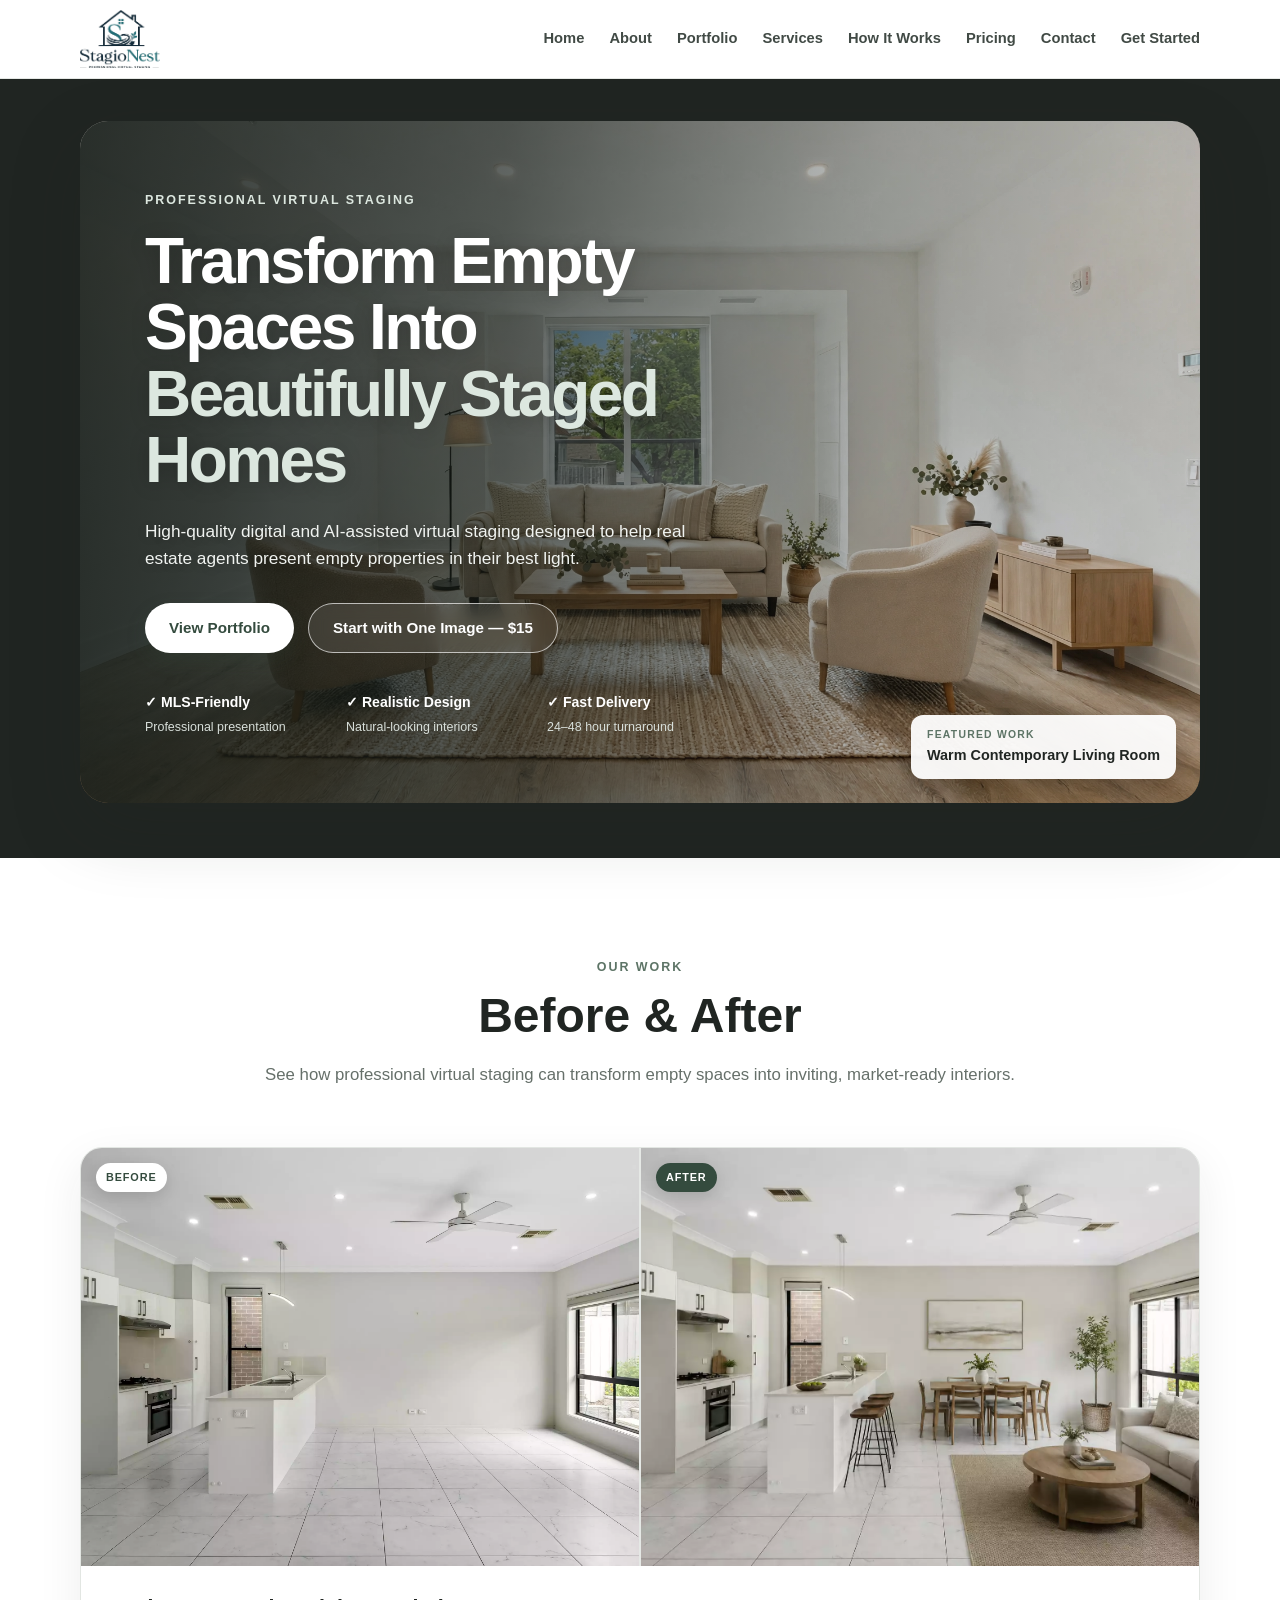
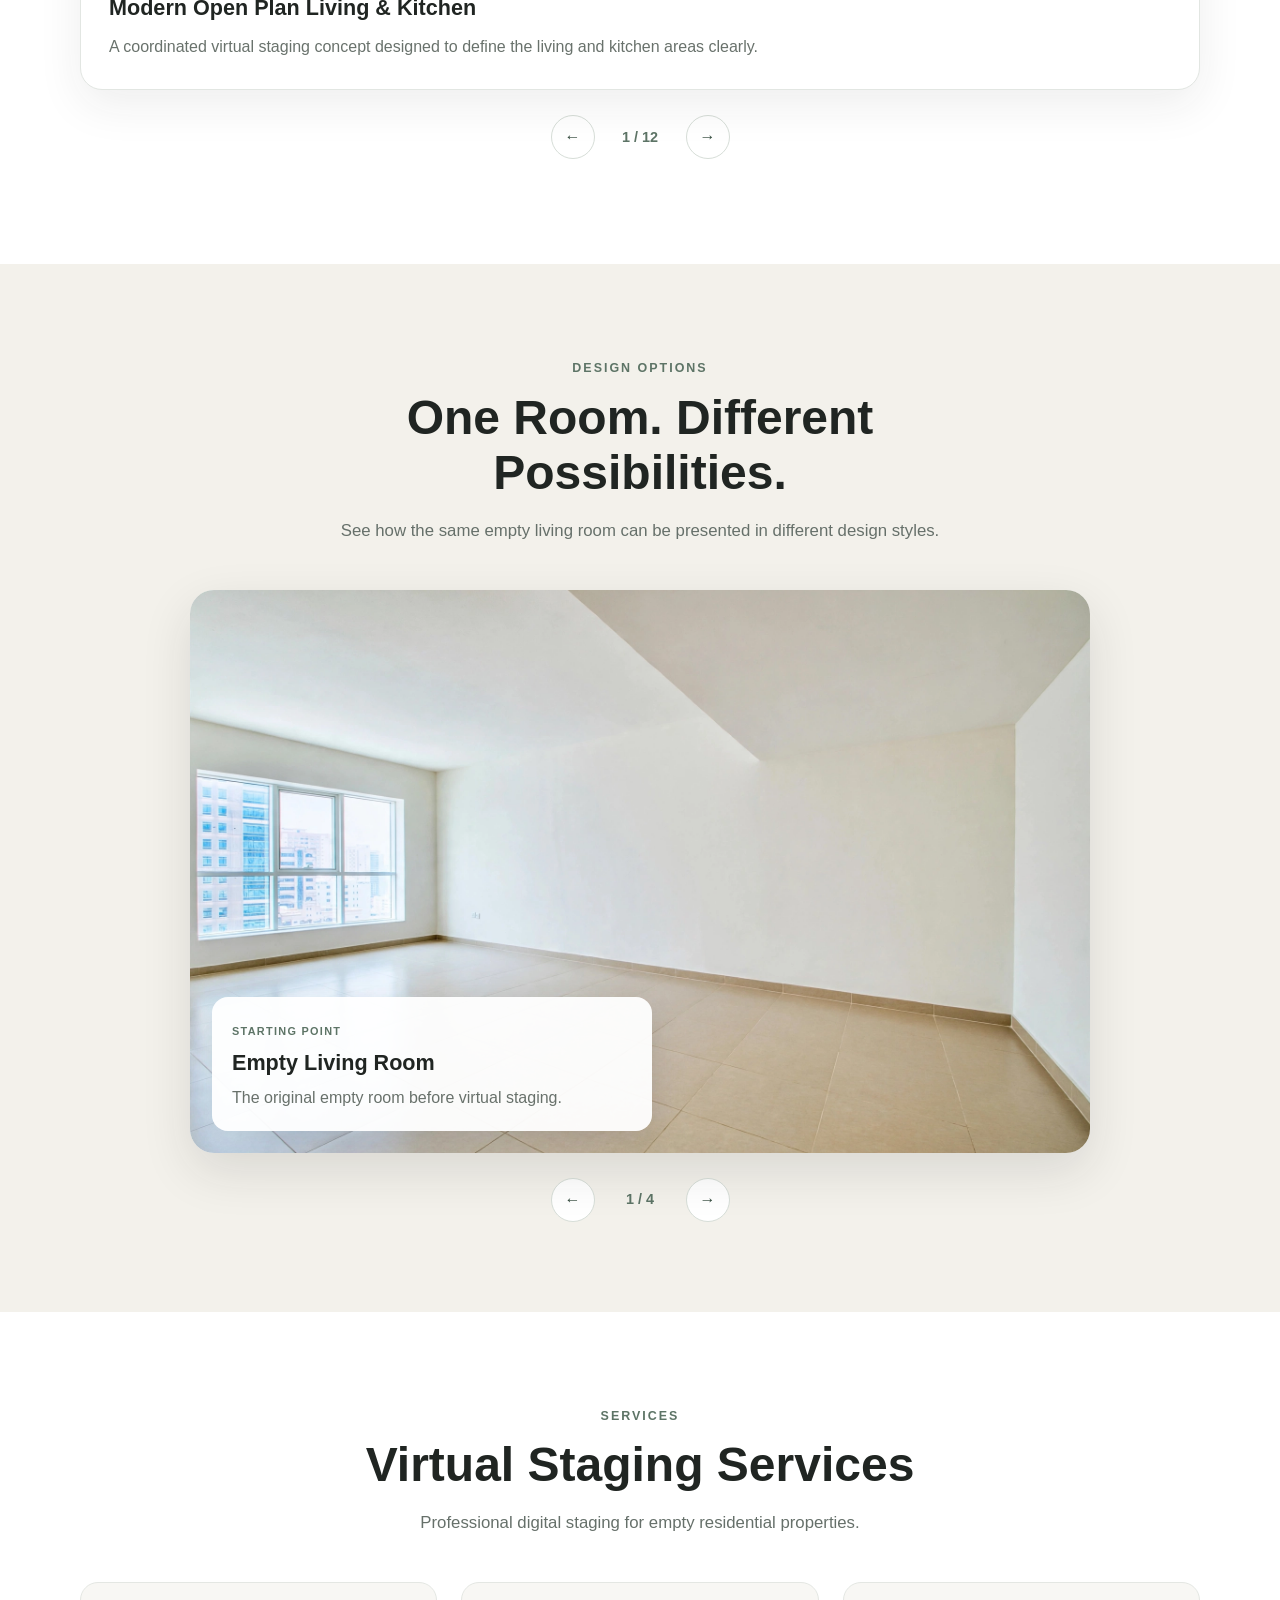
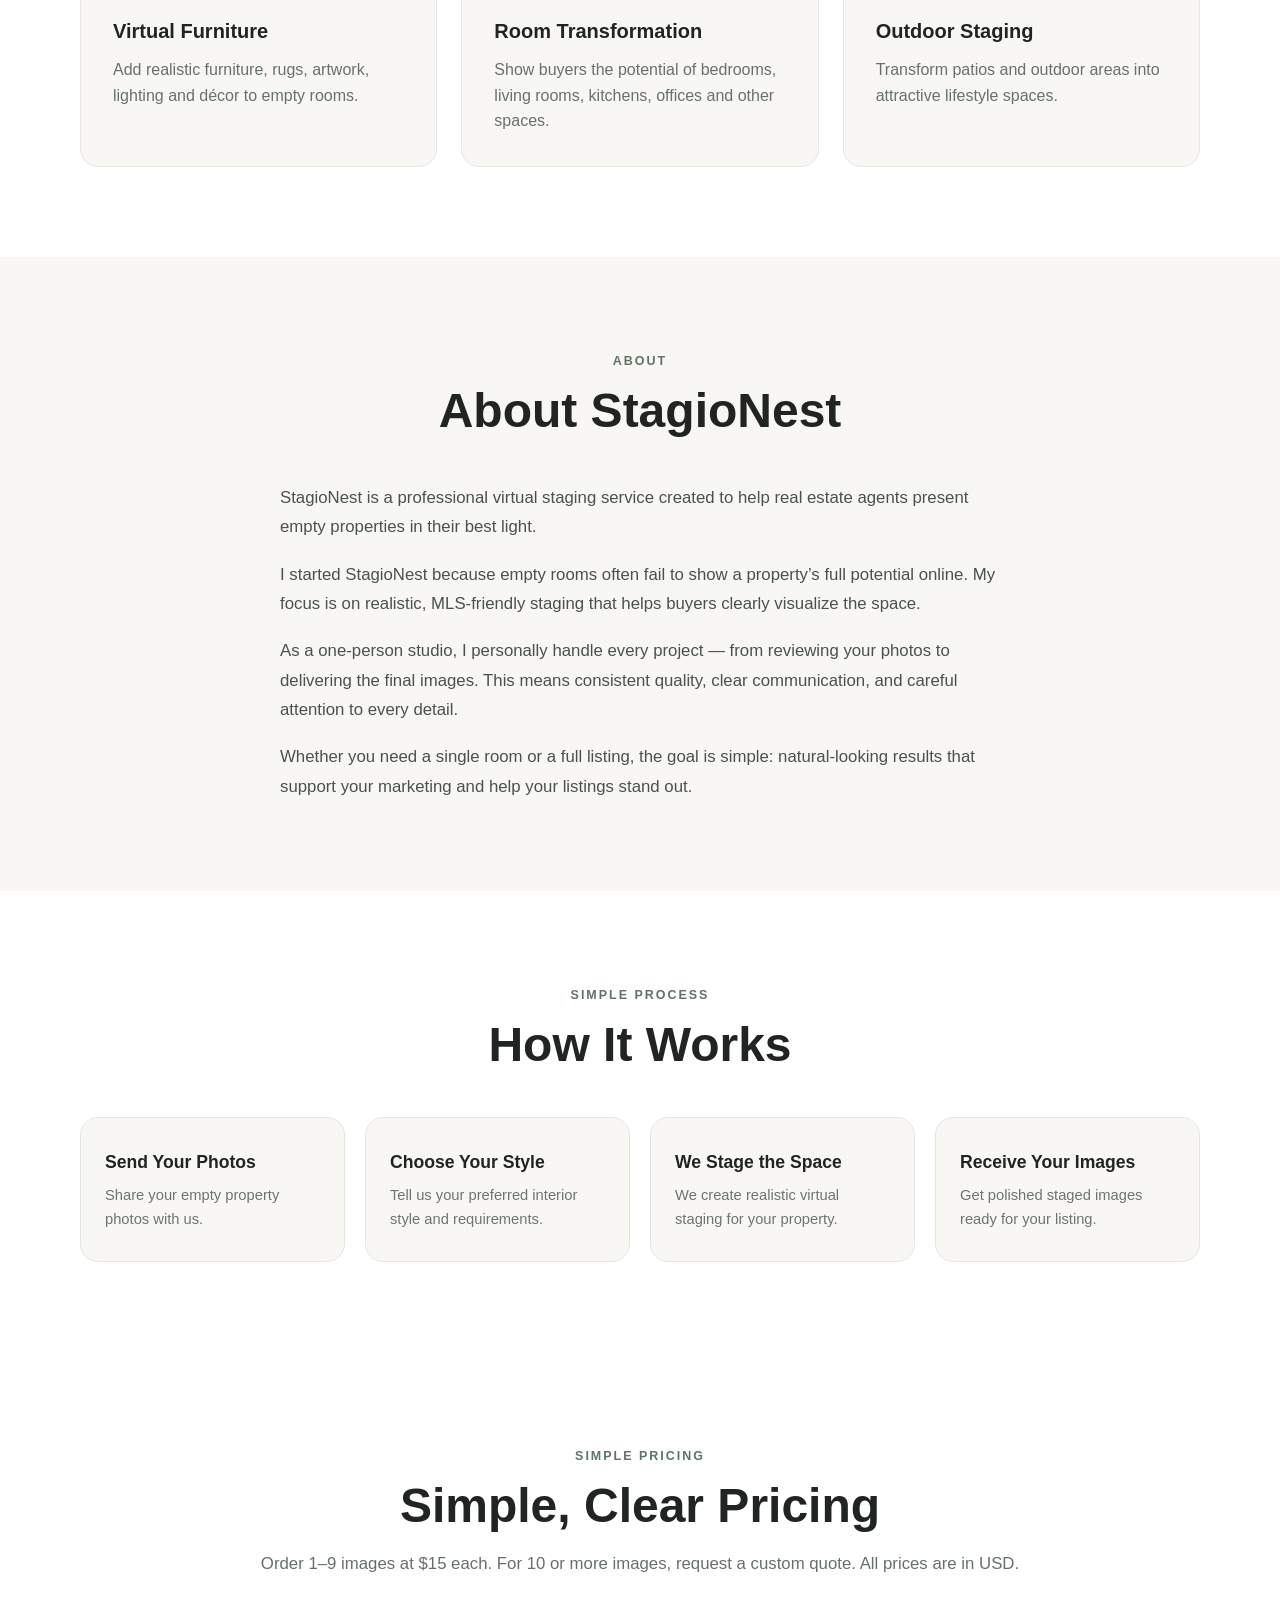
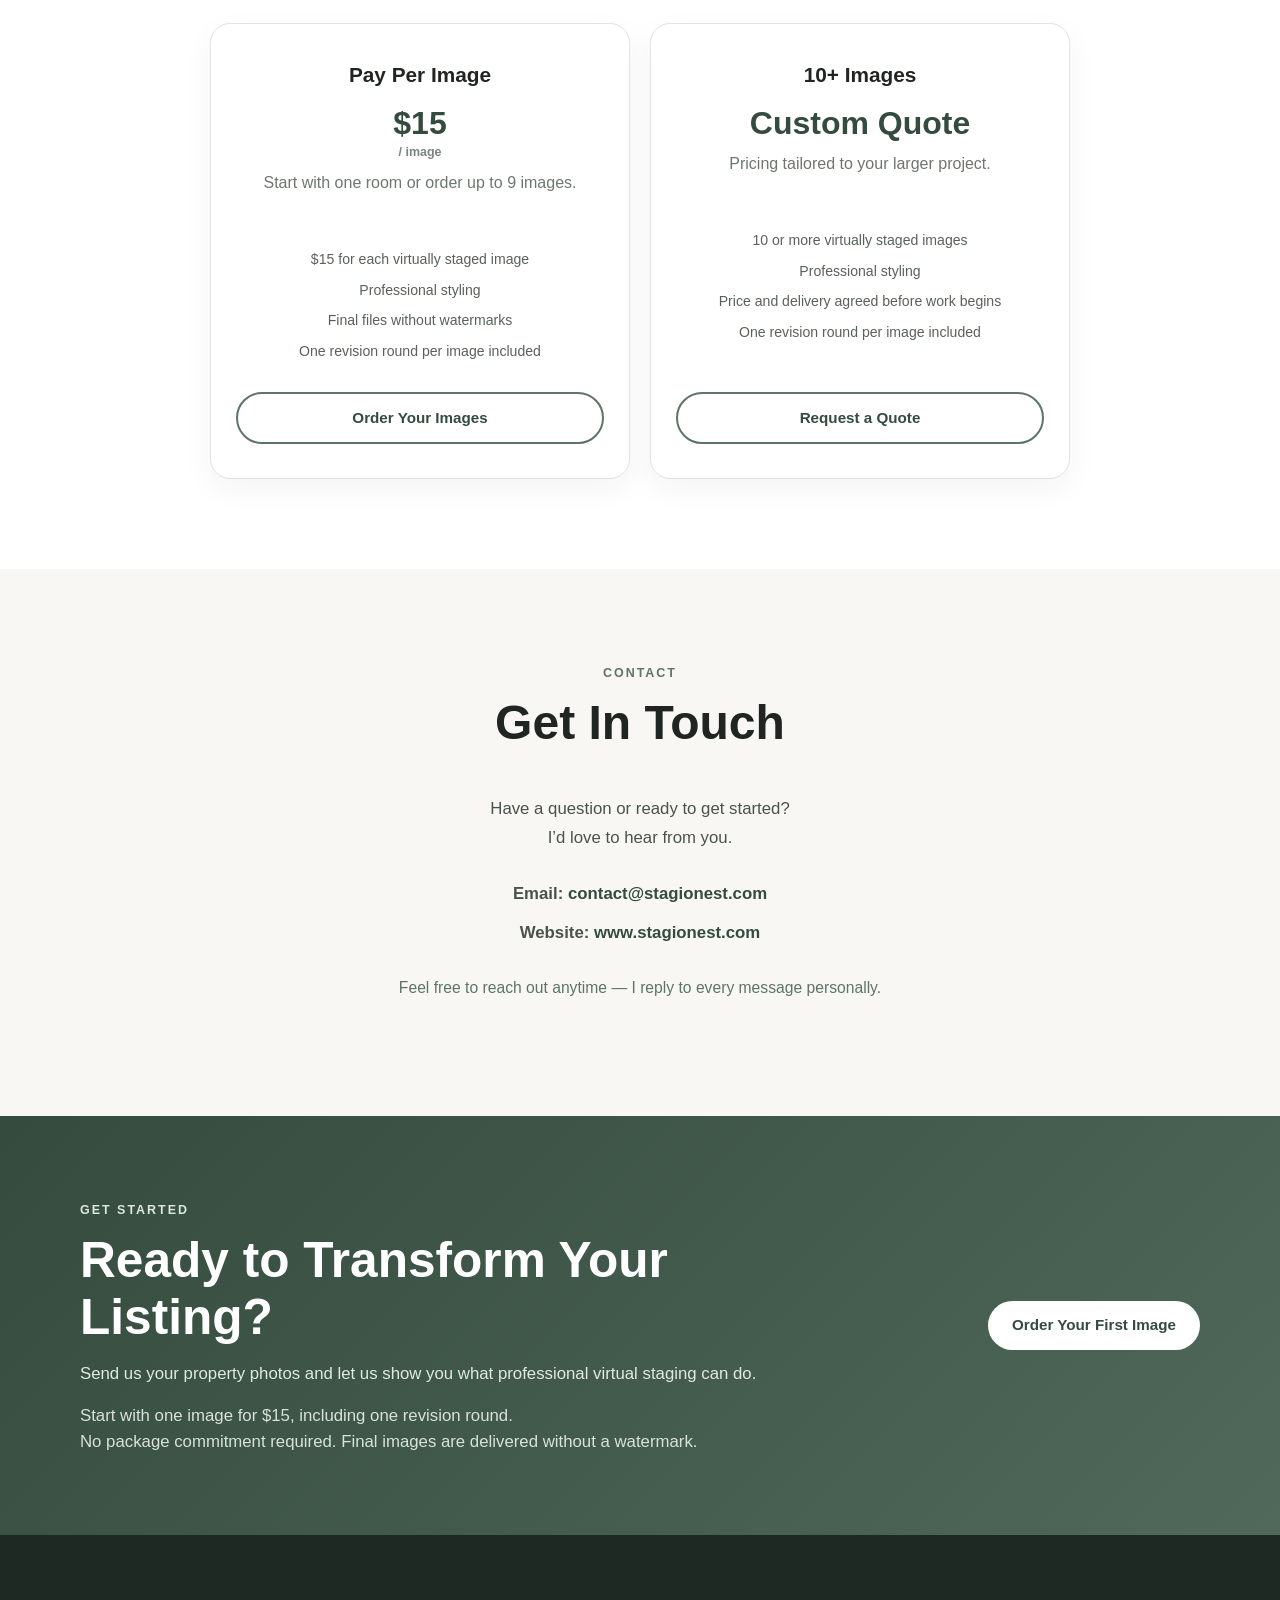
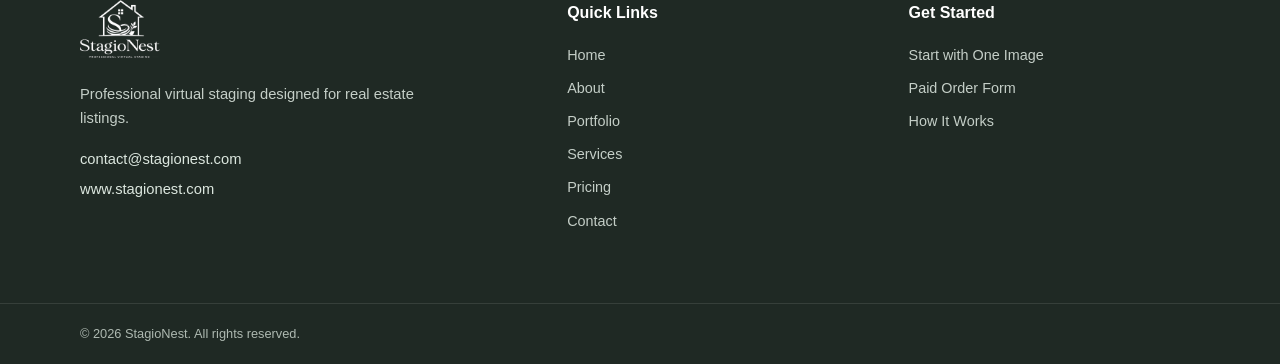
<file: Index.html>
<!DOCTYPE html>
<html lang="en">
<head>
  <meta charset="UTF-8">
  <meta name="viewport" content="width=device-width, initial-scale=1.0">

  <title>StagioNest | Professional Virtual Staging</title>

  <meta
    name="description"
    content="Professional virtual staging for real estate agents. Transform empty spaces into realistic, beautifully staged homes for MLS listings."
  >

  <meta
    name="keywords"
    content="virtual staging, real estate virtual staging, AI virtual staging, MLS virtual staging, real estate agents"
  >

  <link rel="stylesheet" href="CSS/style.css?v=final-20260913">
  <style>
    /* Two pricing options; retain the existing card styles. */
    #pricing .pricing-grid {
      display: grid;
      grid-template-columns: repeat(2, minmax(0, 1fr));
      max-width: 860px;
      margin-left: auto;
      margin-right: auto;
    }
    #pricing .pricing-card { grid-column: auto; min-width: 0; }
    @media (max-width: 640px) {
      #pricing .pricing-grid { grid-template-columns: minmax(0, 1fr); }
    }
  </style>
</head>

<body>

  <!-- ================= HEADER ================= -->

  <header class="site-header">
    <div class="container header-inner">

      <a href="#home" class="brand">
        <img
          src="Images/stagionest-header-green-logo.png"
          alt="StagioNest Professional Virtual Staging"
        >
      </a>

      <button
        class="menu-toggle"
        id="menuToggle"
        type="button"
        aria-label="Open navigation menu"
        aria-expanded="false"
      >
        ☰
      </button>

      <nav class="main-nav" id="mainNav">
        <a href="#home">Home</a>
        <a href="#about">About</a>
        <a href="#portfolio">Portfolio</a>
        <a href="#services">Services</a>
        <a href="#how-it-works">How It Works</a>
        <a href="#pricing">Pricing</a>
        <a href="#contact">Contact</a>
        <a href="#get-started">Get Started</a>
      </nav>

    </div>
  </header>


  <main>

    <!-- ================= HERO ================= -->

    <section class="hero" id="home">

      <div class="container hero-grid">

        <div class="hero-content">

          <span class="eyebrow">
            PROFESSIONAL VIRTUAL STAGING
          </span>

          <h1>
            Transform Empty Spaces Into
            <span>Beautifully Staged Homes</span>
          </h1>

          <p class="hero-text">
            High-quality digital and AI-assisted virtual staging designed
            to help real estate agents present empty properties in their
            best light.
          </p>

          <div class="hero-buttons">

            <a href="#portfolio" class="btn btn-primary">
              View Portfolio
            </a>

            <a href="https://forms.gle/goYeQssP6NCxRCtu6" class="btn btn-secondary" target="_blank" rel="noopener">
              Start with One Image — $15
            </a>

          </div>

          <div class="hero-features">

            <div class="hero-feature">
              <strong>✓ MLS-Friendly</strong>
              <span>Professional presentation</span>
            </div>

            <div class="hero-feature">
              <strong>✓ Realistic Design</strong>
              <span>Natural-looking interiors</span>
            </div>

            <div class="hero-feature">
              <strong>✓ Fast Delivery</strong>
              <span>24–48 hour turnaround</span>
            </div>

          </div>

        </div>


        <div class="hero-image-wrapper">

          <img
            src="Images/virtual-staging-warm-contemporary-modern-living-room-hero.webp"
            alt="Warm contemporary modern virtually staged living room"
            class="hero-image"
          >

          <div class="hero-overlay"></div>

          <div class="hero-image-label">
            <span>FEATURED WORK</span>
            <strong>Warm Contemporary Living Room</strong>
          </div>

        </div>

      </div>

    </section>


    <!-- ================= PORTFOLIO INTRO ================= -->

    <section class="section portfolio-intro" id="portfolio">

      <div class="container narrow text-center">

        <span class="section-label">
          OUR WORK
        </span>

        <h2>
          Before &amp; After
        </h2>

        <p>
          See how professional virtual staging can transform empty
          spaces into inviting, market-ready interiors.
        </p>

      </div>

    </section>


    <!-- ================= PORTFOLIO SLIDER ================= -->

    <section class="portfolio-section">

      <div class="container">

        <div class="portfolio-slider" id="portfolioSlider">

          <!-- PROJECT 1 -->
          <article class="portfolio-card">
            <div class="portfolio-images">

              <div class="portfolio-image">
                <span class="image-badge">BEFORE</span>
                <img
                  src="Images/empty-modern-open-plan-living-room-kitchen-before.webp"
                  alt="Empty modern open plan living room and kitchen before virtual staging"
                  loading="lazy"
                >
              </div>

              <div class="portfolio-image">
                <span class="image-badge after">AFTER</span>
                <img
                  src="Images/virtual-staging-modern-open-plan-living-room-kitchen-after.webp"
                  alt="Virtually staged modern open plan living room and kitchen"
                  loading="lazy"
                >
              </div>

            </div>

            <div class="portfolio-info">
              <h3>Modern Open Plan Living &amp; Kitchen</h3>
              <p>
                A coordinated virtual staging concept designed to
                define the living and kitchen areas clearly.
              </p>
            </div>
          </article>


          <!-- PROJECT 2 -->
          <article class="portfolio-card">
            <div class="portfolio-images">

              <div class="portfolio-image">
                <span class="image-badge">BEFORE</span>
                <img
                  src="Images/empty-open-concept-living-dining-room-modern-home-before.webp"
                  alt="Empty open concept living and dining room before virtual staging"
                  loading="lazy"
                >
              </div>

              <div class="portfolio-image">
                <span class="image-badge after">AFTER</span>
                <img
                  src="Images/virtual-staging-open-concept-living-dining-room-modern-home-after.webp"
                  alt="Virtually staged open concept living and dining room"
                  loading="lazy"
                >
              </div>

            </div>

            <div class="portfolio-info">
              <h3>Open Concept Living &amp; Dining</h3>
              <p>
                A balanced furniture arrangement showing buyers
                how the open space can function.
              </p>
            </div>
          </article>


          <!-- PROJECT 3 -->
          <article class="portfolio-card">
            <div class="portfolio-images">

              <div class="portfolio-image">
                <span class="image-badge">BEFORE</span>
                <img
                  src="Images/empty-covered-patio-real-estate-before.webp"
                  alt="Empty covered patio before virtual staging"
                  loading="lazy"
                >
              </div>

              <div class="portfolio-image">
                <span class="image-badge after">AFTER</span>
                <img
                  src="Images/virtual-staging-covered-patio-real-estate-after.webp"
                  alt="Virtually staged covered patio"
                  loading="lazy"
                >
              </div>

            </div>

            <div class="portfolio-info">
              <h3>Covered Outdoor Patio</h3>
              <p>
                An inviting outdoor living arrangement designed
                to highlight the property's lifestyle potential.
              </p>
            </div>
          </article>


          <!-- PROJECT 4 -->
          <article class="portfolio-card">
            <div class="portfolio-images">

              <div class="portfolio-image">
                <span class="image-badge">BEFORE</span>
                <img
                  src="Images/empty-open-concept-kitchen-living-room-before.webp"
                  alt="Empty open concept kitchen and living room before virtual staging"
                  loading="lazy"
                >
              </div>

              <div class="portfolio-image">
                <span class="image-badge after">AFTER</span>
                <img
                  src="Images/virtual-staging-open-concept-kitchen-living-room-after.webp"
                  alt="Virtually staged open concept kitchen and living room"
                  loading="lazy"
                >
              </div>

            </div>

            <div class="portfolio-info">
              <h3>Open Concept Kitchen &amp; Living Room</h3>
              <p>
                Functional furniture placement that gives an empty
                open-plan property more visual purpose.
              </p>
            </div>
          </article>


          <!-- PROJECT 5 -->
          <article class="portfolio-card">
            <div class="portfolio-images">

              <div class="portfolio-image">
                <span class="image-badge">BEFORE</span>
                <img
                  src="Images/empty-mid-century-modern-living-room-before.webp"
                  alt="Empty mid century modern living room before virtual staging"
                  loading="lazy"
                >
              </div>

              <div class="portfolio-image">
                <span class="image-badge after">AFTER</span>
                <img
                  src="Images/virtual-staging-mid-century-modern-living-room-after.webp"
                  alt="Virtually staged mid century modern living room"
                  loading="lazy"
                >
              </div>

            </div>

            <div class="portfolio-info">
              <h3>Mid-Century Modern Living Room</h3>
              <p>
                Warm wood tones and timeless furniture create an
                inviting real-estate presentation.
              </p>
            </div>
          </article>


          <!-- PROJECT 6 -->
          <article class="portfolio-card">
            <div class="portfolio-images">

              <div class="portfolio-image">
                <span class="image-badge">BEFORE</span>
                <img
                  src="Images/empty-warm-contemporary-modern-living-room-before.webp"
                  alt="Empty warm contemporary modern living room before virtual staging"
                  loading="lazy"
                >
              </div>

              <div class="portfolio-image">
                <span class="image-badge after">AFTER</span>
                <img
                  src="Images/virtual-staging-warm-contemporary-modern-living-room-after.webp"
                  alt="Virtually staged warm contemporary modern living room"
                  loading="lazy"
                >
              </div>

            </div>

            <div class="portfolio-info">
              <h3>Warm Contemporary Living Room</h3>
              <p>
                Soft neutral furnishings and contemporary styling
                create a polished listing presentation.
              </p>
            </div>
          </article>


          <!-- PROJECT 7 -->
          <article class="portfolio-card">
            <div class="portfolio-images">

              <div class="portfolio-image">
                <span class="image-badge">BEFORE</span>
                <img
                  src="Images/empty-modern-organic-bedroom-before.webp"
                  alt="Empty modern organic bedroom before virtual staging"
                  loading="lazy"
                >
              </div>

              <div class="portfolio-image">
                <span class="image-badge after">AFTER</span>
                <img
                  src="Images/virtual-staging-modern-organic-bedroom-after.webp"
                  alt="Virtually staged modern organic bedroom"
                  loading="lazy"
                >
              </div>

            </div>

            <div class="portfolio-info">
              <h3>Modern Organic Bedroom</h3>
              <p>
                Natural textures, warm neutrals and simple furnishings
                create a comfortable bedroom concept.
              </p>
            </div>
          </article>


          <!-- PROJECT 8 -->
          <article class="portfolio-card">
            <div class="portfolio-images">

              <div class="portfolio-image">
                <span class="image-badge">BEFORE</span>
                <img
                  src="Images/empty-warm-contemporary-primary-bedroom-before.webp"
                  alt="Empty warm contemporary primary bedroom before virtual staging"
                  loading="lazy"
                >
              </div>

              <div class="portfolio-image">
                <span class="image-badge after">AFTER</span>
                <img
                  src="Images/virtual-staging-warm-contemporary-primary-bedroom-after.webp"
                  alt="Virtually staged warm contemporary primary bedroom"
                  loading="lazy"
                >
              </div>

            </div>

            <div class="portfolio-info">
              <h3>Warm Contemporary Primary Bedroom</h3>
              <p>
                A calm, sophisticated bedroom design suitable for
                residential real-estate listings.
              </p>
            </div>
          </article>


          <!-- PROJECT 9 -->
          <article class="portfolio-card">
            <div class="portfolio-images">

              <div class="portfolio-image">
                <span class="image-badge">BEFORE</span>
                <img
                  src="Images/empty-modern-bedroom-with-balcony-before.webp"
                  alt="Empty modern bedroom with balcony before virtual staging"
                  loading="lazy"
                >
              </div>

              <div class="portfolio-image">
                <span class="image-badge after">AFTER</span>
                <img
                  src="Images/virtual-staging-modern-bedroom-with-balcony-after.webp"
                  alt="Virtually staged modern bedroom with balcony"
                  loading="lazy"
                >
              </div>

            </div>

            <div class="portfolio-info">
              <h3>Modern Bedroom With Balcony</h3>
              <p>
                A clean bedroom arrangement that helps buyers
                visualize the available living space.
              </p>
            </div>
          </article>


          <!-- PROJECT 10 -->
          <article class="portfolio-card">
            <div class="portfolio-images">

              <div class="portfolio-image">
                <span class="image-badge">BEFORE</span>
                <img
                  src="Images/empty-modern-organic-living-room-before.webp"
                  alt="Empty modern organic living room before virtual staging"
                  loading="lazy"
                >
              </div>

              <div class="portfolio-image">
                <span class="image-badge after">AFTER</span>
                <img
                  src="Images/virtual-staging-modern-organic-living-room-after.webp"
                  alt="Virtually staged modern organic living room"
                  loading="lazy"
                >
              </div>

            </div>

            <div class="portfolio-info">
              <h3>Modern Organic Living Room</h3>
              <p>
                Warm natural styling designed to give an empty room
                a welcoming and contemporary feel.
              </p>
            </div>
          </article>


          <!-- PROJECT 11 -->
          <article class="portfolio-card">
            <div class="portfolio-images">

              <div class="portfolio-image">
                <span class="image-badge">BEFORE</span>
                <img
                  src="Images/empty-modern-flex-room-real-estate-before.webp"
                  alt="Empty modern flex room before virtual staging"
                  loading="lazy"
                >
              </div>

              <div class="portfolio-image">
                <span class="image-badge after">AFTER</span>
                <img
                  src="Images/virtual-staging-modern-flex-room-real-estate-after.webp"
                  alt="Virtually staged modern flex room"
                  loading="lazy"
                >
              </div>

            </div>

            <div class="portfolio-info">
              <h3>Modern Flex Room</h3>
              <p>
                A flexible room concept showing how an unused space
                can serve a practical purpose.
              </p>
            </div>
          </article>


          <!-- PROJECT 12 -->
          <article class="portfolio-card">
            <div class="portfolio-images">

              <div class="portfolio-image">
                <span class="image-badge">BEFORE</span>
                <img
                  src="Images/empty-modern-home-office-us-real-estate-before.webp"
                  alt="Empty modern home office before virtual staging"
                  loading="lazy"
                >
              </div>

              <div class="portfolio-image">
                <span class="image-badge after">AFTER</span>
                <img
                  src="Images/virtual-staging-modern-home-office-us-real-estate-after.webp"
                  alt="Virtually staged modern home office"
                  loading="lazy"
                >
              </div>

            </div>

            <div class="portfolio-info">
              <h3>Modern Home Office</h3>
              <p>
                A practical home-office setup designed for modern
                residential property listings.
              </p>
            </div>
          </article>

        </div>


        <div class="slider-controls">

          <button
            class="slider-btn"
            id="prevProject"
            type="button"
            aria-label="Previous project"
          >
            ←
          </button>

          <span id="sliderCounter">1 / 12</span>

          <button
            class="slider-btn"
            id="nextProject"
            type="button"
            aria-label="Next project"
          >
            →
          </button>

        </div>

      </div>

    </section>


    <!-- ================= DESIGN STYLES ================= -->

    <section class="section styles-section">

      <div class="container">

        <div class="section-heading text-center">

          <span class="section-label">
            DESIGN OPTIONS
          </span>

          <h2>
            One Room. Different Possibilities.
          </h2>

          <p>
            See how the same empty living room can be presented
            in different design styles.
          </p>

        </div>


        <div class="style-showcase">

          <div class="style-slide active">
            <img
              src="Images/empty-mid-century-modern-living-room-before.webp"
              alt="Empty mid century modern living room before styling"
              loading="lazy"
            >

            <div class="style-caption">
              <span>STARTING POINT</span>
              <h3>Empty Living Room</h3>
              <p>The original empty room before virtual staging.</p>
            </div>
          </div>


          <div class="style-slide">
            <img
              src="Images/organic-modern-living-room.webp"
              alt="Organic modern living room style"
              loading="lazy"
            >

            <div class="style-caption">
              <span>ORGANIC MODERN</span>
              <h3>Organic Modern</h3>
              <p>Warm neutrals, natural textures and contemporary furniture.</p>
            </div>
          </div>


          <div class="style-slide">
            <img
              src="Images/scandinavian-living-room.webp"
              alt="Scandinavian living room style"
              loading="lazy"
            >

            <div class="style-caption">
              <span>SCANDINAVIAN</span>
              <h3>Scandinavian</h3>
              <p>Light tones, simple forms and comfortable modern styling.</p>
            </div>
          </div>


          <div class="style-slide">
            <img
              src="Images/minimalist-city-living-room.webp"
              alt="Minimalist city living room style"
              loading="lazy"
            >

            <div class="style-caption">
              <span>MINIMALIST CITY</span>
              <h3>Minimalist City</h3>
              <p>Clean lines, sophisticated furniture and uncluttered design.</p>
            </div>
          </div>

        </div>


        <div class="style-controls">

          <button
            class="slider-btn"
            id="prevStyle"
            type="button"
            aria-label="Previous design style"
          >
            ←
          </button>

          <span id="styleCounter">1 / 4</span>

          <button
            class="slider-btn"
            id="nextStyle"
            type="button"
            aria-label="Next design style"
          >
            →
          </button>

        </div>

      </div>

    </section>


    <!-- ================= SERVICES ================= -->

    <section class="section services-section" id="services">

      <div class="container">

        <div class="section-heading text-center">

          <span class="section-label">SERVICES</span>

          <h2>Virtual Staging Services</h2>

          <p>
            Professional digital staging for empty residential properties.
          </p>

        </div>


        <div class="service-grid">

          <div class="service-card">
            <h3>Virtual Furniture</h3>
            <p>
              Add realistic furniture, rugs, artwork, lighting and
              décor to empty rooms.
            </p>
          </div>


          <div class="service-card">
            <h3>Room Transformation</h3>
            <p>
              Show buyers the potential of bedrooms, living rooms,
              kitchens, offices and other spaces.
            </p>
          </div>


          <div class="service-card">
            <h3>Outdoor Staging</h3>
            <p>
              Transform patios and outdoor areas into attractive
              lifestyle spaces.
            </p>
          </div>

        </div>

      </div>

    </section>


    <!-- ================= ABOUT ================= -->

    <section class="section about-section" id="about">

      <div class="container narrow">

        <div class="section-heading text-center">
          <span class="section-label">ABOUT</span>
          <h2>About StagioNest</h2>
        </div>

        <div class="about-content">
          <p>
            StagioNest is a professional virtual staging service created to help real estate agents present empty properties in their best light.
          </p>

          <p>
            I started StagioNest because empty rooms often fail to show a property’s full potential online. My focus is on realistic, MLS-friendly staging that helps buyers clearly visualize the space.
          </p>

          <p>
            As a one-person studio, I personally handle every project — from reviewing your photos to delivering the final images. This means consistent quality, clear communication, and careful attention to every detail.
          </p>

          <p>
            Whether you need a single room or a full listing, the goal is simple: natural-looking results that support your marketing and help your listings stand out.
          </p>
        </div>

      </div>

    </section>


    <!-- ================= HOW IT WORKS ================= -->

    <section class="section process-section" id="how-it-works">

      <div class="container">

        <div class="section-heading text-center">

          <span class="section-label">SIMPLE PROCESS</span>

          <h2>How It Works</h2>

        </div>


        <div class="process-grid">

          <div class="process-step">
            <h3>Send Your Photos</h3>
            <p>Share your empty property photos with us.</p>
          </div>

          <div class="process-step">
            <h3>Choose Your Style</h3>
            <p>Tell us your preferred interior style and requirements.</p>
          </div>

          <div class="process-step">
            <h3>We Stage the Space</h3>
            <p>We create realistic virtual staging for your property.</p>
          </div>

          <div class="process-step">
            <h3>Receive Your Images</h3>
            <p>Get polished staged images ready for your listing.</p>
          </div>

        </div>

      </div>

    </section>


    <!-- ================= PRICING ================= -->
    <section class="section pricing-section" id="pricing">
      <div class="container">
        <div class="section-heading text-center">
          <span class="section-label">SIMPLE PRICING</span>
          <h2>Simple, Clear Pricing</h2>
          <p>Order 1–9 images at $15 each. For 10 or more images, request a custom quote. All prices are in USD.</p>
        </div>
        <div class="pricing-grid">
          <div class="pricing-card">
            <h3>Pay Per Image</h3>
            <div class="price">$15 <span>/ image</span></div>
            <p>Start with one room or order up to 9 images.</p>
            <ul>
              <li>$15 for each virtually staged image</li>
              <li>Professional styling</li>
              <li>Final files without watermarks</li>
              <li>One revision round per image included</li>
            </ul>
            <a href="https://forms.gle/goYeQssP6NCxRCtu6" class="btn btn-outline-green" target="_blank" rel="noopener">Order Your Images</a>
          </div>
          <div class="pricing-card custom-pricing-card">
            <h3>10+ Images</h3>
            <div class="price custom-price">Custom Quote</div>
            <p>Pricing tailored to your larger project.</p>
            <ul>
              <li>10 or more virtually staged images</li>
              <li>Professional styling</li>
              <li>Price and delivery agreed before work begins</li>
              <li>One revision round per image included</li>
            </ul>
            <a href="mailto:contact@stagionest.com?subject=Custom%20Quote%20for%2010%2B%20Images" class="btn btn-outline-green">Request a Quote</a>
          </div>
        </div>
      </div>
    </section>


    <!-- ================= CONTACT ================= -->

    <section class="section contact-section" id="contact">

      <div class="container narrow text-center">

        <div class="section-heading">
          <span class="section-label">CONTACT</span>
          <h2>Get In Touch</h2>
        </div>

        <div class="contact-content">
          <p>
            Have a question or ready to get started?<br>
            I’d love to hear from you.
          </p>

          <div class="contact-details">
            <p>
              <strong>Email:</strong>
              <a href="mailto:contact@stagionest.com">contact@stagionest.com</a>
            </p>
            <p>
              <strong>Website:</strong>
              <a href="https://www.stagionest.com" target="_blank" rel="noopener">www.stagionest.com</a>
            </p>
          </div>

          <p class="contact-note">
            Feel free to reach out anytime — I reply to every message personally.
          </p>
        </div>

      </div>

    </section>


    <!-- ================= CTA ================= -->

    <section class="cta-section" id="get-started">

      <div class="container cta-inner">

        <div class="cta-content">

          <span class="section-label">GET STARTED</span>

          <h2>Ready to Transform Your Listing?</h2>

          <p>
            Send us your property photos and let us show you what
            professional virtual staging can do.
          </p>

          <p class="sample-note">
            Start with one image for $15, including one revision round.<br>
            No package commitment required. Final images are delivered without a watermark.
          </p>

        </div>

        <a href="https://forms.gle/goYeQssP6NCxRCtu6" class="btn btn-light" target="_blank" rel="noopener">
          Order Your First Image
        </a>

      </div>

    </section>

  </main>


  <!-- ================= FOOTER ================= -->

  <footer class="site-footer">

    <div class="container footer-grid">

      <div class="footer-brand">

        <div class="footer-logo-box">
          <img
            src="Images/stagionest-footer-white-transparent-logo.png"
            alt="StagioNest Professional Virtual Staging"
            class="footer-logo"
          >
        </div>

        <p>
          Professional virtual staging designed for real estate listings.
        </p>

        <div class="footer-contact">
          <p>
            <a href="mailto:contact@stagionest.com">contact@stagionest.com</a>
          </p>
          <p>
            <a href="https://www.stagionest.com" target="_blank" rel="noopener">www.stagionest.com</a>
          </p>
        </div>

      </div>


      <div class="footer-links">

        <h3>Quick Links</h3>

        <a href="#home">Home</a>
        <a href="#about">About</a>
        <a href="#portfolio">Portfolio</a>
        <a href="#services">Services</a>
        <a href="#pricing">Pricing</a>
        <a href="#contact">Contact</a>

      </div>


      <div class="footer-links">

        <h3>Get Started</h3>

        <a href="https://forms.gle/goYeQssP6NCxRCtu6" target="_blank" rel="noopener">Start with One Image</a>
        <a href="https://forms.gle/goYeQssP6NCxRCtu6" target="_blank" rel="noopener">
          Paid Order Form
        </a>
        <a href="#how-it-works">How It Works</a>

      </div>

    </div>


    <div class="footer-bottom">

      <div class="container">

        <p>
          © <span id="year"></span> StagioNest. All rights reserved.
        </p>

      </div>

    </div>

  </footer>


  <script src="JS/script.js?v=final-20260913" defer></script>

</body>
</html>
</file>
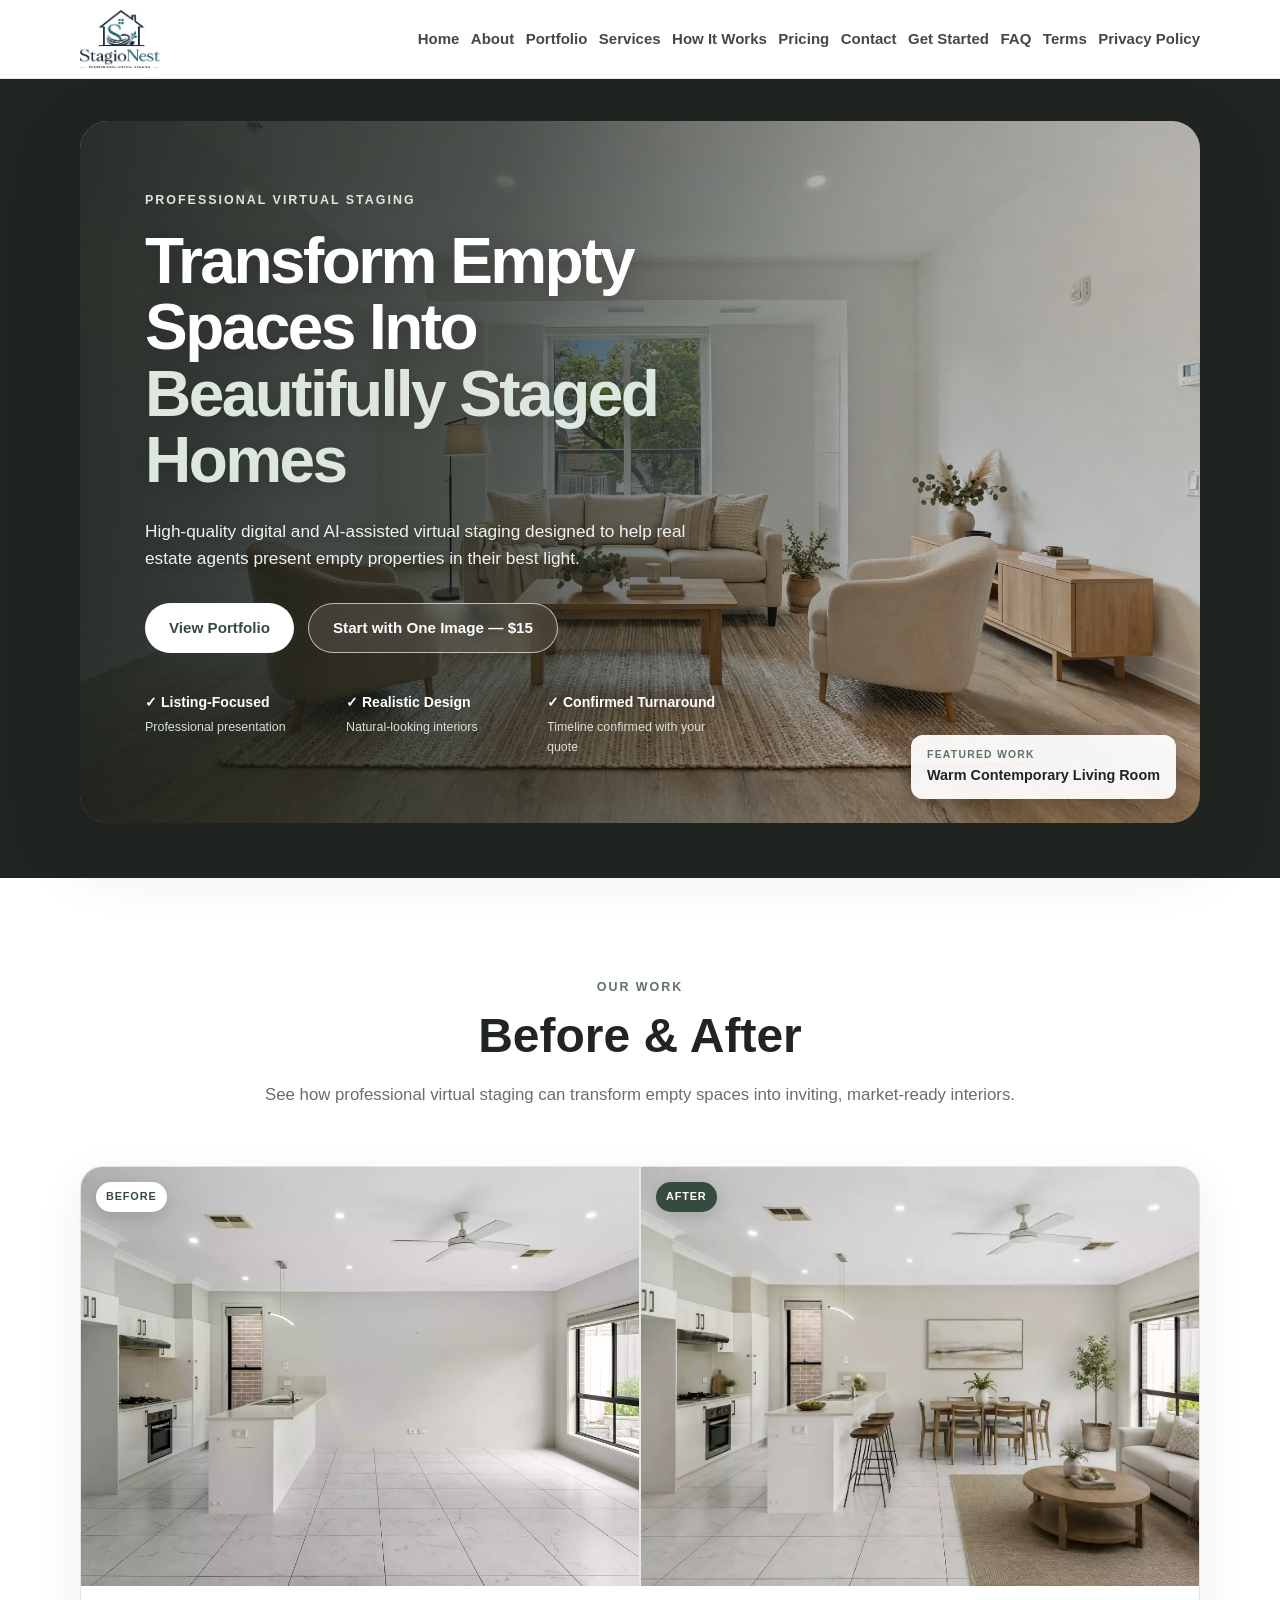
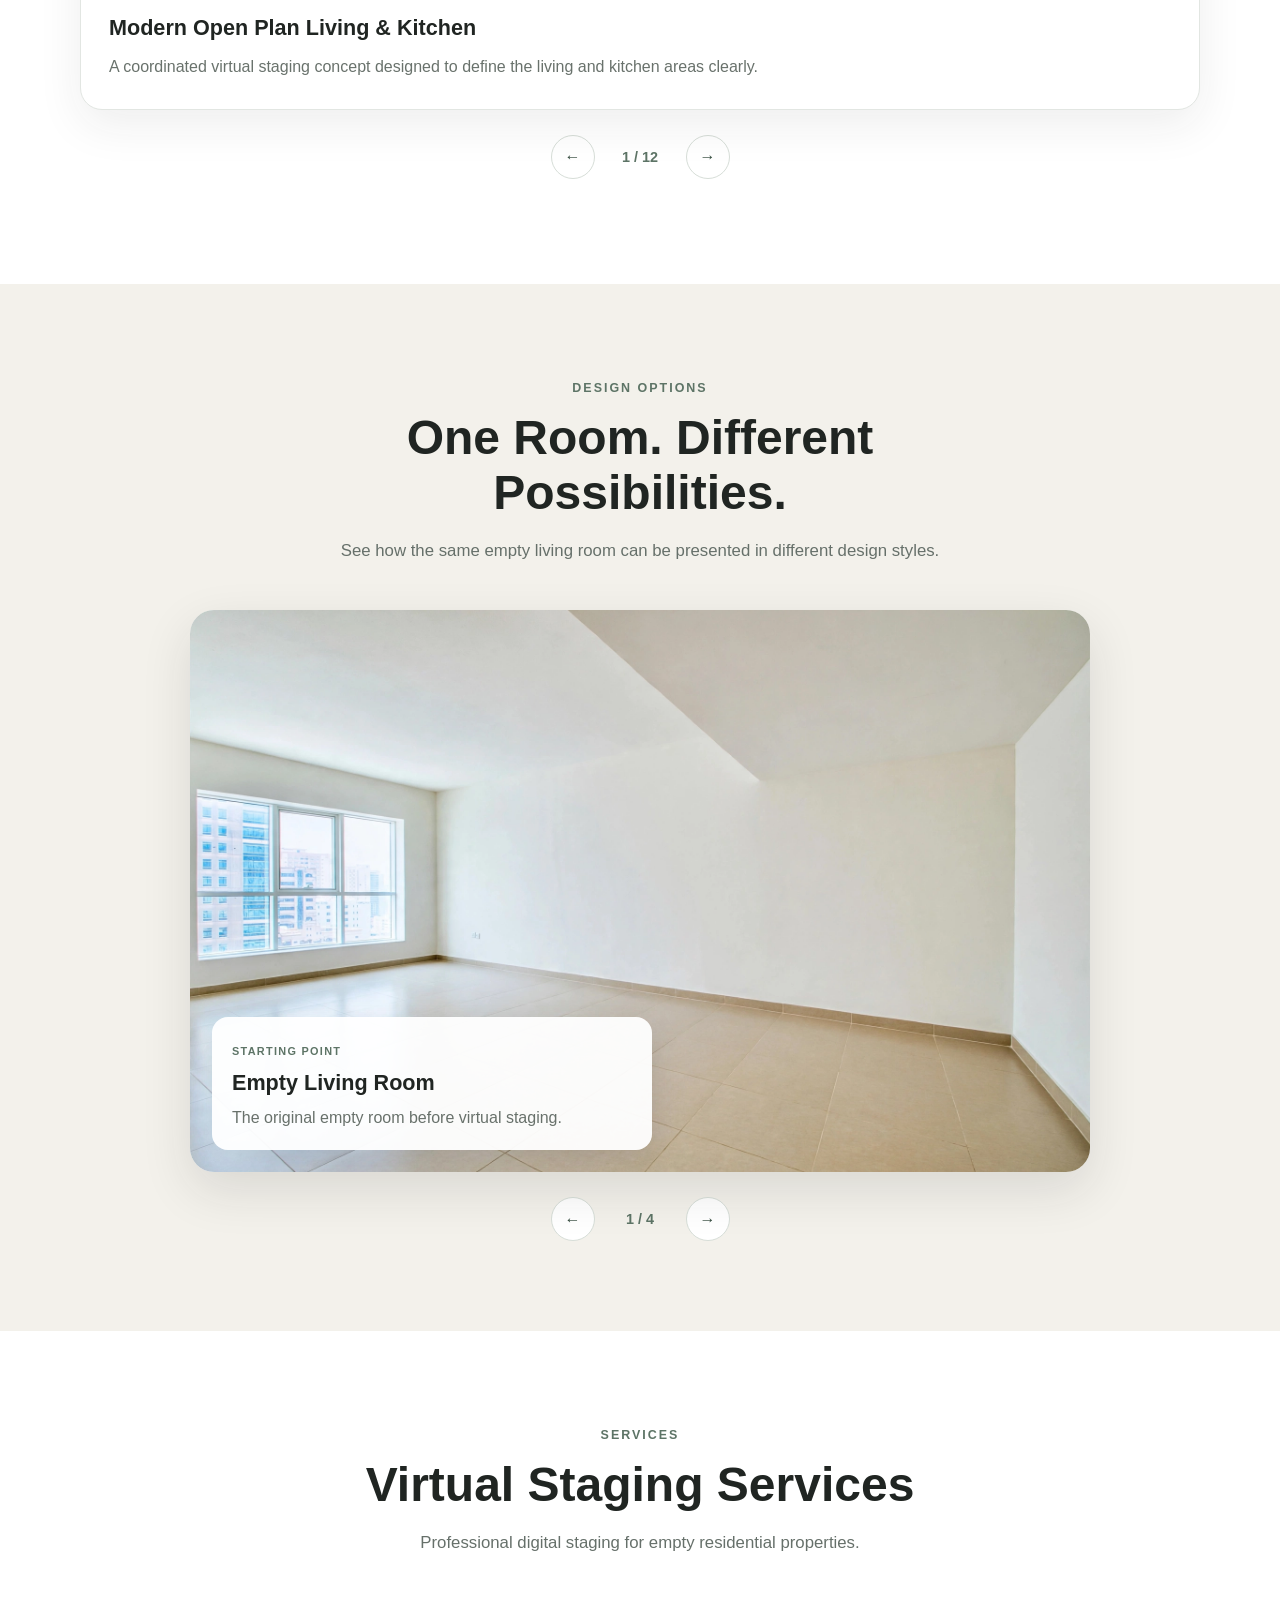
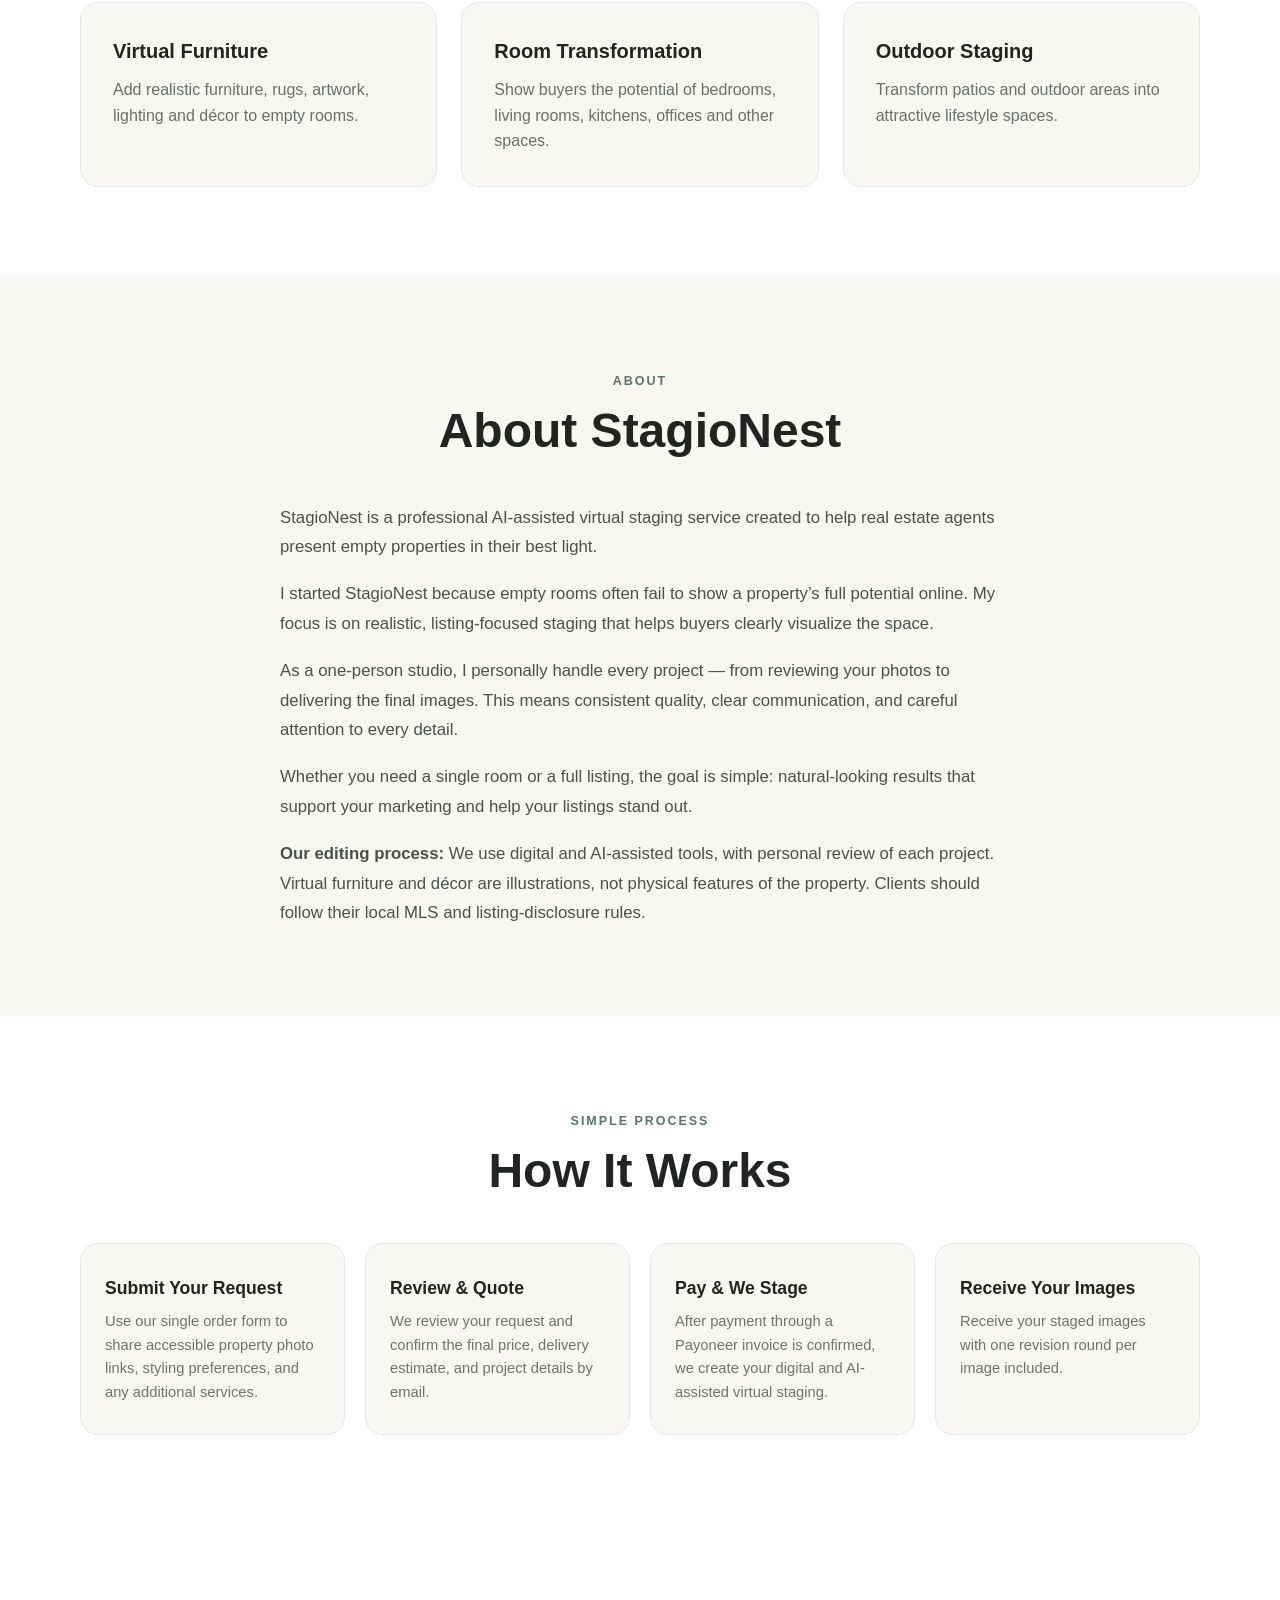
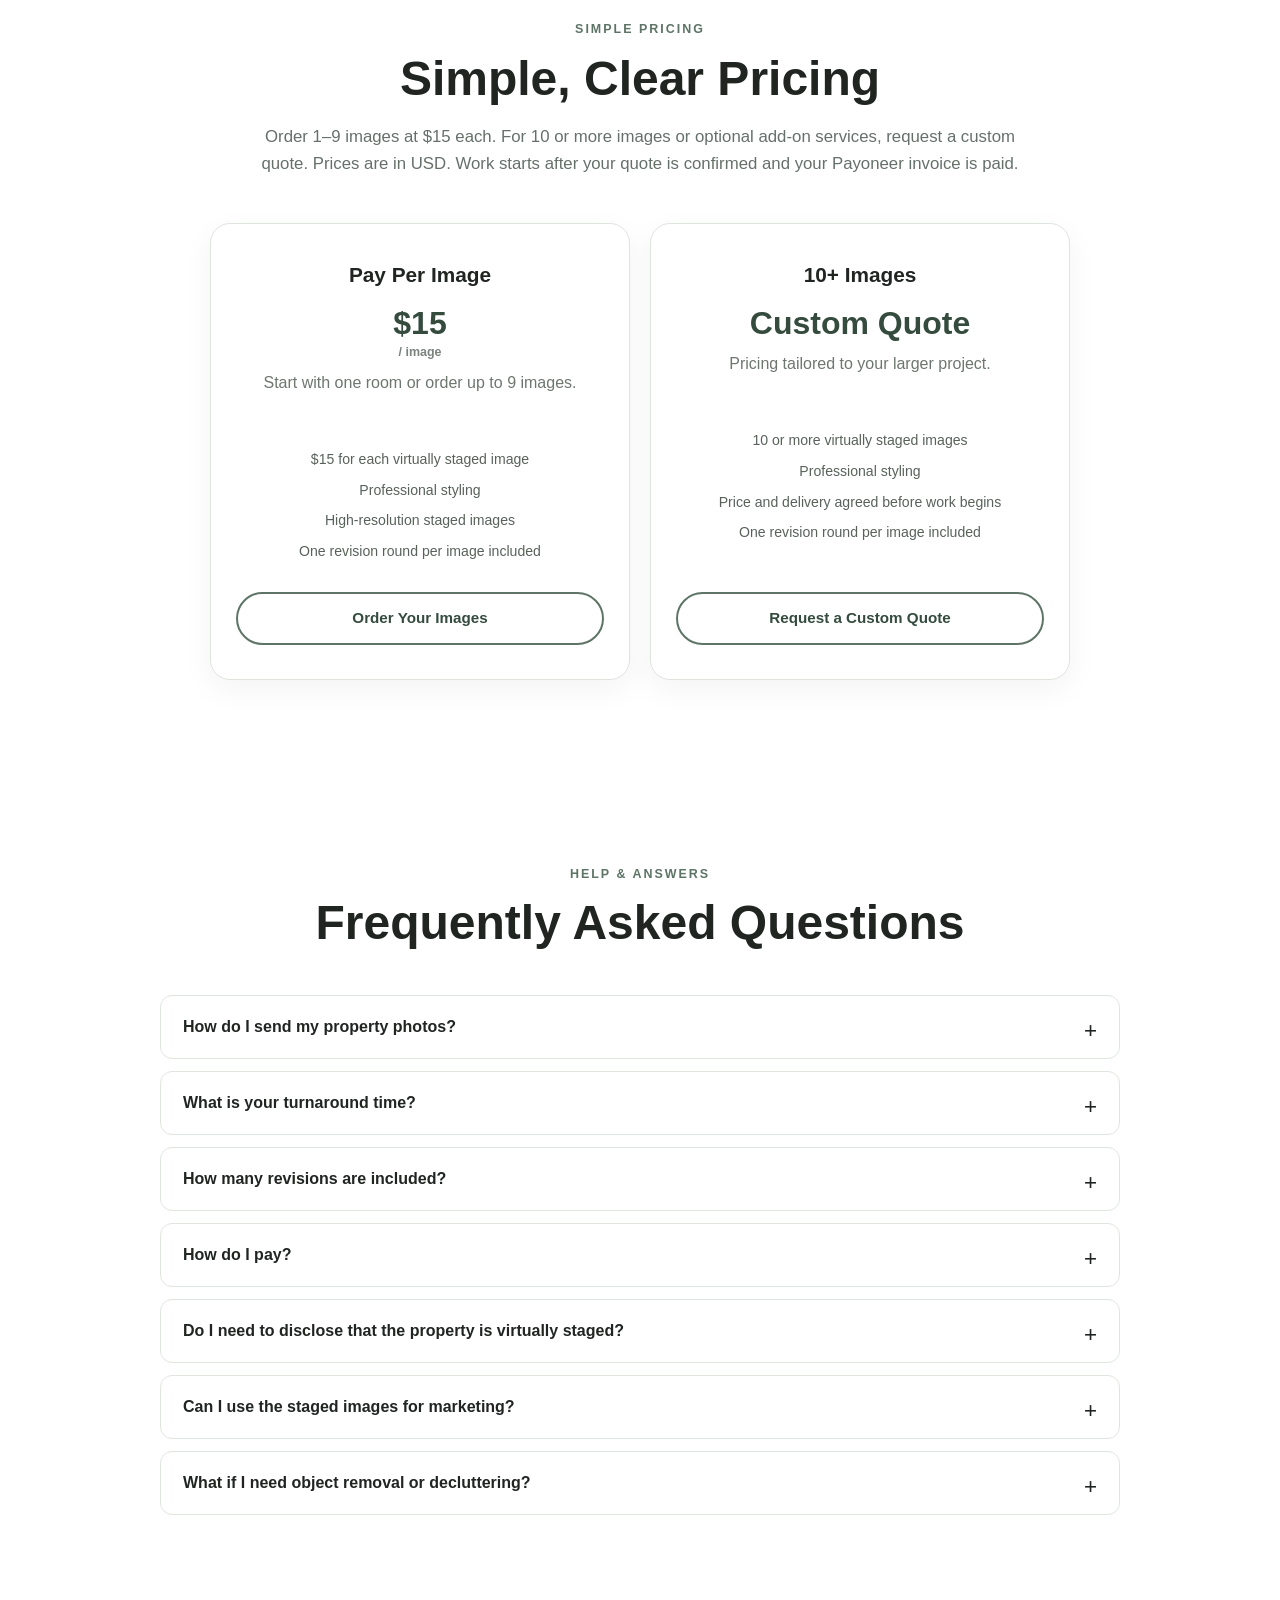
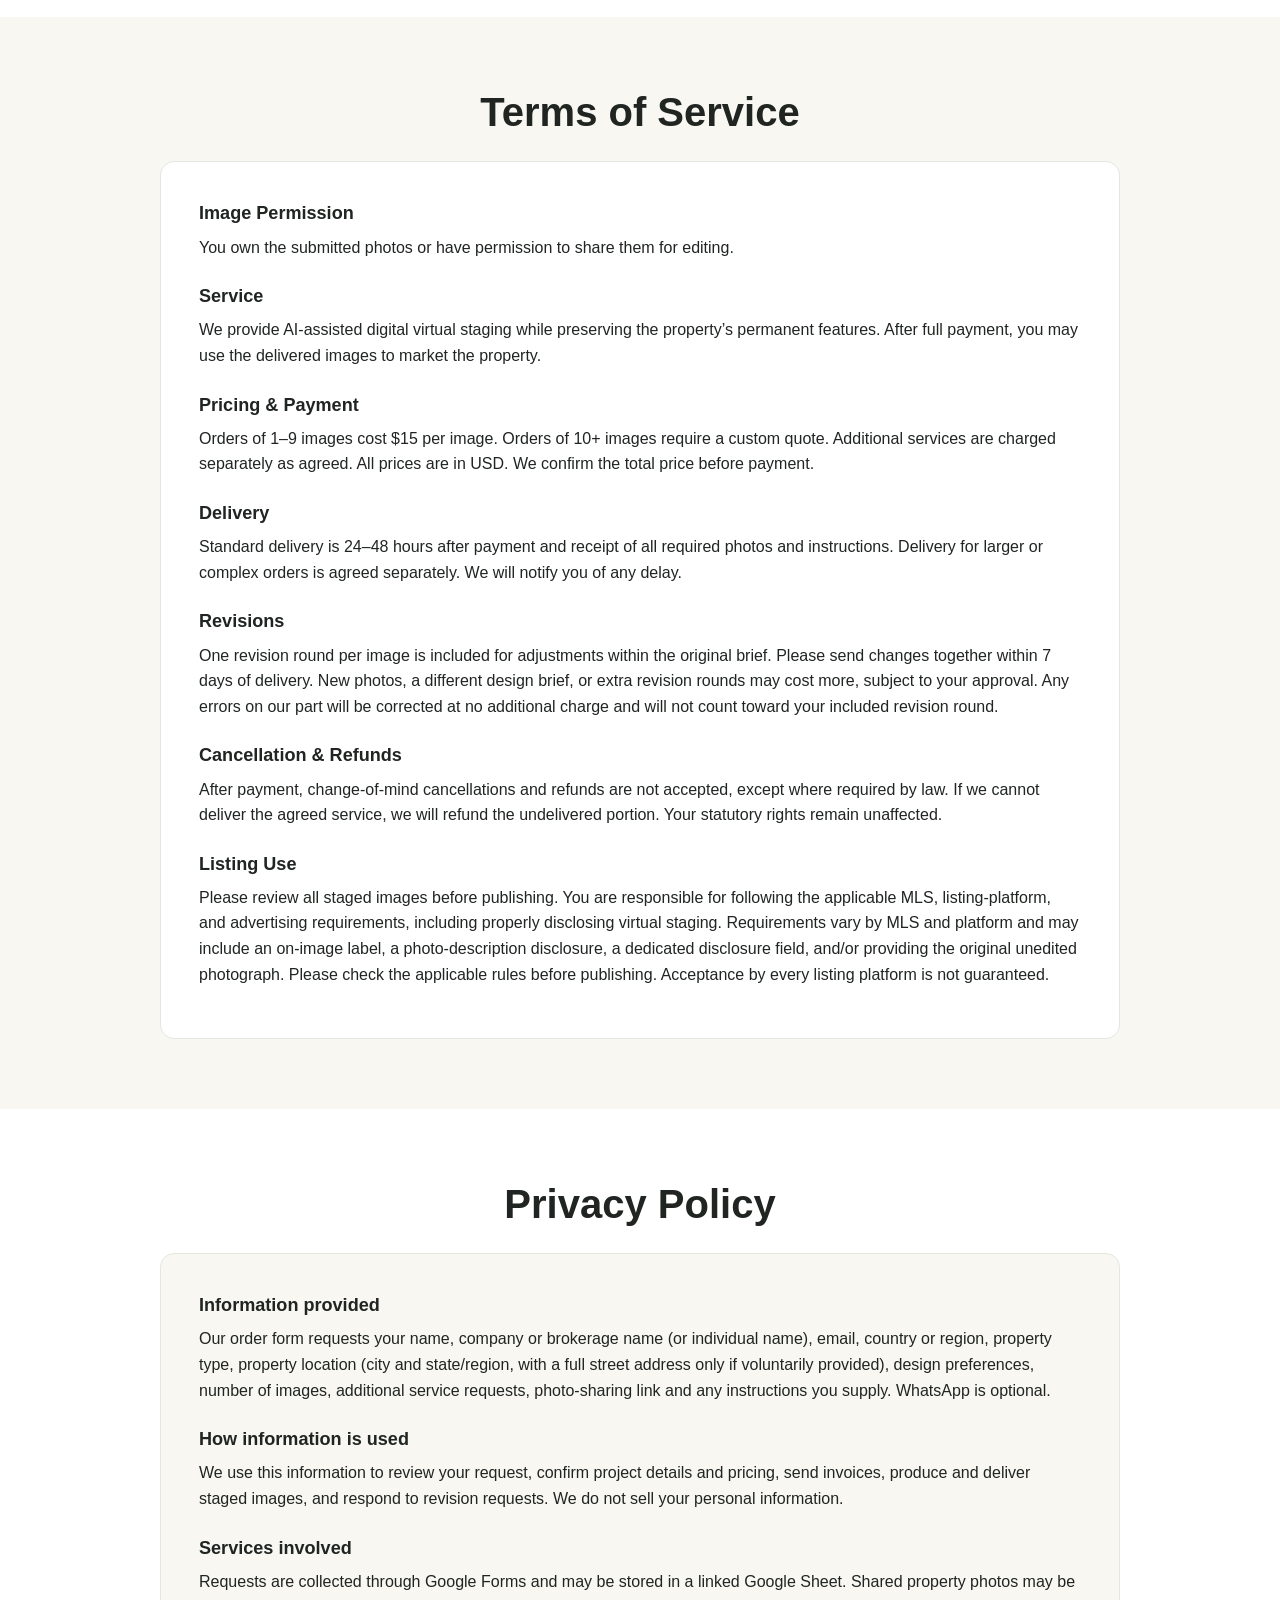
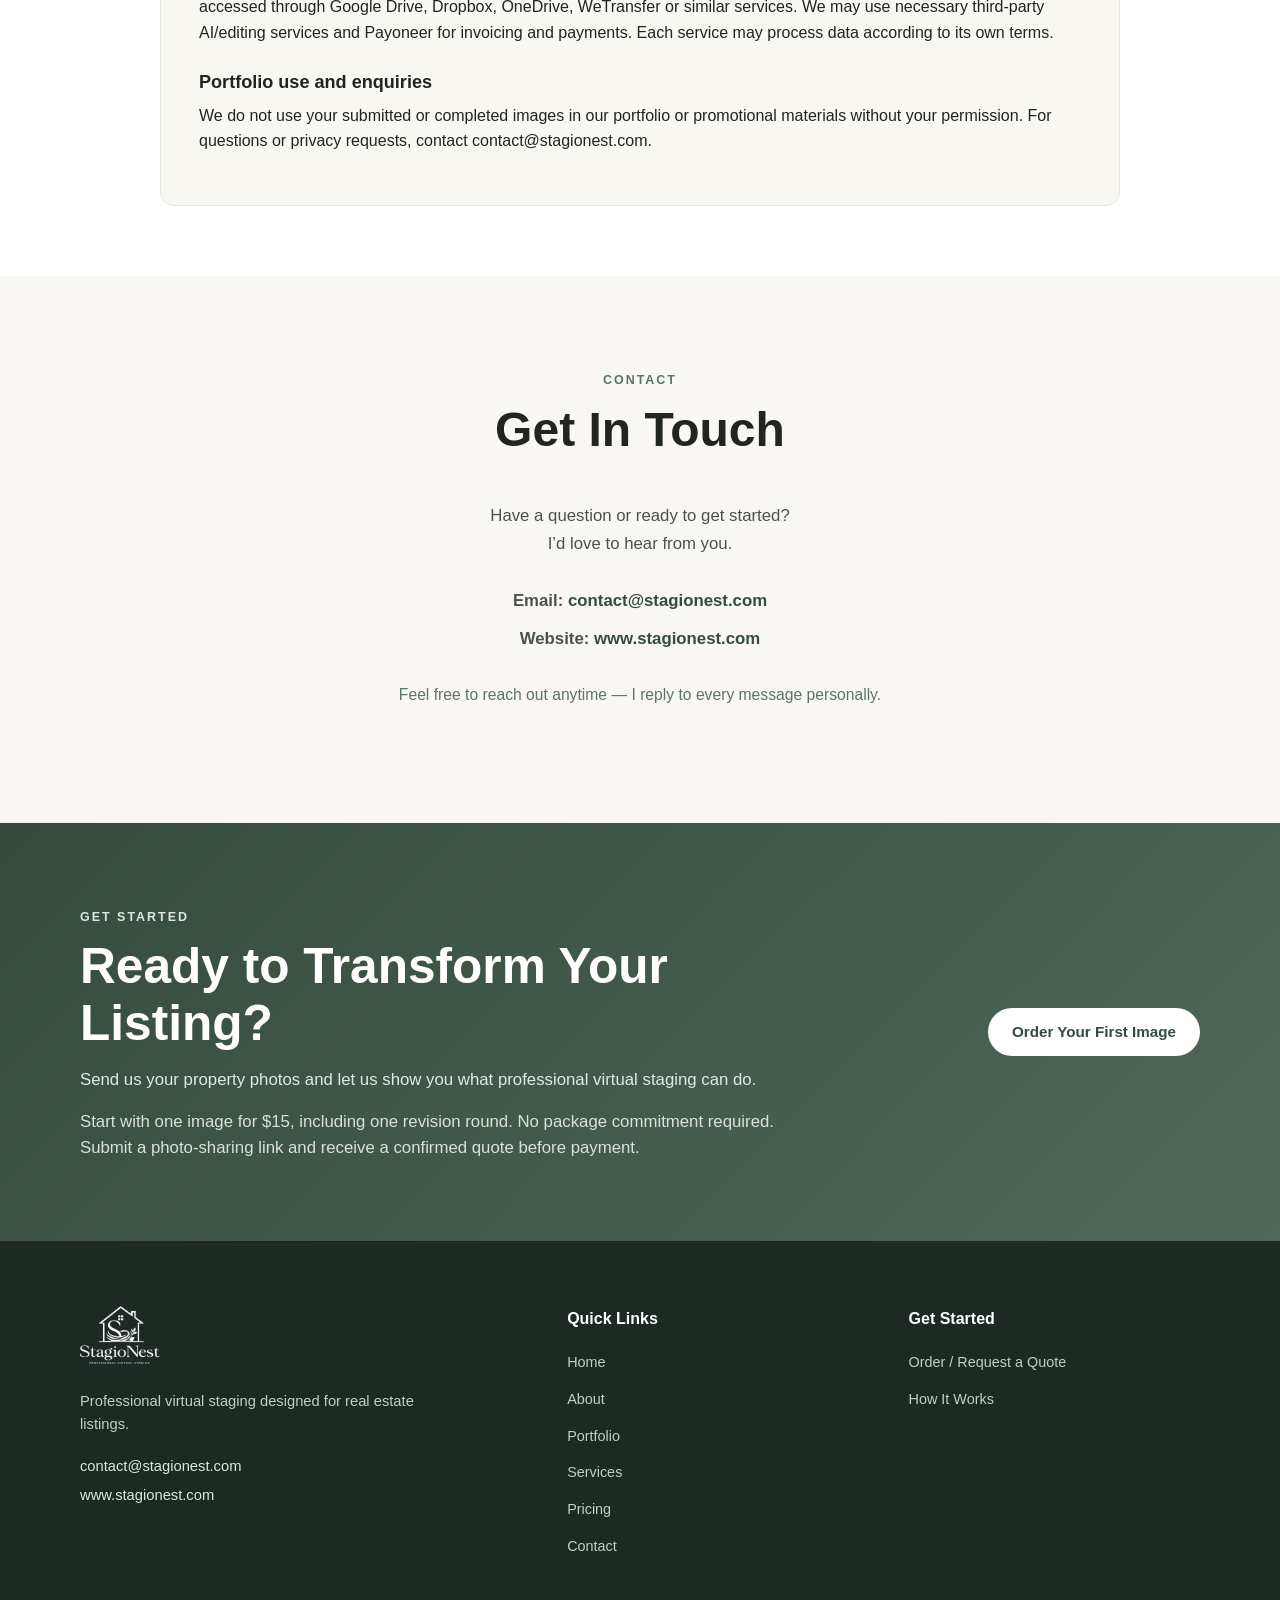
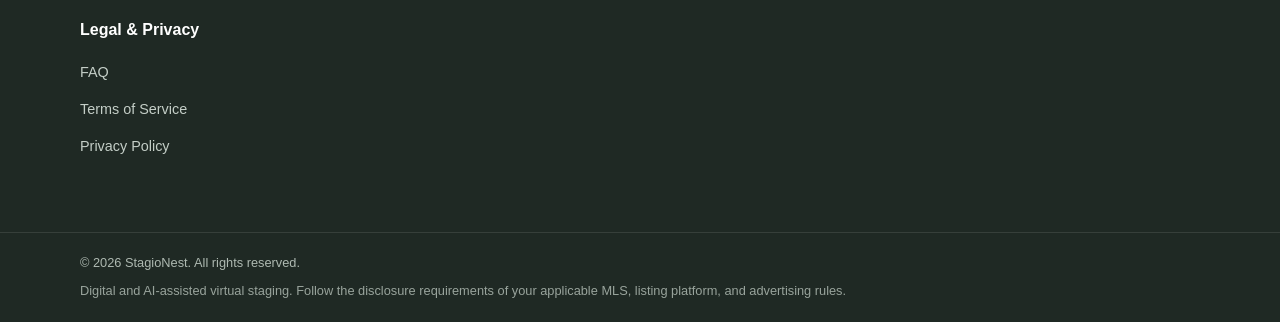
<file: index.html>
<!DOCTYPE html>

<html lang="en">
<head>
<meta charset="utf-8"/>
<meta content="width=device-width, initial-scale=1.0" name="viewport"/>
<title>StagioNest | Professional Virtual Staging</title>
<meta content="Professional virtual staging for real estate agents. Transform empty spaces into realistic, beautifully staged homes for MLS listings." name="description"/>
<meta content="virtual staging, real estate virtual staging, AI virtual staging, MLS virtual staging, real estate agents" name="keywords"/>
<link href="CSS/style.css?v=final-20260913" rel="stylesheet"/>
<style>
    /* Two pricing options; retain the existing card styles. */
    #pricing .pricing-grid {
      display: grid;
      grid-template-columns: repeat(2, minmax(0, 1fr));
      max-width: 860px;
      margin-left: auto;
      margin-right: auto;
    }
    #pricing .pricing-card { grid-column: auto; min-width: 0; }
    @media (max-width: 640px) {
      #pricing .pricing-grid { grid-template-columns: minmax(0, 1fr); }
    }
  </style>
<style>
/* Consistent footer links and legal notice */
.site-footer .footer-links a{display:block;margin-bottom:0.55rem}
.footer-bottom p+p{margin-top:0.5rem;font-size:0.8rem;opacity:.85}
</style><style>
/* Same site typography and spacing for FAQ and legal sections */
html { scroll-behavior:smooth; }
#faq, #terms, #privacy, #get-started { scroll-margin-top:100px; }
.main-nav a { white-space:nowrap; }
.legal-section { padding:70px 0; background:var(--cream, #f8f7f2); color:inherit; font-family:inherit; }
.legal-section.legal-alt { background:var(--white, #fff); }
.legal-section .legal-container { width:min(100% - 40px, 960px); margin-inline:auto; }
.legal-section h2 { font-family:inherit; font-size:clamp(1.8rem, 3.5vw, 2.5rem); line-height:1.25; margin:0 0 24px; text-align:center; }
.legal-section .legal-content { background:#fff; border:1px solid #e3e7e0; border-radius:14px; padding:clamp(20px, 4vw, 38px); font-family:inherit; font-size:inherit; line-height:inherit; }
.legal-section.legal-alt .legal-content { background:#f8f7f2; }
.legal-section .legal-content h3 { font-family:inherit; font-size:1.13rem; line-height:1.45; margin:23px 0 8px; color:inherit; font-weight:700; }
.legal-section .legal-content h3:first-child {margin-top:0;}
.legal-section .legal-content p {font-family:inherit; font-size:inherit; line-height:inherit; margin:0 0 13px;}
.faq-section { background:#fff; }
.faq-section .narrow {max-width:960px;}
.faq-item {border:1px solid #dfe6df; border-radius:12px; background:#fff; margin:0 0 12px; padding:0 22px; font-family:inherit;}
.faq-item summary {list-style:none; cursor:pointer; position:relative; padding:19px 30px 19px 0; font:inherit; font-weight:700; line-height:1.5;}
.faq-item summary::-webkit-details-marker {display:none;}
.faq-item summary:after {content:'+';position:absolute;right:0;top:18px;font-size:1.4rem;font-weight:400;}
.faq-item[open] summary:after {content:'−';}
.faq-item p {font:inherit; line-height:1.75; margin:0 0 20px;}
@media(max-width:700px){.legal-section{padding:48px 0;}.legal-section .legal-container{width:min(100% - 28px, 960px);} .faq-item{padding:0 16px;} .main-nav a{white-space:normal;}}
</style><style>
/* November 2026: readable, single-row desktop header navigation */
@media (min-width:1201px) {
 .site-header .header-inner {display:flex; align-items:center; flex-wrap:nowrap;}
 .site-header .brand {flex-shrink:0;}
 .site-header .main-nav {display:flex; align-items:center; flex-wrap:nowrap; gap:clamp(8px, .9vw, 16px); min-width:0;}
 .site-header .main-nav a {font-size:15px; line-height:1.35; white-space:nowrap;}
 .site-header .menu-toggle {display:none;}
}
/* On phones and tablets, use one header row with an expandable menu;
   never force 11 navigation links into multiple header rows. */
@media (max-width:1200px) {
 .site-header .header-inner {position:relative; display:flex; align-items:center; justify-content:space-between; flex-wrap:nowrap;}
 .site-header .brand {flex-shrink:1; min-width:0;}
 .site-header .menu-toggle {display:block; flex-shrink:0; cursor:pointer;}
 .site-header .main-nav {display:none; position:absolute; top:100%; right:0; left:0; z-index:1100; background:#fff; padding:12px 18px 18px; box-shadow:0 12px 24px rgba(0,0,0,.12); flex-direction:column; align-items:stretch; gap:0; max-height:calc(100vh - 85px); overflow-y:auto;}
 .site-header .main-nav a {display:block; font-size:16px; line-height:1.45; white-space:nowrap; padding:9px 4px;}
 .site-header .menu-toggle[aria-expanded="true"] + .main-nav {display:flex;}
 .site-header .main-nav.active, .site-header .main-nav.open, .site-header .main-nav.show {display:flex;}
}
/* Mobile / tablet brand visibility: larger logo, balanced menu, single row. */
@media (max-width:1200px) {
  .site-header .header-inner {min-height:94px; gap:16px; padding-top:10px; padding-bottom:10px;}
  .site-header .brand {display:flex; align-items:center; flex:0 1 auto; max-width:calc(100% - 68px);}
  .site-header .brand img {display:block; width:230px; max-width:100%; height:auto; max-height:74px; object-fit:contain; object-position:left center;}
  .site-header .menu-toggle {min-width:44px; min-height:44px; margin-left:auto;}
}
@media (max-width:600px) {
  .site-header .header-inner {min-height:86px; gap:12px; padding-top:9px; padding-bottom:9px;}
  .site-header .brand img {width:210px; max-height:66px;}
}
@media (max-width:360px) {
  .site-header .brand img {width:190px; max-height:62px;}
}
/* Legal text uses exactly the site's inherited body font and rhythm. */
.legal-section .legal-content {font-family:inherit; font-size:inherit; line-height:inherit;}
.legal-section .legal-content p {font-family:inherit; font-size:inherit; line-height:inherit;}
</style></head>
<body>
<!-- ================= HEADER ================= -->
<header class="site-header">
<div class="container header-inner">
<a class="brand" href="#home">
<img alt="StagioNest Professional Virtual Staging" src="Images/stagionest-header-green-logo.png"/>
</a>
<button aria-expanded="false" aria-label="Open navigation menu" class="menu-toggle" id="menuToggle" type="button">
        ☰
      </button>
<nav class="main-nav" id="mainNav">
<a href="#home">Home</a>
<a href="#about">About</a>
<a href="#portfolio">Portfolio</a>
<a href="#services">Services</a>
<a href="#how-it-works">How It Works</a>
<a href="#pricing">Pricing</a>
<a href="#contact">Contact</a>
<a href="#get-started">Get Started</a>
<a href="#faq">FAQ</a><a href="#terms">Terms</a><a href="#privacy">Privacy Policy</a></nav>
</div>
</header>
<main>
<!-- ================= HERO ================= -->
<section class="hero" id="home">
<div class="container hero-grid">
<div class="hero-content">
<span class="eyebrow">
            PROFESSIONAL VIRTUAL STAGING
          </span>
<h1>
            Transform Empty Spaces Into
            <span>Beautifully Staged Homes</span>
</h1>
<p class="hero-text">
            High-quality digital and AI-assisted virtual staging designed
            to help real estate agents present empty properties in their
            best light.
          </p>
<div class="hero-buttons">
<a class="btn btn-primary" href="#portfolio">
              View Portfolio
            </a>
<a class="btn btn-secondary" href="https://docs.google.com/forms/d/e/1FAIpQLScmyoGUQN8QSDTByxmWbQ-L_BOSzqhSHAVmzmCR7upJEYAdXw/viewform?usp=sharing&amp;ouid=106933683634657103569" rel="noopener noreferrer" target="_blank">
              Start with One Image — $15
            </a>
</div>
<div class="hero-features">
<div class="hero-feature">
<strong>✓ Listing-Focused</strong>
<span>Professional presentation</span>
</div>
<div class="hero-feature">
<strong>✓ Realistic Design</strong>
<span>Natural-looking interiors</span>
</div>
<div class="hero-feature">
<strong>✓ Confirmed Turnaround</strong>
<span>Timeline confirmed with your quote</span>
</div>
</div>
</div>
<div class="hero-image-wrapper">
<img alt="Warm contemporary modern virtually staged living room" class="hero-image" src="Images/virtual-staging-warm-contemporary-modern-living-room-hero.webp"/>
<div class="hero-overlay"></div>
<div class="hero-image-label">
<span>FEATURED WORK</span>
<strong>Warm Contemporary Living Room</strong>
</div>
</div>
</div>
</section>
<!-- ================= PORTFOLIO INTRO ================= -->
<section class="section portfolio-intro" id="portfolio">
<div class="container narrow text-center">
<span class="section-label">
          OUR WORK
        </span>
<h2>
          Before &amp; After
        </h2>
<p>
          See how professional virtual staging can transform empty
          spaces into inviting, market-ready interiors.
        </p>
</div>
</section>
<!-- ================= PORTFOLIO SLIDER ================= -->
<section class="portfolio-section">
<div class="container">
<div class="portfolio-slider" id="portfolioSlider">
<!-- PROJECT 1 -->
<article class="portfolio-card">
<div class="portfolio-images">
<div class="portfolio-image">
<span class="image-badge">BEFORE</span>
<img alt="Empty modern open plan living room and kitchen before virtual staging" loading="lazy" src="Images/empty-modern-open-plan-living-room-kitchen-before.webp"/>
</div>
<div class="portfolio-image">
<span class="image-badge after">AFTER</span>
<img alt="Virtually staged modern open plan living room and kitchen" loading="lazy" src="Images/virtual-staging-modern-open-plan-living-room-kitchen-after.webp"/>
</div>
</div>
<div class="portfolio-info">
<h3>Modern Open Plan Living &amp; Kitchen</h3>
<p>
                A coordinated virtual staging concept designed to
                define the living and kitchen areas clearly.
              </p>
</div>
</article>
<!-- PROJECT 2 -->
<article class="portfolio-card">
<div class="portfolio-images">
<div class="portfolio-image">
<span class="image-badge">BEFORE</span>
<img alt="Empty open concept living and dining room before virtual staging" loading="lazy" src="Images/empty-open-concept-living-dining-room-modern-home-before.webp"/>
</div>
<div class="portfolio-image">
<span class="image-badge after">AFTER</span>
<img alt="Virtually staged open concept living and dining room" loading="lazy" src="Images/virtual-staging-open-concept-living-dining-room-modern-home-after.webp"/>
</div>
</div>
<div class="portfolio-info">
<h3>Open Concept Living &amp; Dining</h3>
<p>
                A balanced furniture arrangement showing buyers
                how the open space can function.
              </p>
</div>
</article>
<!-- PROJECT 3 -->
<article class="portfolio-card">
<div class="portfolio-images">
<div class="portfolio-image">
<span class="image-badge">BEFORE</span>
<img alt="Empty covered patio before virtual staging" loading="lazy" src="Images/empty-covered-patio-real-estate-before.webp"/>
</div>
<div class="portfolio-image">
<span class="image-badge after">AFTER</span>
<img alt="Virtually staged covered patio" loading="lazy" src="Images/virtual-staging-covered-patio-real-estate-after.webp"/>
</div>
</div>
<div class="portfolio-info">
<h3>Covered Outdoor Patio</h3>
<p>
                An inviting outdoor living arrangement designed
                to highlight the property's lifestyle potential.
              </p>
</div>
</article>
<!-- PROJECT 4 -->
<article class="portfolio-card">
<div class="portfolio-images">
<div class="portfolio-image">
<span class="image-badge">BEFORE</span>
<img alt="Empty open concept kitchen and living room before virtual staging" loading="lazy" src="Images/empty-open-concept-kitchen-living-room-before.webp"/>
</div>
<div class="portfolio-image">
<span class="image-badge after">AFTER</span>
<img alt="Virtually staged open concept kitchen and living room" loading="lazy" src="Images/virtual-staging-open-concept-kitchen-living-room-after.webp"/>
</div>
</div>
<div class="portfolio-info">
<h3>Open Concept Kitchen &amp; Living Room</h3>
<p>
                Functional furniture placement that gives an empty
                open-plan property more visual purpose.
              </p>
</div>
</article>
<!-- PROJECT 5 -->
<article class="portfolio-card">
<div class="portfolio-images">
<div class="portfolio-image">
<span class="image-badge">BEFORE</span>
<img alt="Empty mid century modern living room before virtual staging" loading="lazy" src="Images/empty-mid-century-modern-living-room-before.webp"/>
</div>
<div class="portfolio-image">
<span class="image-badge after">AFTER</span>
<img alt="Virtually staged mid century modern living room" loading="lazy" src="Images/virtual-staging-mid-century-modern-living-room-after.webp"/>
</div>
</div>
<div class="portfolio-info">
<h3>Mid-Century Modern Living Room</h3>
<p>
                Warm wood tones and timeless furniture create an
                inviting real-estate presentation.
              </p>
</div>
</article>
<!-- PROJECT 6 -->
<article class="portfolio-card">
<div class="portfolio-images">
<div class="portfolio-image">
<span class="image-badge">BEFORE</span>
<img alt="Empty warm contemporary modern living room before virtual staging" loading="lazy" src="Images/empty-warm-contemporary-modern-living-room-before.webp"/>
</div>
<div class="portfolio-image">
<span class="image-badge after">AFTER</span>
<img alt="Virtually staged warm contemporary modern living room" loading="lazy" src="Images/virtual-staging-warm-contemporary-modern-living-room-after.webp"/>
</div>
</div>
<div class="portfolio-info">
<h3>Warm Contemporary Living Room</h3>
<p>
                Soft neutral furnishings and contemporary styling
                create a polished listing presentation.
              </p>
</div>
</article>
<!-- PROJECT 7 -->
<article class="portfolio-card">
<div class="portfolio-images">
<div class="portfolio-image">
<span class="image-badge">BEFORE</span>
<img alt="Empty modern organic bedroom before virtual staging" loading="lazy" src="Images/empty-modern-organic-bedroom-before.webp"/>
</div>
<div class="portfolio-image">
<span class="image-badge after">AFTER</span>
<img alt="Virtually staged modern organic bedroom" loading="lazy" src="Images/virtual-staging-modern-organic-bedroom-after.webp"/>
</div>
</div>
<div class="portfolio-info">
<h3>Modern Organic Bedroom</h3>
<p>
                Natural textures, warm neutrals and simple furnishings
                create a comfortable bedroom concept.
              </p>
</div>
</article>
<!-- PROJECT 8 -->
<article class="portfolio-card">
<div class="portfolio-images">
<div class="portfolio-image">
<span class="image-badge">BEFORE</span>
<img alt="Empty warm contemporary primary bedroom before virtual staging" loading="lazy" src="Images/empty-warm-contemporary-primary-bedroom-before.webp"/>
</div>
<div class="portfolio-image">
<span class="image-badge after">AFTER</span>
<img alt="Virtually staged warm contemporary primary bedroom" loading="lazy" src="Images/virtual-staging-warm-contemporary-primary-bedroom-after.webp"/>
</div>
</div>
<div class="portfolio-info">
<h3>Warm Contemporary Primary Bedroom</h3>
<p>
                A calm, sophisticated bedroom design suitable for
                residential real-estate listings.
              </p>
</div>
</article>
<!-- PROJECT 9 -->
<article class="portfolio-card">
<div class="portfolio-images">
<div class="portfolio-image">
<span class="image-badge">BEFORE</span>
<img alt="Empty modern bedroom with balcony before virtual staging" loading="lazy" src="Images/empty-modern-bedroom-with-balcony-before.webp"/>
</div>
<div class="portfolio-image">
<span class="image-badge after">AFTER</span>
<img alt="Virtually staged modern bedroom with balcony" loading="lazy" src="Images/virtual-staging-modern-bedroom-with-balcony-after.webp"/>
</div>
</div>
<div class="portfolio-info">
<h3>Modern Bedroom With Balcony</h3>
<p>
                A clean bedroom arrangement that helps buyers
                visualize the available living space.
              </p>
</div>
</article>
<!-- PROJECT 10 -->
<article class="portfolio-card">
<div class="portfolio-images">
<div class="portfolio-image">
<span class="image-badge">BEFORE</span>
<img alt="Empty modern organic living room before virtual staging" loading="lazy" src="Images/empty-modern-organic-living-room-before.webp"/>
</div>
<div class="portfolio-image">
<span class="image-badge after">AFTER</span>
<img alt="Virtually staged modern organic living room" loading="lazy" src="Images/virtual-staging-modern-organic-living-room-after.webp"/>
</div>
</div>
<div class="portfolio-info">
<h3>Modern Organic Living Room</h3>
<p>
                Warm natural styling designed to give an empty room
                a welcoming and contemporary feel.
              </p>
</div>
</article>
<!-- PROJECT 11 -->
<article class="portfolio-card">
<div class="portfolio-images">
<div class="portfolio-image">
<span class="image-badge">BEFORE</span>
<img alt="Empty modern flex room before virtual staging" loading="lazy" src="Images/empty-modern-flex-room-real-estate-before.webp"/>
</div>
<div class="portfolio-image">
<span class="image-badge after">AFTER</span>
<img alt="Virtually staged modern flex room" loading="lazy" src="Images/virtual-staging-modern-flex-room-real-estate-after.webp"/>
</div>
</div>
<div class="portfolio-info">
<h3>Modern Flex Room</h3>
<p>
                A flexible room concept showing how an unused space
                can serve a practical purpose.
              </p>
</div>
</article>
<!-- PROJECT 12 -->
<article class="portfolio-card">
<div class="portfolio-images">
<div class="portfolio-image">
<span class="image-badge">BEFORE</span>
<img alt="Empty modern home office before virtual staging" loading="lazy" src="Images/empty-modern-home-office-us-real-estate-before.webp"/>
</div>
<div class="portfolio-image">
<span class="image-badge after">AFTER</span>
<img alt="Virtually staged modern home office" loading="lazy" src="Images/virtual-staging-modern-home-office-us-real-estate-after.webp"/>
</div>
</div>
<div class="portfolio-info">
<h3>Modern Home Office</h3>
<p>
                A practical home-office setup designed for modern
                residential property listings.
              </p>
</div>
</article>
</div>
<div class="slider-controls">
<button aria-label="Previous project" class="slider-btn" id="prevProject" type="button">
            ←
          </button>
<span id="sliderCounter">1 / 12</span>
<button aria-label="Next project" class="slider-btn" id="nextProject" type="button">
            →
          </button>
</div>
</div>
</section>
<!-- ================= DESIGN STYLES ================= -->
<section class="section styles-section">
<div class="container">
<div class="section-heading text-center">
<span class="section-label">
            DESIGN OPTIONS
          </span>
<h2>
            One Room. Different Possibilities.
          </h2>
<p>
            See how the same empty living room can be presented
            in different design styles.
          </p>
</div>
<div class="style-showcase">
<div class="style-slide active">
<img alt="Empty mid century modern living room before styling" loading="lazy" src="Images/empty-mid-century-modern-living-room-before.webp"/>
<div class="style-caption">
<span>STARTING POINT</span>
<h3>Empty Living Room</h3>
<p>The original empty room before virtual staging.</p>
</div>
</div>
<div class="style-slide">
<img alt="Organic modern living room style" loading="lazy" src="Images/organic-modern-living-room.webp"/>
<div class="style-caption">
<span>ORGANIC MODERN</span>
<h3>Organic Modern</h3>
<p>Warm neutrals, natural textures and contemporary furniture.</p>
</div>
</div>
<div class="style-slide">
<img alt="Scandinavian living room style" loading="lazy" src="Images/scandinavian-living-room.webp"/>
<div class="style-caption">
<span>SCANDINAVIAN</span>
<h3>Scandinavian</h3>
<p>Light tones, simple forms and comfortable modern styling.</p>
</div>
</div>
<div class="style-slide">
<img alt="Minimalist city living room style" loading="lazy" src="Images/minimalist-city-living-room.webp"/>
<div class="style-caption">
<span>MINIMALIST CITY</span>
<h3>Minimalist City</h3>
<p>Clean lines, sophisticated furniture and uncluttered design.</p>
</div>
</div>
</div>
<div class="style-controls">
<button aria-label="Previous design style" class="slider-btn" id="prevStyle" type="button">
            ←
          </button>
<span id="styleCounter">1 / 4</span>
<button aria-label="Next design style" class="slider-btn" id="nextStyle" type="button">
            →
          </button>
</div>
</div>
</section>
<!-- ================= SERVICES ================= -->
<section class="section services-section" id="services">
<div class="container">
<div class="section-heading text-center">
<span class="section-label">SERVICES</span>
<h2>Virtual Staging Services</h2>
<p>
            Professional digital staging for empty residential properties.
          </p>
</div>
<div class="service-grid">
<div class="service-card">
<h3>Virtual Furniture</h3>
<p>
              Add realistic furniture, rugs, artwork, lighting and
              décor to empty rooms.
            </p>
</div>
<div class="service-card">
<h3>Room Transformation</h3>
<p>
              Show buyers the potential of bedrooms, living rooms,
              kitchens, offices and other spaces.
            </p>
</div>
<div class="service-card">
<h3>Outdoor Staging</h3>
<p>
              Transform patios and outdoor areas into attractive
              lifestyle spaces.
            </p>
</div>
</div>
</div>
</section>
<!-- ================= ABOUT ================= -->
<section class="section about-section" id="about">
<div class="container narrow">
<div class="section-heading text-center">
<span class="section-label">ABOUT</span>
<h2>About StagioNest</h2>
</div>
<div class="about-content">
<p>StagioNest is a professional AI-assisted virtual staging service created to help real estate agents present empty properties in their best light.</p>
<p>
            I started StagioNest because empty rooms often fail to show a property’s full potential online. My focus is on realistic, listing-focused staging that helps buyers clearly visualize the space.
          </p>
<p>
            As a one-person studio, I personally handle every project — from reviewing your photos to delivering the final images. This means consistent quality, clear communication, and careful attention to every detail.
          </p>
<p>
            Whether you need a single room or a full listing, the goal is simple: natural-looking results that support your marketing and help your listings stand out.
          </p>
<p><strong>Our editing process: </strong>We use digital and AI-assisted tools, with personal review of each project. Virtual furniture and décor are illustrations, not physical features of the property. Clients should follow their local MLS and listing-disclosure rules.</p></div>
</div>
</section>
<!-- ================= HOW IT WORKS ================= -->
<section class="section process-section" id="how-it-works">
<div class="container">
<div class="section-heading text-center">
<span class="section-label">SIMPLE PROCESS</span>
<h2>How It Works</h2>
</div>
<div class="process-grid">
<div class="process-step"><h3>Submit Your Request</h3><p>Use our single order form to share accessible property photo links, styling preferences, and any additional services.</p></div><div class="process-step"><h3>Review &amp; Quote</h3><p>We review your request and confirm the final price, delivery estimate, and project details by email.</p></div><div class="process-step"><h3>Pay &amp; We Stage</h3><p>After payment through a Payoneer invoice is confirmed, we create your digital and AI-assisted virtual staging.</p></div><div class="process-step"><h3>Receive Your Images</h3><p>Receive your staged images with one revision round per image included.</p></div></div>
</div>
</section>
<!-- ================= PRICING ================= -->
<section class="section pricing-section" id="pricing">
<div class="container">
<div class="section-heading text-center">
<span class="section-label">SIMPLE PRICING</span>
<h2>Simple, Clear Pricing</h2>
<p>Order 1–9 images at $15 each. For 10 or more images or optional add-on services, request a custom quote. Prices are in USD. Work starts after your quote is confirmed and your Payoneer invoice is paid.</p>
</div>
<div class="pricing-grid">
<div class="pricing-card">
<h3>Pay Per Image</h3>
<div class="price">$15 <span>/ image</span></div>
<p>Start with one room or order up to 9 images.</p>
<ul>
<li>$15 for each virtually staged image</li>
<li>Professional styling</li>
<li>High-resolution staged images</li>
<li>One revision round per image included</li>
</ul>
<a class="btn btn-outline-green" href="https://docs.google.com/forms/d/e/1FAIpQLScmyoGUQN8QSDTByxmWbQ-L_BOSzqhSHAVmzmCR7upJEYAdXw/viewform?usp=sharing&amp;ouid=106933683634657103569" rel="noopener noreferrer" target="_blank">Order Your Images</a>
</div>
<div class="pricing-card custom-pricing-card">
<h3>10+ Images</h3>
<div class="price custom-price">Custom Quote</div>
<p>Pricing tailored to your larger project.</p>
<ul>
<li>10 or more virtually staged images</li>
<li>Professional styling</li>
<li>Price and delivery agreed before work begins</li>
<li>One revision round per image included</li>
</ul>
<a class="btn btn-outline-green" href="https://docs.google.com/forms/d/e/1FAIpQLScmyoGUQN8QSDTByxmWbQ-L_BOSzqhSHAVmzmCR7upJEYAdXw/viewform?usp=sharing&amp;ouid=106933683634657103569" rel="noopener noreferrer" target="_blank">Request a Custom Quote</a>
</div>
</div>
</div>
</section>
<!-- ================= CONTACT ================= -->

<!-- ================= CTA ================= -->
<section class="section faq-section" id="faq"><div class="container narrow"><div class="section-heading text-center"><span class="section-label">HELP &amp; ANSWERS</span><h2>Frequently Asked Questions</h2></div><details class="faq-item"><summary>How do I send my property photos?</summary><p>You can share a link to your photos using Google Drive, Dropbox, OneDrive, or WeTransfer. Please ensure the link is accessible before submitting the form.</p></details><details class="faq-item"><summary>What is your turnaround time?</summary><p>Standard delivery is 24–48 hours after payment is confirmed and all required photos and instructions are received. Delivery for larger or complex orders will be agreed upon separately.</p></details><details class="faq-item"><summary>How many revisions are included?</summary><p>One revision round per image is included for adjustments within the original brief. Please send all changes together within 7 days of delivery. New photos, a different design brief, or extra revision rounds may cost more.</p></details><details class="faq-item"><summary>How do I pay?</summary><p>After reviewing your request, we will confirm the order details, total price, and delivery time by email, then send a Payoneer invoice. Work begins once payment is confirmed and all required photos and instructions are received.</p></details><details class="faq-item"><summary>Do I need to disclose that the property is virtually staged?</summary><p>Please review all staged images before publishing. You are responsible for following the applicable MLS, listing-platform, and advertising requirements, including properly disclosing virtual staging. Requirements vary by MLS and platform and may include an on-image label, a photo-description disclosure, a dedicated disclosure field, and/or providing the original unedited photograph. Please check the applicable rules before publishing. Acceptance by every listing platform is not guaranteed.</p></details><details class="faq-item"><summary>Can I use the staged images for marketing?</summary><p>Yes, after full payment, you may use the delivered images to market the property. We will not use your images in our portfolio or promotional materials without your permission.</p></details><details class="faq-item"><summary>What if I need object removal or decluttering?</summary><p>We offer Object/Furniture Removal (+$10/image), Virtual Decluttering (+$10/image), and Complex Object Removal (+$15/image). You can select these add-ons directly on the order form. We will confirm the final total before payment.</p></details></div></section>
<section aria-label="Terms &amp; Conditions" class="legal-section" id="terms"><div class="legal-container"><h2>Terms of Service</h2><div class="legal-content"><h3>Image Permission</h3><p>You own the submitted photos or have permission to share them for editing.</p><h3>Service</h3><p>We provide AI-assisted digital virtual staging while preserving the property’s permanent features. After full payment, you may use the delivered images to market the property.</p><h3>Pricing &amp; Payment</h3><p>Orders of 1–9 images cost $15 per image. Orders of 10+ images require a custom quote. Additional services are charged separately as agreed. All prices are in USD. We confirm the total price before payment.</p><h3>Delivery</h3><p>Standard delivery is 24–48 hours after payment and receipt of all required photos and instructions. Delivery for larger or complex orders is agreed separately. We will notify you of any delay.</p><h3>Revisions</h3><p>One revision round per image is included for adjustments within the original brief. Please send changes together within 7 days of delivery. New photos, a different design brief, or extra revision rounds may cost more, subject to your approval. Any errors on our part will be corrected at no additional charge and will not count toward your included revision round.</p><h3>Cancellation &amp; Refunds</h3><p>After payment, change-of-mind cancellations and refunds are not accepted, except where required by law. If we cannot deliver the agreed service, we will refund the undelivered portion. Your statutory rights remain unaffected.</p><h3>Listing Use</h3><p>Please review all staged images before publishing. You are responsible for following the applicable MLS, listing-platform, and advertising requirements, including properly disclosing virtual staging. Requirements vary by MLS and platform and may include an on-image label, a photo-description disclosure, a dedicated disclosure field, and/or providing the original unedited photograph. Please check the applicable rules before publishing. Acceptance by every listing platform is not guaranteed.</p></div></div></section><section aria-label="Privacy Policy" class="legal-section legal-alt" id="privacy"><div class="legal-container"><h2>Privacy Policy</h2><div class="legal-content"><h3>Information provided</h3><p>Our order form requests your name, company or brokerage name (or individual name), email, country or region, property type, property location (city and state/region, with a full street address only if voluntarily provided), design preferences, number of images, additional service requests, photo-sharing link and any instructions you supply. WhatsApp is optional.</p><h3>How information is used</h3><p>We use this information to review your request, confirm project details and pricing, send invoices, produce and deliver staged images, and respond to revision requests. We do not sell your personal information.</p><h3>Services involved</h3><p>Requests are collected through Google Forms and may be stored in a linked Google Sheet. Shared property photos may be accessed through Google Drive, Dropbox, OneDrive, WeTransfer or similar services. We may use necessary third-party AI/editing services and Payoneer for invoicing and payments. Each service may process data according to its own terms.</p><h3>Portfolio use and enquiries</h3><p>We do not use your submitted or completed images in our portfolio or promotional materials without your permission. For questions or privacy requests, contact <a href="mailto:contact@stagionest.com">contact@stagionest.com</a>.</p></div></div></section><section class="section contact-section" id="contact">
<div class="container narrow text-center">
<div class="section-heading">
<span class="section-label">CONTACT</span>
<h2>Get In Touch</h2>
</div>
<div class="contact-content">
<p>
            Have a question or ready to get started?<br/>
            I’d love to hear from you.
          </p>
<div class="contact-details">
<p>
<strong>Email:</strong>
<a href="mailto:contact@stagionest.com">contact@stagionest.com</a>
</p>
<p>
<strong>Website:</strong>
<a href="https://www.stagionest.com" rel="noopener" target="_blank">www.stagionest.com</a>
</p>
</div>
<p class="contact-note">
            Feel free to reach out anytime — I reply to every message personally.
          </p>
</div>
</div>
</section><section class="cta-section" id="get-started">
<div class="container cta-inner">
<div class="cta-content">
<span class="section-label">GET STARTED</span>
<h2>Ready to Transform Your Listing?</h2>
<p>
            Send us your property photos and let us show you what
            professional virtual staging can do.
          </p>
<p class="sample-note">Start with one image for $15, including one revision round. No package commitment required. Submit a photo-sharing link and receive a confirmed quote before payment.</p>
</div>
<a class="btn btn-light" href="https://docs.google.com/forms/d/e/1FAIpQLScmyoGUQN8QSDTByxmWbQ-L_BOSzqhSHAVmzmCR7upJEYAdXw/viewform?usp=sharing&amp;ouid=106933683634657103569" rel="noopener noreferrer" target="_blank">
          Order Your First Image
        </a>
</div>
</section></main>
<!-- ================= FOOTER ================= -->
<footer class="site-footer">
<div class="container footer-grid">
<div class="footer-brand">
<div class="footer-logo-box">
<img alt="StagioNest Professional Virtual Staging" class="footer-logo" src="Images/stagionest-footer-white-transparent-logo.png"/>
</div>
<p>
          Professional virtual staging designed for real estate listings.
        </p>
<div class="footer-contact">
<p>
<a href="mailto:contact@stagionest.com">contact@stagionest.com</a>
</p>
<p>
<a href="https://www.stagionest.com" rel="noopener" target="_blank">www.stagionest.com</a>
</p>
</div>
</div>
<div class="footer-links">
<h3>Quick Links</h3>
<a href="#home">Home</a>
<a href="#about">About</a>
<a href="#portfolio">Portfolio</a>
<a href="#services">Services</a>
<a href="#pricing">Pricing</a>
<a href="#contact">Contact</a>
</div>
<div class="footer-links"><h3>Get Started</h3>
<a href="https://docs.google.com/forms/d/e/1FAIpQLScmyoGUQN8QSDTByxmWbQ-L_BOSzqhSHAVmzmCR7upJEYAdXw/viewform?usp=sharing&amp;ouid=106933683634657103569" rel="noopener noreferrer" target="_blank">Order / Request a Quote</a>
<a href="#how-it-works">How It Works</a>
</div>
<div class="footer-links"><h3>Legal &amp; Privacy</h3><a href="#faq">FAQ</a><a href="#terms">Terms of Service</a><a href="#privacy">Privacy Policy</a></div></div>
<div class="footer-bottom">
<div class="container">
<p>
          © <span id="year"></span> StagioNest. All rights reserved.
        </p>
<p>Digital and AI-assisted virtual staging. Follow the disclosure requirements of your applicable MLS, listing platform, and advertising rules.</p></div>
</div>
</footer>
<script defer="" src="JS/script.js?v=final-20260913"></script>
</body>
</html>
</file>
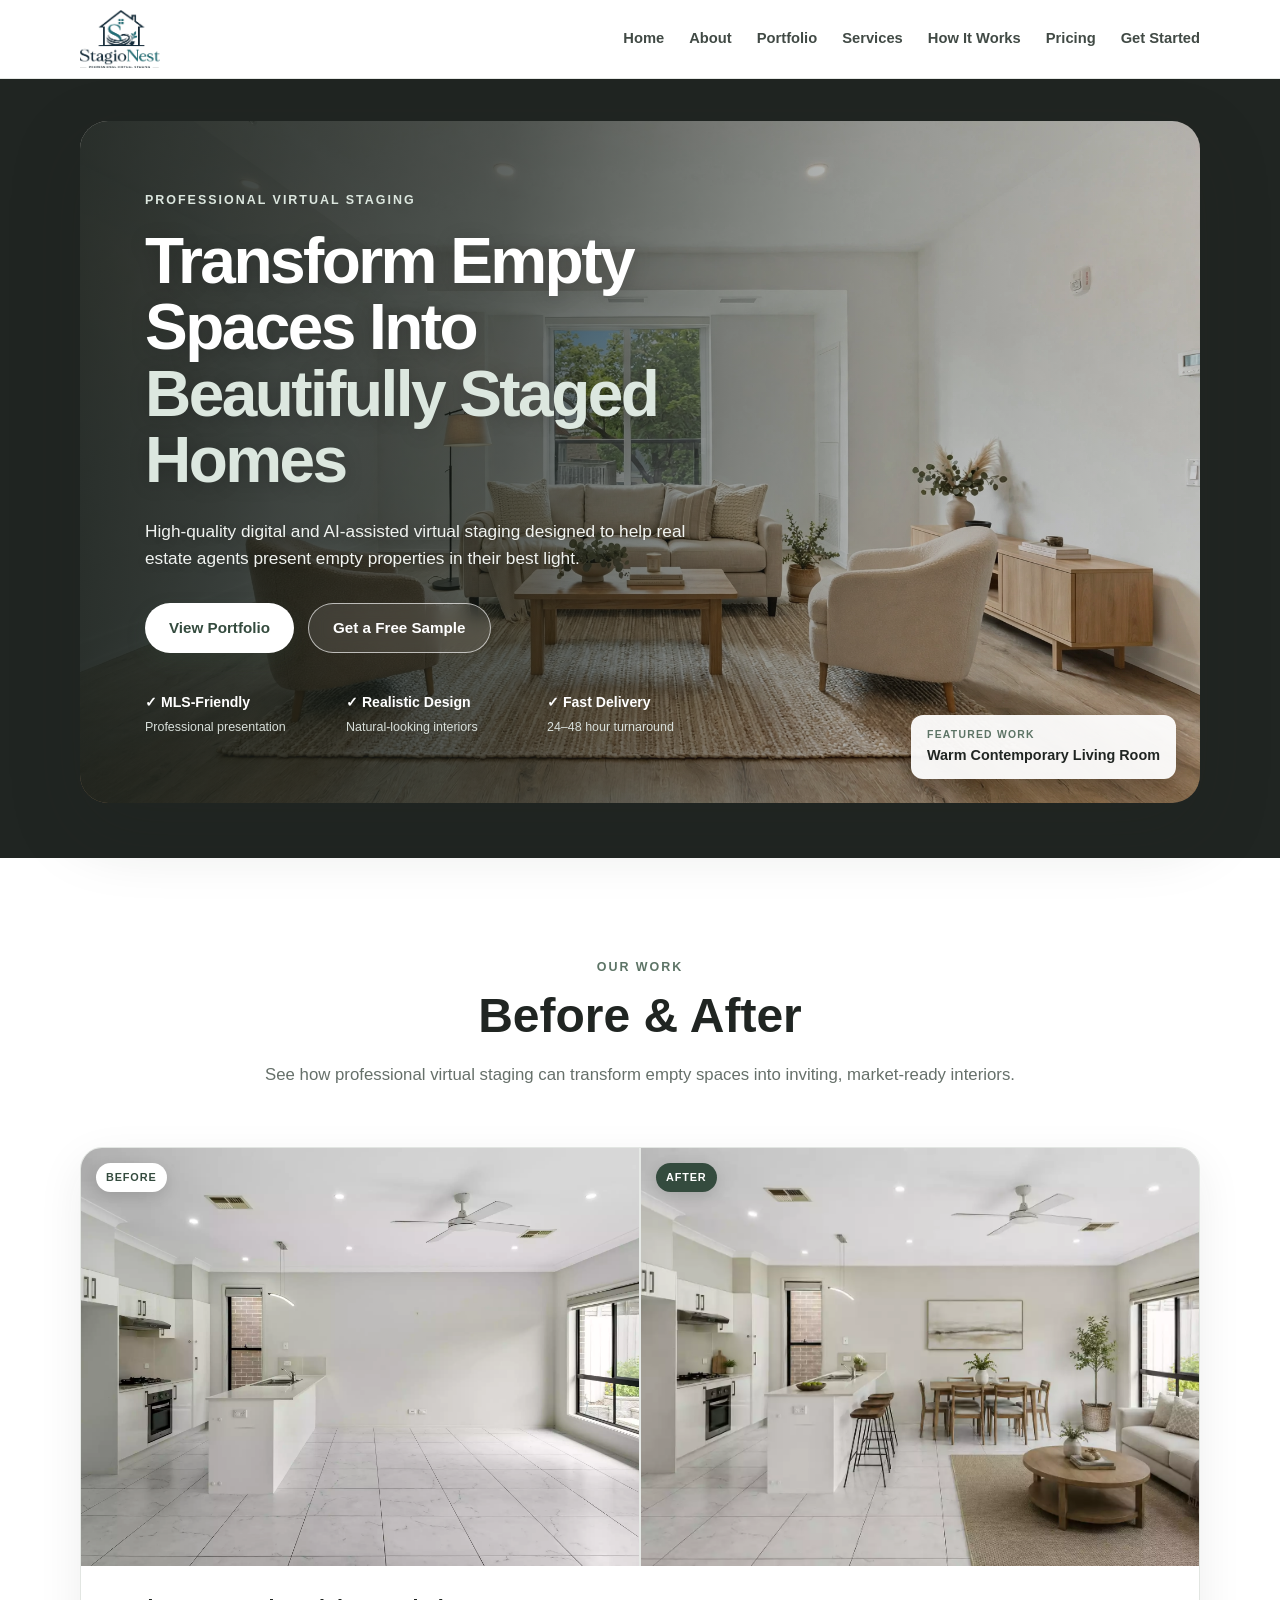
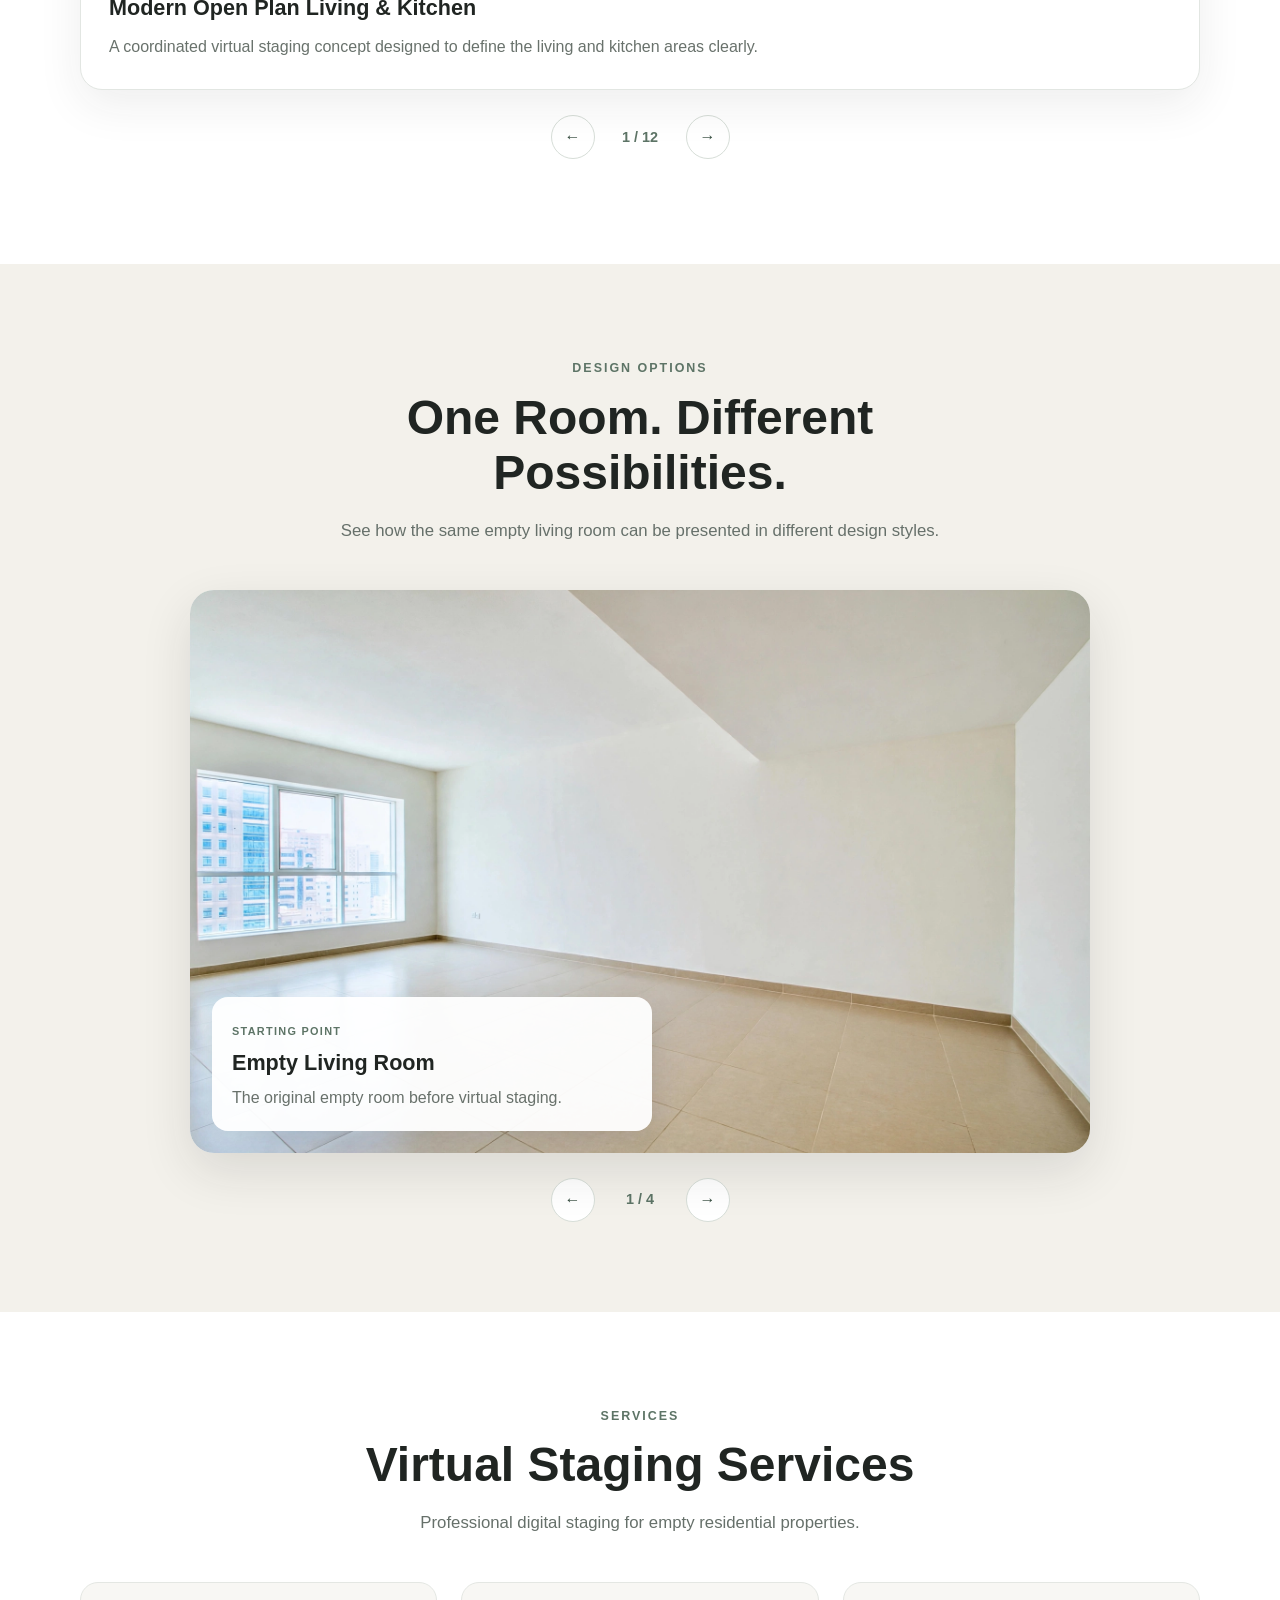
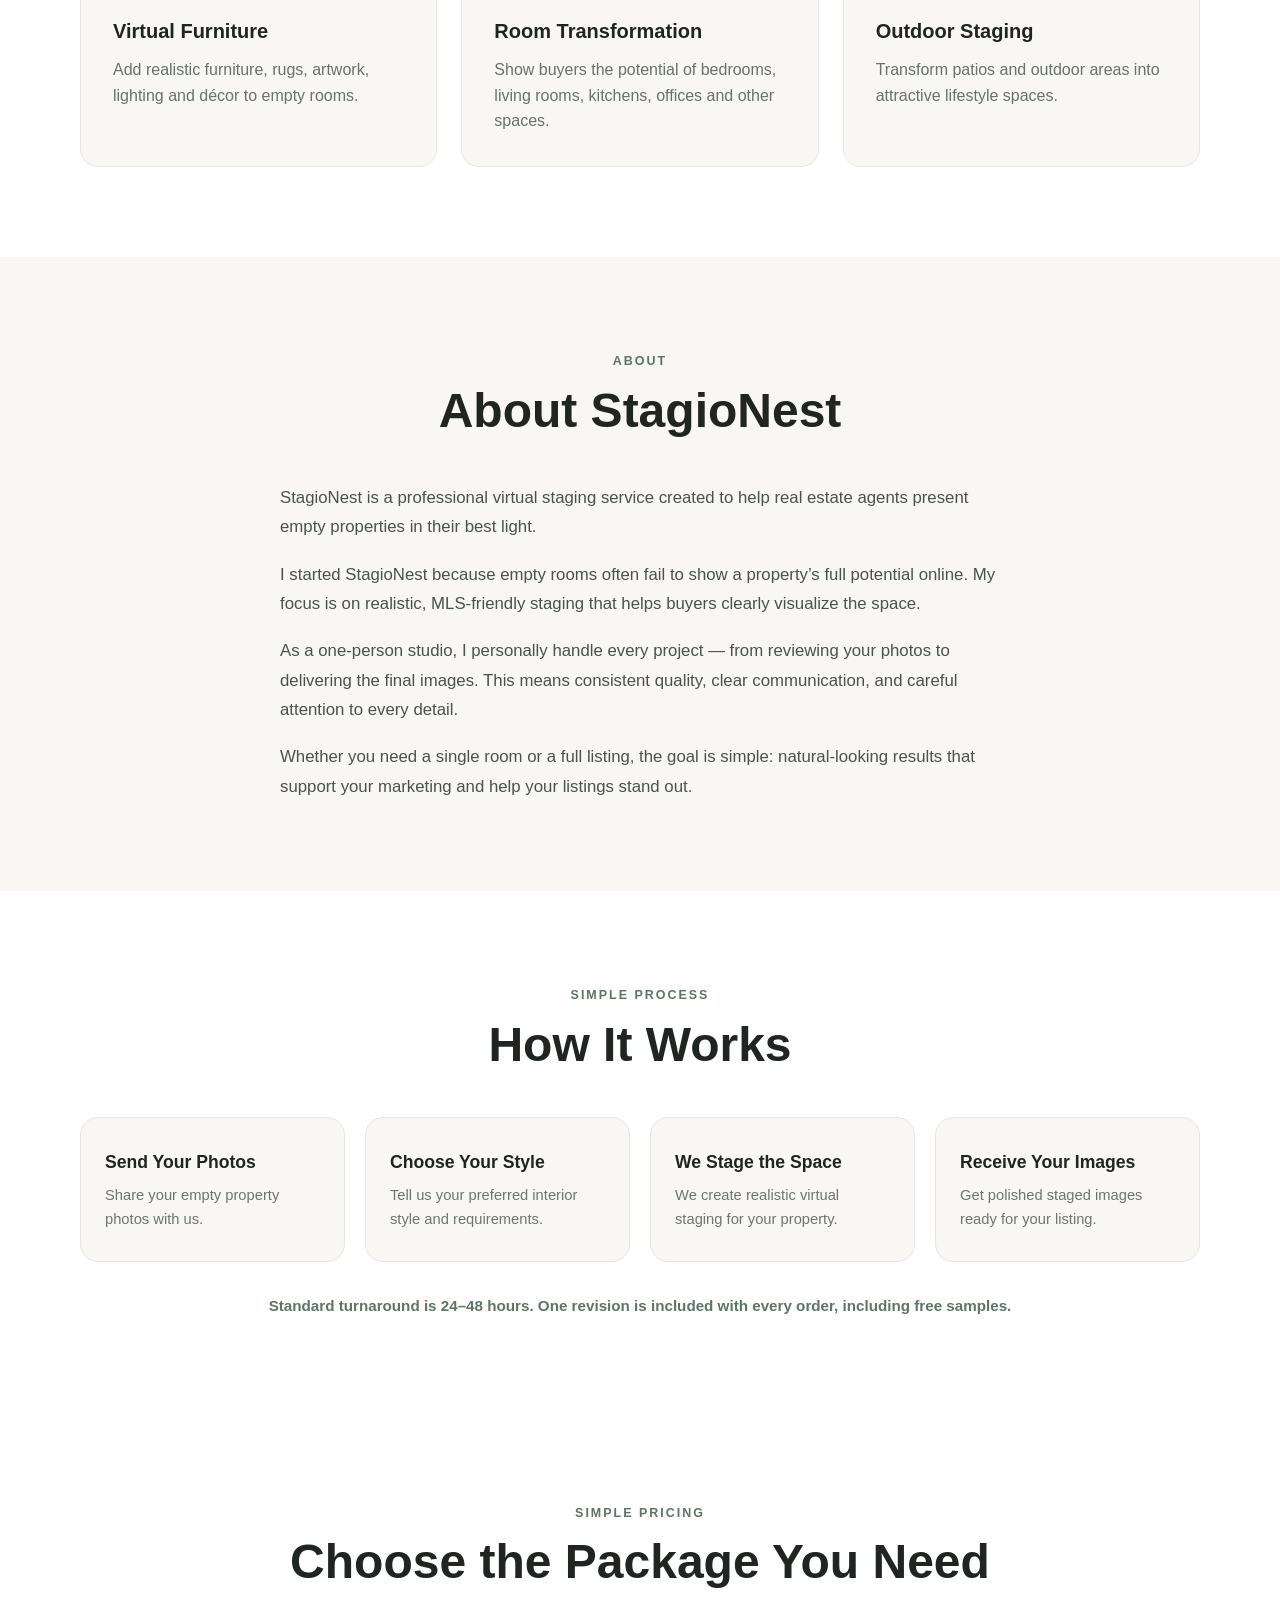
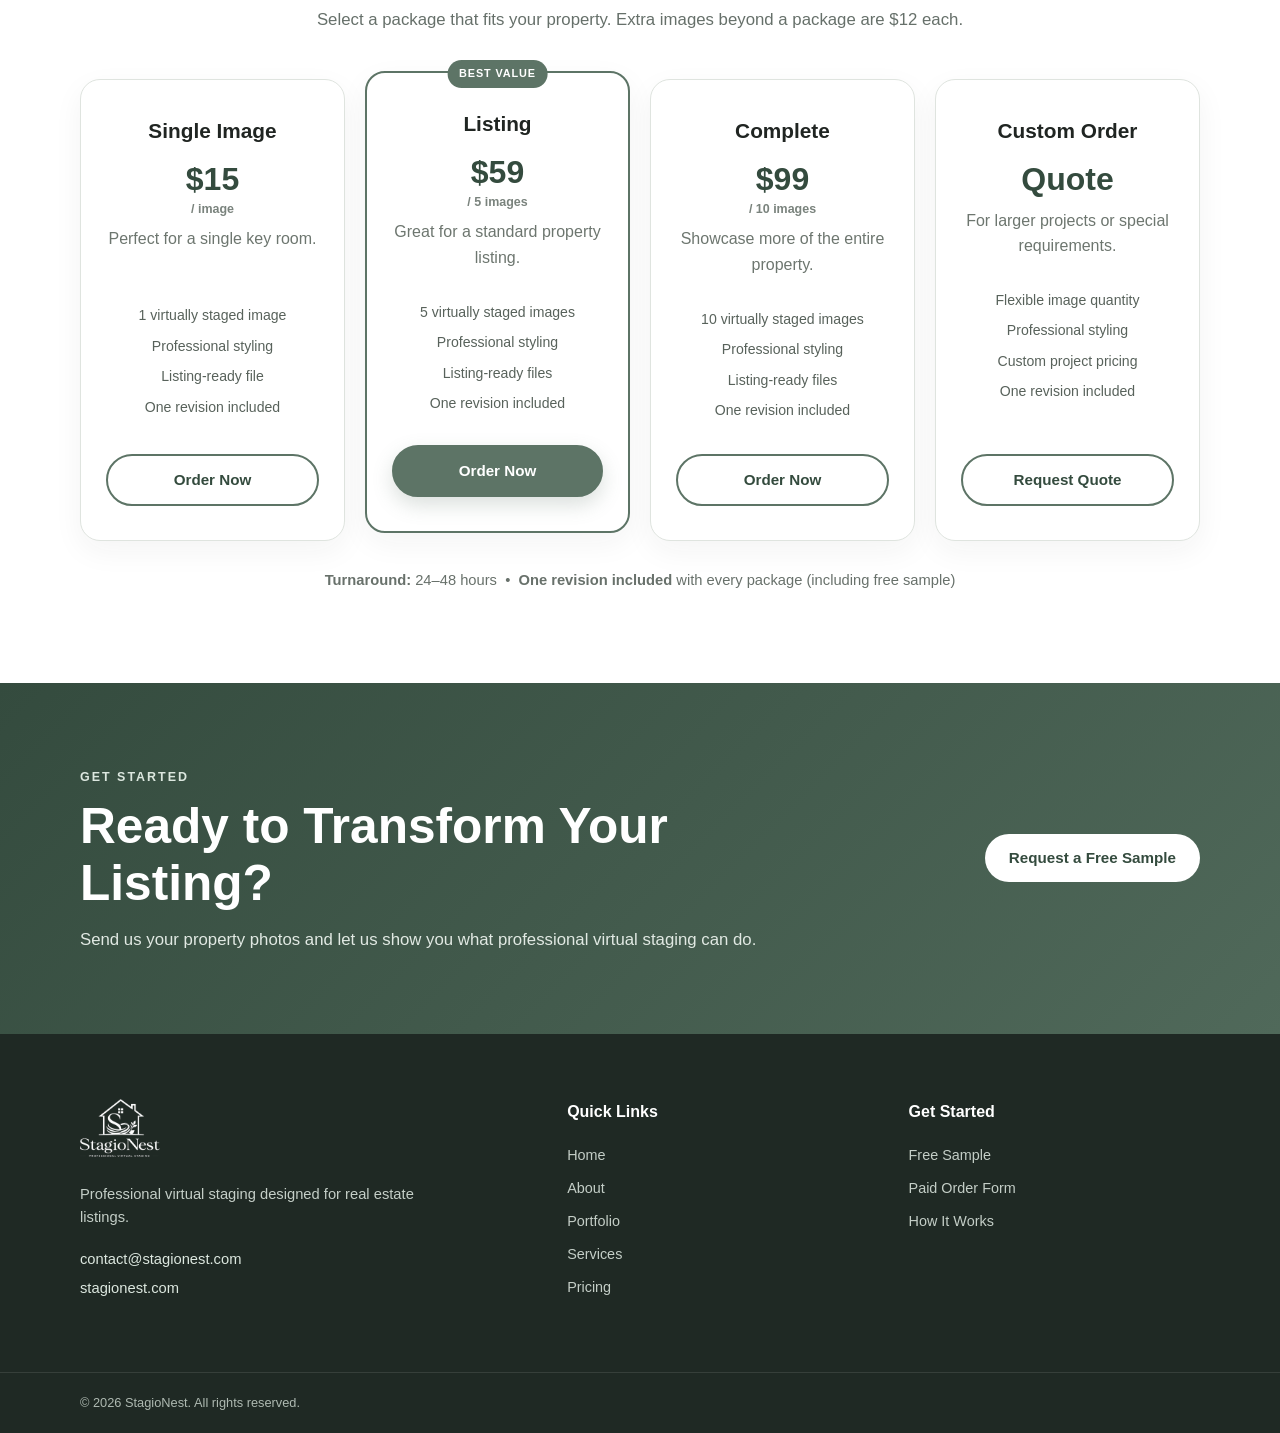
<file: index1.html>
<!DOCTYPE html>
<html lang="en">
<head>
  <meta charset="UTF-8">
  <meta name="viewport" content="width=device-width, initial-scale=1.0">

  <title>StagioNest | Professional Virtual Staging</title>

  <meta
    name="description"
    content="Professional virtual staging for real estate agents. Transform empty spaces into realistic, beautifully staged homes for MLS listings."
  >

  <meta
    name="keywords"
    content="virtual staging, real estate virtual staging, AI virtual staging, MLS virtual staging, real estate agents"
  >

  <link rel="stylesheet" href="CSS/style.css?v=final-20260912">
</head>

<body>

  <!-- ================= HEADER ================= -->

  <header class="site-header">
    <div class="container header-inner">

      <a href="#home" class="brand">
        <img
          src="Images/stagionest-header-green-logo.png"
          alt="StagioNest Professional Virtual Staging"
        >
      </a>

      <button
        class="menu-toggle"
        id="menuToggle"
        type="button"
        aria-label="Open navigation menu"
        aria-expanded="false"
      >
        ☰
      </button>

      <nav class="main-nav" id="mainNav">
        <a href="#home">Home</a>
        <a href="#about">About</a>
        <a href="#portfolio">Portfolio</a>
        <a href="#services">Services</a>
        <a href="#how-it-works">How It Works</a>
        <a href="#pricing">Pricing</a>
        <a href="#get-started">Get Started</a>
      </nav>

    </div>
  </header>


  <main>

    <!-- ================= HERO ================= -->

    <section class="hero" id="home">

      <div class="container hero-grid">

        <div class="hero-content">

          <span class="eyebrow">
            PROFESSIONAL VIRTUAL STAGING
          </span>

          <h1>
            Transform Empty Spaces Into
            <span>Beautifully Staged Homes</span>
          </h1>

          <p class="hero-text">
            High-quality digital and AI-assisted virtual staging designed
            to help real estate agents present empty properties in their
            best light.
          </p>

          <div class="hero-buttons">

            <a href="#portfolio" class="btn btn-primary">
              View Portfolio
            </a>

            <a href="https://docs.google.com/forms/d/e/1FAIpQLSd2mZaY6lwvVv5bqmRstOBwZYOepp-meYU3Xo0kpbpzLSYIEg/viewform?usp=sharing&ouid=106933683634657103569" class="btn btn-secondary" target="_blank" rel="noopener">
              Get a Free Sample
            </a>

          </div>

          <div class="hero-features">

            <div class="hero-feature">
              <strong>✓ MLS-Friendly</strong>
              <span>Professional presentation</span>
            </div>

            <div class="hero-feature">
              <strong>✓ Realistic Design</strong>
              <span>Natural-looking interiors</span>
            </div>

            <div class="hero-feature">
              <strong>✓ Fast Delivery</strong>
              <span>24–48 hour turnaround</span>
            </div>

          </div>

        </div>


        <div class="hero-image-wrapper">

          <img
            src="Images/virtual-staging-warm-contemporary-modern-living-room-hero.webp"
            alt="Warm contemporary modern virtually staged living room"
            class="hero-image"
          >

          <div class="hero-overlay"></div>

          <div class="hero-image-label">
            <span>FEATURED WORK</span>
            <strong>Warm Contemporary Living Room</strong>
          </div>

        </div>

      </div>

    </section>


    <!-- ================= PORTFOLIO INTRO ================= -->

    <section class="section portfolio-intro" id="portfolio">

      <div class="container narrow text-center">

        <span class="section-label">
          OUR WORK
        </span>

        <h2>
          Before &amp; After
        </h2>

        <p>
          See how professional virtual staging can transform empty
          spaces into inviting, market-ready interiors.
        </p>

      </div>

    </section>


    <!-- ================= PORTFOLIO SLIDER ================= -->

    <section class="portfolio-section">

      <div class="container">

        <div class="portfolio-slider" id="portfolioSlider">

          <!-- PROJECT 1 -->
          <article class="portfolio-card">
            <div class="portfolio-images">

              <div class="portfolio-image">
                <span class="image-badge">BEFORE</span>
                <img
                  src="Images/empty-modern-open-plan-living-room-kitchen-before.webp"
                  alt="Empty modern open plan living room and kitchen before virtual staging"
                  loading="lazy"
                >
              </div>

              <div class="portfolio-image">
                <span class="image-badge after">AFTER</span>
                <img
                  src="Images/virtual-staging-modern-open-plan-living-room-kitchen-after.webp"
                  alt="Virtually staged modern open plan living room and kitchen"
                  loading="lazy"
                >
              </div>

            </div>

            <div class="portfolio-info">
              <h3>Modern Open Plan Living &amp; Kitchen</h3>
              <p>
                A coordinated virtual staging concept designed to
                define the living and kitchen areas clearly.
              </p>
            </div>
          </article>


          <!-- PROJECT 2 -->
          <article class="portfolio-card">
            <div class="portfolio-images">

              <div class="portfolio-image">
                <span class="image-badge">BEFORE</span>
                <img
                  src="Images/empty-open-concept-living-dining-room-modern-home-before.webp"
                  alt="Empty open concept living and dining room before virtual staging"
                  loading="lazy"
                >
              </div>

              <div class="portfolio-image">
                <span class="image-badge after">AFTER</span>
                <img
                  src="Images/virtual-staging-open-concept-living-dining-room-modern-home-after.webp"
                  alt="Virtually staged open concept living and dining room"
                  loading="lazy"
                >
              </div>

            </div>

            <div class="portfolio-info">
              <h3>Open Concept Living &amp; Dining</h3>
              <p>
                A balanced furniture arrangement showing buyers
                how the open space can function.
              </p>
            </div>
          </article>


          <!-- PROJECT 3 -->
          <article class="portfolio-card">
            <div class="portfolio-images">

              <div class="portfolio-image">
                <span class="image-badge">BEFORE</span>
                <img
                  src="Images/empty-covered-patio-real-estate-before.webp"
                  alt="Empty covered patio before virtual staging"
                  loading="lazy"
                >
              </div>

              <div class="portfolio-image">
                <span class="image-badge after">AFTER</span>
                <img
                  src="Images/virtual-staging-covered-patio-real-estate-after.webp"
                  alt="Virtually staged covered patio"
                  loading="lazy"
                >
              </div>

            </div>

            <div class="portfolio-info">
              <h3>Covered Outdoor Patio</h3>
              <p>
                An inviting outdoor living arrangement designed
                to highlight the property's lifestyle potential.
              </p>
            </div>
          </article>


          <!-- PROJECT 4 -->
          <article class="portfolio-card">
            <div class="portfolio-images">

              <div class="portfolio-image">
                <span class="image-badge">BEFORE</span>
                <img
                  src="Images/empty-open-concept-kitchen-living-room-before.webp"
                  alt="Empty open concept kitchen and living room before virtual staging"
                  loading="lazy"
                >
              </div>

              <div class="portfolio-image">
                <span class="image-badge after">AFTER</span>
                <img
                  src="Images/virtual-staging-open-concept-kitchen-living-room-after.webp"
                  alt="Virtually staged open concept kitchen and living room"
                  loading="lazy"
                >
              </div>

            </div>

            <div class="portfolio-info">
              <h3>Open Concept Kitchen &amp; Living Room</h3>
              <p>
                Functional furniture placement that gives an empty
                open-plan property more visual purpose.
              </p>
            </div>
          </article>


          <!-- PROJECT 5 -->
          <article class="portfolio-card">
            <div class="portfolio-images">

              <div class="portfolio-image">
                <span class="image-badge">BEFORE</span>
                <img
                  src="Images/empty-mid-century-modern-living-room-before.webp"
                  alt="Empty mid century modern living room before virtual staging"
                  loading="lazy"
                >
              </div>

              <div class="portfolio-image">
                <span class="image-badge after">AFTER</span>
                <img
                  src="Images/virtual-staging-mid-century-modern-living-room-after.webp"
                  alt="Virtually staged mid century modern living room"
                  loading="lazy"
                >
              </div>

            </div>

            <div class="portfolio-info">
              <h3>Mid-Century Modern Living Room</h3>
              <p>
                Warm wood tones and timeless furniture create an
                inviting real-estate presentation.
              </p>
            </div>
          </article>


          <!-- PROJECT 6 -->
          <article class="portfolio-card">
            <div class="portfolio-images">

              <div class="portfolio-image">
                <span class="image-badge">BEFORE</span>
                <img
                  src="Images/empty-warm-contemporary-modern-living-room-before.webp"
                  alt="Empty warm contemporary modern living room before virtual staging"
                  loading="lazy"
                >
              </div>

              <div class="portfolio-image">
                <span class="image-badge after">AFTER</span>
                <img
                  src="Images/virtual-staging-warm-contemporary-modern-living-room-after.webp"
                  alt="Virtually staged warm contemporary modern living room"
                  loading="lazy"
                >
              </div>

            </div>

            <div class="portfolio-info">
              <h3>Warm Contemporary Living Room</h3>
              <p>
                Soft neutral furnishings and contemporary styling
                create a polished listing presentation.
              </p>
            </div>
          </article>


          <!-- PROJECT 7 -->
          <article class="portfolio-card">
            <div class="portfolio-images">

              <div class="portfolio-image">
                <span class="image-badge">BEFORE</span>
                <img
                  src="Images/empty-modern-organic-bedroom-before.webp"
                  alt="Empty modern organic bedroom before virtual staging"
                  loading="lazy"
                >
              </div>

              <div class="portfolio-image">
                <span class="image-badge after">AFTER</span>
                <img
                  src="Images/virtual-staging-modern-organic-bedroom-after.webp"
                  alt="Virtually staged modern organic bedroom"
                  loading="lazy"
                >
              </div>

            </div>

            <div class="portfolio-info">
              <h3>Modern Organic Bedroom</h3>
              <p>
                Natural textures, warm neutrals and simple furnishings
                create a comfortable bedroom concept.
              </p>
            </div>
          </article>


          <!-- PROJECT 8 -->
          <article class="portfolio-card">
            <div class="portfolio-images">

              <div class="portfolio-image">
                <span class="image-badge">BEFORE</span>
                <img
                  src="Images/empty-warm-contemporary-primary-bedroom-before.webp"
                  alt="Empty warm contemporary primary bedroom before virtual staging"
                  loading="lazy"
                >
              </div>

              <div class="portfolio-image">
                <span class="image-badge after">AFTER</span>
                <img
                  src="Images/virtual-staging-warm-contemporary-primary-bedroom-after.webp"
                  alt="Virtually staged warm contemporary primary bedroom"
                  loading="lazy"
                >
              </div>

            </div>

            <div class="portfolio-info">
              <h3>Warm Contemporary Primary Bedroom</h3>
              <p>
                A calm, sophisticated bedroom design suitable for
                residential real-estate listings.
              </p>
            </div>
          </article>


          <!-- PROJECT 9 -->
          <article class="portfolio-card">
            <div class="portfolio-images">

              <div class="portfolio-image">
                <span class="image-badge">BEFORE</span>
                <img
                  src="Images/empty-modern-bedroom-with-balcony-before.webp"
                  alt="Empty modern bedroom with balcony before virtual staging"
                  loading="lazy"
                >
              </div>

              <div class="portfolio-image">
                <span class="image-badge after">AFTER</span>
                <img
                  src="Images/virtual-staging-modern-bedroom-with-balcony-after.webp"
                  alt="Virtually staged modern bedroom with balcony"
                  loading="lazy"
                >
              </div>

            </div>

            <div class="portfolio-info">
              <h3>Modern Bedroom With Balcony</h3>
              <p>
                A clean bedroom arrangement that helps buyers
                visualize the available living space.
              </p>
            </div>
          </article>


          <!-- PROJECT 10 -->
          <article class="portfolio-card">
            <div class="portfolio-images">

              <div class="portfolio-image">
                <span class="image-badge">BEFORE</span>
                <img
                  src="Images/empty-modern-organic-living-room-before.webp"
                  alt="Empty modern organic living room before virtual staging"
                  loading="lazy"
                >
              </div>

              <div class="portfolio-image">
                <span class="image-badge after">AFTER</span>
                <img
                  src="Images/virtual-staging-modern-organic-living-room-after.webp"
                  alt="Virtually staged modern organic living room"
                  loading="lazy"
                >
              </div>

            </div>

            <div class="portfolio-info">
              <h3>Modern Organic Living Room</h3>
              <p>
                Warm natural styling designed to give an empty room
                a welcoming and contemporary feel.
              </p>
            </div>
          </article>


          <!-- PROJECT 11 -->
          <article class="portfolio-card">
            <div class="portfolio-images">

              <div class="portfolio-image">
                <span class="image-badge">BEFORE</span>
                <img
                  src="Images/empty-modern-flex-room-real-estate-before.webp"
                  alt="Empty modern flex room before virtual staging"
                  loading="lazy"
                >
              </div>

              <div class="portfolio-image">
                <span class="image-badge after">AFTER</span>
                <img
                  src="Images/virtual-staging-modern-flex-room-real-estate-after.webp"
                  alt="Virtually staged modern flex room"
                  loading="lazy"
                >
              </div>

            </div>

            <div class="portfolio-info">
              <h3>Modern Flex Room</h3>
              <p>
                A flexible room concept showing how an unused space
                can serve a practical purpose.
              </p>
            </div>
          </article>


          <!-- PROJECT 12 -->
          <article class="portfolio-card">
            <div class="portfolio-images">

              <div class="portfolio-image">
                <span class="image-badge">BEFORE</span>
                <img
                  src="Images/empty-modern-home-office-us-real-estate-before.webp"
                  alt="Empty modern home office before virtual staging"
                  loading="lazy"
                >
              </div>

              <div class="portfolio-image">
                <span class="image-badge after">AFTER</span>
                <img
                  src="Images/virtual-staging-modern-home-office-us-real-estate-after.webp"
                  alt="Virtually staged modern home office"
                  loading="lazy"
                >
              </div>

            </div>

            <div class="portfolio-info">
              <h3>Modern Home Office</h3>
              <p>
                A practical home-office setup designed for modern
                residential property listings.
              </p>
            </div>
          </article>

        </div>


        <div class="slider-controls">

          <button
            class="slider-btn"
            id="prevProject"
            type="button"
            aria-label="Previous project"
          >
            ←
          </button>

          <span id="sliderCounter">1 / 12</span>

          <button
            class="slider-btn"
            id="nextProject"
            type="button"
            aria-label="Next project"
          >
            →
          </button>

        </div>

      </div>

    </section>


    <!-- ================= DESIGN STYLES ================= -->

    <section class="section styles-section">

      <div class="container">

        <div class="section-heading text-center">

          <span class="section-label">
            DESIGN OPTIONS
          </span>

          <h2>
            One Room. Different Possibilities.
          </h2>

          <p>
            See how the same empty living room can be presented
            in different design styles.
          </p>

        </div>


        <div class="style-showcase">

          <div class="style-slide active">
            <img
              src="Images/empty-mid-century-modern-living-room-before.webp"
              alt="Empty mid century modern living room before styling"
              loading="lazy"
            >

            <div class="style-caption">
              <span>STARTING POINT</span>
              <h3>Empty Living Room</h3>
              <p>The original empty room before virtual staging.</p>
            </div>
          </div>


          <div class="style-slide">
            <img
              src="Images/organic-modern-living-room.webp"
              alt="Organic modern living room style"
              loading="lazy"
            >

            <div class="style-caption">
              <span>ORGANIC MODERN</span>
              <h3>Organic Modern</h3>
              <p>Warm neutrals, natural textures and contemporary furniture.</p>
            </div>
          </div>


          <div class="style-slide">
            <img
              src="Images/scandinavian-living-room.webp"
              alt="Scandinavian living room style"
              loading="lazy"
            >

            <div class="style-caption">
              <span>SCANDINAVIAN</span>
              <h3>Scandinavian</h3>
              <p>Light tones, simple forms and comfortable modern styling.</p>
            </div>
          </div>


          <div class="style-slide">
            <img
              src="Images/minimalist-city-living-room.webp"
              alt="Minimalist city living room style"
              loading="lazy"
            >

            <div class="style-caption">
              <span>MINIMALIST CITY</span>
              <h3>Minimalist City</h3>
              <p>Clean lines, sophisticated furniture and uncluttered design.</p>
            </div>
          </div>

        </div>


        <div class="style-controls">

          <button
            class="slider-btn"
            id="prevStyle"
            type="button"
            aria-label="Previous design style"
          >
            ←
          </button>

          <span id="styleCounter">1 / 4</span>

          <button
            class="slider-btn"
            id="nextStyle"
            type="button"
            aria-label="Next design style"
          >
            →
          </button>

        </div>

      </div>

    </section>


    <!-- ================= SERVICES ================= -->

    <section class="section services-section" id="services">

      <div class="container">

        <div class="section-heading text-center">

          <span class="section-label">SERVICES</span>

          <h2>Virtual Staging Services</h2>

          <p>
            Professional digital staging for empty residential properties.
          </p>

        </div>


        <div class="service-grid">

          <div class="service-card">
            <h3>Virtual Furniture</h3>
            <p>
              Add realistic furniture, rugs, artwork, lighting and
              décor to empty rooms.
            </p>
          </div>


          <div class="service-card">
            <h3>Room Transformation</h3>
            <p>
              Show buyers the potential of bedrooms, living rooms,
              kitchens, offices and other spaces.
            </p>
          </div>


          <div class="service-card">
            <h3>Outdoor Staging</h3>
            <p>
              Transform patios and outdoor areas into attractive
              lifestyle spaces.
            </p>
          </div>

        </div>

      </div>

    </section>


    <!-- ================= ABOUT ================= -->

    <section class="section about-section" id="about">

      <div class="container narrow">

        <div class="section-heading text-center">
          <span class="section-label">ABOUT</span>
          <h2>About StagioNest</h2>
        </div>

        <div class="about-content">
          <p>
            StagioNest is a professional virtual staging service created to help real estate agents present empty properties in their best light.
          </p>

          <p>
            I started StagioNest because empty rooms often fail to show a property’s full potential online. My focus is on realistic, MLS-friendly staging that helps buyers clearly visualize the space.
          </p>

          <p>
            As a one-person studio, I personally handle every project — from reviewing your photos to delivering the final images. This means consistent quality, clear communication, and careful attention to every detail.
          </p>

          <p>
            Whether you need a single room or a full listing, the goal is simple: natural-looking results that support your marketing and help your listings stand out.
          </p>
        </div>

      </div>

    </section>


    <!-- ================= HOW IT WORKS ================= -->

    <section class="section process-section" id="how-it-works">

      <div class="container">

        <div class="section-heading text-center">

          <span class="section-label">SIMPLE PROCESS</span>

          <h2>How It Works</h2>

        </div>


        <div class="process-grid">

          <div class="process-step">
            <h3>Send Your Photos</h3>
            <p>Share your empty property photos with us.</p>
          </div>

          <div class="process-step">
            <h3>Choose Your Style</h3>
            <p>Tell us your preferred interior style and requirements.</p>
          </div>

          <div class="process-step">
            <h3>We Stage the Space</h3>
            <p>We create realistic virtual staging for your property.</p>
          </div>

          <div class="process-step">
            <h3>Receive Your Images</h3>
            <p>Get polished staged images ready for your listing.</p>
          </div>

        </div>

        <p class="process-note">
          Standard turnaround is 24–48 hours. One revision is included with every order, including free samples.
        </p>

      </div>

    </section>


    <!-- ================= PRICING ================= -->

    <section class="section pricing-section" id="pricing">

      <div class="container">

        <div class="section-heading text-center">

          <span class="section-label">SIMPLE PRICING</span>

          <h2>Choose the Package You Need</h2>

          <p>
            Select a package that fits your property. Extra images beyond
            a package are $12 each.
          </p>

        </div>


        <div class="pricing-grid">


          <!-- 1 IMAGE -->

          <div class="pricing-card">

            <h3>Single Image</h3>

            <div class="price">
              $15
              <span>/ image</span>
            </div>

            <p>Perfect for a single key room.</p>

            <ul>
              <li>1 virtually staged image</li>
              <li>Professional styling</li>
              <li>Listing-ready file</li>
              <li>One revision included</li>
            </ul>

            <a
              href="https://forms.gle/goYeQssP6NCxRCtu6"
              class="btn btn-outline-green"
              target="_blank"
              rel="noopener"
            >
              Order Now
            </a>

          </div>


          <!-- 5 IMAGES -->

          <div class="pricing-card featured">

            <div class="popular">BEST VALUE</div>

            <h3>Listing</h3>

            <div class="price">
              $59
              <span>/ 5 images</span>
            </div>

            <p>Great for a standard property listing.</p>

            <ul>
              <li>5 virtually staged images</li>
              <li>Professional styling</li>
              <li>Listing-ready files</li>
              <li>One revision included</li>
            </ul>

            <a
              href="https://forms.gle/goYeQssP6NCxRCtu6"
              class="btn btn-solid-green"
              target="_blank"
              rel="noopener"
            >
              Order Now
            </a>

          </div>


          <!-- 10 IMAGES -->

          <div class="pricing-card">

            <h3>Complete</h3>

            <div class="price">
              $99
              <span>/ 10 images</span>
            </div>

            <p>Showcase more of the entire property.</p>

            <ul>
              <li>10 virtually staged images</li>
              <li>Professional styling</li>
              <li>Listing-ready files</li>
              <li>One revision included</li>
            </ul>

            <a
              href="https://forms.gle/goYeQssP6NCxRCtu6"
              class="btn btn-outline-green"
              target="_blank"
              rel="noopener"
            >
              Order Now
            </a>

          </div>


          <!-- CUSTOM -->

          <div class="pricing-card custom-pricing-card">

            <h3>Custom Order</h3>

            <div class="price custom-price">
              Quote
            </div>

            <p>For larger projects or special requirements.</p>

            <ul>
              <li>Flexible image quantity</li>
              <li>Professional styling</li>
              <li>Custom project pricing</li>
              <li>One revision included</li>
            </ul>

            <a
              href="https://forms.gle/goYeQssP6NCxRCtu6"
              class="btn btn-outline-green"
              target="_blank"
              rel="noopener"
            >
              Request Quote
            </a>

          </div>

        </div>

        <p class="pricing-note">
          <strong>Turnaround:</strong> 24–48 hours &nbsp;•&nbsp;
          <strong>One revision included</strong> with every package (including free sample)
        </p>

      </div>

    </section>


    <!-- ================= CTA ================= -->

    <section class="cta-section" id="get-started">

      <div class="container cta-inner">

        <div class="cta-content">

          <span class="section-label">GET STARTED</span>

          <h2>Ready to Transform Your Listing?</h2>

          <p>
            Send us your property photos and let us show you what
            professional virtual staging can do.
          </p>

        </div>

        <a href="https://docs.google.com/forms/d/e/1FAIpQLSd2mZaY6lwvVv5bqmRstOBwZYOepp-meYU3Xo0kpbpzLSYIEg/viewform?usp=sharing&ouid=106933683634657103569" class="btn btn-light" target="_blank" rel="noopener">
          Request a Free Sample
        </a>

      </div>

    </section>

  </main>


  <!-- ================= FOOTER ================= -->

  <footer class="site-footer">

    <div class="container footer-grid">

      <div class="footer-brand">

        <div class="footer-logo-box">
          <img
            src="Images/stagionest-footer-white-transparent-logo.png"
            alt="StagioNest Professional Virtual Staging"
            class="footer-logo"
          >
        </div>

        <p>
          Professional virtual staging designed for real estate listings.
        </p>

        <div class="footer-contact">
          <p>
            <a href="mailto:contact@stagionest.com">contact@stagionest.com</a>
          </p>
          <p>
            <a href="https://stagionest.com" target="_blank" rel="noopener">stagionest.com</a>
          </p>
        </div>

      </div>


      <div class="footer-links">

        <h3>Quick Links</h3>

        <a href="#home">Home</a>
        <a href="#about">About</a>
        <a href="#portfolio">Portfolio</a>
        <a href="#services">Services</a>
        <a href="#pricing">Pricing</a>

      </div>


      <div class="footer-links">

        <h3>Get Started</h3>

        <a href="https://docs.google.com/forms/d/e/1FAIpQLSd2mZaY6lwvVv5bqmRstOBwZYOepp-meYU3Xo0kpbpzLSYIEg/viewform?usp=sharing&ouid=106933683634657103569" target="_blank" rel="noopener">Free Sample</a>
        <a href="https://forms.gle/goYeQssP6NCxRCtu6" target="_blank" rel="noopener">
          Paid Order Form
        </a>
        <a href="#how-it-works">How It Works</a>

      </div>

    </div>


    <div class="footer-bottom">

      <div class="container">

        <p>
          © <span id="year"></span> StagioNest. All rights reserved.
        </p>

      </div>

    </div>

  </footer>


  <script src="JS/script.js?v=final-20260912" defer></script>

</body>
</html>
</file>
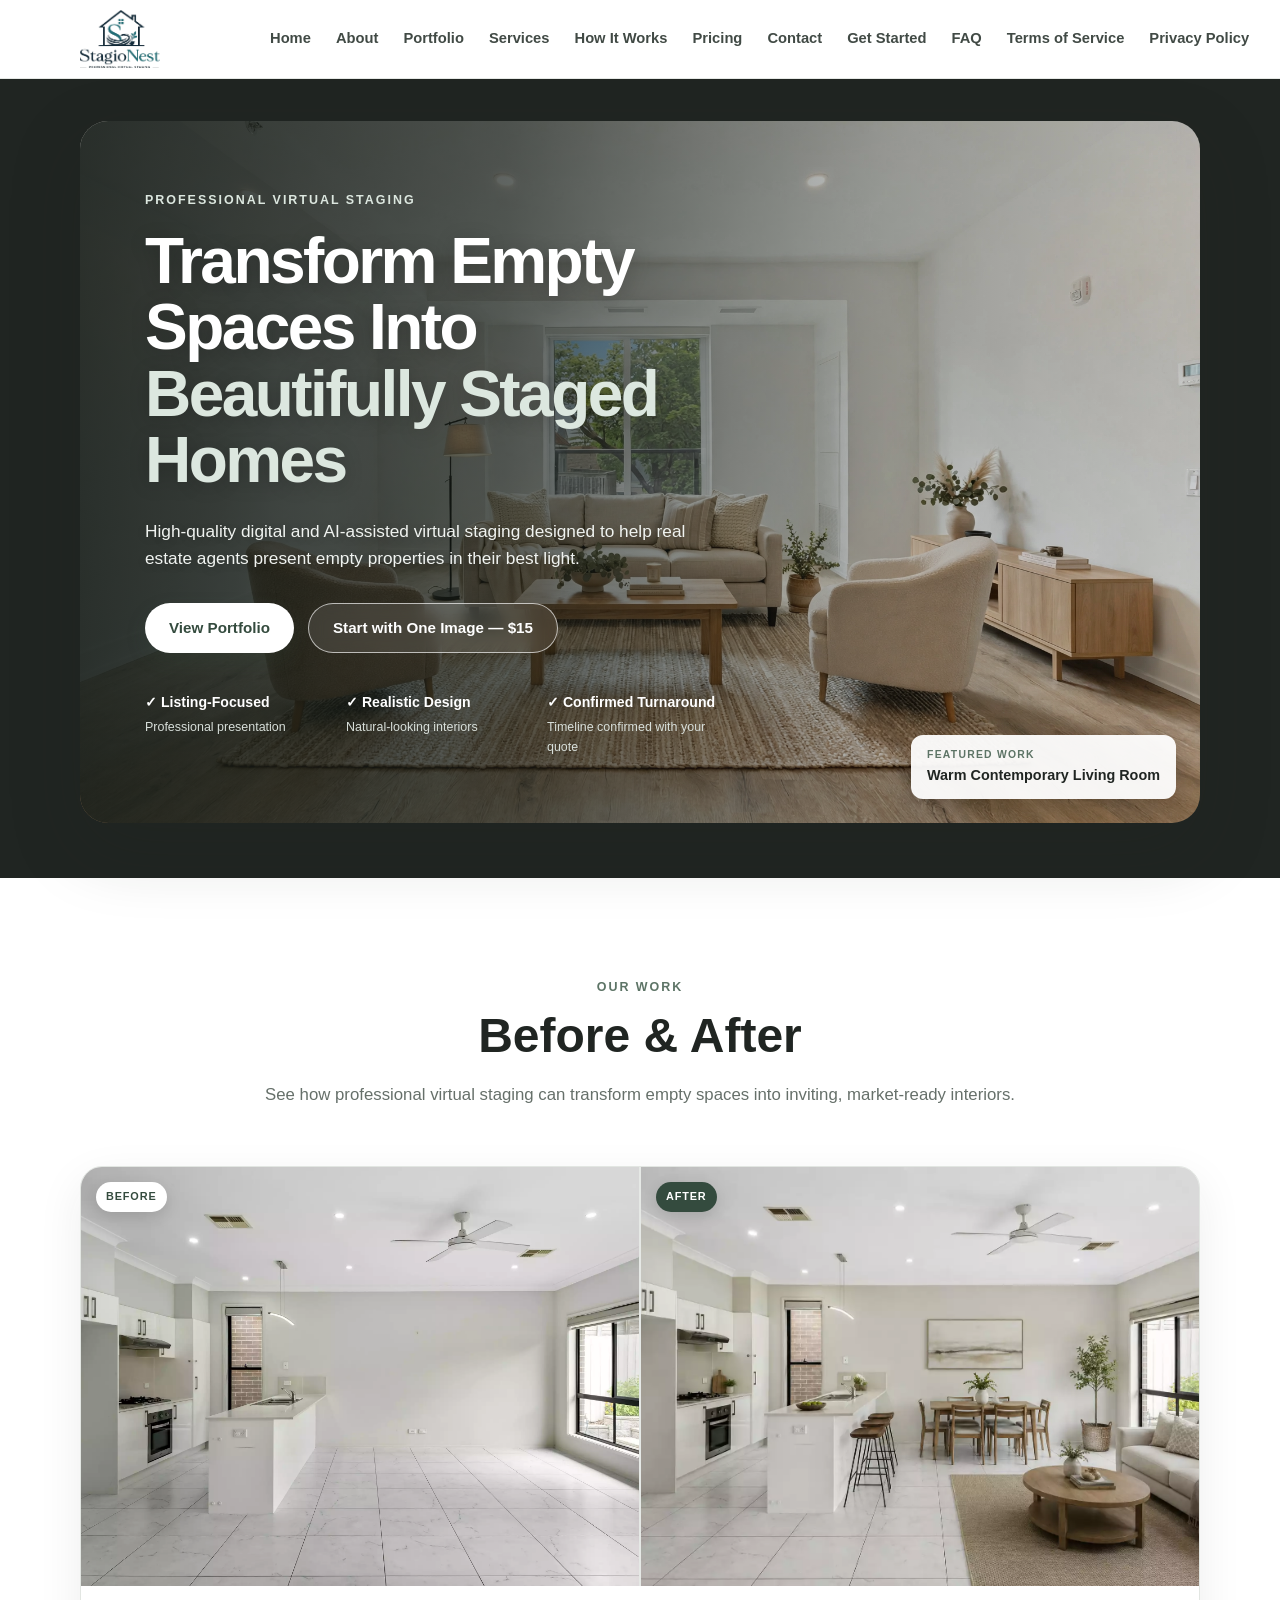
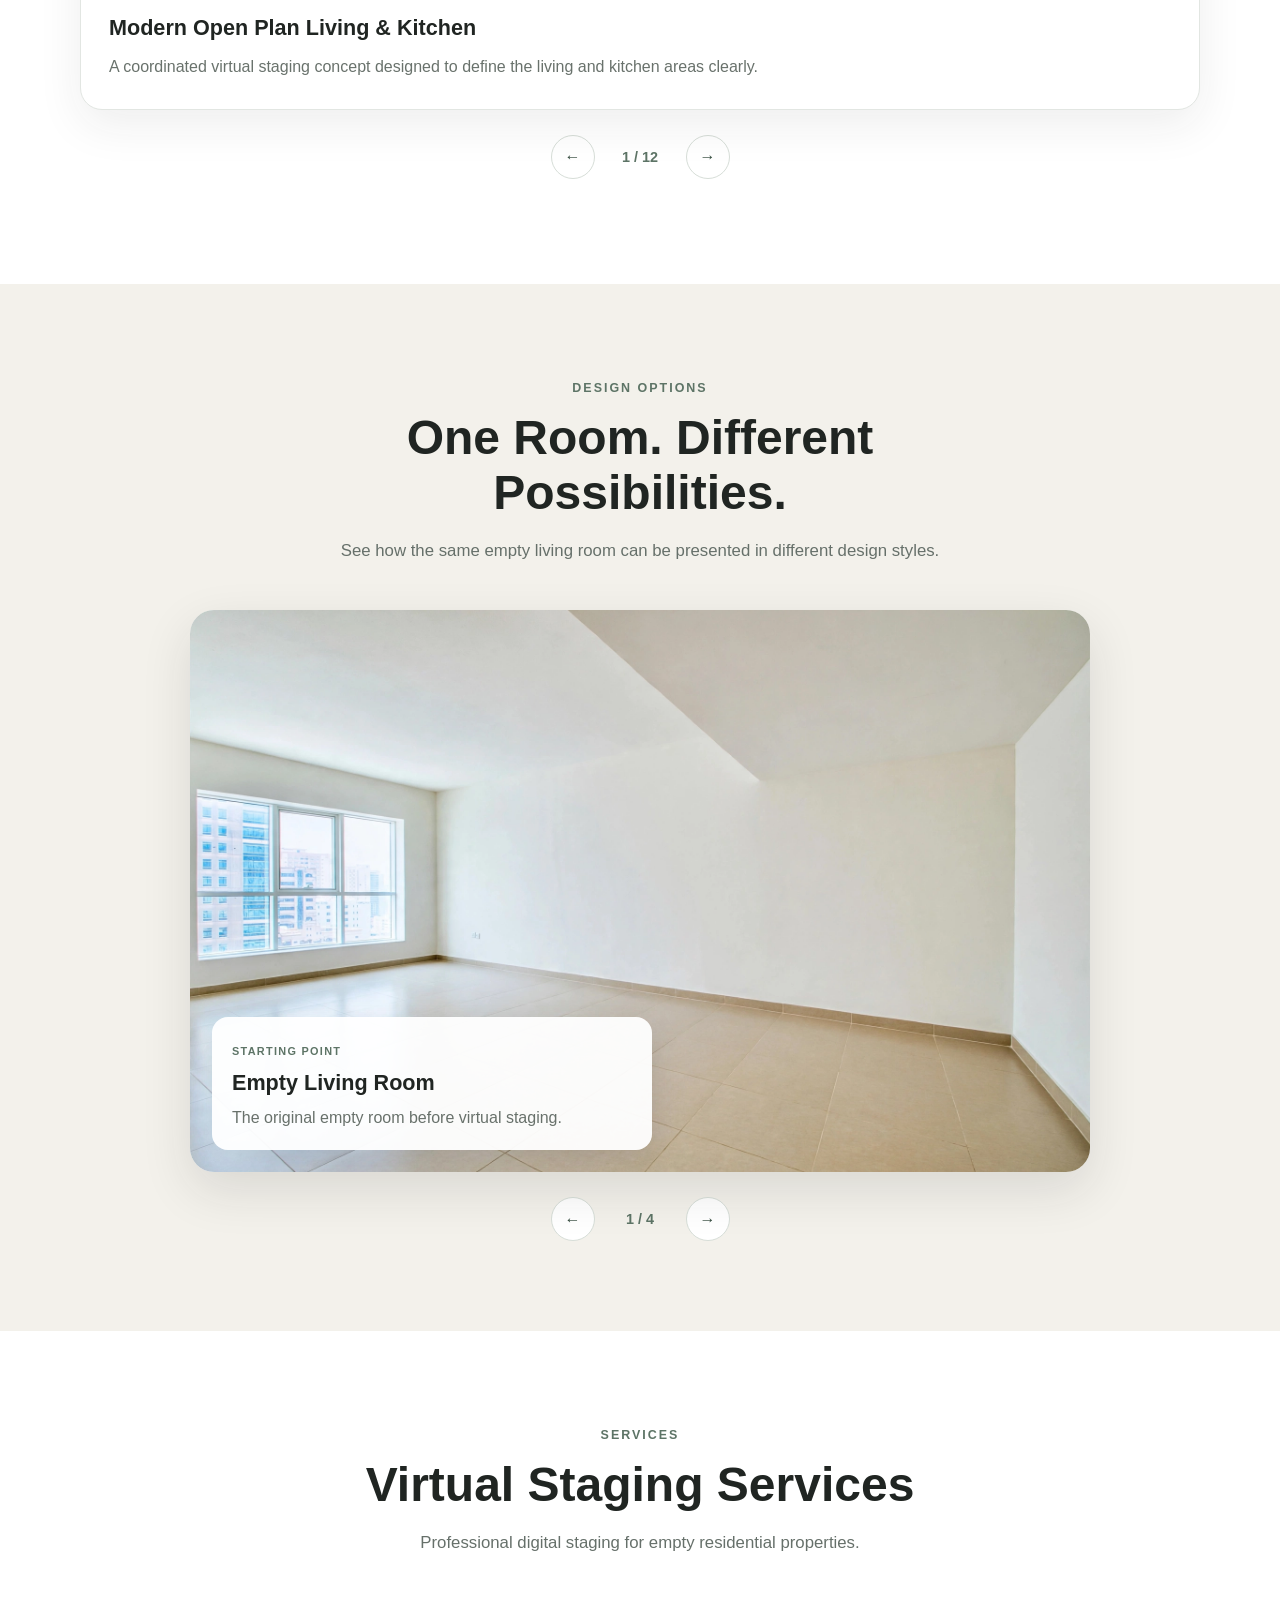
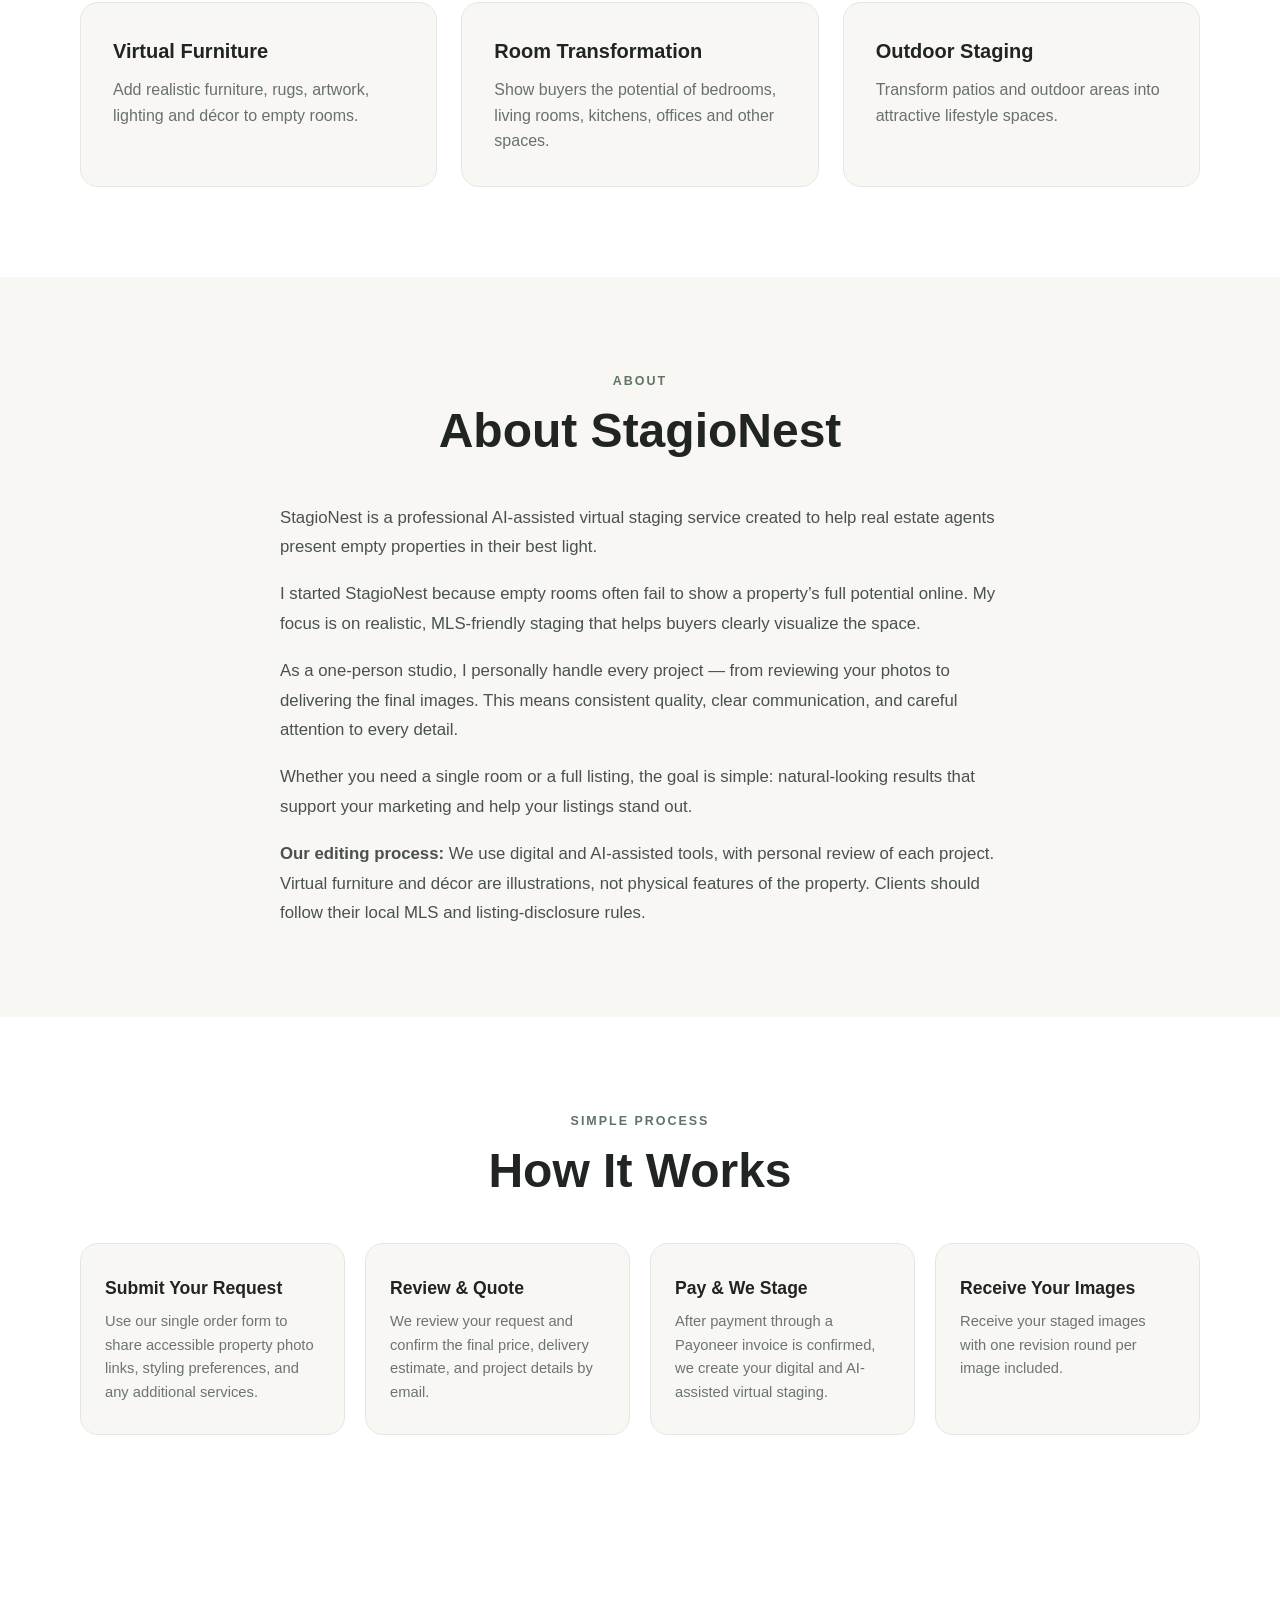
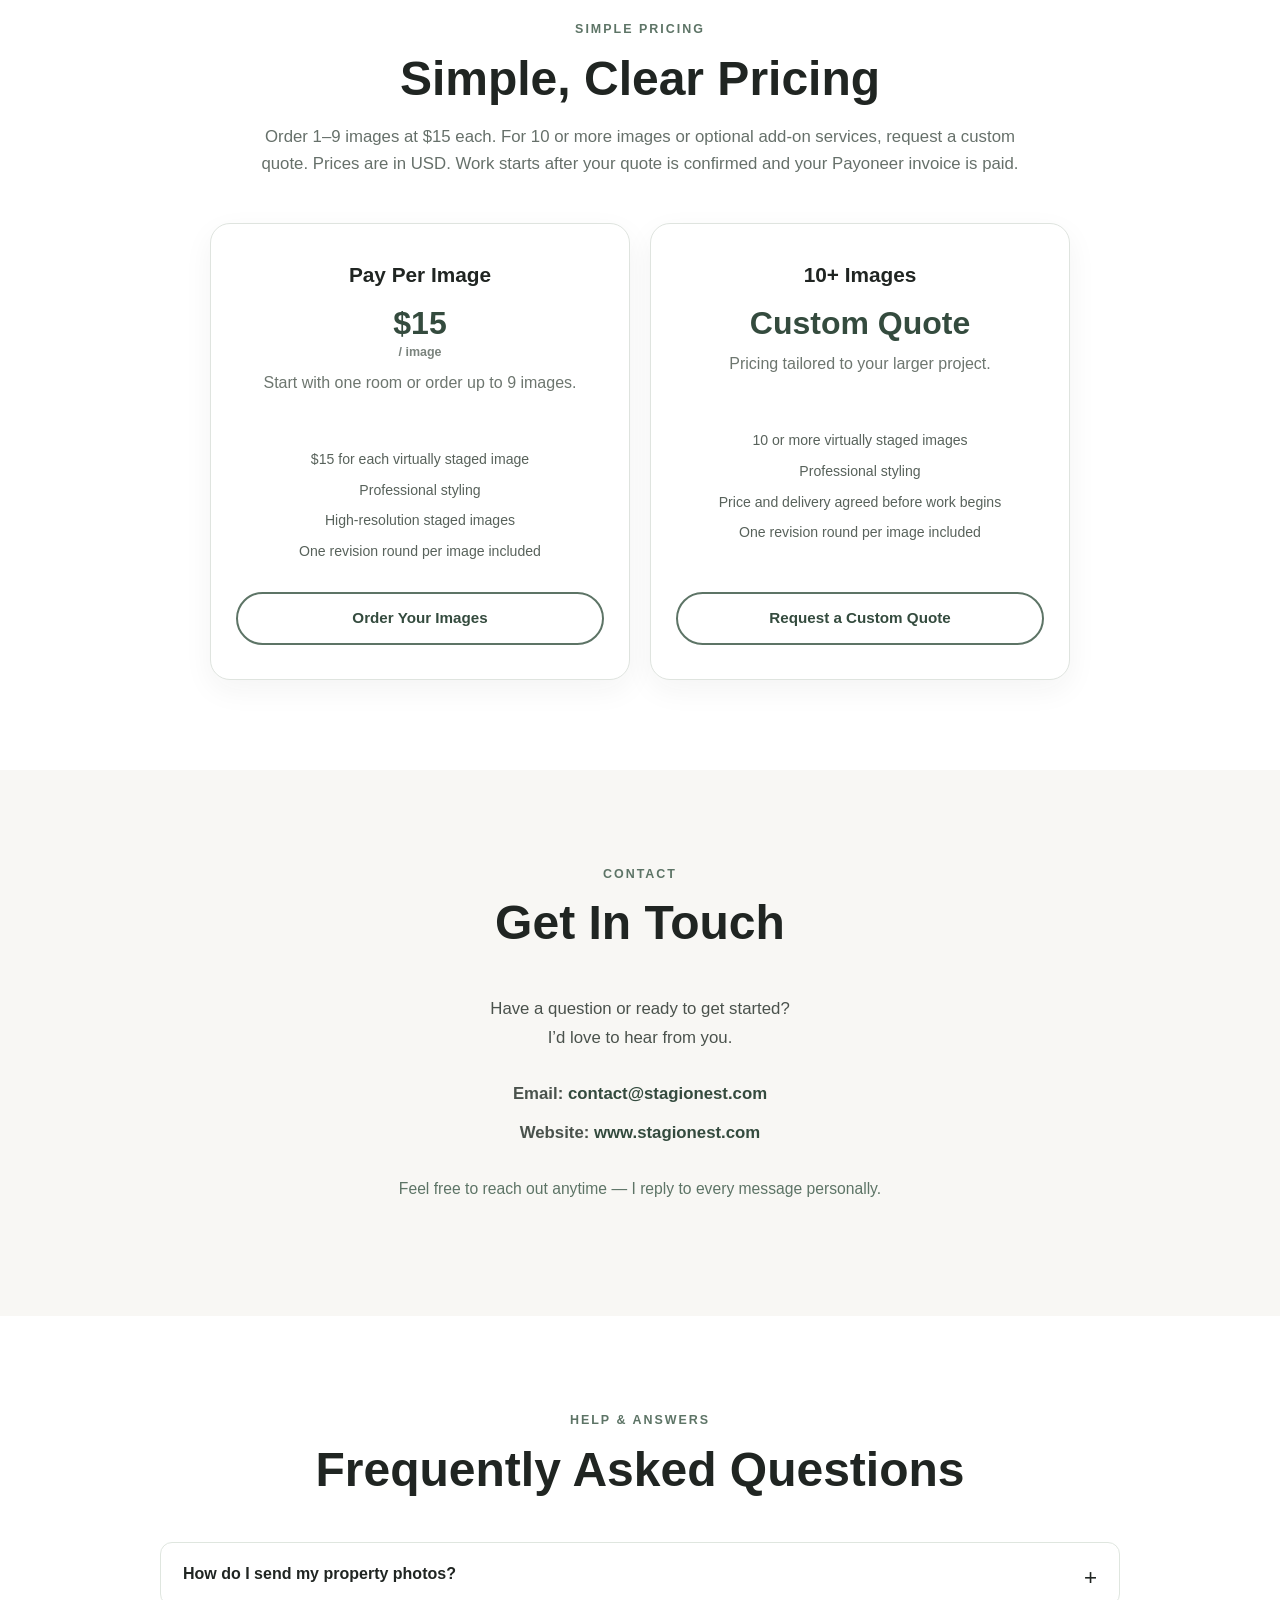
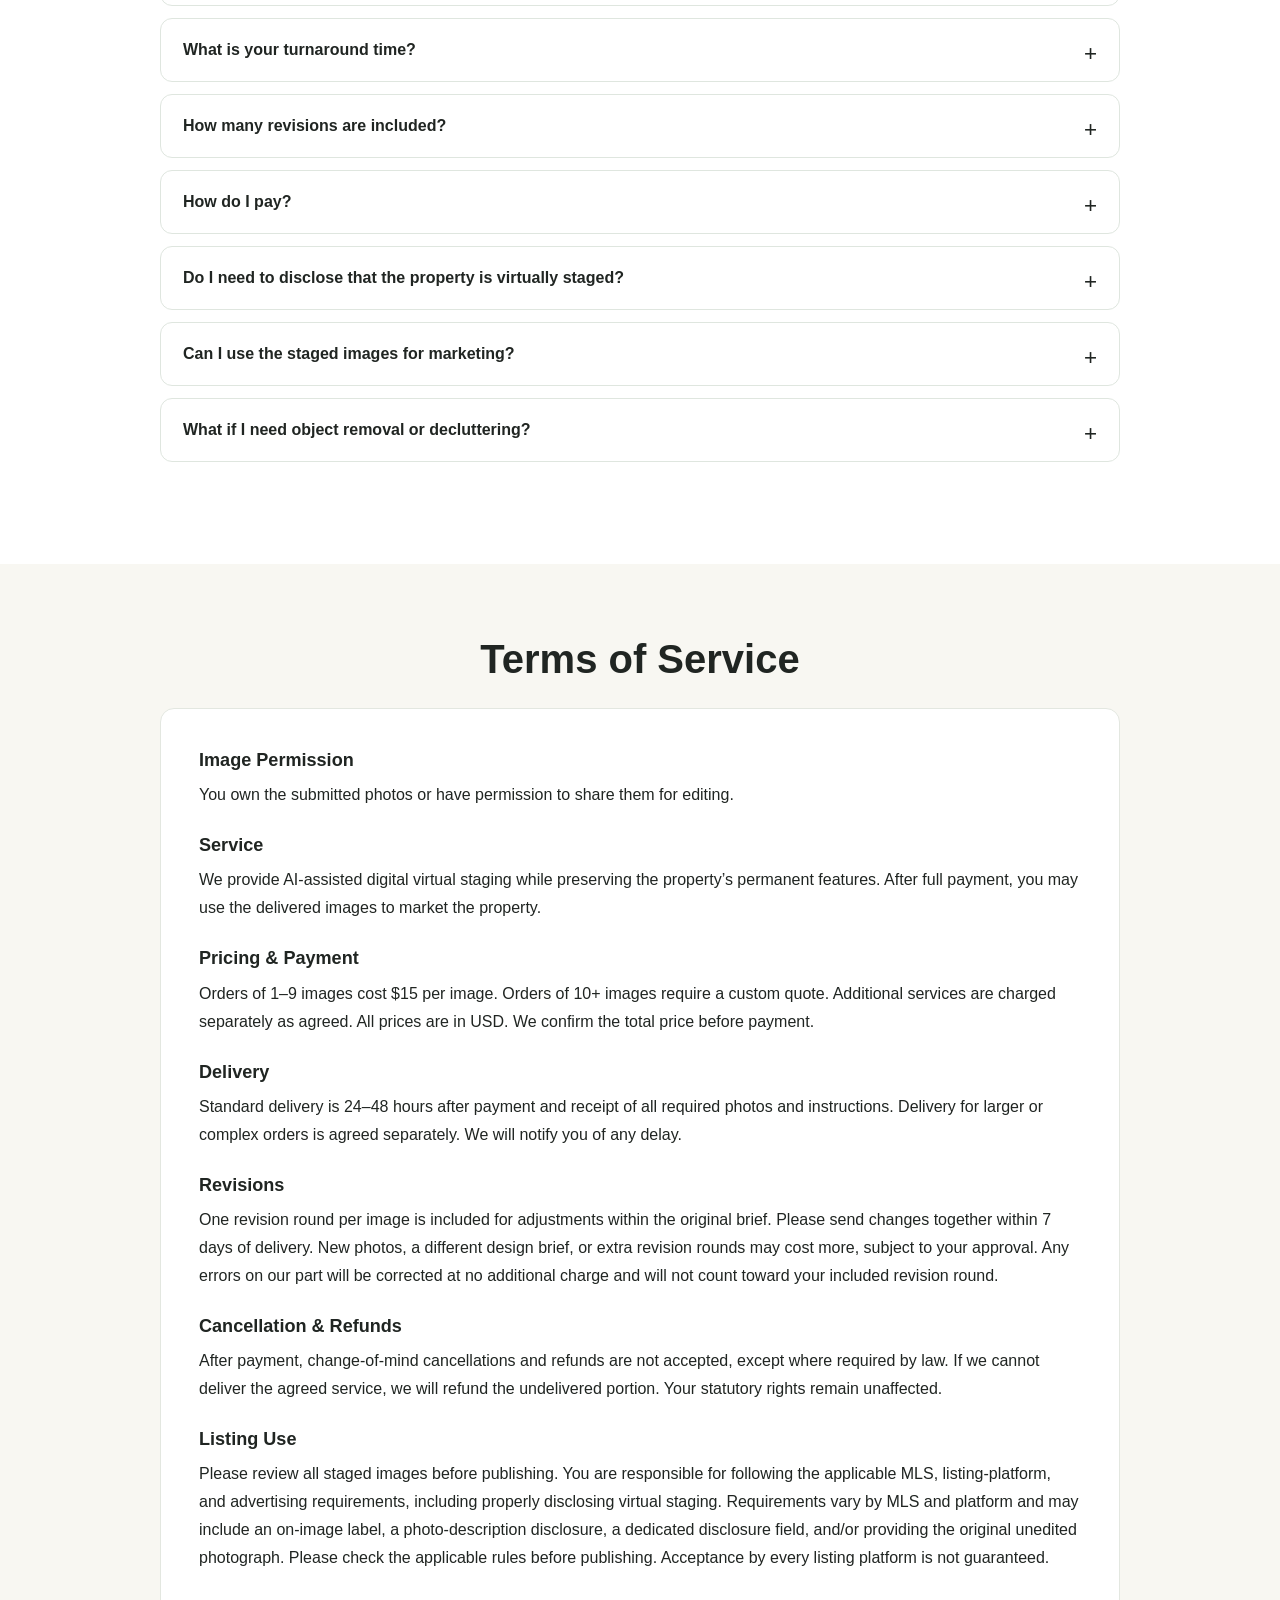
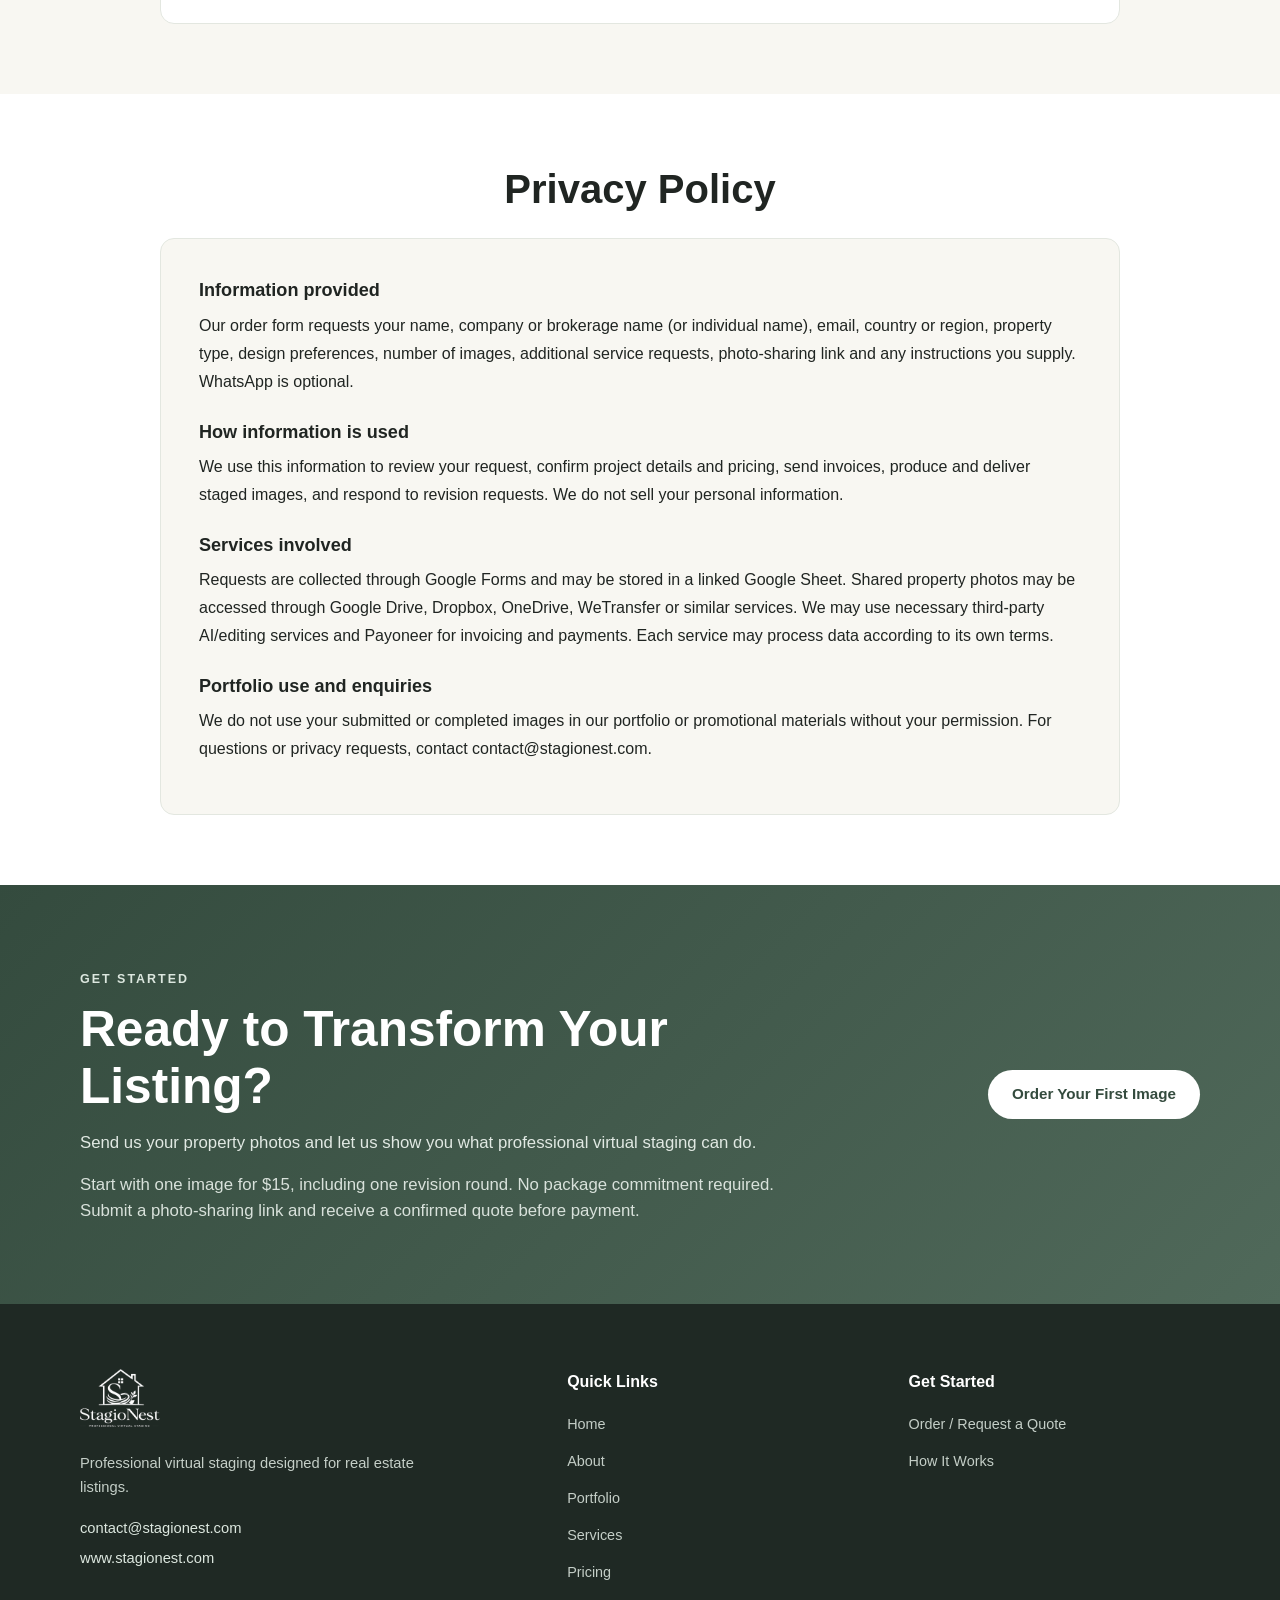
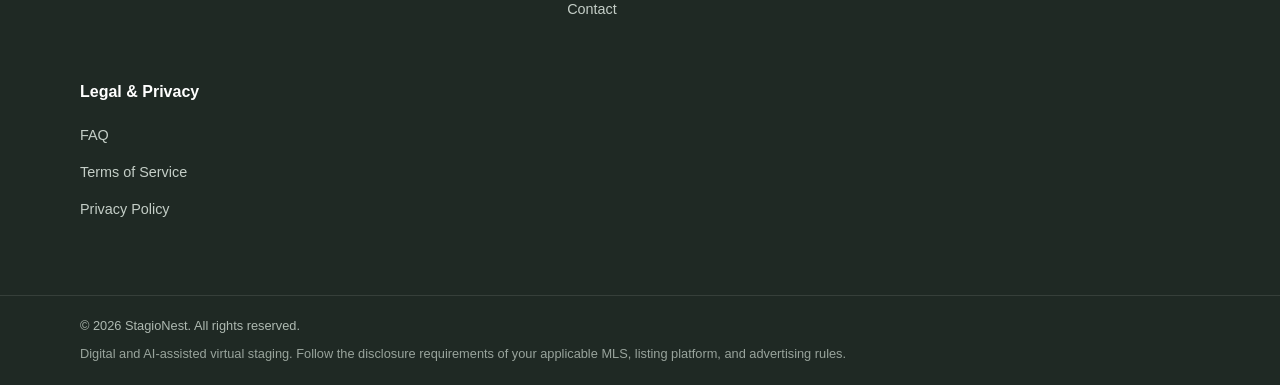
<file: index10.html>
<!DOCTYPE html>

<html lang="en">
<head>
<meta charset="utf-8"/>
<meta content="width=device-width, initial-scale=1.0" name="viewport"/>
<title>StagioNest | Professional Virtual Staging</title>
<meta content="Professional virtual staging for real estate agents. Transform empty spaces into realistic, beautifully staged homes for MLS listings." name="description"/>
<meta content="virtual staging, real estate virtual staging, AI virtual staging, MLS virtual staging, real estate agents" name="keywords"/>
<link href="CSS/style.css?v=final-20260913" rel="stylesheet"/>
<style>
    /* Two pricing options; retain the existing card styles. */
    #pricing .pricing-grid {
      display: grid;
      grid-template-columns: repeat(2, minmax(0, 1fr));
      max-width: 860px;
      margin-left: auto;
      margin-right: auto;
    }
    #pricing .pricing-card { grid-column: auto; min-width: 0; }
    @media (max-width: 640px) {
      #pricing .pricing-grid { grid-template-columns: minmax(0, 1fr); }
    }
  </style>
<style>
/* Consistent footer links and legal notice */
.site-footer .footer-links a{display:block;margin-bottom:0.55rem}
.footer-bottom p+p{margin-top:0.5rem;font-size:0.8rem;opacity:.85}
</style><style>
/* Same site typography and spacing for FAQ and legal sections */
html { scroll-behavior:smooth; }
#faq, #terms, #privacy, #get-started { scroll-margin-top:100px; }
.main-nav a { white-space:nowrap; }
.legal-section { padding:70px 0; background:var(--cream, #f8f7f2); color:inherit; font-family:inherit; }
.legal-section.legal-alt { background:var(--white, #fff); }
.legal-section .legal-container { width:min(100% - 40px, 960px); margin-inline:auto; }
.legal-section h2 { font-family:inherit; font-size:clamp(1.8rem, 3.5vw, 2.5rem); line-height:1.25; margin:0 0 24px; text-align:center; }
.legal-section .legal-content { background:#fff; border:1px solid #e3e7e0; border-radius:14px; padding:clamp(20px, 4vw, 38px); font-family:inherit; font-size:1rem; line-height:1.75; }
.legal-section.legal-alt .legal-content { background:#f8f7f2; }
.legal-section .legal-content h3 { font-family:inherit; font-size:1.13rem; line-height:1.45; margin:23px 0 8px; color:inherit; font-weight:700; }
.legal-section .legal-content h3:first-child {margin-top:0;}
.legal-section .legal-content p {font-family:inherit; font-size:inherit; line-height:inherit; margin:0 0 13px;}
.faq-section { background:#fff; }
.faq-section .narrow {max-width:960px;}
.faq-item {border:1px solid #dfe6df; border-radius:12px; background:#fff; margin:0 0 12px; padding:0 22px; font-family:inherit;}
.faq-item summary {list-style:none; cursor:pointer; position:relative; padding:19px 30px 19px 0; font:inherit; font-weight:700; line-height:1.5;}
.faq-item summary::-webkit-details-marker {display:none;}
.faq-item summary:after {content:'+';position:absolute;right:0;top:18px;font-size:1.4rem;font-weight:400;}
.faq-item[open] summary:after {content:'−';}
.faq-item p {font:inherit; line-height:1.75; margin:0 0 20px;}
@media(max-width:700px){.legal-section{padding:48px 0;}.legal-section .legal-container{width:min(100% - 28px, 960px);} .faq-item{padding:0 16px;} .main-nav a{white-space:normal;}}
</style></head>
<body>
<!-- ================= HEADER ================= -->
<header class="site-header">
<div class="container header-inner">
<a class="brand" href="#home">
<img alt="StagioNest Professional Virtual Staging" src="Images/stagionest-header-green-logo.png"/>
</a>
<button aria-expanded="false" aria-label="Open navigation menu" class="menu-toggle" id="menuToggle" type="button">
        ☰
      </button>
<nav class="main-nav" id="mainNav">
<a href="#home">Home</a>
<a href="#about">About</a>
<a href="#portfolio">Portfolio</a>
<a href="#services">Services</a>
<a href="#how-it-works">How It Works</a>
<a href="#pricing">Pricing</a>
<a href="#contact">Contact</a>
<a href="#get-started">Get Started</a>
<a href="#faq">FAQ</a><a href="#terms">Terms of Service</a><a href="#privacy">Privacy Policy</a></nav>
</div>
</header>
<main>
<!-- ================= HERO ================= -->
<section class="hero" id="home">
<div class="container hero-grid">
<div class="hero-content">
<span class="eyebrow">
            PROFESSIONAL VIRTUAL STAGING
          </span>
<h1>
            Transform Empty Spaces Into
            <span>Beautifully Staged Homes</span>
</h1>
<p class="hero-text">
            High-quality digital and AI-assisted virtual staging designed
            to help real estate agents present empty properties in their
            best light.
          </p>
<div class="hero-buttons">
<a class="btn btn-primary" href="#portfolio">
              View Portfolio
            </a>
<a class="btn btn-secondary" href="https://docs.google.com/forms/d/e/1FAIpQLScmyoGUQN8QSDTByxmWbQ-L_BOSzqhSHAVmzmCR7upJEYAdXw/viewform?usp=sharing&amp;ouid=106933683634657103569" rel="noopener noreferrer" target="_blank">
              Start with One Image — $15
            </a>
</div>
<div class="hero-features">
<div class="hero-feature">
<strong>✓ Listing-Focused</strong>
<span>Professional presentation</span>
</div>
<div class="hero-feature">
<strong>✓ Realistic Design</strong>
<span>Natural-looking interiors</span>
</div>
<div class="hero-feature">
<strong>✓ Confirmed Turnaround</strong>
<span>Timeline confirmed with your quote</span>
</div>
</div>
</div>
<div class="hero-image-wrapper">
<img alt="Warm contemporary modern virtually staged living room" class="hero-image" src="Images/virtual-staging-warm-contemporary-modern-living-room-hero.webp"/>
<div class="hero-overlay"></div>
<div class="hero-image-label">
<span>FEATURED WORK</span>
<strong>Warm Contemporary Living Room</strong>
</div>
</div>
</div>
</section>
<!-- ================= PORTFOLIO INTRO ================= -->
<section class="section portfolio-intro" id="portfolio">
<div class="container narrow text-center">
<span class="section-label">
          OUR WORK
        </span>
<h2>
          Before &amp; After
        </h2>
<p>
          See how professional virtual staging can transform empty
          spaces into inviting, market-ready interiors.
        </p>
</div>
</section>
<!-- ================= PORTFOLIO SLIDER ================= -->
<section class="portfolio-section">
<div class="container">
<div class="portfolio-slider" id="portfolioSlider">
<!-- PROJECT 1 -->
<article class="portfolio-card">
<div class="portfolio-images">
<div class="portfolio-image">
<span class="image-badge">BEFORE</span>
<img alt="Empty modern open plan living room and kitchen before virtual staging" loading="lazy" src="Images/empty-modern-open-plan-living-room-kitchen-before.webp"/>
</div>
<div class="portfolio-image">
<span class="image-badge after">AFTER</span>
<img alt="Virtually staged modern open plan living room and kitchen" loading="lazy" src="Images/virtual-staging-modern-open-plan-living-room-kitchen-after.webp"/>
</div>
</div>
<div class="portfolio-info">
<h3>Modern Open Plan Living &amp; Kitchen</h3>
<p>
                A coordinated virtual staging concept designed to
                define the living and kitchen areas clearly.
              </p>
</div>
</article>
<!-- PROJECT 2 -->
<article class="portfolio-card">
<div class="portfolio-images">
<div class="portfolio-image">
<span class="image-badge">BEFORE</span>
<img alt="Empty open concept living and dining room before virtual staging" loading="lazy" src="Images/empty-open-concept-living-dining-room-modern-home-before.webp"/>
</div>
<div class="portfolio-image">
<span class="image-badge after">AFTER</span>
<img alt="Virtually staged open concept living and dining room" loading="lazy" src="Images/virtual-staging-open-concept-living-dining-room-modern-home-after.webp"/>
</div>
</div>
<div class="portfolio-info">
<h3>Open Concept Living &amp; Dining</h3>
<p>
                A balanced furniture arrangement showing buyers
                how the open space can function.
              </p>
</div>
</article>
<!-- PROJECT 3 -->
<article class="portfolio-card">
<div class="portfolio-images">
<div class="portfolio-image">
<span class="image-badge">BEFORE</span>
<img alt="Empty covered patio before virtual staging" loading="lazy" src="Images/empty-covered-patio-real-estate-before.webp"/>
</div>
<div class="portfolio-image">
<span class="image-badge after">AFTER</span>
<img alt="Virtually staged covered patio" loading="lazy" src="Images/virtual-staging-covered-patio-real-estate-after.webp"/>
</div>
</div>
<div class="portfolio-info">
<h3>Covered Outdoor Patio</h3>
<p>
                An inviting outdoor living arrangement designed
                to highlight the property's lifestyle potential.
              </p>
</div>
</article>
<!-- PROJECT 4 -->
<article class="portfolio-card">
<div class="portfolio-images">
<div class="portfolio-image">
<span class="image-badge">BEFORE</span>
<img alt="Empty open concept kitchen and living room before virtual staging" loading="lazy" src="Images/empty-open-concept-kitchen-living-room-before.webp"/>
</div>
<div class="portfolio-image">
<span class="image-badge after">AFTER</span>
<img alt="Virtually staged open concept kitchen and living room" loading="lazy" src="Images/virtual-staging-open-concept-kitchen-living-room-after.webp"/>
</div>
</div>
<div class="portfolio-info">
<h3>Open Concept Kitchen &amp; Living Room</h3>
<p>
                Functional furniture placement that gives an empty
                open-plan property more visual purpose.
              </p>
</div>
</article>
<!-- PROJECT 5 -->
<article class="portfolio-card">
<div class="portfolio-images">
<div class="portfolio-image">
<span class="image-badge">BEFORE</span>
<img alt="Empty mid century modern living room before virtual staging" loading="lazy" src="Images/empty-mid-century-modern-living-room-before.webp"/>
</div>
<div class="portfolio-image">
<span class="image-badge after">AFTER</span>
<img alt="Virtually staged mid century modern living room" loading="lazy" src="Images/virtual-staging-mid-century-modern-living-room-after.webp"/>
</div>
</div>
<div class="portfolio-info">
<h3>Mid-Century Modern Living Room</h3>
<p>
                Warm wood tones and timeless furniture create an
                inviting real-estate presentation.
              </p>
</div>
</article>
<!-- PROJECT 6 -->
<article class="portfolio-card">
<div class="portfolio-images">
<div class="portfolio-image">
<span class="image-badge">BEFORE</span>
<img alt="Empty warm contemporary modern living room before virtual staging" loading="lazy" src="Images/empty-warm-contemporary-modern-living-room-before.webp"/>
</div>
<div class="portfolio-image">
<span class="image-badge after">AFTER</span>
<img alt="Virtually staged warm contemporary modern living room" loading="lazy" src="Images/virtual-staging-warm-contemporary-modern-living-room-after.webp"/>
</div>
</div>
<div class="portfolio-info">
<h3>Warm Contemporary Living Room</h3>
<p>
                Soft neutral furnishings and contemporary styling
                create a polished listing presentation.
              </p>
</div>
</article>
<!-- PROJECT 7 -->
<article class="portfolio-card">
<div class="portfolio-images">
<div class="portfolio-image">
<span class="image-badge">BEFORE</span>
<img alt="Empty modern organic bedroom before virtual staging" loading="lazy" src="Images/empty-modern-organic-bedroom-before.webp"/>
</div>
<div class="portfolio-image">
<span class="image-badge after">AFTER</span>
<img alt="Virtually staged modern organic bedroom" loading="lazy" src="Images/virtual-staging-modern-organic-bedroom-after.webp"/>
</div>
</div>
<div class="portfolio-info">
<h3>Modern Organic Bedroom</h3>
<p>
                Natural textures, warm neutrals and simple furnishings
                create a comfortable bedroom concept.
              </p>
</div>
</article>
<!-- PROJECT 8 -->
<article class="portfolio-card">
<div class="portfolio-images">
<div class="portfolio-image">
<span class="image-badge">BEFORE</span>
<img alt="Empty warm contemporary primary bedroom before virtual staging" loading="lazy" src="Images/empty-warm-contemporary-primary-bedroom-before.webp"/>
</div>
<div class="portfolio-image">
<span class="image-badge after">AFTER</span>
<img alt="Virtually staged warm contemporary primary bedroom" loading="lazy" src="Images/virtual-staging-warm-contemporary-primary-bedroom-after.webp"/>
</div>
</div>
<div class="portfolio-info">
<h3>Warm Contemporary Primary Bedroom</h3>
<p>
                A calm, sophisticated bedroom design suitable for
                residential real-estate listings.
              </p>
</div>
</article>
<!-- PROJECT 9 -->
<article class="portfolio-card">
<div class="portfolio-images">
<div class="portfolio-image">
<span class="image-badge">BEFORE</span>
<img alt="Empty modern bedroom with balcony before virtual staging" loading="lazy" src="Images/empty-modern-bedroom-with-balcony-before.webp"/>
</div>
<div class="portfolio-image">
<span class="image-badge after">AFTER</span>
<img alt="Virtually staged modern bedroom with balcony" loading="lazy" src="Images/virtual-staging-modern-bedroom-with-balcony-after.webp"/>
</div>
</div>
<div class="portfolio-info">
<h3>Modern Bedroom With Balcony</h3>
<p>
                A clean bedroom arrangement that helps buyers
                visualize the available living space.
              </p>
</div>
</article>
<!-- PROJECT 10 -->
<article class="portfolio-card">
<div class="portfolio-images">
<div class="portfolio-image">
<span class="image-badge">BEFORE</span>
<img alt="Empty modern organic living room before virtual staging" loading="lazy" src="Images/empty-modern-organic-living-room-before.webp"/>
</div>
<div class="portfolio-image">
<span class="image-badge after">AFTER</span>
<img alt="Virtually staged modern organic living room" loading="lazy" src="Images/virtual-staging-modern-organic-living-room-after.webp"/>
</div>
</div>
<div class="portfolio-info">
<h3>Modern Organic Living Room</h3>
<p>
                Warm natural styling designed to give an empty room
                a welcoming and contemporary feel.
              </p>
</div>
</article>
<!-- PROJECT 11 -->
<article class="portfolio-card">
<div class="portfolio-images">
<div class="portfolio-image">
<span class="image-badge">BEFORE</span>
<img alt="Empty modern flex room before virtual staging" loading="lazy" src="Images/empty-modern-flex-room-real-estate-before.webp"/>
</div>
<div class="portfolio-image">
<span class="image-badge after">AFTER</span>
<img alt="Virtually staged modern flex room" loading="lazy" src="Images/virtual-staging-modern-flex-room-real-estate-after.webp"/>
</div>
</div>
<div class="portfolio-info">
<h3>Modern Flex Room</h3>
<p>
                A flexible room concept showing how an unused space
                can serve a practical purpose.
              </p>
</div>
</article>
<!-- PROJECT 12 -->
<article class="portfolio-card">
<div class="portfolio-images">
<div class="portfolio-image">
<span class="image-badge">BEFORE</span>
<img alt="Empty modern home office before virtual staging" loading="lazy" src="Images/empty-modern-home-office-us-real-estate-before.webp"/>
</div>
<div class="portfolio-image">
<span class="image-badge after">AFTER</span>
<img alt="Virtually staged modern home office" loading="lazy" src="Images/virtual-staging-modern-home-office-us-real-estate-after.webp"/>
</div>
</div>
<div class="portfolio-info">
<h3>Modern Home Office</h3>
<p>
                A practical home-office setup designed for modern
                residential property listings.
              </p>
</div>
</article>
</div>
<div class="slider-controls">
<button aria-label="Previous project" class="slider-btn" id="prevProject" type="button">
            ←
          </button>
<span id="sliderCounter">1 / 12</span>
<button aria-label="Next project" class="slider-btn" id="nextProject" type="button">
            →
          </button>
</div>
</div>
</section>
<!-- ================= DESIGN STYLES ================= -->
<section class="section styles-section">
<div class="container">
<div class="section-heading text-center">
<span class="section-label">
            DESIGN OPTIONS
          </span>
<h2>
            One Room. Different Possibilities.
          </h2>
<p>
            See how the same empty living room can be presented
            in different design styles.
          </p>
</div>
<div class="style-showcase">
<div class="style-slide active">
<img alt="Empty mid century modern living room before styling" loading="lazy" src="Images/empty-mid-century-modern-living-room-before.webp"/>
<div class="style-caption">
<span>STARTING POINT</span>
<h3>Empty Living Room</h3>
<p>The original empty room before virtual staging.</p>
</div>
</div>
<div class="style-slide">
<img alt="Organic modern living room style" loading="lazy" src="Images/organic-modern-living-room.webp"/>
<div class="style-caption">
<span>ORGANIC MODERN</span>
<h3>Organic Modern</h3>
<p>Warm neutrals, natural textures and contemporary furniture.</p>
</div>
</div>
<div class="style-slide">
<img alt="Scandinavian living room style" loading="lazy" src="Images/scandinavian-living-room.webp"/>
<div class="style-caption">
<span>SCANDINAVIAN</span>
<h3>Scandinavian</h3>
<p>Light tones, simple forms and comfortable modern styling.</p>
</div>
</div>
<div class="style-slide">
<img alt="Minimalist city living room style" loading="lazy" src="Images/minimalist-city-living-room.webp"/>
<div class="style-caption">
<span>MINIMALIST CITY</span>
<h3>Minimalist City</h3>
<p>Clean lines, sophisticated furniture and uncluttered design.</p>
</div>
</div>
</div>
<div class="style-controls">
<button aria-label="Previous design style" class="slider-btn" id="prevStyle" type="button">
            ←
          </button>
<span id="styleCounter">1 / 4</span>
<button aria-label="Next design style" class="slider-btn" id="nextStyle" type="button">
            →
          </button>
</div>
</div>
</section>
<!-- ================= SERVICES ================= -->
<section class="section services-section" id="services">
<div class="container">
<div class="section-heading text-center">
<span class="section-label">SERVICES</span>
<h2>Virtual Staging Services</h2>
<p>
            Professional digital staging for empty residential properties.
          </p>
</div>
<div class="service-grid">
<div class="service-card">
<h3>Virtual Furniture</h3>
<p>
              Add realistic furniture, rugs, artwork, lighting and
              décor to empty rooms.
            </p>
</div>
<div class="service-card">
<h3>Room Transformation</h3>
<p>
              Show buyers the potential of bedrooms, living rooms,
              kitchens, offices and other spaces.
            </p>
</div>
<div class="service-card">
<h3>Outdoor Staging</h3>
<p>
              Transform patios and outdoor areas into attractive
              lifestyle spaces.
            </p>
</div>
</div>
</div>
</section>
<!-- ================= ABOUT ================= -->
<section class="section about-section" id="about">
<div class="container narrow">
<div class="section-heading text-center">
<span class="section-label">ABOUT</span>
<h2>About StagioNest</h2>
</div>
<div class="about-content">
<p>StagioNest is a professional AI-assisted virtual staging service created to help real estate agents present empty properties in their best light.</p>
<p>
            I started StagioNest because empty rooms often fail to show a property’s full potential online. My focus is on realistic, MLS-friendly staging that helps buyers clearly visualize the space.
          </p>
<p>
            As a one-person studio, I personally handle every project — from reviewing your photos to delivering the final images. This means consistent quality, clear communication, and careful attention to every detail.
          </p>
<p>
            Whether you need a single room or a full listing, the goal is simple: natural-looking results that support your marketing and help your listings stand out.
          </p>
<p><strong>Our editing process: </strong>We use digital and AI-assisted tools, with personal review of each project. Virtual furniture and décor are illustrations, not physical features of the property. Clients should follow their local MLS and listing-disclosure rules.</p></div>
</div>
</section>
<!-- ================= HOW IT WORKS ================= -->
<section class="section process-section" id="how-it-works">
<div class="container">
<div class="section-heading text-center">
<span class="section-label">SIMPLE PROCESS</span>
<h2>How It Works</h2>
</div>
<div class="process-grid">
<div class="process-step"><h3>Submit Your Request</h3><p>Use our single order form to share accessible property photo links, styling preferences, and any additional services.</p></div><div class="process-step"><h3>Review &amp; Quote</h3><p>We review your request and confirm the final price, delivery estimate, and project details by email.</p></div><div class="process-step"><h3>Pay &amp; We Stage</h3><p>After payment through a Payoneer invoice is confirmed, we create your digital and AI-assisted virtual staging.</p></div><div class="process-step"><h3>Receive Your Images</h3><p>Receive your staged images with one revision round per image included.</p></div></div>
</div>
</section>
<!-- ================= PRICING ================= -->
<section class="section pricing-section" id="pricing">
<div class="container">
<div class="section-heading text-center">
<span class="section-label">SIMPLE PRICING</span>
<h2>Simple, Clear Pricing</h2>
<p>Order 1–9 images at $15 each. For 10 or more images or optional add-on services, request a custom quote. Prices are in USD. Work starts after your quote is confirmed and your Payoneer invoice is paid.</p>
</div>
<div class="pricing-grid">
<div class="pricing-card">
<h3>Pay Per Image</h3>
<div class="price">$15 <span>/ image</span></div>
<p>Start with one room or order up to 9 images.</p>
<ul>
<li>$15 for each virtually staged image</li>
<li>Professional styling</li>
<li>High-resolution staged images</li>
<li>One revision round per image included</li>
</ul>
<a class="btn btn-outline-green" href="https://docs.google.com/forms/d/e/1FAIpQLScmyoGUQN8QSDTByxmWbQ-L_BOSzqhSHAVmzmCR7upJEYAdXw/viewform?usp=sharing&amp;ouid=106933683634657103569" rel="noopener noreferrer" target="_blank">Order Your Images</a>
</div>
<div class="pricing-card custom-pricing-card">
<h3>10+ Images</h3>
<div class="price custom-price">Custom Quote</div>
<p>Pricing tailored to your larger project.</p>
<ul>
<li>10 or more virtually staged images</li>
<li>Professional styling</li>
<li>Price and delivery agreed before work begins</li>
<li>One revision round per image included</li>
</ul>
<a class="btn btn-outline-green" href="https://docs.google.com/forms/d/e/1FAIpQLScmyoGUQN8QSDTByxmWbQ-L_BOSzqhSHAVmzmCR7upJEYAdXw/viewform?usp=sharing&amp;ouid=106933683634657103569" rel="noopener noreferrer" target="_blank">Request a Custom Quote</a>
</div>
</div>
</div>
</section>
<!-- ================= CONTACT ================= -->
<section class="section contact-section" id="contact">
<div class="container narrow text-center">
<div class="section-heading">
<span class="section-label">CONTACT</span>
<h2>Get In Touch</h2>
</div>
<div class="contact-content">
<p>
            Have a question or ready to get started?<br/>
            I’d love to hear from you.
          </p>
<div class="contact-details">
<p>
<strong>Email:</strong>
<a href="mailto:contact@stagionest.com">contact@stagionest.com</a>
</p>
<p>
<strong>Website:</strong>
<a href="https://www.stagionest.com" rel="noopener" target="_blank">www.stagionest.com</a>
</p>
</div>
<p class="contact-note">
            Feel free to reach out anytime — I reply to every message personally.
          </p>
</div>
</div>
</section>
<!-- ================= CTA ================= -->
<section class="section faq-section" id="faq"><div class="container narrow"><div class="section-heading text-center"><span class="section-label">HELP &amp; ANSWERS</span><h2>Frequently Asked Questions</h2></div><details class="faq-item"><summary>How do I send my property photos?</summary><p>You can share a link to your photos using Google Drive, Dropbox, OneDrive, or WeTransfer. Please ensure the link is accessible before submitting the form.</p></details><details class="faq-item"><summary>What is your turnaround time?</summary><p>Standard delivery is 24–48 hours after payment is confirmed and all required photos and instructions are received. Delivery for larger or complex orders will be agreed upon separately.</p></details><details class="faq-item"><summary>How many revisions are included?</summary><p>One revision round per image is included for adjustments within the original brief. Please send all changes together within 7 days of delivery. New photos, a different design brief, or extra revision rounds may cost more.</p></details><details class="faq-item"><summary>How do I pay?</summary><p>After reviewing your request, we will confirm the order details, total price, and delivery time by email, then send a Payoneer invoice. Work begins once payment is confirmed and all required photos and instructions are received.</p></details><details class="faq-item"><summary>Do I need to disclose that the property is virtually staged?</summary><p>Please review all staged images before publishing. You are responsible for following the applicable MLS, listing-platform, and advertising requirements, including properly disclosing virtual staging. Requirements vary by MLS and platform and may include an on-image label, a photo-description disclosure, a dedicated disclosure field, and/or providing the original unedited photograph. Please check the applicable rules before publishing. Acceptance by every listing platform is not guaranteed.</p></details><details class="faq-item"><summary>Can I use the staged images for marketing?</summary><p>Yes, after full payment, you may use the delivered images to market the property. We will not use your images in our portfolio or promotional materials without your permission.</p></details><details class="faq-item"><summary>What if I need object removal or decluttering?</summary><p>We offer Object/Furniture Removal (+$10/image), Virtual Decluttering (+$10/image), and Complex Object Removal (+$15/image). You can select these add-ons directly on the order form. We will confirm the final total before payment.</p></details></div></section>
<section aria-label="Terms &amp; Conditions" class="legal-section" id="terms"><div class="legal-container"><h2>Terms of Service</h2><div class="legal-content"><h3>Image Permission</h3><p>You own the submitted photos or have permission to share them for editing.</p><h3>Service</h3><p>We provide AI-assisted digital virtual staging while preserving the property’s permanent features. After full payment, you may use the delivered images to market the property.</p><h3>Pricing &amp; Payment</h3><p>Orders of 1–9 images cost $15 per image. Orders of 10+ images require a custom quote. Additional services are charged separately as agreed. All prices are in USD. We confirm the total price before payment.</p><h3>Delivery</h3><p>Standard delivery is 24–48 hours after payment and receipt of all required photos and instructions. Delivery for larger or complex orders is agreed separately. We will notify you of any delay.</p><h3>Revisions</h3><p>One revision round per image is included for adjustments within the original brief. Please send changes together within 7 days of delivery. New photos, a different design brief, or extra revision rounds may cost more, subject to your approval. Any errors on our part will be corrected at no additional charge and will not count toward your included revision round.</p><h3>Cancellation &amp; Refunds</h3><p>After payment, change-of-mind cancellations and refunds are not accepted, except where required by law. If we cannot deliver the agreed service, we will refund the undelivered portion. Your statutory rights remain unaffected.</p><h3>Listing Use</h3><p>Please review all staged images before publishing. You are responsible for following the applicable MLS, listing-platform, and advertising requirements, including properly disclosing virtual staging. Requirements vary by MLS and platform and may include an on-image label, a photo-description disclosure, a dedicated disclosure field, and/or providing the original unedited photograph. Please check the applicable rules before publishing. Acceptance by every listing platform is not guaranteed.</p></div></div></section><section aria-label="Privacy Policy" class="legal-section legal-alt" id="privacy"><div class="legal-container"><h2>Privacy Policy</h2><div class="legal-content"><h3>Information provided</h3><p>Our order form requests your name, company or brokerage name (or individual name), email, country or region, property type, design preferences, number of images, additional service requests, photo-sharing link and any instructions you supply. WhatsApp is optional.</p><h3>How information is used</h3><p>We use this information to review your request, confirm project details and pricing, send invoices, produce and deliver staged images, and respond to revision requests. We do not sell your personal information.</p><h3>Services involved</h3><p>Requests are collected through Google Forms and may be stored in a linked Google Sheet. Shared property photos may be accessed through Google Drive, Dropbox, OneDrive, WeTransfer or similar services. We may use necessary third-party AI/editing services and Payoneer for invoicing and payments. Each service may process data according to its own terms.</p><h3>Portfolio use and enquiries</h3><p>We do not use your submitted or completed images in our portfolio or promotional materials without your permission. For questions or privacy requests, contact <a href="mailto:contact@stagionest.com">contact@stagionest.com</a>.</p></div></div></section><section class="cta-section" id="get-started">
<div class="container cta-inner">
<div class="cta-content">
<span class="section-label">GET STARTED</span>
<h2>Ready to Transform Your Listing?</h2>
<p>
            Send us your property photos and let us show you what
            professional virtual staging can do.
          </p>
<p class="sample-note">Start with one image for $15, including one revision round. No package commitment required. Submit a photo-sharing link and receive a confirmed quote before payment.</p>
</div>
<a class="btn btn-light" href="https://docs.google.com/forms/d/e/1FAIpQLScmyoGUQN8QSDTByxmWbQ-L_BOSzqhSHAVmzmCR7upJEYAdXw/viewform?usp=sharing&amp;ouid=106933683634657103569" rel="noopener noreferrer" target="_blank">
          Order Your First Image
        </a>
</div>
</section></main>
<!-- ================= FOOTER ================= -->
<footer class="site-footer">
<div class="container footer-grid">
<div class="footer-brand">
<div class="footer-logo-box">
<img alt="StagioNest Professional Virtual Staging" class="footer-logo" src="Images/stagionest-footer-white-transparent-logo.png"/>
</div>
<p>
          Professional virtual staging designed for real estate listings.
        </p>
<div class="footer-contact">
<p>
<a href="mailto:contact@stagionest.com">contact@stagionest.com</a>
</p>
<p>
<a href="https://www.stagionest.com" rel="noopener" target="_blank">www.stagionest.com</a>
</p>
</div>
</div>
<div class="footer-links">
<h3>Quick Links</h3>
<a href="#home">Home</a>
<a href="#about">About</a>
<a href="#portfolio">Portfolio</a>
<a href="#services">Services</a>
<a href="#pricing">Pricing</a>
<a href="#contact">Contact</a>
</div>
<div class="footer-links"><h3>Get Started</h3>
<a href="https://docs.google.com/forms/d/e/1FAIpQLScmyoGUQN8QSDTByxmWbQ-L_BOSzqhSHAVmzmCR7upJEYAdXw/viewform?usp=sharing&amp;ouid=106933683634657103569" rel="noopener noreferrer" target="_blank">Order / Request a Quote</a>
<a href="#how-it-works">How It Works</a>
</div>
<div class="footer-links"><h3>Legal &amp; Privacy</h3><a href="#faq">FAQ</a><a href="#terms">Terms of Service</a><a href="#privacy">Privacy Policy</a></div></div>
<div class="footer-bottom">
<div class="container">
<p>
          © <span id="year"></span> StagioNest. All rights reserved.
        </p>
<p>Digital and AI-assisted virtual staging. Follow the disclosure requirements of your applicable MLS, listing platform, and advertising rules.</p></div>
</div>
</footer>
<script defer="" src="JS/script.js?v=final-20260913"></script>
</body>
</html>
</file>
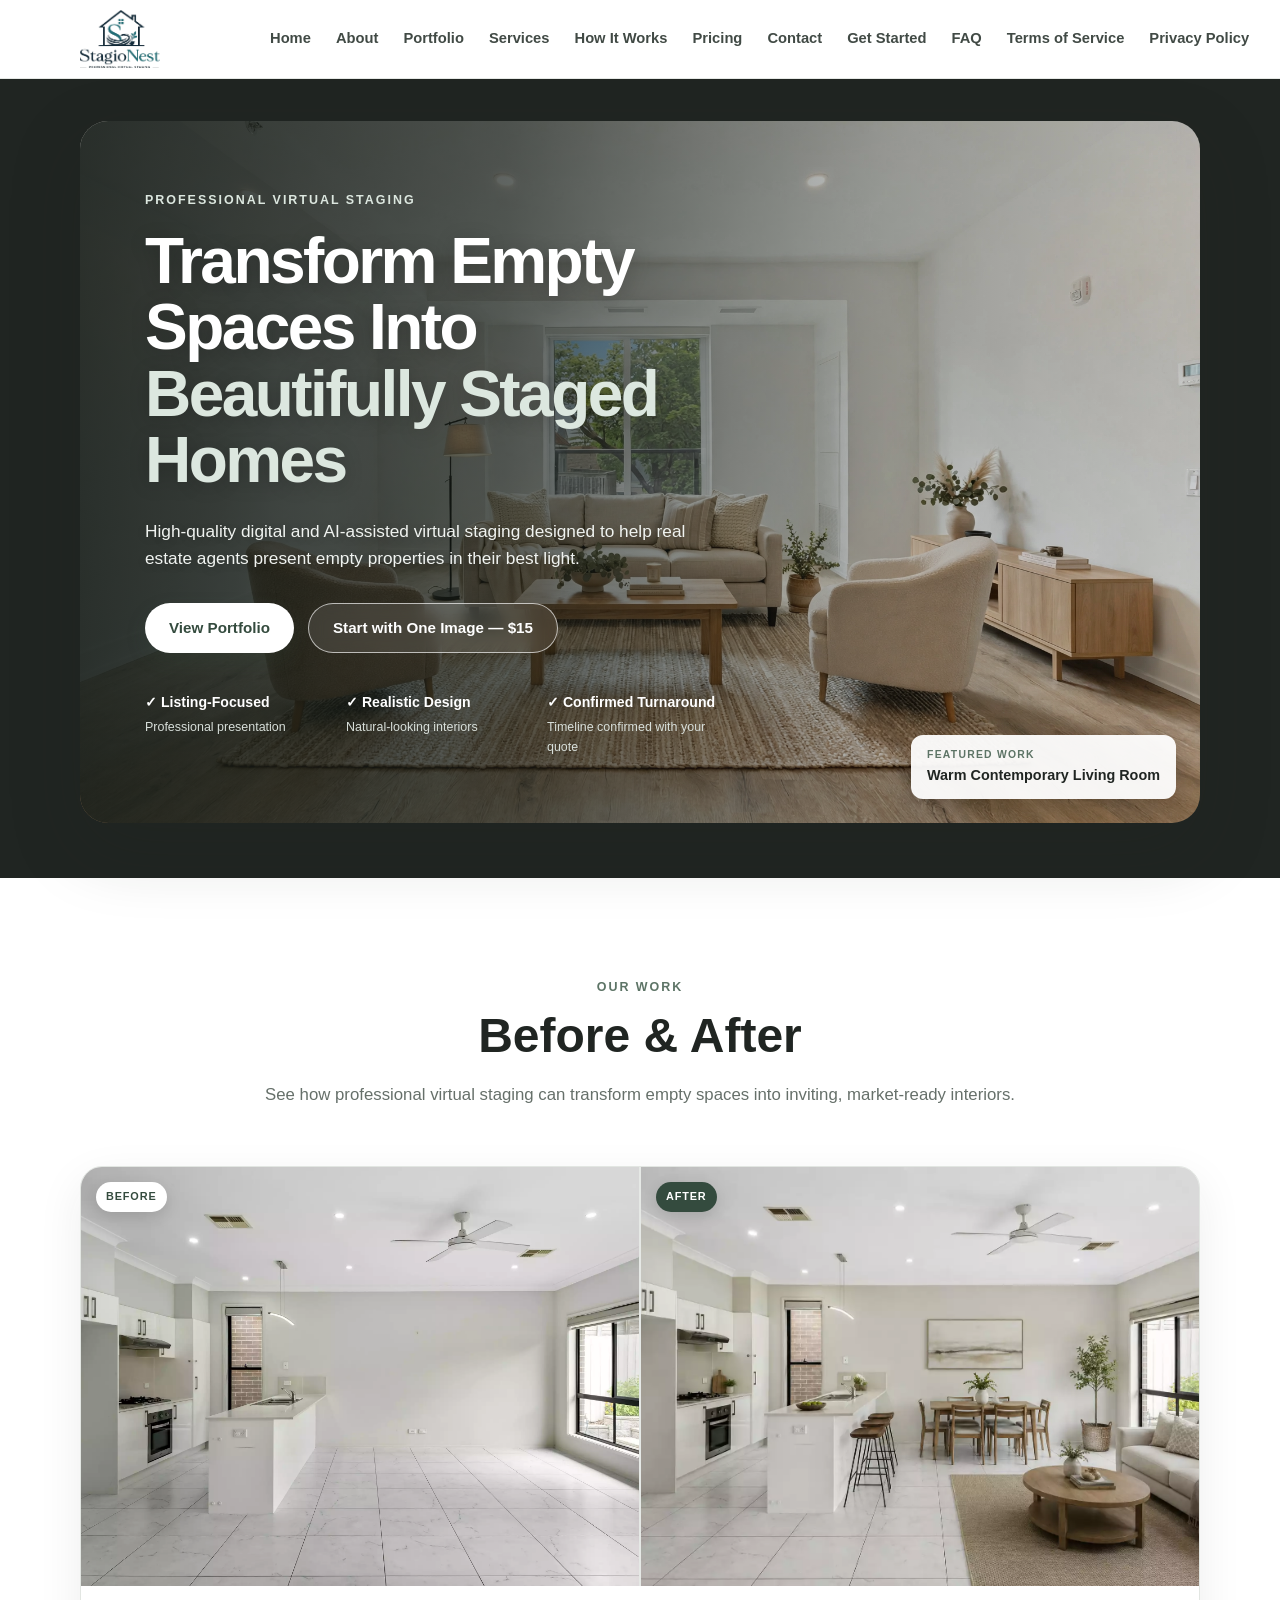
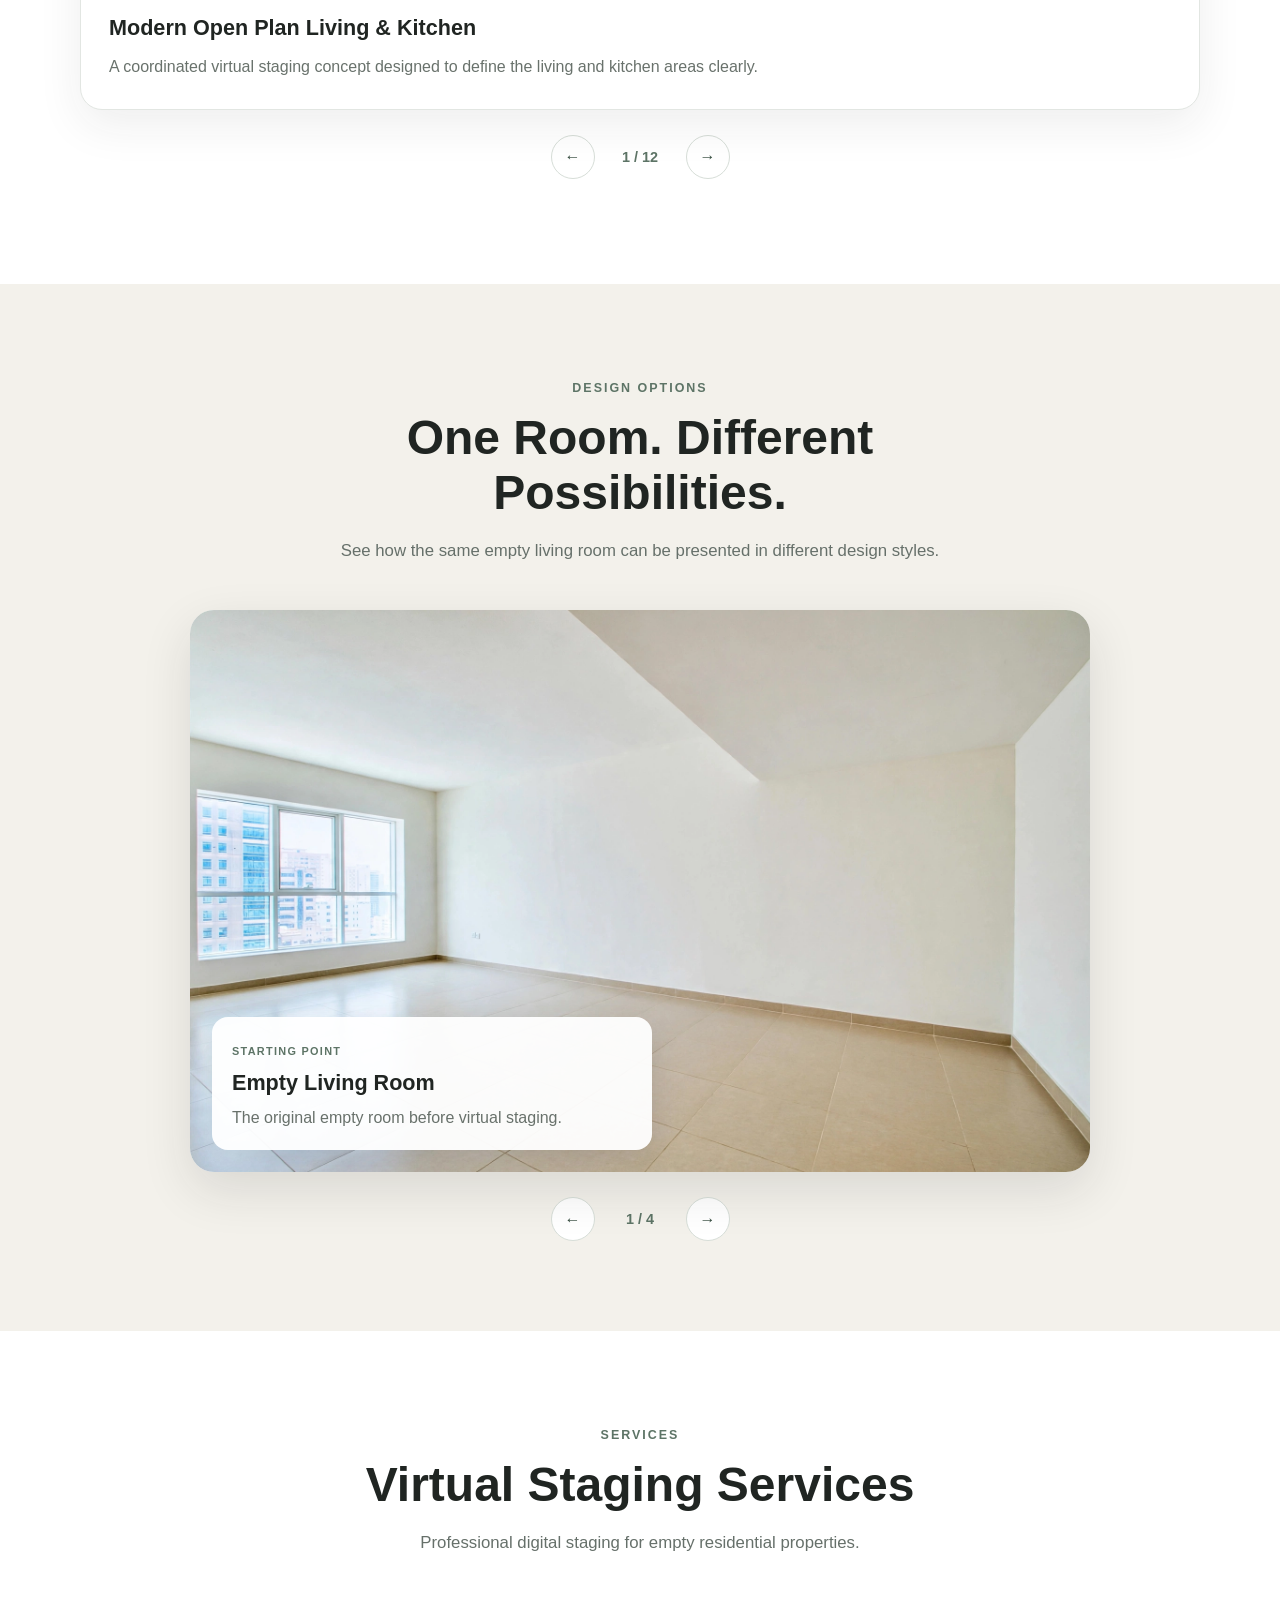
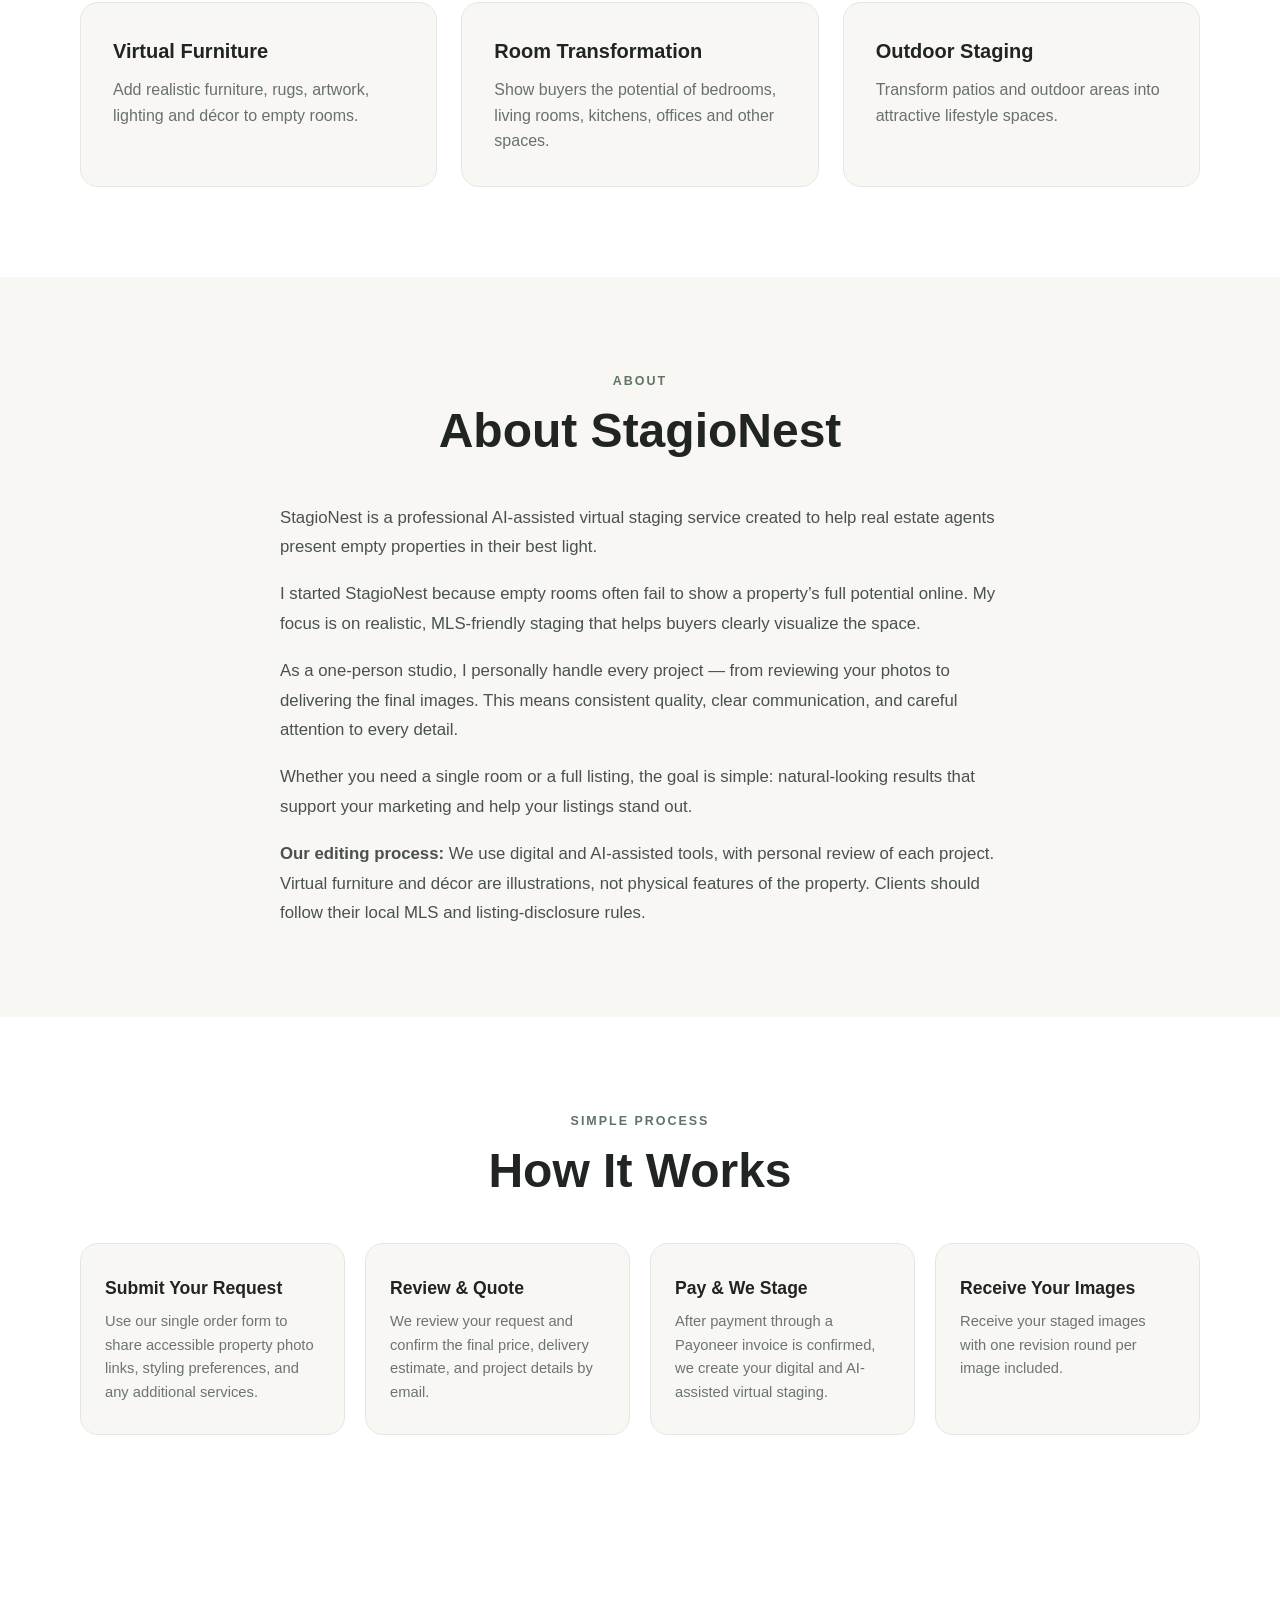
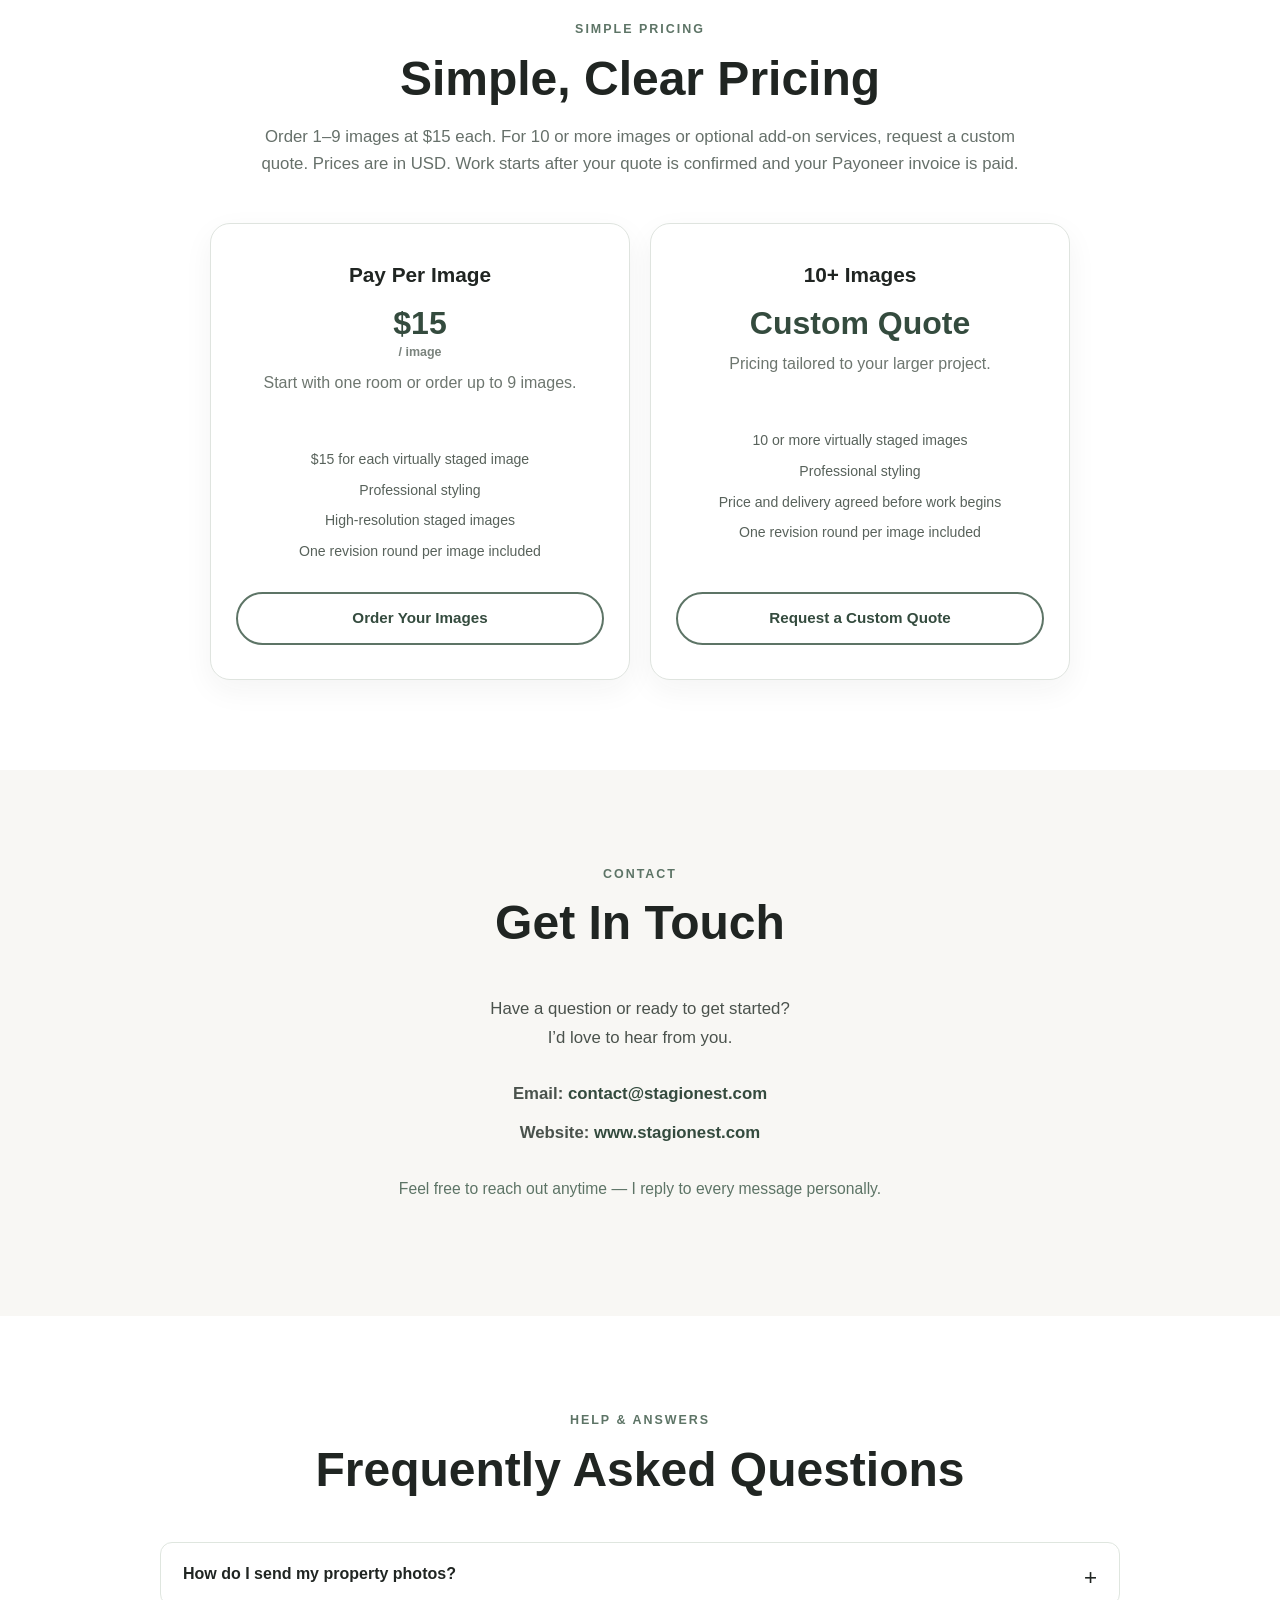
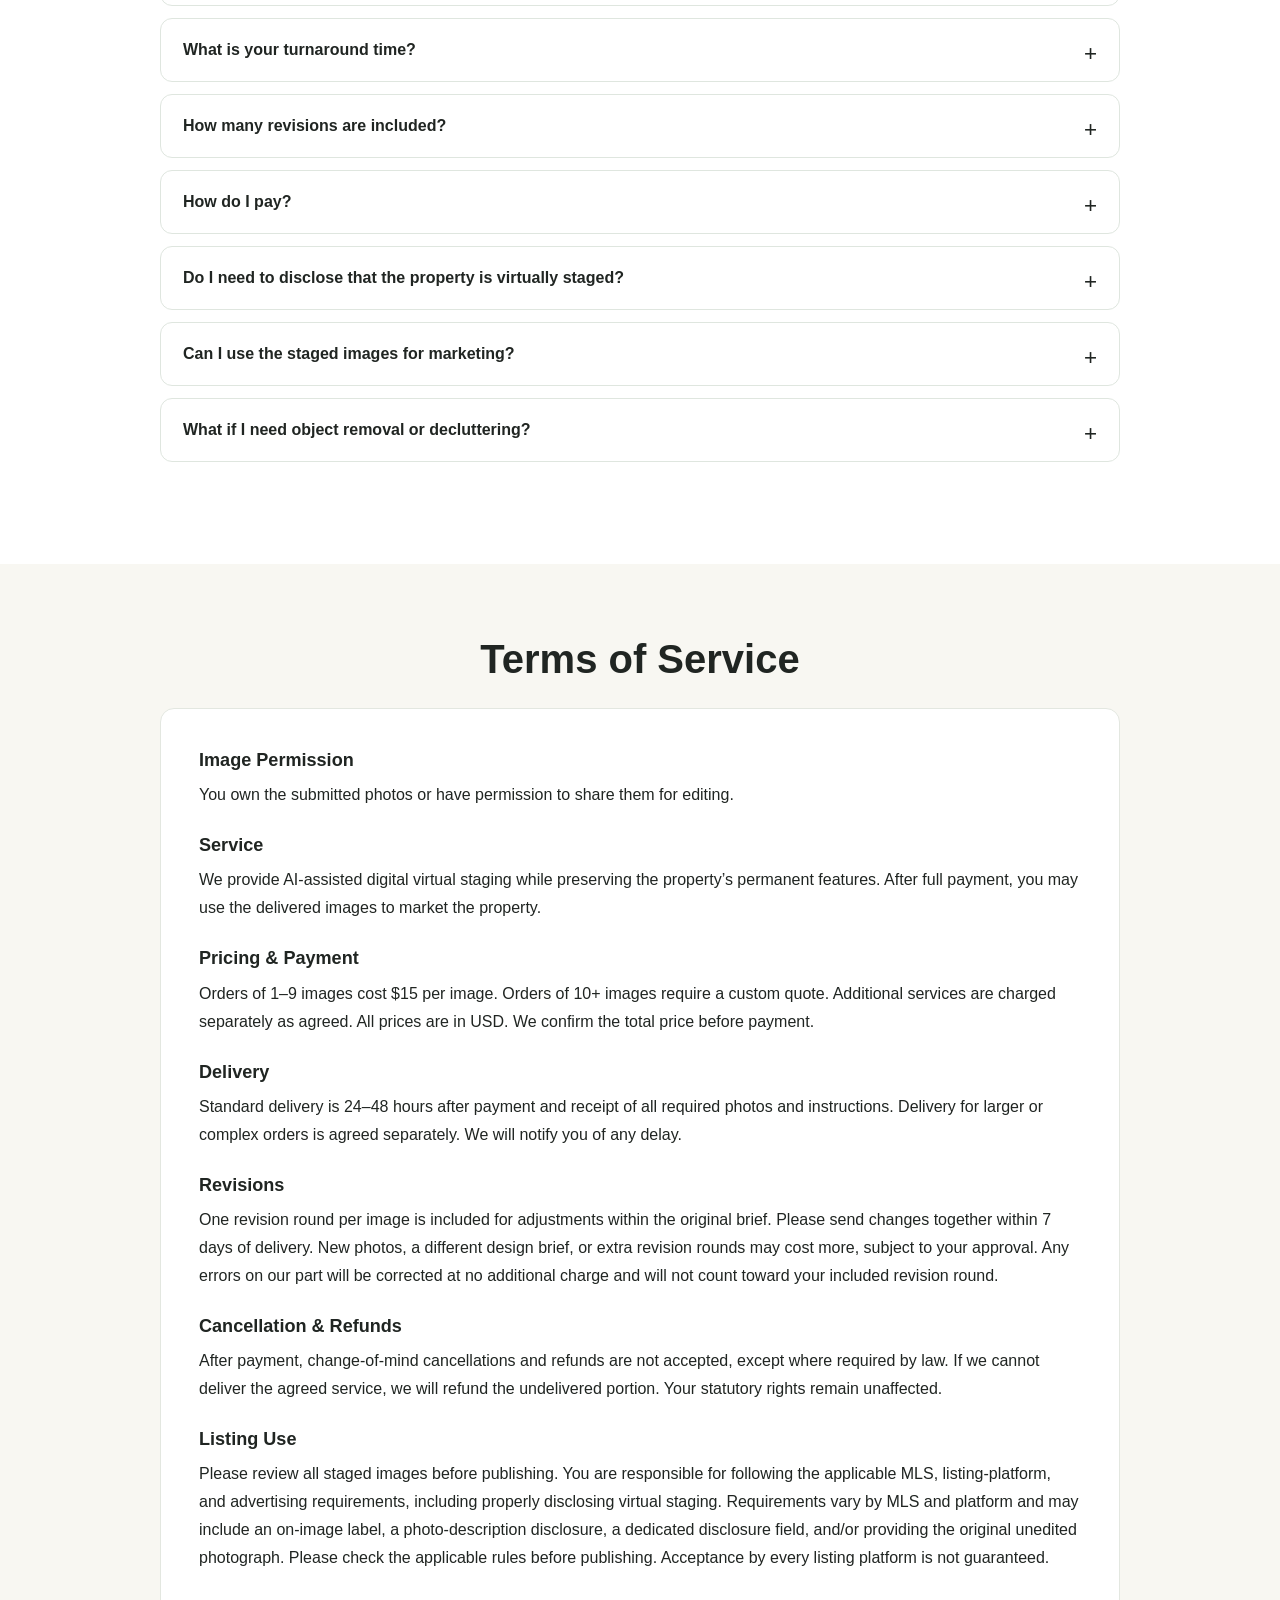
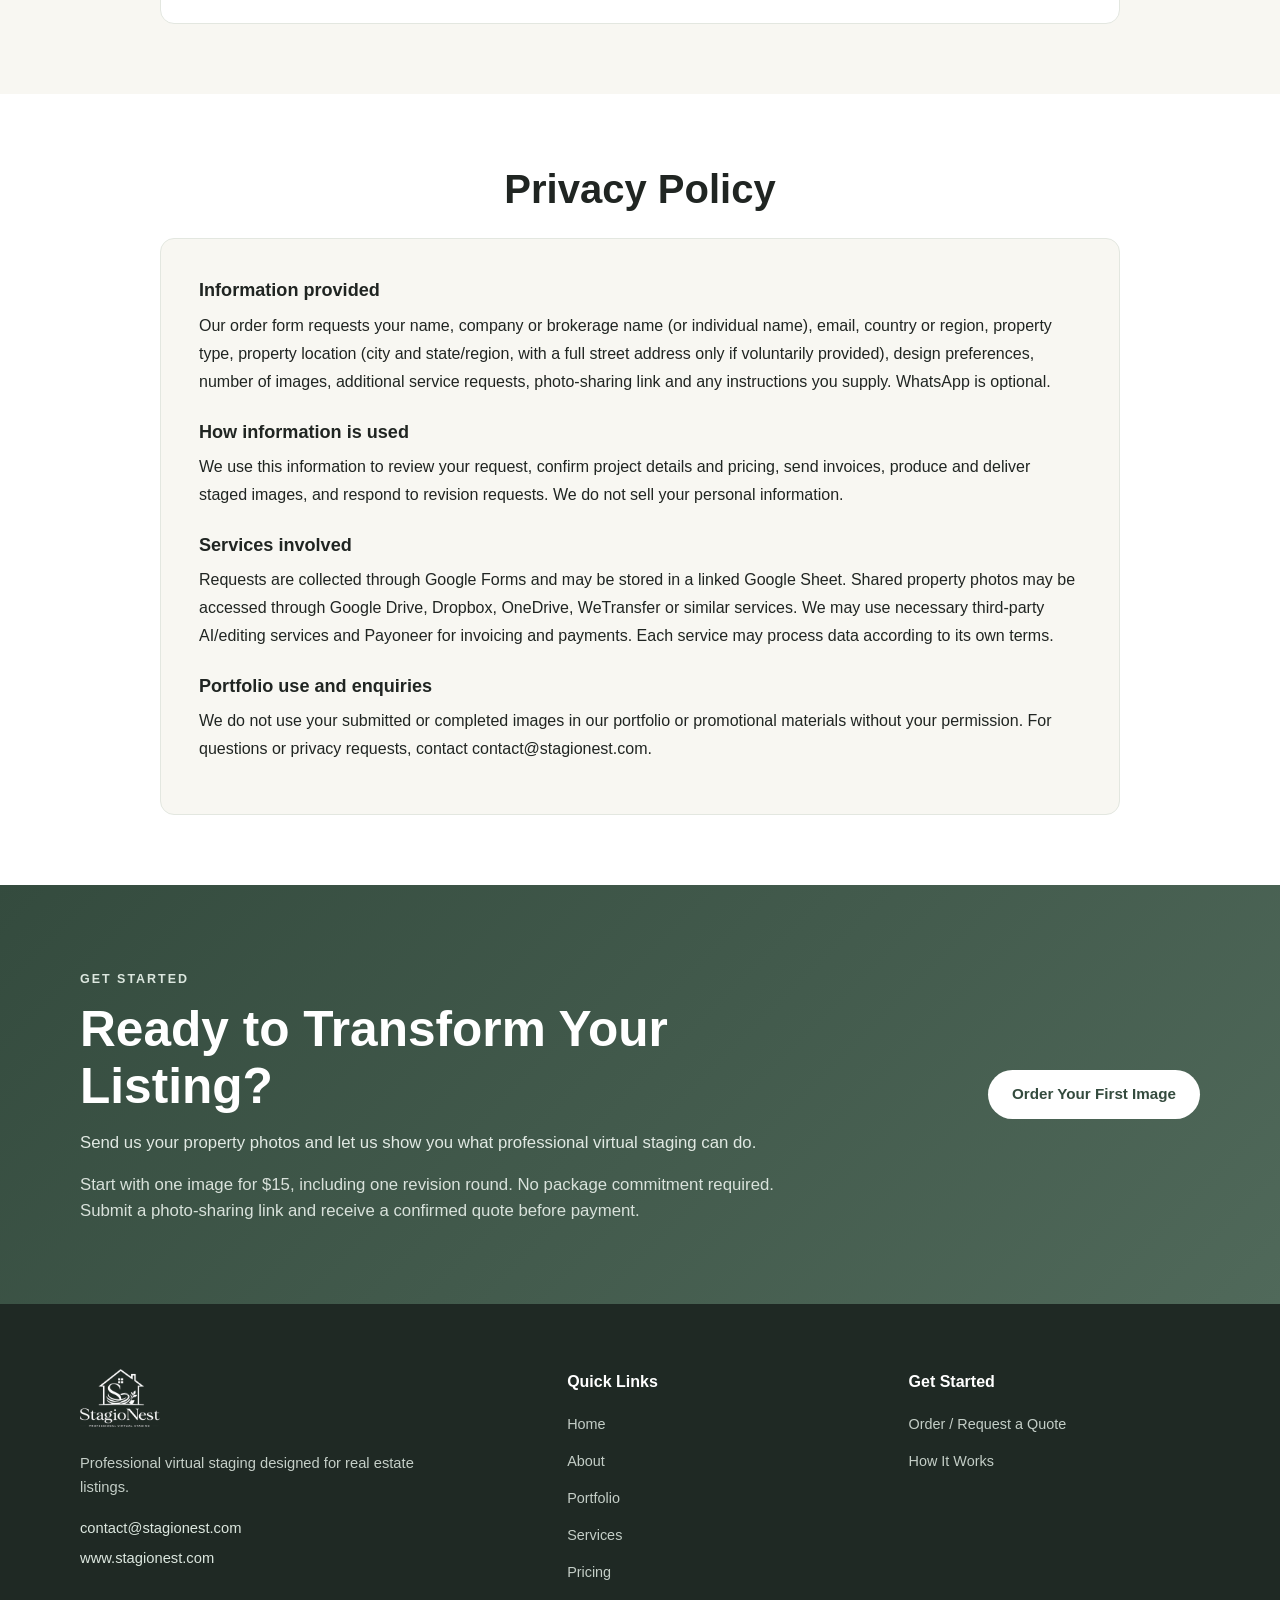
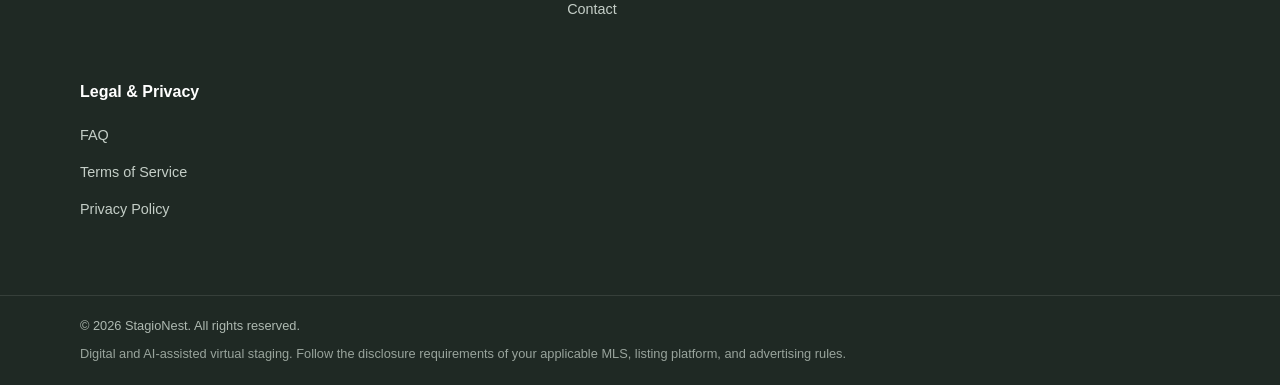
<file: index11.html>
<!DOCTYPE html>

<html lang="en">
<head>
<meta charset="utf-8"/>
<meta content="width=device-width, initial-scale=1.0" name="viewport"/>
<title>StagioNest | Professional Virtual Staging</title>
<meta content="Professional virtual staging for real estate agents. Transform empty spaces into realistic, beautifully staged homes for MLS listings." name="description"/>
<meta content="virtual staging, real estate virtual staging, AI virtual staging, MLS virtual staging, real estate agents" name="keywords"/>
<link href="CSS/style.css?v=final-20260913" rel="stylesheet"/>
<style>
    /* Two pricing options; retain the existing card styles. */
    #pricing .pricing-grid {
      display: grid;
      grid-template-columns: repeat(2, minmax(0, 1fr));
      max-width: 860px;
      margin-left: auto;
      margin-right: auto;
    }
    #pricing .pricing-card { grid-column: auto; min-width: 0; }
    @media (max-width: 640px) {
      #pricing .pricing-grid { grid-template-columns: minmax(0, 1fr); }
    }
  </style>
<style>
/* Consistent footer links and legal notice */
.site-footer .footer-links a{display:block;margin-bottom:0.55rem}
.footer-bottom p+p{margin-top:0.5rem;font-size:0.8rem;opacity:.85}
</style><style>
/* Same site typography and spacing for FAQ and legal sections */
html { scroll-behavior:smooth; }
#faq, #terms, #privacy, #get-started { scroll-margin-top:100px; }
.main-nav a { white-space:nowrap; }
.legal-section { padding:70px 0; background:var(--cream, #f8f7f2); color:inherit; font-family:inherit; }
.legal-section.legal-alt { background:var(--white, #fff); }
.legal-section .legal-container { width:min(100% - 40px, 960px); margin-inline:auto; }
.legal-section h2 { font-family:inherit; font-size:clamp(1.8rem, 3.5vw, 2.5rem); line-height:1.25; margin:0 0 24px; text-align:center; }
.legal-section .legal-content { background:#fff; border:1px solid #e3e7e0; border-radius:14px; padding:clamp(20px, 4vw, 38px); font-family:inherit; font-size:1rem; line-height:1.75; }
.legal-section.legal-alt .legal-content { background:#f8f7f2; }
.legal-section .legal-content h3 { font-family:inherit; font-size:1.13rem; line-height:1.45; margin:23px 0 8px; color:inherit; font-weight:700; }
.legal-section .legal-content h3:first-child {margin-top:0;}
.legal-section .legal-content p {font-family:inherit; font-size:inherit; line-height:inherit; margin:0 0 13px;}
.faq-section { background:#fff; }
.faq-section .narrow {max-width:960px;}
.faq-item {border:1px solid #dfe6df; border-radius:12px; background:#fff; margin:0 0 12px; padding:0 22px; font-family:inherit;}
.faq-item summary {list-style:none; cursor:pointer; position:relative; padding:19px 30px 19px 0; font:inherit; font-weight:700; line-height:1.5;}
.faq-item summary::-webkit-details-marker {display:none;}
.faq-item summary:after {content:'+';position:absolute;right:0;top:18px;font-size:1.4rem;font-weight:400;}
.faq-item[open] summary:after {content:'−';}
.faq-item p {font:inherit; line-height:1.75; margin:0 0 20px;}
@media(max-width:700px){.legal-section{padding:48px 0;}.legal-section .legal-container{width:min(100% - 28px, 960px);} .faq-item{padding:0 16px;} .main-nav a{white-space:normal;}}
</style></head>
<body>
<!-- ================= HEADER ================= -->
<header class="site-header">
<div class="container header-inner">
<a class="brand" href="#home">
<img alt="StagioNest Professional Virtual Staging" src="Images/stagionest-header-green-logo.png"/>
</a>
<button aria-expanded="false" aria-label="Open navigation menu" class="menu-toggle" id="menuToggle" type="button">
        ☰
      </button>
<nav class="main-nav" id="mainNav">
<a href="#home">Home</a>
<a href="#about">About</a>
<a href="#portfolio">Portfolio</a>
<a href="#services">Services</a>
<a href="#how-it-works">How It Works</a>
<a href="#pricing">Pricing</a>
<a href="#contact">Contact</a>
<a href="#get-started">Get Started</a>
<a href="#faq">FAQ</a><a href="#terms">Terms of Service</a><a href="#privacy">Privacy Policy</a></nav>
</div>
</header>
<main>
<!-- ================= HERO ================= -->
<section class="hero" id="home">
<div class="container hero-grid">
<div class="hero-content">
<span class="eyebrow">
            PROFESSIONAL VIRTUAL STAGING
          </span>
<h1>
            Transform Empty Spaces Into
            <span>Beautifully Staged Homes</span>
</h1>
<p class="hero-text">
            High-quality digital and AI-assisted virtual staging designed
            to help real estate agents present empty properties in their
            best light.
          </p>
<div class="hero-buttons">
<a class="btn btn-primary" href="#portfolio">
              View Portfolio
            </a>
<a class="btn btn-secondary" href="https://docs.google.com/forms/d/e/1FAIpQLScmyoGUQN8QSDTByxmWbQ-L_BOSzqhSHAVmzmCR7upJEYAdXw/viewform?usp=sharing&amp;ouid=106933683634657103569" rel="noopener noreferrer" target="_blank">
              Start with One Image — $15
            </a>
</div>
<div class="hero-features">
<div class="hero-feature">
<strong>✓ Listing-Focused</strong>
<span>Professional presentation</span>
</div>
<div class="hero-feature">
<strong>✓ Realistic Design</strong>
<span>Natural-looking interiors</span>
</div>
<div class="hero-feature">
<strong>✓ Confirmed Turnaround</strong>
<span>Timeline confirmed with your quote</span>
</div>
</div>
</div>
<div class="hero-image-wrapper">
<img alt="Warm contemporary modern virtually staged living room" class="hero-image" src="Images/virtual-staging-warm-contemporary-modern-living-room-hero.webp"/>
<div class="hero-overlay"></div>
<div class="hero-image-label">
<span>FEATURED WORK</span>
<strong>Warm Contemporary Living Room</strong>
</div>
</div>
</div>
</section>
<!-- ================= PORTFOLIO INTRO ================= -->
<section class="section portfolio-intro" id="portfolio">
<div class="container narrow text-center">
<span class="section-label">
          OUR WORK
        </span>
<h2>
          Before &amp; After
        </h2>
<p>
          See how professional virtual staging can transform empty
          spaces into inviting, market-ready interiors.
        </p>
</div>
</section>
<!-- ================= PORTFOLIO SLIDER ================= -->
<section class="portfolio-section">
<div class="container">
<div class="portfolio-slider" id="portfolioSlider">
<!-- PROJECT 1 -->
<article class="portfolio-card">
<div class="portfolio-images">
<div class="portfolio-image">
<span class="image-badge">BEFORE</span>
<img alt="Empty modern open plan living room and kitchen before virtual staging" loading="lazy" src="Images/empty-modern-open-plan-living-room-kitchen-before.webp"/>
</div>
<div class="portfolio-image">
<span class="image-badge after">AFTER</span>
<img alt="Virtually staged modern open plan living room and kitchen" loading="lazy" src="Images/virtual-staging-modern-open-plan-living-room-kitchen-after.webp"/>
</div>
</div>
<div class="portfolio-info">
<h3>Modern Open Plan Living &amp; Kitchen</h3>
<p>
                A coordinated virtual staging concept designed to
                define the living and kitchen areas clearly.
              </p>
</div>
</article>
<!-- PROJECT 2 -->
<article class="portfolio-card">
<div class="portfolio-images">
<div class="portfolio-image">
<span class="image-badge">BEFORE</span>
<img alt="Empty open concept living and dining room before virtual staging" loading="lazy" src="Images/empty-open-concept-living-dining-room-modern-home-before.webp"/>
</div>
<div class="portfolio-image">
<span class="image-badge after">AFTER</span>
<img alt="Virtually staged open concept living and dining room" loading="lazy" src="Images/virtual-staging-open-concept-living-dining-room-modern-home-after.webp"/>
</div>
</div>
<div class="portfolio-info">
<h3>Open Concept Living &amp; Dining</h3>
<p>
                A balanced furniture arrangement showing buyers
                how the open space can function.
              </p>
</div>
</article>
<!-- PROJECT 3 -->
<article class="portfolio-card">
<div class="portfolio-images">
<div class="portfolio-image">
<span class="image-badge">BEFORE</span>
<img alt="Empty covered patio before virtual staging" loading="lazy" src="Images/empty-covered-patio-real-estate-before.webp"/>
</div>
<div class="portfolio-image">
<span class="image-badge after">AFTER</span>
<img alt="Virtually staged covered patio" loading="lazy" src="Images/virtual-staging-covered-patio-real-estate-after.webp"/>
</div>
</div>
<div class="portfolio-info">
<h3>Covered Outdoor Patio</h3>
<p>
                An inviting outdoor living arrangement designed
                to highlight the property's lifestyle potential.
              </p>
</div>
</article>
<!-- PROJECT 4 -->
<article class="portfolio-card">
<div class="portfolio-images">
<div class="portfolio-image">
<span class="image-badge">BEFORE</span>
<img alt="Empty open concept kitchen and living room before virtual staging" loading="lazy" src="Images/empty-open-concept-kitchen-living-room-before.webp"/>
</div>
<div class="portfolio-image">
<span class="image-badge after">AFTER</span>
<img alt="Virtually staged open concept kitchen and living room" loading="lazy" src="Images/virtual-staging-open-concept-kitchen-living-room-after.webp"/>
</div>
</div>
<div class="portfolio-info">
<h3>Open Concept Kitchen &amp; Living Room</h3>
<p>
                Functional furniture placement that gives an empty
                open-plan property more visual purpose.
              </p>
</div>
</article>
<!-- PROJECT 5 -->
<article class="portfolio-card">
<div class="portfolio-images">
<div class="portfolio-image">
<span class="image-badge">BEFORE</span>
<img alt="Empty mid century modern living room before virtual staging" loading="lazy" src="Images/empty-mid-century-modern-living-room-before.webp"/>
</div>
<div class="portfolio-image">
<span class="image-badge after">AFTER</span>
<img alt="Virtually staged mid century modern living room" loading="lazy" src="Images/virtual-staging-mid-century-modern-living-room-after.webp"/>
</div>
</div>
<div class="portfolio-info">
<h3>Mid-Century Modern Living Room</h3>
<p>
                Warm wood tones and timeless furniture create an
                inviting real-estate presentation.
              </p>
</div>
</article>
<!-- PROJECT 6 -->
<article class="portfolio-card">
<div class="portfolio-images">
<div class="portfolio-image">
<span class="image-badge">BEFORE</span>
<img alt="Empty warm contemporary modern living room before virtual staging" loading="lazy" src="Images/empty-warm-contemporary-modern-living-room-before.webp"/>
</div>
<div class="portfolio-image">
<span class="image-badge after">AFTER</span>
<img alt="Virtually staged warm contemporary modern living room" loading="lazy" src="Images/virtual-staging-warm-contemporary-modern-living-room-after.webp"/>
</div>
</div>
<div class="portfolio-info">
<h3>Warm Contemporary Living Room</h3>
<p>
                Soft neutral furnishings and contemporary styling
                create a polished listing presentation.
              </p>
</div>
</article>
<!-- PROJECT 7 -->
<article class="portfolio-card">
<div class="portfolio-images">
<div class="portfolio-image">
<span class="image-badge">BEFORE</span>
<img alt="Empty modern organic bedroom before virtual staging" loading="lazy" src="Images/empty-modern-organic-bedroom-before.webp"/>
</div>
<div class="portfolio-image">
<span class="image-badge after">AFTER</span>
<img alt="Virtually staged modern organic bedroom" loading="lazy" src="Images/virtual-staging-modern-organic-bedroom-after.webp"/>
</div>
</div>
<div class="portfolio-info">
<h3>Modern Organic Bedroom</h3>
<p>
                Natural textures, warm neutrals and simple furnishings
                create a comfortable bedroom concept.
              </p>
</div>
</article>
<!-- PROJECT 8 -->
<article class="portfolio-card">
<div class="portfolio-images">
<div class="portfolio-image">
<span class="image-badge">BEFORE</span>
<img alt="Empty warm contemporary primary bedroom before virtual staging" loading="lazy" src="Images/empty-warm-contemporary-primary-bedroom-before.webp"/>
</div>
<div class="portfolio-image">
<span class="image-badge after">AFTER</span>
<img alt="Virtually staged warm contemporary primary bedroom" loading="lazy" src="Images/virtual-staging-warm-contemporary-primary-bedroom-after.webp"/>
</div>
</div>
<div class="portfolio-info">
<h3>Warm Contemporary Primary Bedroom</h3>
<p>
                A calm, sophisticated bedroom design suitable for
                residential real-estate listings.
              </p>
</div>
</article>
<!-- PROJECT 9 -->
<article class="portfolio-card">
<div class="portfolio-images">
<div class="portfolio-image">
<span class="image-badge">BEFORE</span>
<img alt="Empty modern bedroom with balcony before virtual staging" loading="lazy" src="Images/empty-modern-bedroom-with-balcony-before.webp"/>
</div>
<div class="portfolio-image">
<span class="image-badge after">AFTER</span>
<img alt="Virtually staged modern bedroom with balcony" loading="lazy" src="Images/virtual-staging-modern-bedroom-with-balcony-after.webp"/>
</div>
</div>
<div class="portfolio-info">
<h3>Modern Bedroom With Balcony</h3>
<p>
                A clean bedroom arrangement that helps buyers
                visualize the available living space.
              </p>
</div>
</article>
<!-- PROJECT 10 -->
<article class="portfolio-card">
<div class="portfolio-images">
<div class="portfolio-image">
<span class="image-badge">BEFORE</span>
<img alt="Empty modern organic living room before virtual staging" loading="lazy" src="Images/empty-modern-organic-living-room-before.webp"/>
</div>
<div class="portfolio-image">
<span class="image-badge after">AFTER</span>
<img alt="Virtually staged modern organic living room" loading="lazy" src="Images/virtual-staging-modern-organic-living-room-after.webp"/>
</div>
</div>
<div class="portfolio-info">
<h3>Modern Organic Living Room</h3>
<p>
                Warm natural styling designed to give an empty room
                a welcoming and contemporary feel.
              </p>
</div>
</article>
<!-- PROJECT 11 -->
<article class="portfolio-card">
<div class="portfolio-images">
<div class="portfolio-image">
<span class="image-badge">BEFORE</span>
<img alt="Empty modern flex room before virtual staging" loading="lazy" src="Images/empty-modern-flex-room-real-estate-before.webp"/>
</div>
<div class="portfolio-image">
<span class="image-badge after">AFTER</span>
<img alt="Virtually staged modern flex room" loading="lazy" src="Images/virtual-staging-modern-flex-room-real-estate-after.webp"/>
</div>
</div>
<div class="portfolio-info">
<h3>Modern Flex Room</h3>
<p>
                A flexible room concept showing how an unused space
                can serve a practical purpose.
              </p>
</div>
</article>
<!-- PROJECT 12 -->
<article class="portfolio-card">
<div class="portfolio-images">
<div class="portfolio-image">
<span class="image-badge">BEFORE</span>
<img alt="Empty modern home office before virtual staging" loading="lazy" src="Images/empty-modern-home-office-us-real-estate-before.webp"/>
</div>
<div class="portfolio-image">
<span class="image-badge after">AFTER</span>
<img alt="Virtually staged modern home office" loading="lazy" src="Images/virtual-staging-modern-home-office-us-real-estate-after.webp"/>
</div>
</div>
<div class="portfolio-info">
<h3>Modern Home Office</h3>
<p>
                A practical home-office setup designed for modern
                residential property listings.
              </p>
</div>
</article>
</div>
<div class="slider-controls">
<button aria-label="Previous project" class="slider-btn" id="prevProject" type="button">
            ←
          </button>
<span id="sliderCounter">1 / 12</span>
<button aria-label="Next project" class="slider-btn" id="nextProject" type="button">
            →
          </button>
</div>
</div>
</section>
<!-- ================= DESIGN STYLES ================= -->
<section class="section styles-section">
<div class="container">
<div class="section-heading text-center">
<span class="section-label">
            DESIGN OPTIONS
          </span>
<h2>
            One Room. Different Possibilities.
          </h2>
<p>
            See how the same empty living room can be presented
            in different design styles.
          </p>
</div>
<div class="style-showcase">
<div class="style-slide active">
<img alt="Empty mid century modern living room before styling" loading="lazy" src="Images/empty-mid-century-modern-living-room-before.webp"/>
<div class="style-caption">
<span>STARTING POINT</span>
<h3>Empty Living Room</h3>
<p>The original empty room before virtual staging.</p>
</div>
</div>
<div class="style-slide">
<img alt="Organic modern living room style" loading="lazy" src="Images/organic-modern-living-room.webp"/>
<div class="style-caption">
<span>ORGANIC MODERN</span>
<h3>Organic Modern</h3>
<p>Warm neutrals, natural textures and contemporary furniture.</p>
</div>
</div>
<div class="style-slide">
<img alt="Scandinavian living room style" loading="lazy" src="Images/scandinavian-living-room.webp"/>
<div class="style-caption">
<span>SCANDINAVIAN</span>
<h3>Scandinavian</h3>
<p>Light tones, simple forms and comfortable modern styling.</p>
</div>
</div>
<div class="style-slide">
<img alt="Minimalist city living room style" loading="lazy" src="Images/minimalist-city-living-room.webp"/>
<div class="style-caption">
<span>MINIMALIST CITY</span>
<h3>Minimalist City</h3>
<p>Clean lines, sophisticated furniture and uncluttered design.</p>
</div>
</div>
</div>
<div class="style-controls">
<button aria-label="Previous design style" class="slider-btn" id="prevStyle" type="button">
            ←
          </button>
<span id="styleCounter">1 / 4</span>
<button aria-label="Next design style" class="slider-btn" id="nextStyle" type="button">
            →
          </button>
</div>
</div>
</section>
<!-- ================= SERVICES ================= -->
<section class="section services-section" id="services">
<div class="container">
<div class="section-heading text-center">
<span class="section-label">SERVICES</span>
<h2>Virtual Staging Services</h2>
<p>
            Professional digital staging for empty residential properties.
          </p>
</div>
<div class="service-grid">
<div class="service-card">
<h3>Virtual Furniture</h3>
<p>
              Add realistic furniture, rugs, artwork, lighting and
              décor to empty rooms.
            </p>
</div>
<div class="service-card">
<h3>Room Transformation</h3>
<p>
              Show buyers the potential of bedrooms, living rooms,
              kitchens, offices and other spaces.
            </p>
</div>
<div class="service-card">
<h3>Outdoor Staging</h3>
<p>
              Transform patios and outdoor areas into attractive
              lifestyle spaces.
            </p>
</div>
</div>
</div>
</section>
<!-- ================= ABOUT ================= -->
<section class="section about-section" id="about">
<div class="container narrow">
<div class="section-heading text-center">
<span class="section-label">ABOUT</span>
<h2>About StagioNest</h2>
</div>
<div class="about-content">
<p>StagioNest is a professional AI-assisted virtual staging service created to help real estate agents present empty properties in their best light.</p>
<p>
            I started StagioNest because empty rooms often fail to show a property’s full potential online. My focus is on realistic, MLS-friendly staging that helps buyers clearly visualize the space.
          </p>
<p>
            As a one-person studio, I personally handle every project — from reviewing your photos to delivering the final images. This means consistent quality, clear communication, and careful attention to every detail.
          </p>
<p>
            Whether you need a single room or a full listing, the goal is simple: natural-looking results that support your marketing and help your listings stand out.
          </p>
<p><strong>Our editing process: </strong>We use digital and AI-assisted tools, with personal review of each project. Virtual furniture and décor are illustrations, not physical features of the property. Clients should follow their local MLS and listing-disclosure rules.</p></div>
</div>
</section>
<!-- ================= HOW IT WORKS ================= -->
<section class="section process-section" id="how-it-works">
<div class="container">
<div class="section-heading text-center">
<span class="section-label">SIMPLE PROCESS</span>
<h2>How It Works</h2>
</div>
<div class="process-grid">
<div class="process-step"><h3>Submit Your Request</h3><p>Use our single order form to share accessible property photo links, styling preferences, and any additional services.</p></div><div class="process-step"><h3>Review &amp; Quote</h3><p>We review your request and confirm the final price, delivery estimate, and project details by email.</p></div><div class="process-step"><h3>Pay &amp; We Stage</h3><p>After payment through a Payoneer invoice is confirmed, we create your digital and AI-assisted virtual staging.</p></div><div class="process-step"><h3>Receive Your Images</h3><p>Receive your staged images with one revision round per image included.</p></div></div>
</div>
</section>
<!-- ================= PRICING ================= -->
<section class="section pricing-section" id="pricing">
<div class="container">
<div class="section-heading text-center">
<span class="section-label">SIMPLE PRICING</span>
<h2>Simple, Clear Pricing</h2>
<p>Order 1–9 images at $15 each. For 10 or more images or optional add-on services, request a custom quote. Prices are in USD. Work starts after your quote is confirmed and your Payoneer invoice is paid.</p>
</div>
<div class="pricing-grid">
<div class="pricing-card">
<h3>Pay Per Image</h3>
<div class="price">$15 <span>/ image</span></div>
<p>Start with one room or order up to 9 images.</p>
<ul>
<li>$15 for each virtually staged image</li>
<li>Professional styling</li>
<li>High-resolution staged images</li>
<li>One revision round per image included</li>
</ul>
<a class="btn btn-outline-green" href="https://docs.google.com/forms/d/e/1FAIpQLScmyoGUQN8QSDTByxmWbQ-L_BOSzqhSHAVmzmCR7upJEYAdXw/viewform?usp=sharing&amp;ouid=106933683634657103569" rel="noopener noreferrer" target="_blank">Order Your Images</a>
</div>
<div class="pricing-card custom-pricing-card">
<h3>10+ Images</h3>
<div class="price custom-price">Custom Quote</div>
<p>Pricing tailored to your larger project.</p>
<ul>
<li>10 or more virtually staged images</li>
<li>Professional styling</li>
<li>Price and delivery agreed before work begins</li>
<li>One revision round per image included</li>
</ul>
<a class="btn btn-outline-green" href="https://docs.google.com/forms/d/e/1FAIpQLScmyoGUQN8QSDTByxmWbQ-L_BOSzqhSHAVmzmCR7upJEYAdXw/viewform?usp=sharing&amp;ouid=106933683634657103569" rel="noopener noreferrer" target="_blank">Request a Custom Quote</a>
</div>
</div>
</div>
</section>
<!-- ================= CONTACT ================= -->
<section class="section contact-section" id="contact">
<div class="container narrow text-center">
<div class="section-heading">
<span class="section-label">CONTACT</span>
<h2>Get In Touch</h2>
</div>
<div class="contact-content">
<p>
            Have a question or ready to get started?<br/>
            I’d love to hear from you.
          </p>
<div class="contact-details">
<p>
<strong>Email:</strong>
<a href="mailto:contact@stagionest.com">contact@stagionest.com</a>
</p>
<p>
<strong>Website:</strong>
<a href="https://www.stagionest.com" rel="noopener" target="_blank">www.stagionest.com</a>
</p>
</div>
<p class="contact-note">
            Feel free to reach out anytime — I reply to every message personally.
          </p>
</div>
</div>
</section>
<!-- ================= CTA ================= -->
<section class="section faq-section" id="faq"><div class="container narrow"><div class="section-heading text-center"><span class="section-label">HELP &amp; ANSWERS</span><h2>Frequently Asked Questions</h2></div><details class="faq-item"><summary>How do I send my property photos?</summary><p>You can share a link to your photos using Google Drive, Dropbox, OneDrive, or WeTransfer. Please ensure the link is accessible before submitting the form.</p></details><details class="faq-item"><summary>What is your turnaround time?</summary><p>Standard delivery is 24–48 hours after payment is confirmed and all required photos and instructions are received. Delivery for larger or complex orders will be agreed upon separately.</p></details><details class="faq-item"><summary>How many revisions are included?</summary><p>One revision round per image is included for adjustments within the original brief. Please send all changes together within 7 days of delivery. New photos, a different design brief, or extra revision rounds may cost more.</p></details><details class="faq-item"><summary>How do I pay?</summary><p>After reviewing your request, we will confirm the order details, total price, and delivery time by email, then send a Payoneer invoice. Work begins once payment is confirmed and all required photos and instructions are received.</p></details><details class="faq-item"><summary>Do I need to disclose that the property is virtually staged?</summary><p>Please review all staged images before publishing. You are responsible for following the applicable MLS, listing-platform, and advertising requirements, including properly disclosing virtual staging. Requirements vary by MLS and platform and may include an on-image label, a photo-description disclosure, a dedicated disclosure field, and/or providing the original unedited photograph. Please check the applicable rules before publishing. Acceptance by every listing platform is not guaranteed.</p></details><details class="faq-item"><summary>Can I use the staged images for marketing?</summary><p>Yes, after full payment, you may use the delivered images to market the property. We will not use your images in our portfolio or promotional materials without your permission.</p></details><details class="faq-item"><summary>What if I need object removal or decluttering?</summary><p>We offer Object/Furniture Removal (+$10/image), Virtual Decluttering (+$10/image), and Complex Object Removal (+$15/image). You can select these add-ons directly on the order form. We will confirm the final total before payment.</p></details></div></section>
<section aria-label="Terms &amp; Conditions" class="legal-section" id="terms"><div class="legal-container"><h2>Terms of Service</h2><div class="legal-content"><h3>Image Permission</h3><p>You own the submitted photos or have permission to share them for editing.</p><h3>Service</h3><p>We provide AI-assisted digital virtual staging while preserving the property’s permanent features. After full payment, you may use the delivered images to market the property.</p><h3>Pricing &amp; Payment</h3><p>Orders of 1–9 images cost $15 per image. Orders of 10+ images require a custom quote. Additional services are charged separately as agreed. All prices are in USD. We confirm the total price before payment.</p><h3>Delivery</h3><p>Standard delivery is 24–48 hours after payment and receipt of all required photos and instructions. Delivery for larger or complex orders is agreed separately. We will notify you of any delay.</p><h3>Revisions</h3><p>One revision round per image is included for adjustments within the original brief. Please send changes together within 7 days of delivery. New photos, a different design brief, or extra revision rounds may cost more, subject to your approval. Any errors on our part will be corrected at no additional charge and will not count toward your included revision round.</p><h3>Cancellation &amp; Refunds</h3><p>After payment, change-of-mind cancellations and refunds are not accepted, except where required by law. If we cannot deliver the agreed service, we will refund the undelivered portion. Your statutory rights remain unaffected.</p><h3>Listing Use</h3><p>Please review all staged images before publishing. You are responsible for following the applicable MLS, listing-platform, and advertising requirements, including properly disclosing virtual staging. Requirements vary by MLS and platform and may include an on-image label, a photo-description disclosure, a dedicated disclosure field, and/or providing the original unedited photograph. Please check the applicable rules before publishing. Acceptance by every listing platform is not guaranteed.</p></div></div></section><section aria-label="Privacy Policy" class="legal-section legal-alt" id="privacy"><div class="legal-container"><h2>Privacy Policy</h2><div class="legal-content"><h3>Information provided</h3><p>Our order form requests your name, company or brokerage name (or individual name), email, country or region, property type, property location (city and state/region, with a full street address only if voluntarily provided), design preferences, number of images, additional service requests, photo-sharing link and any instructions you supply. WhatsApp is optional.</p><h3>How information is used</h3><p>We use this information to review your request, confirm project details and pricing, send invoices, produce and deliver staged images, and respond to revision requests. We do not sell your personal information.</p><h3>Services involved</h3><p>Requests are collected through Google Forms and may be stored in a linked Google Sheet. Shared property photos may be accessed through Google Drive, Dropbox, OneDrive, WeTransfer or similar services. We may use necessary third-party AI/editing services and Payoneer for invoicing and payments. Each service may process data according to its own terms.</p><h3>Portfolio use and enquiries</h3><p>We do not use your submitted or completed images in our portfolio or promotional materials without your permission. For questions or privacy requests, contact <a href="mailto:contact@stagionest.com">contact@stagionest.com</a>.</p></div></div></section><section class="cta-section" id="get-started">
<div class="container cta-inner">
<div class="cta-content">
<span class="section-label">GET STARTED</span>
<h2>Ready to Transform Your Listing?</h2>
<p>
            Send us your property photos and let us show you what
            professional virtual staging can do.
          </p>
<p class="sample-note">Start with one image for $15, including one revision round. No package commitment required. Submit a photo-sharing link and receive a confirmed quote before payment.</p>
</div>
<a class="btn btn-light" href="https://docs.google.com/forms/d/e/1FAIpQLScmyoGUQN8QSDTByxmWbQ-L_BOSzqhSHAVmzmCR7upJEYAdXw/viewform?usp=sharing&amp;ouid=106933683634657103569" rel="noopener noreferrer" target="_blank">
          Order Your First Image
        </a>
</div>
</section></main>
<!-- ================= FOOTER ================= -->
<footer class="site-footer">
<div class="container footer-grid">
<div class="footer-brand">
<div class="footer-logo-box">
<img alt="StagioNest Professional Virtual Staging" class="footer-logo" src="Images/stagionest-footer-white-transparent-logo.png"/>
</div>
<p>
          Professional virtual staging designed for real estate listings.
        </p>
<div class="footer-contact">
<p>
<a href="mailto:contact@stagionest.com">contact@stagionest.com</a>
</p>
<p>
<a href="https://www.stagionest.com" rel="noopener" target="_blank">www.stagionest.com</a>
</p>
</div>
</div>
<div class="footer-links">
<h3>Quick Links</h3>
<a href="#home">Home</a>
<a href="#about">About</a>
<a href="#portfolio">Portfolio</a>
<a href="#services">Services</a>
<a href="#pricing">Pricing</a>
<a href="#contact">Contact</a>
</div>
<div class="footer-links"><h3>Get Started</h3>
<a href="https://docs.google.com/forms/d/e/1FAIpQLScmyoGUQN8QSDTByxmWbQ-L_BOSzqhSHAVmzmCR7upJEYAdXw/viewform?usp=sharing&amp;ouid=106933683634657103569" rel="noopener noreferrer" target="_blank">Order / Request a Quote</a>
<a href="#how-it-works">How It Works</a>
</div>
<div class="footer-links"><h3>Legal &amp; Privacy</h3><a href="#faq">FAQ</a><a href="#terms">Terms of Service</a><a href="#privacy">Privacy Policy</a></div></div>
<div class="footer-bottom">
<div class="container">
<p>
          © <span id="year"></span> StagioNest. All rights reserved.
        </p>
<p>Digital and AI-assisted virtual staging. Follow the disclosure requirements of your applicable MLS, listing platform, and advertising rules.</p></div>
</div>
</footer>
<script defer="" src="JS/script.js?v=final-20260913"></script>
</body>
</html>
</file>
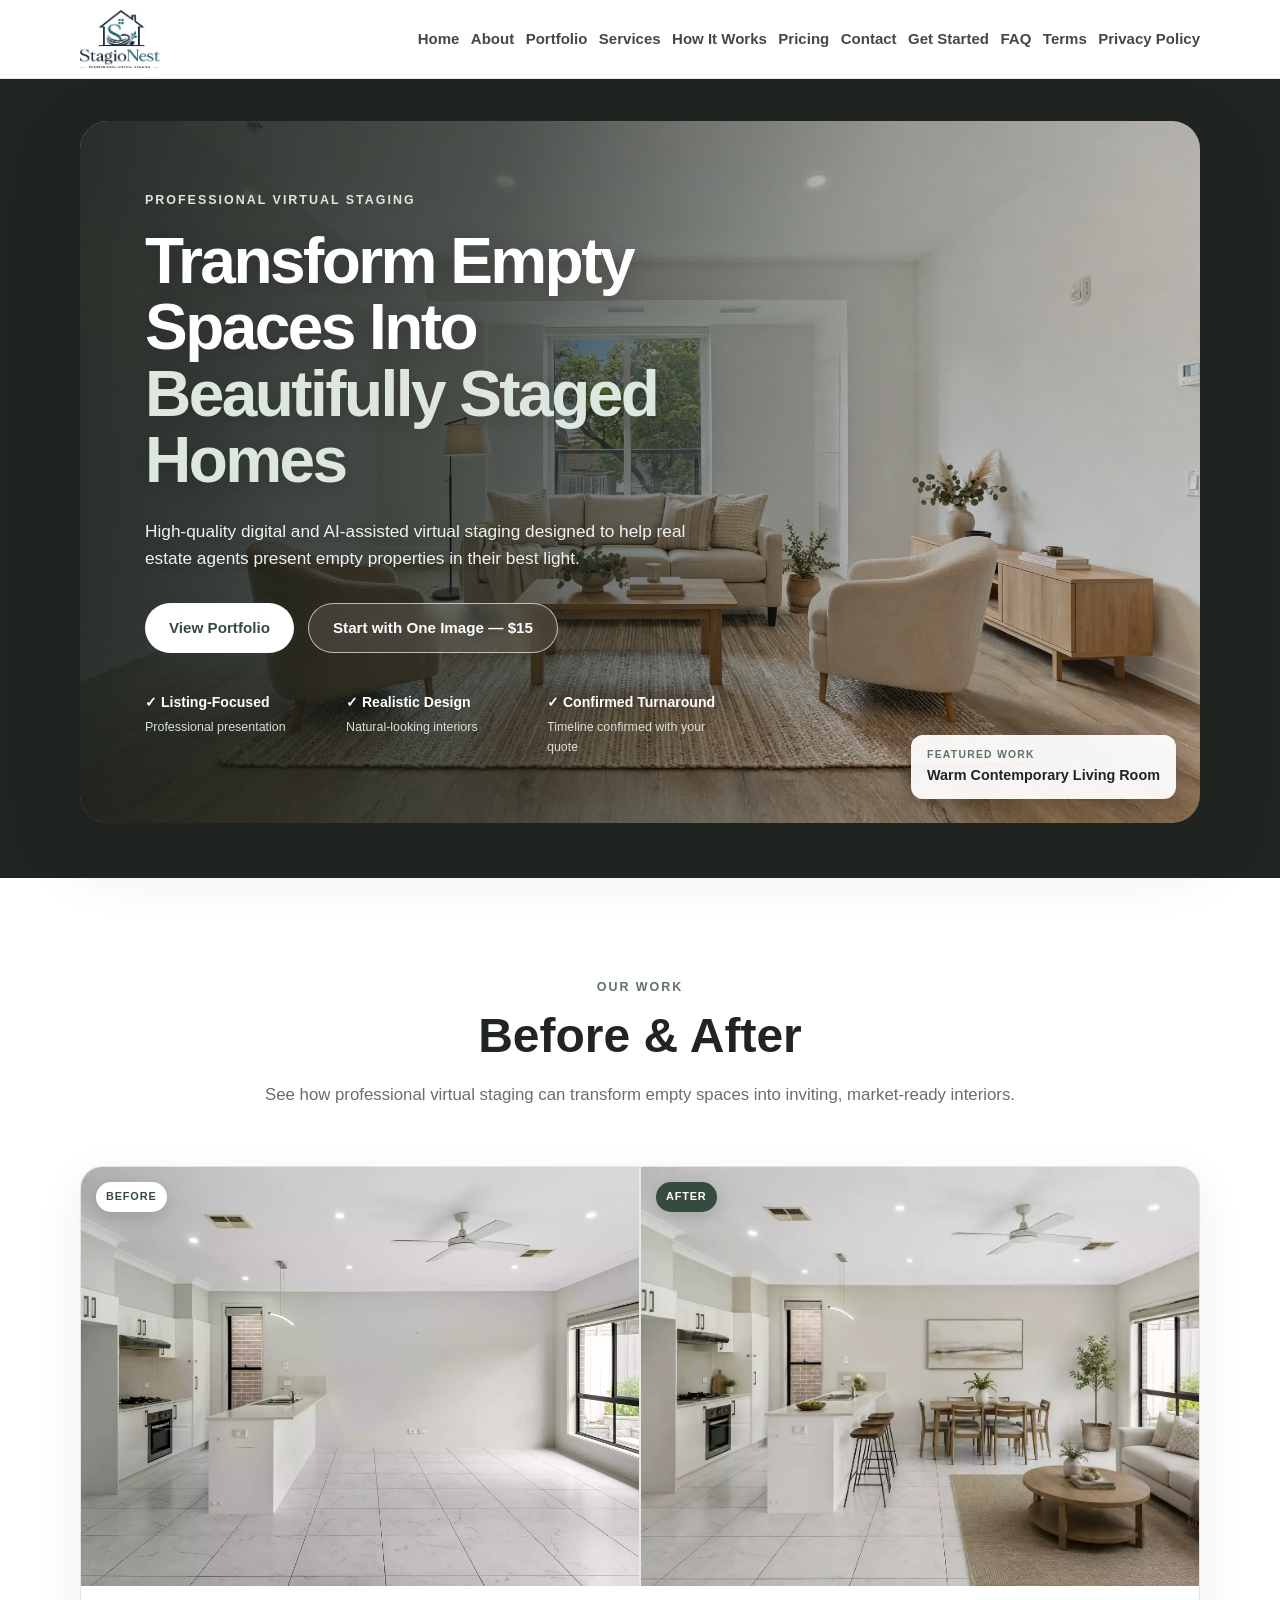
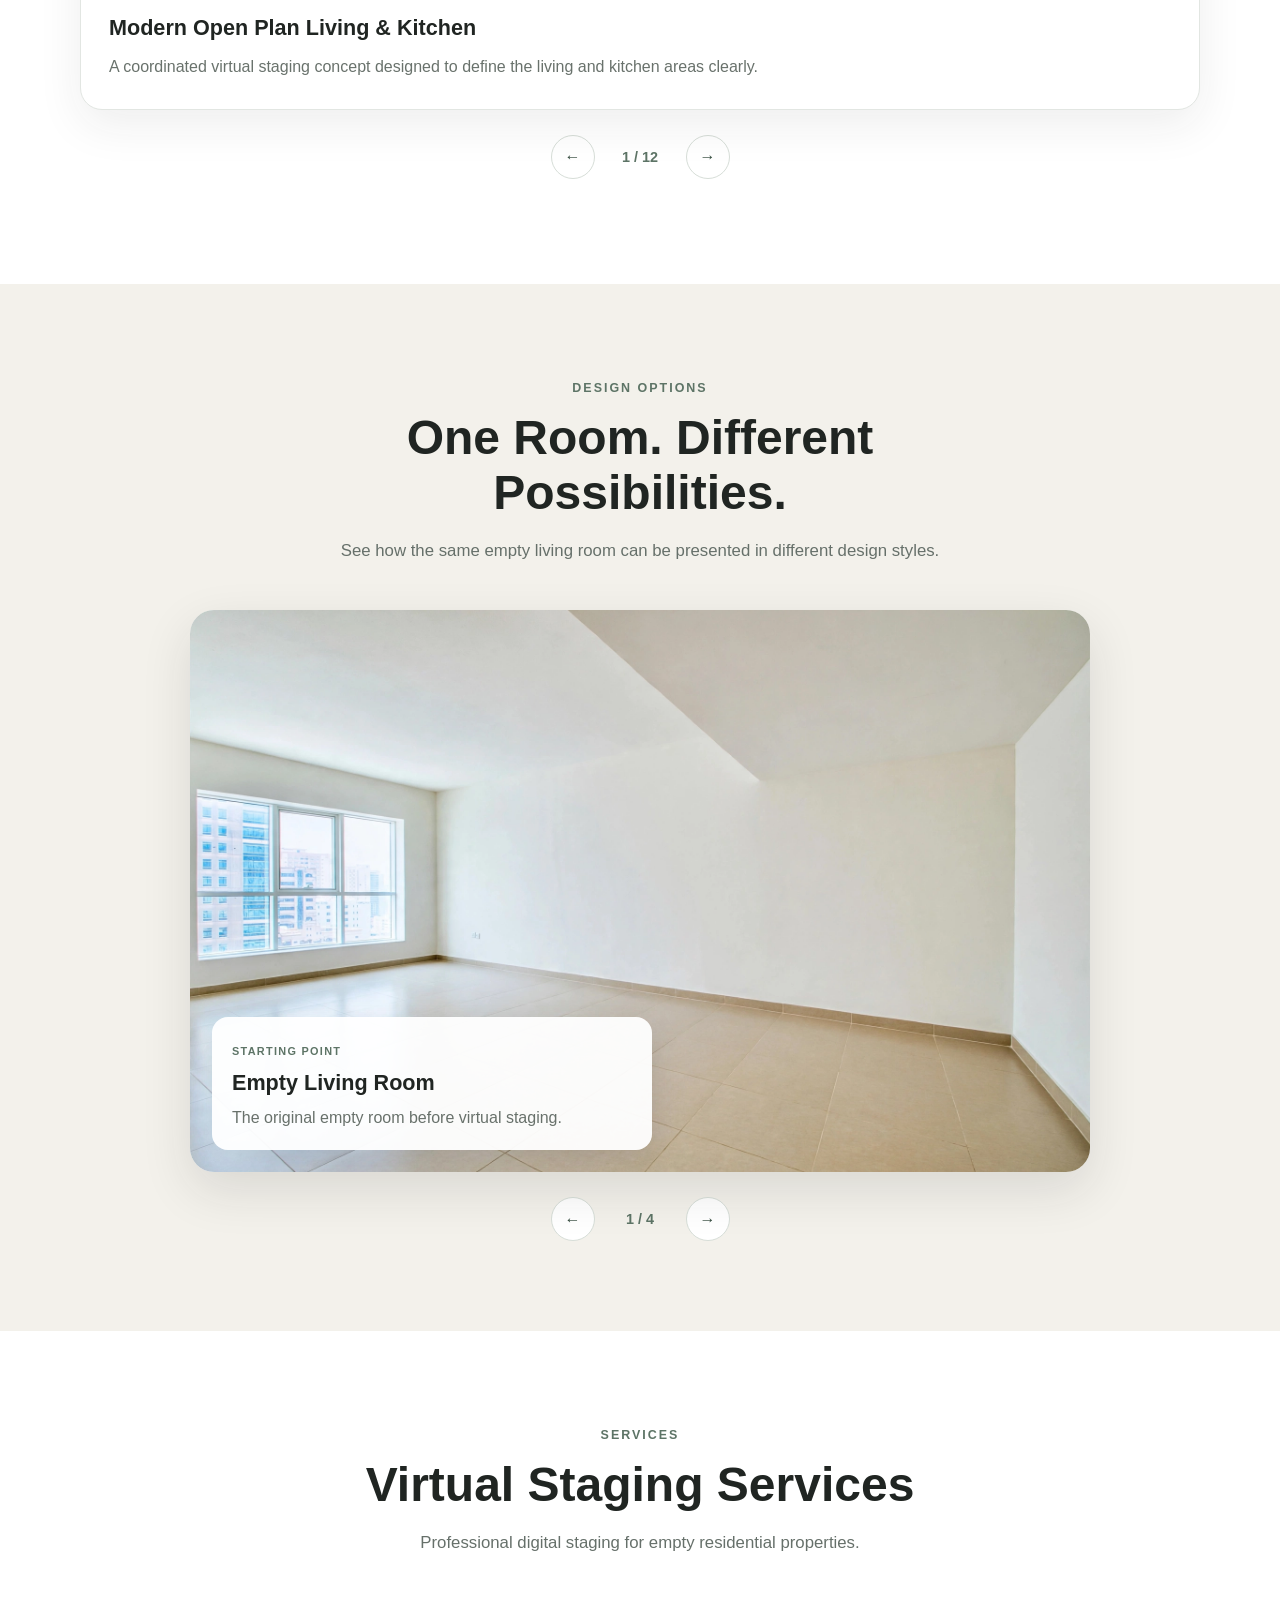
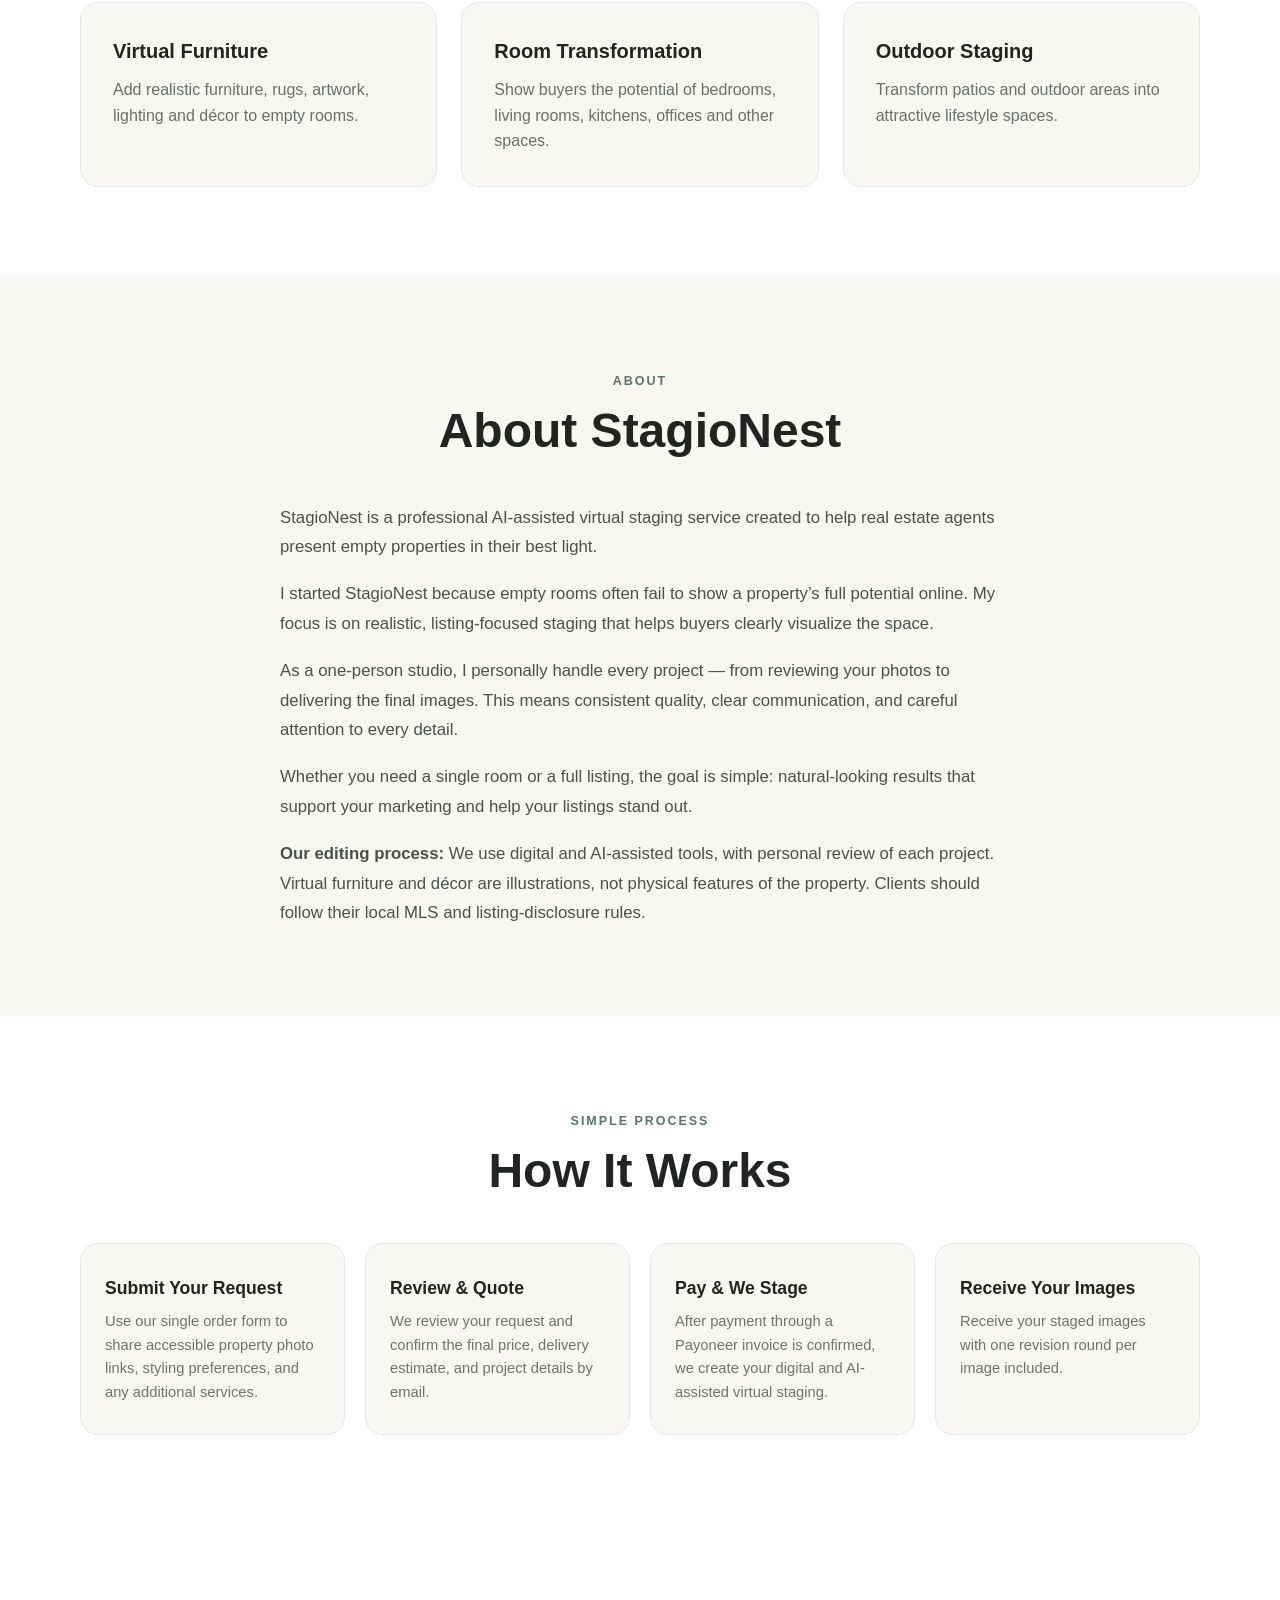
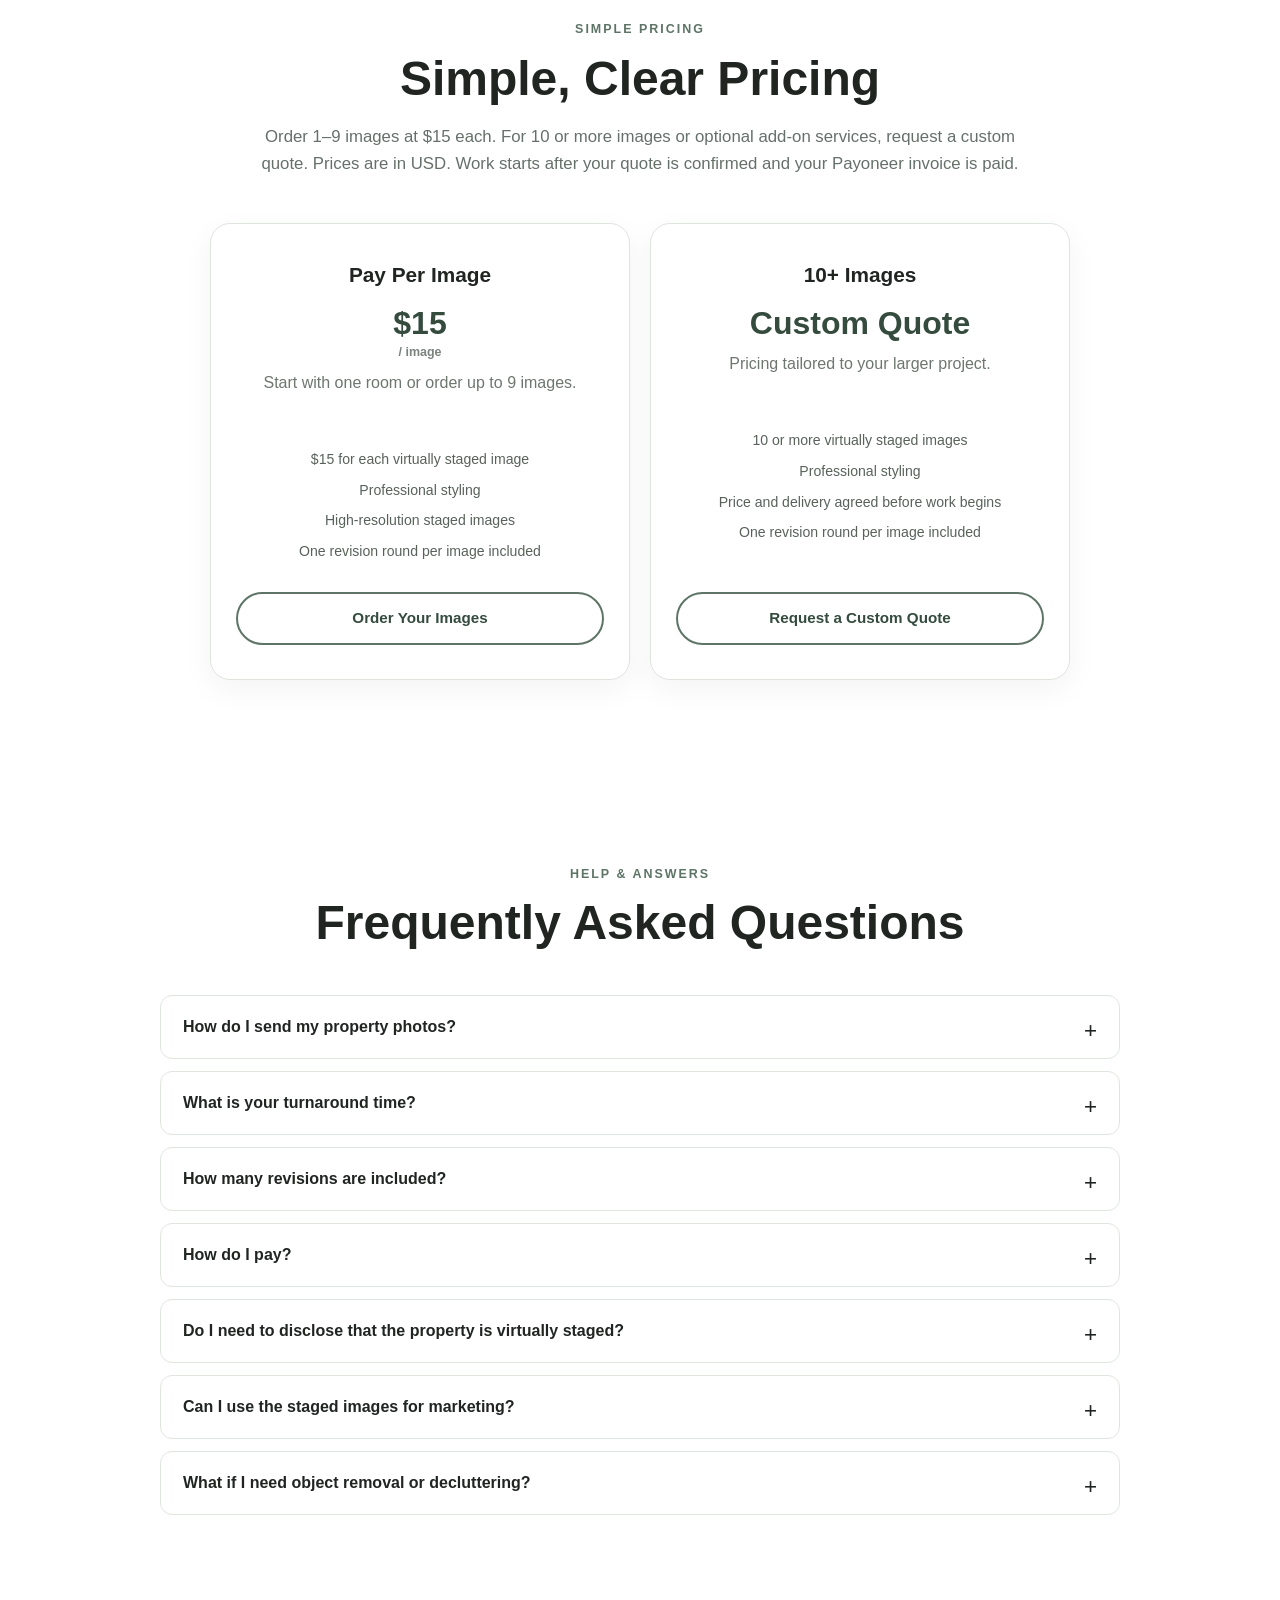
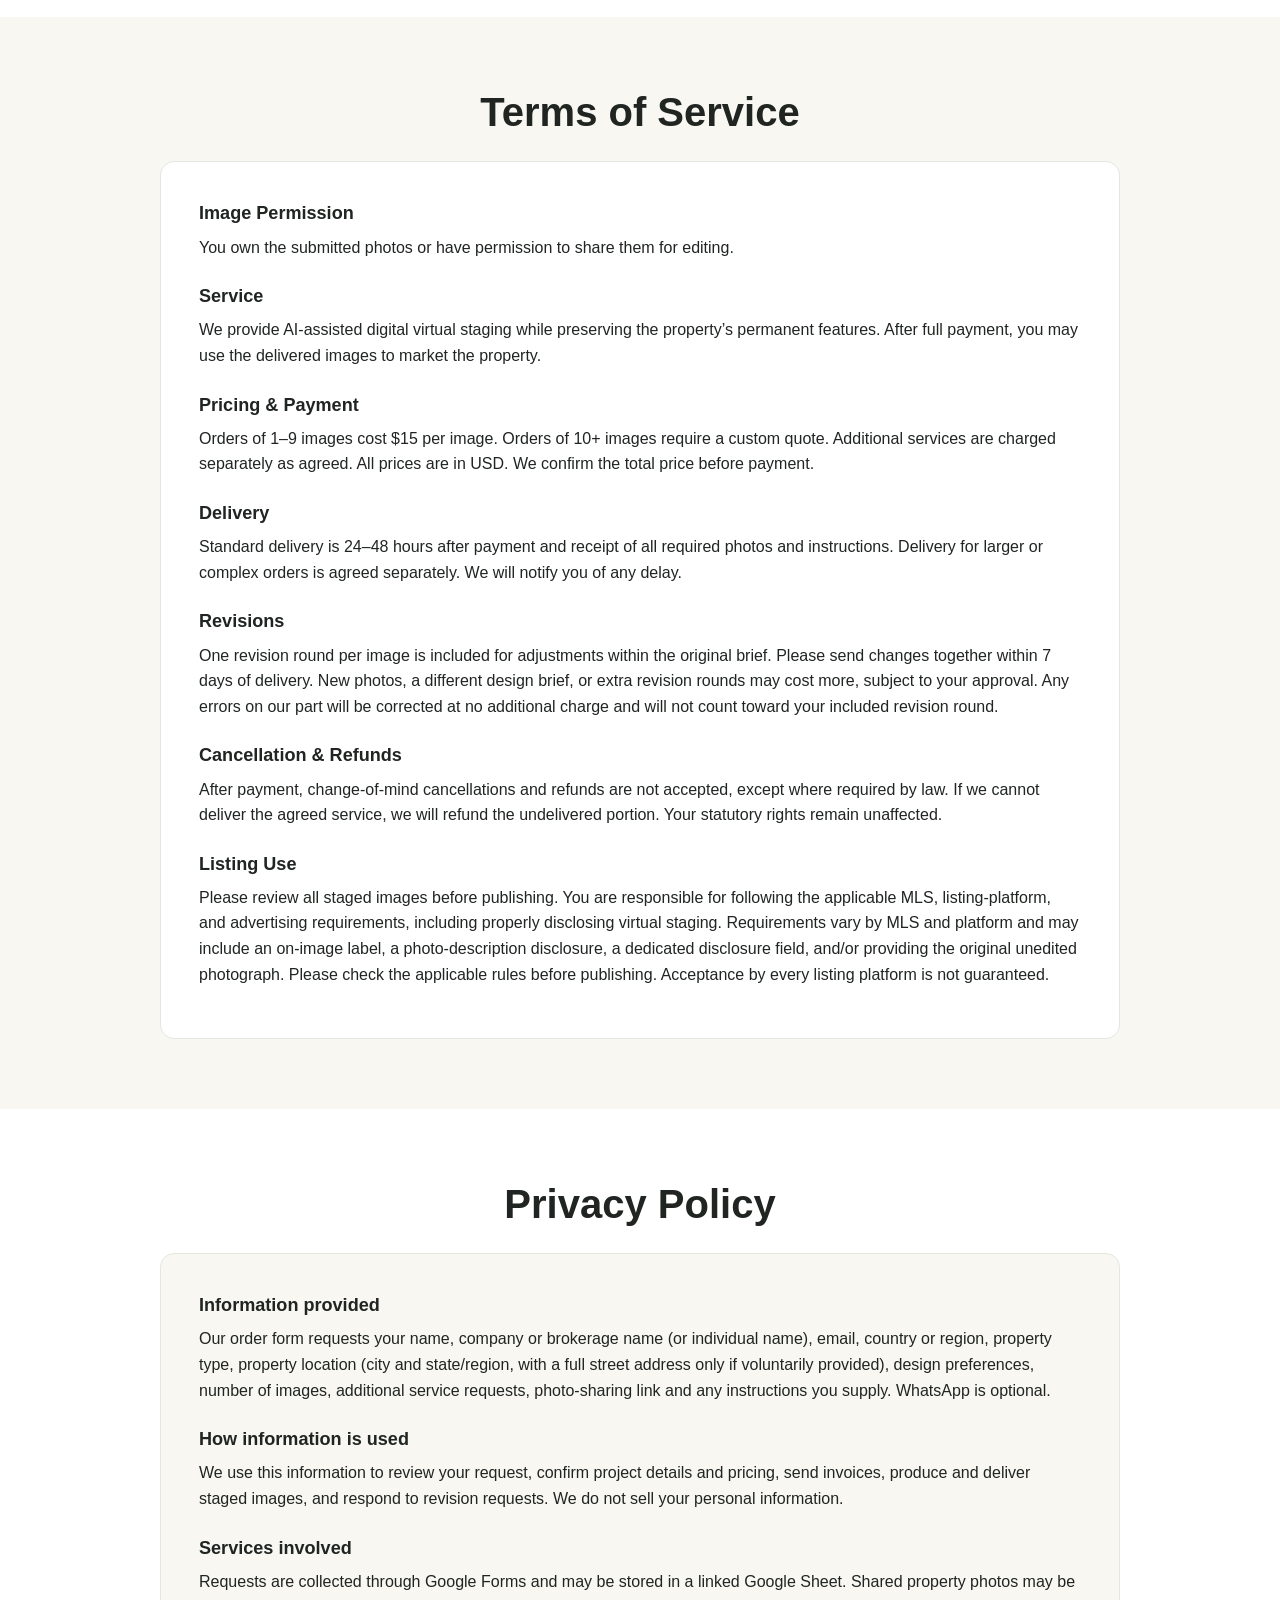
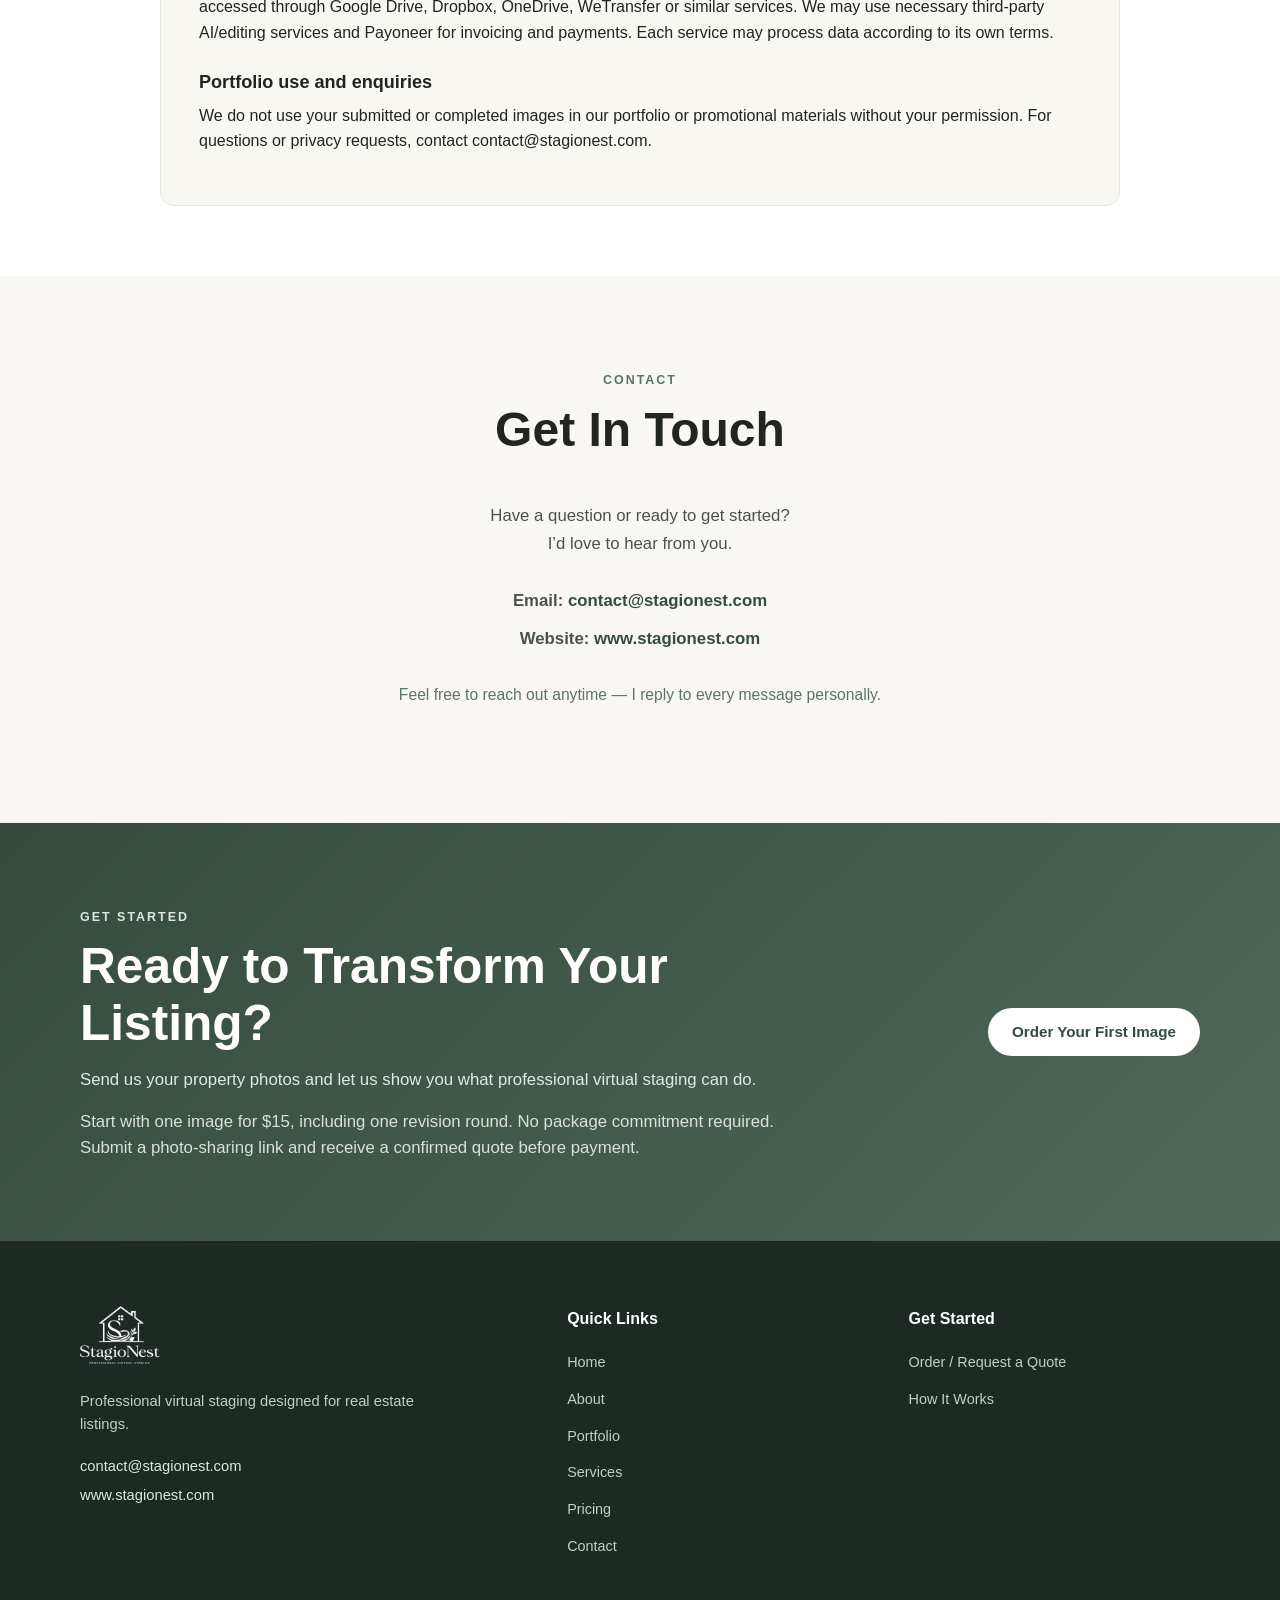
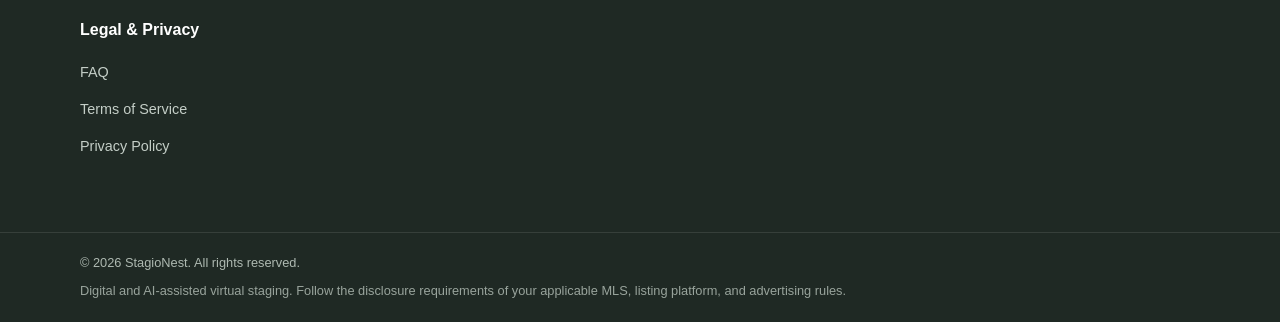
<file: index12.html>
<!DOCTYPE html>

<html lang="en">
<head>
<meta charset="utf-8"/>
<meta content="width=device-width, initial-scale=1.0" name="viewport"/>
<title>StagioNest | Professional Virtual Staging</title>
<meta content="Professional virtual staging for real estate agents. Transform empty spaces into realistic, beautifully staged homes for MLS listings." name="description"/>
<meta content="virtual staging, real estate virtual staging, AI virtual staging, MLS virtual staging, real estate agents" name="keywords"/>
<link href="CSS/style.css?v=final-20260913" rel="stylesheet"/>
<style>
    /* Two pricing options; retain the existing card styles. */
    #pricing .pricing-grid {
      display: grid;
      grid-template-columns: repeat(2, minmax(0, 1fr));
      max-width: 860px;
      margin-left: auto;
      margin-right: auto;
    }
    #pricing .pricing-card { grid-column: auto; min-width: 0; }
    @media (max-width: 640px) {
      #pricing .pricing-grid { grid-template-columns: minmax(0, 1fr); }
    }
  </style>
<style>
/* Consistent footer links and legal notice */
.site-footer .footer-links a{display:block;margin-bottom:0.55rem}
.footer-bottom p+p{margin-top:0.5rem;font-size:0.8rem;opacity:.85}
</style><style>
/* Same site typography and spacing for FAQ and legal sections */
html { scroll-behavior:smooth; }
#faq, #terms, #privacy, #get-started { scroll-margin-top:100px; }
.main-nav a { white-space:nowrap; }
.legal-section { padding:70px 0; background:var(--cream, #f8f7f2); color:inherit; font-family:inherit; }
.legal-section.legal-alt { background:var(--white, #fff); }
.legal-section .legal-container { width:min(100% - 40px, 960px); margin-inline:auto; }
.legal-section h2 { font-family:inherit; font-size:clamp(1.8rem, 3.5vw, 2.5rem); line-height:1.25; margin:0 0 24px; text-align:center; }
.legal-section .legal-content { background:#fff; border:1px solid #e3e7e0; border-radius:14px; padding:clamp(20px, 4vw, 38px); font-family:inherit; font-size:inherit; line-height:inherit; }
.legal-section.legal-alt .legal-content { background:#f8f7f2; }
.legal-section .legal-content h3 { font-family:inherit; font-size:1.13rem; line-height:1.45; margin:23px 0 8px; color:inherit; font-weight:700; }
.legal-section .legal-content h3:first-child {margin-top:0;}
.legal-section .legal-content p {font-family:inherit; font-size:inherit; line-height:inherit; margin:0 0 13px;}
.faq-section { background:#fff; }
.faq-section .narrow {max-width:960px;}
.faq-item {border:1px solid #dfe6df; border-radius:12px; background:#fff; margin:0 0 12px; padding:0 22px; font-family:inherit;}
.faq-item summary {list-style:none; cursor:pointer; position:relative; padding:19px 30px 19px 0; font:inherit; font-weight:700; line-height:1.5;}
.faq-item summary::-webkit-details-marker {display:none;}
.faq-item summary:after {content:'+';position:absolute;right:0;top:18px;font-size:1.4rem;font-weight:400;}
.faq-item[open] summary:after {content:'−';}
.faq-item p {font:inherit; line-height:1.75; margin:0 0 20px;}
@media(max-width:700px){.legal-section{padding:48px 0;}.legal-section .legal-container{width:min(100% - 28px, 960px);} .faq-item{padding:0 16px;} .main-nav a{white-space:normal;}}
</style><style>
/* November 2026: readable, single-row desktop header navigation */
@media (min-width:1201px) {
 .site-header .header-inner {display:flex; align-items:center; flex-wrap:nowrap;}
 .site-header .brand {flex-shrink:0;}
 .site-header .main-nav {display:flex; align-items:center; flex-wrap:nowrap; gap:clamp(8px, .9vw, 16px); min-width:0;}
 .site-header .main-nav a {font-size:15px; line-height:1.35; white-space:nowrap;}
 .site-header .menu-toggle {display:none;}
}
/* On phones and tablets, use one header row with an expandable menu;
   never force 11 navigation links into multiple header rows. */
@media (max-width:1200px) {
 .site-header .header-inner {position:relative; display:flex; align-items:center; justify-content:space-between; flex-wrap:nowrap;}
 .site-header .brand {flex-shrink:1; min-width:0;}
 .site-header .menu-toggle {display:block; flex-shrink:0; cursor:pointer;}
 .site-header .main-nav {display:none; position:absolute; top:100%; right:0; left:0; z-index:1100; background:#fff; padding:12px 18px 18px; box-shadow:0 12px 24px rgba(0,0,0,.12); flex-direction:column; align-items:stretch; gap:0; max-height:calc(100vh - 85px); overflow-y:auto;}
 .site-header .main-nav a {display:block; font-size:16px; line-height:1.45; white-space:nowrap; padding:9px 4px;}
 .site-header .menu-toggle[aria-expanded="true"] + .main-nav {display:flex;}
 .site-header .main-nav.active, .site-header .main-nav.open, .site-header .main-nav.show {display:flex;}
}
/* Legal text uses exactly the site's inherited body font and rhythm. */
.legal-section .legal-content {font-family:inherit; font-size:inherit; line-height:inherit;}
.legal-section .legal-content p {font-family:inherit; font-size:inherit; line-height:inherit;}
</style></head>
<body>
<!-- ================= HEADER ================= -->
<header class="site-header">
<div class="container header-inner">
<a class="brand" href="#home">
<img alt="StagioNest Professional Virtual Staging" src="Images/stagionest-header-green-logo.png"/>
</a>
<button aria-expanded="false" aria-label="Open navigation menu" class="menu-toggle" id="menuToggle" type="button">
        ☰
      </button>
<nav class="main-nav" id="mainNav">
<a href="#home">Home</a>
<a href="#about">About</a>
<a href="#portfolio">Portfolio</a>
<a href="#services">Services</a>
<a href="#how-it-works">How It Works</a>
<a href="#pricing">Pricing</a>
<a href="#contact">Contact</a>
<a href="#get-started">Get Started</a>
<a href="#faq">FAQ</a><a href="#terms">Terms</a><a href="#privacy">Privacy Policy</a></nav>
</div>
</header>
<main>
<!-- ================= HERO ================= -->
<section class="hero" id="home">
<div class="container hero-grid">
<div class="hero-content">
<span class="eyebrow">
            PROFESSIONAL VIRTUAL STAGING
          </span>
<h1>
            Transform Empty Spaces Into
            <span>Beautifully Staged Homes</span>
</h1>
<p class="hero-text">
            High-quality digital and AI-assisted virtual staging designed
            to help real estate agents present empty properties in their
            best light.
          </p>
<div class="hero-buttons">
<a class="btn btn-primary" href="#portfolio">
              View Portfolio
            </a>
<a class="btn btn-secondary" href="https://docs.google.com/forms/d/e/1FAIpQLScmyoGUQN8QSDTByxmWbQ-L_BOSzqhSHAVmzmCR7upJEYAdXw/viewform?usp=sharing&amp;ouid=106933683634657103569" rel="noopener noreferrer" target="_blank">
              Start with One Image — $15
            </a>
</div>
<div class="hero-features">
<div class="hero-feature">
<strong>✓ Listing-Focused</strong>
<span>Professional presentation</span>
</div>
<div class="hero-feature">
<strong>✓ Realistic Design</strong>
<span>Natural-looking interiors</span>
</div>
<div class="hero-feature">
<strong>✓ Confirmed Turnaround</strong>
<span>Timeline confirmed with your quote</span>
</div>
</div>
</div>
<div class="hero-image-wrapper">
<img alt="Warm contemporary modern virtually staged living room" class="hero-image" src="Images/virtual-staging-warm-contemporary-modern-living-room-hero.webp"/>
<div class="hero-overlay"></div>
<div class="hero-image-label">
<span>FEATURED WORK</span>
<strong>Warm Contemporary Living Room</strong>
</div>
</div>
</div>
</section>
<!-- ================= PORTFOLIO INTRO ================= -->
<section class="section portfolio-intro" id="portfolio">
<div class="container narrow text-center">
<span class="section-label">
          OUR WORK
        </span>
<h2>
          Before &amp; After
        </h2>
<p>
          See how professional virtual staging can transform empty
          spaces into inviting, market-ready interiors.
        </p>
</div>
</section>
<!-- ================= PORTFOLIO SLIDER ================= -->
<section class="portfolio-section">
<div class="container">
<div class="portfolio-slider" id="portfolioSlider">
<!-- PROJECT 1 -->
<article class="portfolio-card">
<div class="portfolio-images">
<div class="portfolio-image">
<span class="image-badge">BEFORE</span>
<img alt="Empty modern open plan living room and kitchen before virtual staging" loading="lazy" src="Images/empty-modern-open-plan-living-room-kitchen-before.webp"/>
</div>
<div class="portfolio-image">
<span class="image-badge after">AFTER</span>
<img alt="Virtually staged modern open plan living room and kitchen" loading="lazy" src="Images/virtual-staging-modern-open-plan-living-room-kitchen-after.webp"/>
</div>
</div>
<div class="portfolio-info">
<h3>Modern Open Plan Living &amp; Kitchen</h3>
<p>
                A coordinated virtual staging concept designed to
                define the living and kitchen areas clearly.
              </p>
</div>
</article>
<!-- PROJECT 2 -->
<article class="portfolio-card">
<div class="portfolio-images">
<div class="portfolio-image">
<span class="image-badge">BEFORE</span>
<img alt="Empty open concept living and dining room before virtual staging" loading="lazy" src="Images/empty-open-concept-living-dining-room-modern-home-before.webp"/>
</div>
<div class="portfolio-image">
<span class="image-badge after">AFTER</span>
<img alt="Virtually staged open concept living and dining room" loading="lazy" src="Images/virtual-staging-open-concept-living-dining-room-modern-home-after.webp"/>
</div>
</div>
<div class="portfolio-info">
<h3>Open Concept Living &amp; Dining</h3>
<p>
                A balanced furniture arrangement showing buyers
                how the open space can function.
              </p>
</div>
</article>
<!-- PROJECT 3 -->
<article class="portfolio-card">
<div class="portfolio-images">
<div class="portfolio-image">
<span class="image-badge">BEFORE</span>
<img alt="Empty covered patio before virtual staging" loading="lazy" src="Images/empty-covered-patio-real-estate-before.webp"/>
</div>
<div class="portfolio-image">
<span class="image-badge after">AFTER</span>
<img alt="Virtually staged covered patio" loading="lazy" src="Images/virtual-staging-covered-patio-real-estate-after.webp"/>
</div>
</div>
<div class="portfolio-info">
<h3>Covered Outdoor Patio</h3>
<p>
                An inviting outdoor living arrangement designed
                to highlight the property's lifestyle potential.
              </p>
</div>
</article>
<!-- PROJECT 4 -->
<article class="portfolio-card">
<div class="portfolio-images">
<div class="portfolio-image">
<span class="image-badge">BEFORE</span>
<img alt="Empty open concept kitchen and living room before virtual staging" loading="lazy" src="Images/empty-open-concept-kitchen-living-room-before.webp"/>
</div>
<div class="portfolio-image">
<span class="image-badge after">AFTER</span>
<img alt="Virtually staged open concept kitchen and living room" loading="lazy" src="Images/virtual-staging-open-concept-kitchen-living-room-after.webp"/>
</div>
</div>
<div class="portfolio-info">
<h3>Open Concept Kitchen &amp; Living Room</h3>
<p>
                Functional furniture placement that gives an empty
                open-plan property more visual purpose.
              </p>
</div>
</article>
<!-- PROJECT 5 -->
<article class="portfolio-card">
<div class="portfolio-images">
<div class="portfolio-image">
<span class="image-badge">BEFORE</span>
<img alt="Empty mid century modern living room before virtual staging" loading="lazy" src="Images/empty-mid-century-modern-living-room-before.webp"/>
</div>
<div class="portfolio-image">
<span class="image-badge after">AFTER</span>
<img alt="Virtually staged mid century modern living room" loading="lazy" src="Images/virtual-staging-mid-century-modern-living-room-after.webp"/>
</div>
</div>
<div class="portfolio-info">
<h3>Mid-Century Modern Living Room</h3>
<p>
                Warm wood tones and timeless furniture create an
                inviting real-estate presentation.
              </p>
</div>
</article>
<!-- PROJECT 6 -->
<article class="portfolio-card">
<div class="portfolio-images">
<div class="portfolio-image">
<span class="image-badge">BEFORE</span>
<img alt="Empty warm contemporary modern living room before virtual staging" loading="lazy" src="Images/empty-warm-contemporary-modern-living-room-before.webp"/>
</div>
<div class="portfolio-image">
<span class="image-badge after">AFTER</span>
<img alt="Virtually staged warm contemporary modern living room" loading="lazy" src="Images/virtual-staging-warm-contemporary-modern-living-room-after.webp"/>
</div>
</div>
<div class="portfolio-info">
<h3>Warm Contemporary Living Room</h3>
<p>
                Soft neutral furnishings and contemporary styling
                create a polished listing presentation.
              </p>
</div>
</article>
<!-- PROJECT 7 -->
<article class="portfolio-card">
<div class="portfolio-images">
<div class="portfolio-image">
<span class="image-badge">BEFORE</span>
<img alt="Empty modern organic bedroom before virtual staging" loading="lazy" src="Images/empty-modern-organic-bedroom-before.webp"/>
</div>
<div class="portfolio-image">
<span class="image-badge after">AFTER</span>
<img alt="Virtually staged modern organic bedroom" loading="lazy" src="Images/virtual-staging-modern-organic-bedroom-after.webp"/>
</div>
</div>
<div class="portfolio-info">
<h3>Modern Organic Bedroom</h3>
<p>
                Natural textures, warm neutrals and simple furnishings
                create a comfortable bedroom concept.
              </p>
</div>
</article>
<!-- PROJECT 8 -->
<article class="portfolio-card">
<div class="portfolio-images">
<div class="portfolio-image">
<span class="image-badge">BEFORE</span>
<img alt="Empty warm contemporary primary bedroom before virtual staging" loading="lazy" src="Images/empty-warm-contemporary-primary-bedroom-before.webp"/>
</div>
<div class="portfolio-image">
<span class="image-badge after">AFTER</span>
<img alt="Virtually staged warm contemporary primary bedroom" loading="lazy" src="Images/virtual-staging-warm-contemporary-primary-bedroom-after.webp"/>
</div>
</div>
<div class="portfolio-info">
<h3>Warm Contemporary Primary Bedroom</h3>
<p>
                A calm, sophisticated bedroom design suitable for
                residential real-estate listings.
              </p>
</div>
</article>
<!-- PROJECT 9 -->
<article class="portfolio-card">
<div class="portfolio-images">
<div class="portfolio-image">
<span class="image-badge">BEFORE</span>
<img alt="Empty modern bedroom with balcony before virtual staging" loading="lazy" src="Images/empty-modern-bedroom-with-balcony-before.webp"/>
</div>
<div class="portfolio-image">
<span class="image-badge after">AFTER</span>
<img alt="Virtually staged modern bedroom with balcony" loading="lazy" src="Images/virtual-staging-modern-bedroom-with-balcony-after.webp"/>
</div>
</div>
<div class="portfolio-info">
<h3>Modern Bedroom With Balcony</h3>
<p>
                A clean bedroom arrangement that helps buyers
                visualize the available living space.
              </p>
</div>
</article>
<!-- PROJECT 10 -->
<article class="portfolio-card">
<div class="portfolio-images">
<div class="portfolio-image">
<span class="image-badge">BEFORE</span>
<img alt="Empty modern organic living room before virtual staging" loading="lazy" src="Images/empty-modern-organic-living-room-before.webp"/>
</div>
<div class="portfolio-image">
<span class="image-badge after">AFTER</span>
<img alt="Virtually staged modern organic living room" loading="lazy" src="Images/virtual-staging-modern-organic-living-room-after.webp"/>
</div>
</div>
<div class="portfolio-info">
<h3>Modern Organic Living Room</h3>
<p>
                Warm natural styling designed to give an empty room
                a welcoming and contemporary feel.
              </p>
</div>
</article>
<!-- PROJECT 11 -->
<article class="portfolio-card">
<div class="portfolio-images">
<div class="portfolio-image">
<span class="image-badge">BEFORE</span>
<img alt="Empty modern flex room before virtual staging" loading="lazy" src="Images/empty-modern-flex-room-real-estate-before.webp"/>
</div>
<div class="portfolio-image">
<span class="image-badge after">AFTER</span>
<img alt="Virtually staged modern flex room" loading="lazy" src="Images/virtual-staging-modern-flex-room-real-estate-after.webp"/>
</div>
</div>
<div class="portfolio-info">
<h3>Modern Flex Room</h3>
<p>
                A flexible room concept showing how an unused space
                can serve a practical purpose.
              </p>
</div>
</article>
<!-- PROJECT 12 -->
<article class="portfolio-card">
<div class="portfolio-images">
<div class="portfolio-image">
<span class="image-badge">BEFORE</span>
<img alt="Empty modern home office before virtual staging" loading="lazy" src="Images/empty-modern-home-office-us-real-estate-before.webp"/>
</div>
<div class="portfolio-image">
<span class="image-badge after">AFTER</span>
<img alt="Virtually staged modern home office" loading="lazy" src="Images/virtual-staging-modern-home-office-us-real-estate-after.webp"/>
</div>
</div>
<div class="portfolio-info">
<h3>Modern Home Office</h3>
<p>
                A practical home-office setup designed for modern
                residential property listings.
              </p>
</div>
</article>
</div>
<div class="slider-controls">
<button aria-label="Previous project" class="slider-btn" id="prevProject" type="button">
            ←
          </button>
<span id="sliderCounter">1 / 12</span>
<button aria-label="Next project" class="slider-btn" id="nextProject" type="button">
            →
          </button>
</div>
</div>
</section>
<!-- ================= DESIGN STYLES ================= -->
<section class="section styles-section">
<div class="container">
<div class="section-heading text-center">
<span class="section-label">
            DESIGN OPTIONS
          </span>
<h2>
            One Room. Different Possibilities.
          </h2>
<p>
            See how the same empty living room can be presented
            in different design styles.
          </p>
</div>
<div class="style-showcase">
<div class="style-slide active">
<img alt="Empty mid century modern living room before styling" loading="lazy" src="Images/empty-mid-century-modern-living-room-before.webp"/>
<div class="style-caption">
<span>STARTING POINT</span>
<h3>Empty Living Room</h3>
<p>The original empty room before virtual staging.</p>
</div>
</div>
<div class="style-slide">
<img alt="Organic modern living room style" loading="lazy" src="Images/organic-modern-living-room.webp"/>
<div class="style-caption">
<span>ORGANIC MODERN</span>
<h3>Organic Modern</h3>
<p>Warm neutrals, natural textures and contemporary furniture.</p>
</div>
</div>
<div class="style-slide">
<img alt="Scandinavian living room style" loading="lazy" src="Images/scandinavian-living-room.webp"/>
<div class="style-caption">
<span>SCANDINAVIAN</span>
<h3>Scandinavian</h3>
<p>Light tones, simple forms and comfortable modern styling.</p>
</div>
</div>
<div class="style-slide">
<img alt="Minimalist city living room style" loading="lazy" src="Images/minimalist-city-living-room.webp"/>
<div class="style-caption">
<span>MINIMALIST CITY</span>
<h3>Minimalist City</h3>
<p>Clean lines, sophisticated furniture and uncluttered design.</p>
</div>
</div>
</div>
<div class="style-controls">
<button aria-label="Previous design style" class="slider-btn" id="prevStyle" type="button">
            ←
          </button>
<span id="styleCounter">1 / 4</span>
<button aria-label="Next design style" class="slider-btn" id="nextStyle" type="button">
            →
          </button>
</div>
</div>
</section>
<!-- ================= SERVICES ================= -->
<section class="section services-section" id="services">
<div class="container">
<div class="section-heading text-center">
<span class="section-label">SERVICES</span>
<h2>Virtual Staging Services</h2>
<p>
            Professional digital staging for empty residential properties.
          </p>
</div>
<div class="service-grid">
<div class="service-card">
<h3>Virtual Furniture</h3>
<p>
              Add realistic furniture, rugs, artwork, lighting and
              décor to empty rooms.
            </p>
</div>
<div class="service-card">
<h3>Room Transformation</h3>
<p>
              Show buyers the potential of bedrooms, living rooms,
              kitchens, offices and other spaces.
            </p>
</div>
<div class="service-card">
<h3>Outdoor Staging</h3>
<p>
              Transform patios and outdoor areas into attractive
              lifestyle spaces.
            </p>
</div>
</div>
</div>
</section>
<!-- ================= ABOUT ================= -->
<section class="section about-section" id="about">
<div class="container narrow">
<div class="section-heading text-center">
<span class="section-label">ABOUT</span>
<h2>About StagioNest</h2>
</div>
<div class="about-content">
<p>StagioNest is a professional AI-assisted virtual staging service created to help real estate agents present empty properties in their best light.</p>
<p>
            I started StagioNest because empty rooms often fail to show a property’s full potential online. My focus is on realistic, listing-focused staging that helps buyers clearly visualize the space.
          </p>
<p>
            As a one-person studio, I personally handle every project — from reviewing your photos to delivering the final images. This means consistent quality, clear communication, and careful attention to every detail.
          </p>
<p>
            Whether you need a single room or a full listing, the goal is simple: natural-looking results that support your marketing and help your listings stand out.
          </p>
<p><strong>Our editing process: </strong>We use digital and AI-assisted tools, with personal review of each project. Virtual furniture and décor are illustrations, not physical features of the property. Clients should follow their local MLS and listing-disclosure rules.</p></div>
</div>
</section>
<!-- ================= HOW IT WORKS ================= -->
<section class="section process-section" id="how-it-works">
<div class="container">
<div class="section-heading text-center">
<span class="section-label">SIMPLE PROCESS</span>
<h2>How It Works</h2>
</div>
<div class="process-grid">
<div class="process-step"><h3>Submit Your Request</h3><p>Use our single order form to share accessible property photo links, styling preferences, and any additional services.</p></div><div class="process-step"><h3>Review &amp; Quote</h3><p>We review your request and confirm the final price, delivery estimate, and project details by email.</p></div><div class="process-step"><h3>Pay &amp; We Stage</h3><p>After payment through a Payoneer invoice is confirmed, we create your digital and AI-assisted virtual staging.</p></div><div class="process-step"><h3>Receive Your Images</h3><p>Receive your staged images with one revision round per image included.</p></div></div>
</div>
</section>
<!-- ================= PRICING ================= -->
<section class="section pricing-section" id="pricing">
<div class="container">
<div class="section-heading text-center">
<span class="section-label">SIMPLE PRICING</span>
<h2>Simple, Clear Pricing</h2>
<p>Order 1–9 images at $15 each. For 10 or more images or optional add-on services, request a custom quote. Prices are in USD. Work starts after your quote is confirmed and your Payoneer invoice is paid.</p>
</div>
<div class="pricing-grid">
<div class="pricing-card">
<h3>Pay Per Image</h3>
<div class="price">$15 <span>/ image</span></div>
<p>Start with one room or order up to 9 images.</p>
<ul>
<li>$15 for each virtually staged image</li>
<li>Professional styling</li>
<li>High-resolution staged images</li>
<li>One revision round per image included</li>
</ul>
<a class="btn btn-outline-green" href="https://docs.google.com/forms/d/e/1FAIpQLScmyoGUQN8QSDTByxmWbQ-L_BOSzqhSHAVmzmCR7upJEYAdXw/viewform?usp=sharing&amp;ouid=106933683634657103569" rel="noopener noreferrer" target="_blank">Order Your Images</a>
</div>
<div class="pricing-card custom-pricing-card">
<h3>10+ Images</h3>
<div class="price custom-price">Custom Quote</div>
<p>Pricing tailored to your larger project.</p>
<ul>
<li>10 or more virtually staged images</li>
<li>Professional styling</li>
<li>Price and delivery agreed before work begins</li>
<li>One revision round per image included</li>
</ul>
<a class="btn btn-outline-green" href="https://docs.google.com/forms/d/e/1FAIpQLScmyoGUQN8QSDTByxmWbQ-L_BOSzqhSHAVmzmCR7upJEYAdXw/viewform?usp=sharing&amp;ouid=106933683634657103569" rel="noopener noreferrer" target="_blank">Request a Custom Quote</a>
</div>
</div>
</div>
</section>
<!-- ================= CONTACT ================= -->

<!-- ================= CTA ================= -->
<section class="section faq-section" id="faq"><div class="container narrow"><div class="section-heading text-center"><span class="section-label">HELP &amp; ANSWERS</span><h2>Frequently Asked Questions</h2></div><details class="faq-item"><summary>How do I send my property photos?</summary><p>You can share a link to your photos using Google Drive, Dropbox, OneDrive, or WeTransfer. Please ensure the link is accessible before submitting the form.</p></details><details class="faq-item"><summary>What is your turnaround time?</summary><p>Standard delivery is 24–48 hours after payment is confirmed and all required photos and instructions are received. Delivery for larger or complex orders will be agreed upon separately.</p></details><details class="faq-item"><summary>How many revisions are included?</summary><p>One revision round per image is included for adjustments within the original brief. Please send all changes together within 7 days of delivery. New photos, a different design brief, or extra revision rounds may cost more.</p></details><details class="faq-item"><summary>How do I pay?</summary><p>After reviewing your request, we will confirm the order details, total price, and delivery time by email, then send a Payoneer invoice. Work begins once payment is confirmed and all required photos and instructions are received.</p></details><details class="faq-item"><summary>Do I need to disclose that the property is virtually staged?</summary><p>Please review all staged images before publishing. You are responsible for following the applicable MLS, listing-platform, and advertising requirements, including properly disclosing virtual staging. Requirements vary by MLS and platform and may include an on-image label, a photo-description disclosure, a dedicated disclosure field, and/or providing the original unedited photograph. Please check the applicable rules before publishing. Acceptance by every listing platform is not guaranteed.</p></details><details class="faq-item"><summary>Can I use the staged images for marketing?</summary><p>Yes, after full payment, you may use the delivered images to market the property. We will not use your images in our portfolio or promotional materials without your permission.</p></details><details class="faq-item"><summary>What if I need object removal or decluttering?</summary><p>We offer Object/Furniture Removal (+$10/image), Virtual Decluttering (+$10/image), and Complex Object Removal (+$15/image). You can select these add-ons directly on the order form. We will confirm the final total before payment.</p></details></div></section>
<section aria-label="Terms &amp; Conditions" class="legal-section" id="terms"><div class="legal-container"><h2>Terms of Service</h2><div class="legal-content"><h3>Image Permission</h3><p>You own the submitted photos or have permission to share them for editing.</p><h3>Service</h3><p>We provide AI-assisted digital virtual staging while preserving the property’s permanent features. After full payment, you may use the delivered images to market the property.</p><h3>Pricing &amp; Payment</h3><p>Orders of 1–9 images cost $15 per image. Orders of 10+ images require a custom quote. Additional services are charged separately as agreed. All prices are in USD. We confirm the total price before payment.</p><h3>Delivery</h3><p>Standard delivery is 24–48 hours after payment and receipt of all required photos and instructions. Delivery for larger or complex orders is agreed separately. We will notify you of any delay.</p><h3>Revisions</h3><p>One revision round per image is included for adjustments within the original brief. Please send changes together within 7 days of delivery. New photos, a different design brief, or extra revision rounds may cost more, subject to your approval. Any errors on our part will be corrected at no additional charge and will not count toward your included revision round.</p><h3>Cancellation &amp; Refunds</h3><p>After payment, change-of-mind cancellations and refunds are not accepted, except where required by law. If we cannot deliver the agreed service, we will refund the undelivered portion. Your statutory rights remain unaffected.</p><h3>Listing Use</h3><p>Please review all staged images before publishing. You are responsible for following the applicable MLS, listing-platform, and advertising requirements, including properly disclosing virtual staging. Requirements vary by MLS and platform and may include an on-image label, a photo-description disclosure, a dedicated disclosure field, and/or providing the original unedited photograph. Please check the applicable rules before publishing. Acceptance by every listing platform is not guaranteed.</p></div></div></section><section aria-label="Privacy Policy" class="legal-section legal-alt" id="privacy"><div class="legal-container"><h2>Privacy Policy</h2><div class="legal-content"><h3>Information provided</h3><p>Our order form requests your name, company or brokerage name (or individual name), email, country or region, property type, property location (city and state/region, with a full street address only if voluntarily provided), design preferences, number of images, additional service requests, photo-sharing link and any instructions you supply. WhatsApp is optional.</p><h3>How information is used</h3><p>We use this information to review your request, confirm project details and pricing, send invoices, produce and deliver staged images, and respond to revision requests. We do not sell your personal information.</p><h3>Services involved</h3><p>Requests are collected through Google Forms and may be stored in a linked Google Sheet. Shared property photos may be accessed through Google Drive, Dropbox, OneDrive, WeTransfer or similar services. We may use necessary third-party AI/editing services and Payoneer for invoicing and payments. Each service may process data according to its own terms.</p><h3>Portfolio use and enquiries</h3><p>We do not use your submitted or completed images in our portfolio or promotional materials without your permission. For questions or privacy requests, contact <a href="mailto:contact@stagionest.com">contact@stagionest.com</a>.</p></div></div></section><section class="section contact-section" id="contact">
<div class="container narrow text-center">
<div class="section-heading">
<span class="section-label">CONTACT</span>
<h2>Get In Touch</h2>
</div>
<div class="contact-content">
<p>
            Have a question or ready to get started?<br/>
            I’d love to hear from you.
          </p>
<div class="contact-details">
<p>
<strong>Email:</strong>
<a href="mailto:contact@stagionest.com">contact@stagionest.com</a>
</p>
<p>
<strong>Website:</strong>
<a href="https://www.stagionest.com" rel="noopener" target="_blank">www.stagionest.com</a>
</p>
</div>
<p class="contact-note">
            Feel free to reach out anytime — I reply to every message personally.
          </p>
</div>
</div>
</section><section class="cta-section" id="get-started">
<div class="container cta-inner">
<div class="cta-content">
<span class="section-label">GET STARTED</span>
<h2>Ready to Transform Your Listing?</h2>
<p>
            Send us your property photos and let us show you what
            professional virtual staging can do.
          </p>
<p class="sample-note">Start with one image for $15, including one revision round. No package commitment required. Submit a photo-sharing link and receive a confirmed quote before payment.</p>
</div>
<a class="btn btn-light" href="https://docs.google.com/forms/d/e/1FAIpQLScmyoGUQN8QSDTByxmWbQ-L_BOSzqhSHAVmzmCR7upJEYAdXw/viewform?usp=sharing&amp;ouid=106933683634657103569" rel="noopener noreferrer" target="_blank">
          Order Your First Image
        </a>
</div>
</section></main>
<!-- ================= FOOTER ================= -->
<footer class="site-footer">
<div class="container footer-grid">
<div class="footer-brand">
<div class="footer-logo-box">
<img alt="StagioNest Professional Virtual Staging" class="footer-logo" src="Images/stagionest-footer-white-transparent-logo.png"/>
</div>
<p>
          Professional virtual staging designed for real estate listings.
        </p>
<div class="footer-contact">
<p>
<a href="mailto:contact@stagionest.com">contact@stagionest.com</a>
</p>
<p>
<a href="https://www.stagionest.com" rel="noopener" target="_blank">www.stagionest.com</a>
</p>
</div>
</div>
<div class="footer-links">
<h3>Quick Links</h3>
<a href="#home">Home</a>
<a href="#about">About</a>
<a href="#portfolio">Portfolio</a>
<a href="#services">Services</a>
<a href="#pricing">Pricing</a>
<a href="#contact">Contact</a>
</div>
<div class="footer-links"><h3>Get Started</h3>
<a href="https://docs.google.com/forms/d/e/1FAIpQLScmyoGUQN8QSDTByxmWbQ-L_BOSzqhSHAVmzmCR7upJEYAdXw/viewform?usp=sharing&amp;ouid=106933683634657103569" rel="noopener noreferrer" target="_blank">Order / Request a Quote</a>
<a href="#how-it-works">How It Works</a>
</div>
<div class="footer-links"><h3>Legal &amp; Privacy</h3><a href="#faq">FAQ</a><a href="#terms">Terms of Service</a><a href="#privacy">Privacy Policy</a></div></div>
<div class="footer-bottom">
<div class="container">
<p>
          © <span id="year"></span> StagioNest. All rights reserved.
        </p>
<p>Digital and AI-assisted virtual staging. Follow the disclosure requirements of your applicable MLS, listing platform, and advertising rules.</p></div>
</div>
</footer>
<script defer="" src="JS/script.js?v=final-20260913"></script>
</body>
</html>
</file>
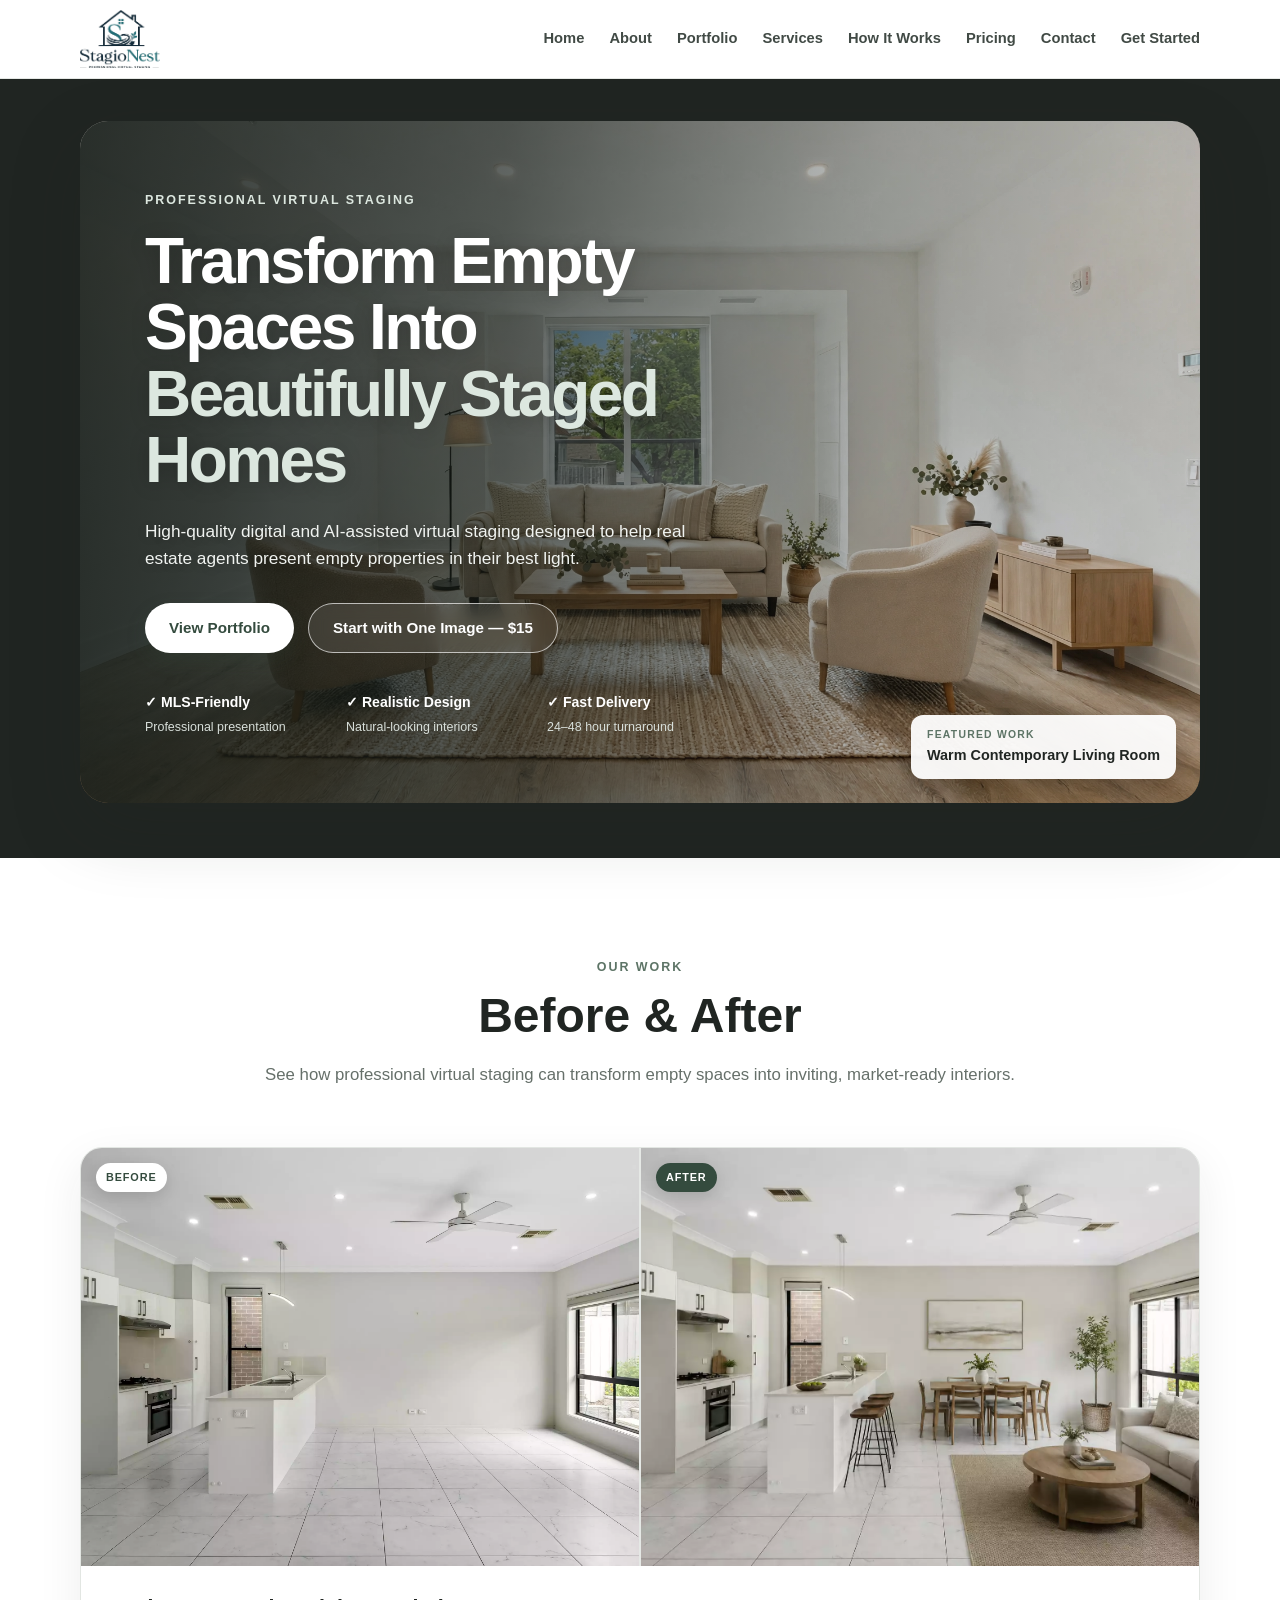
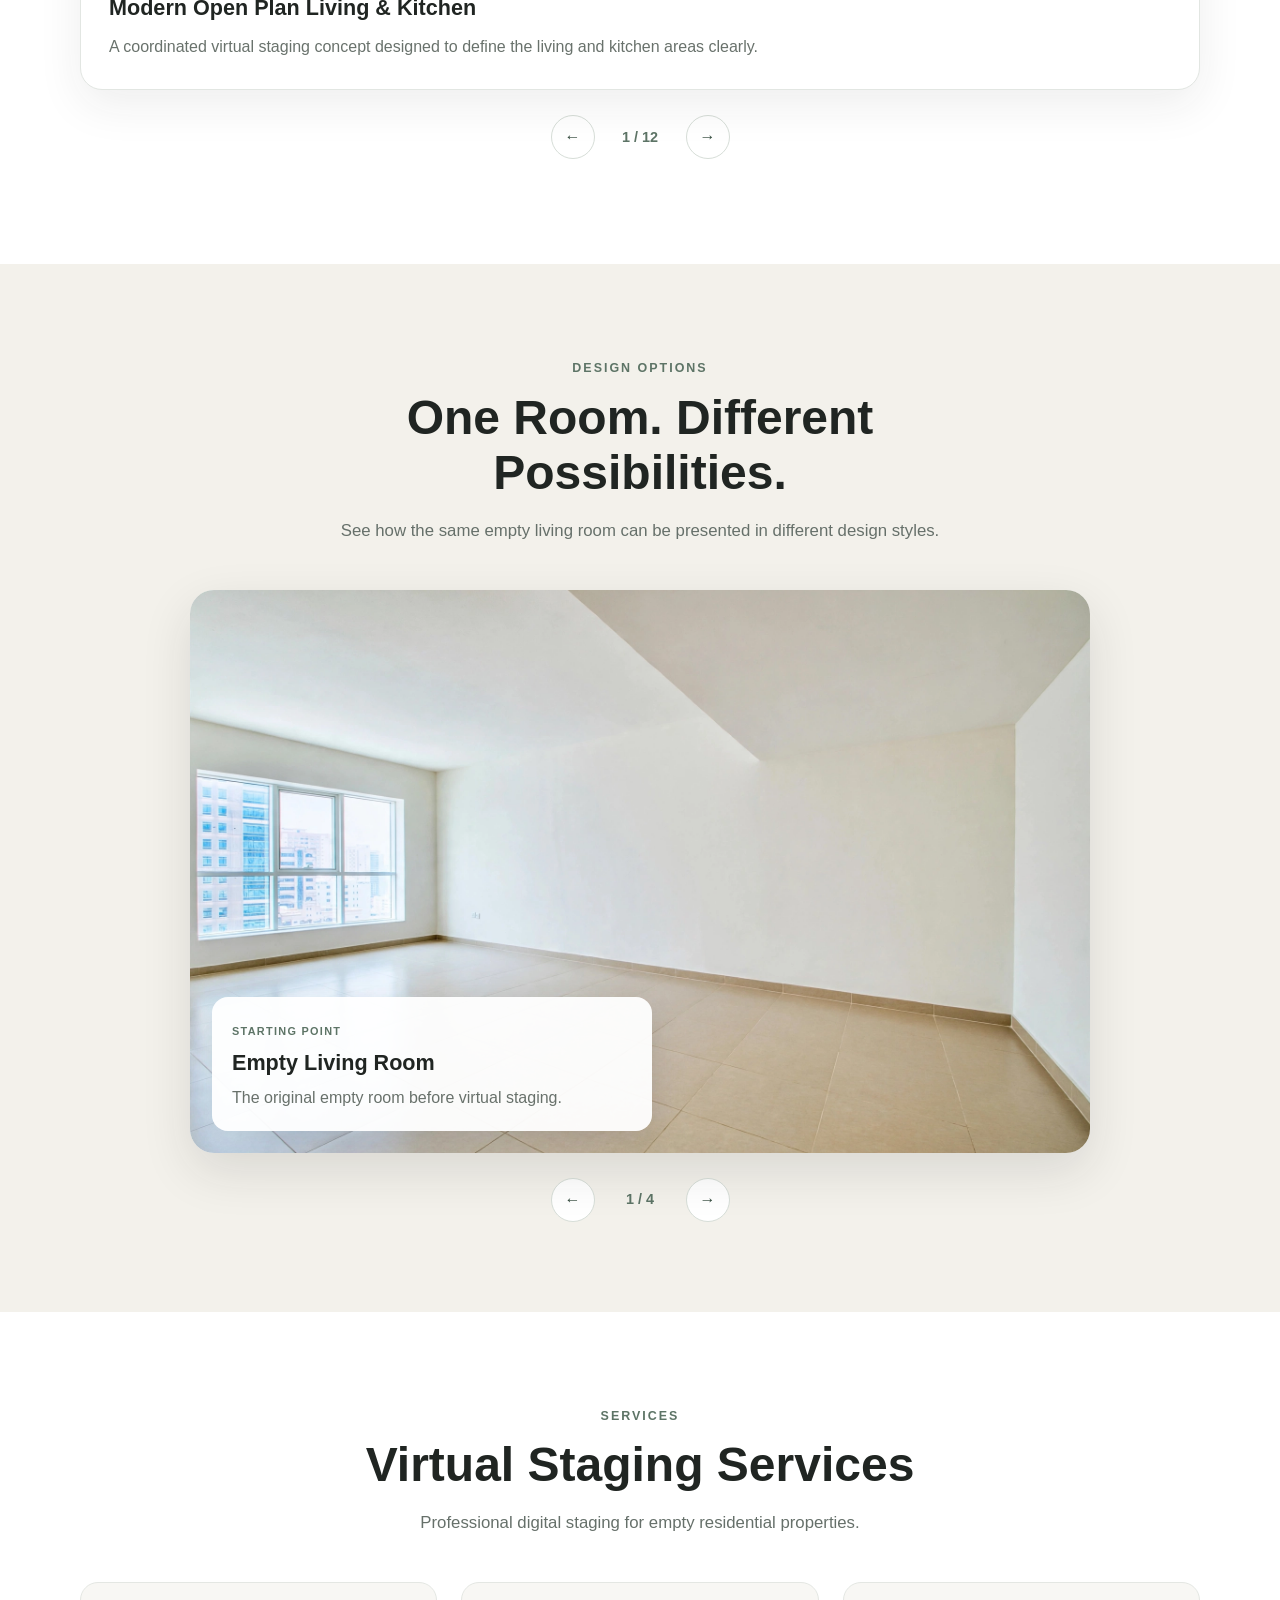
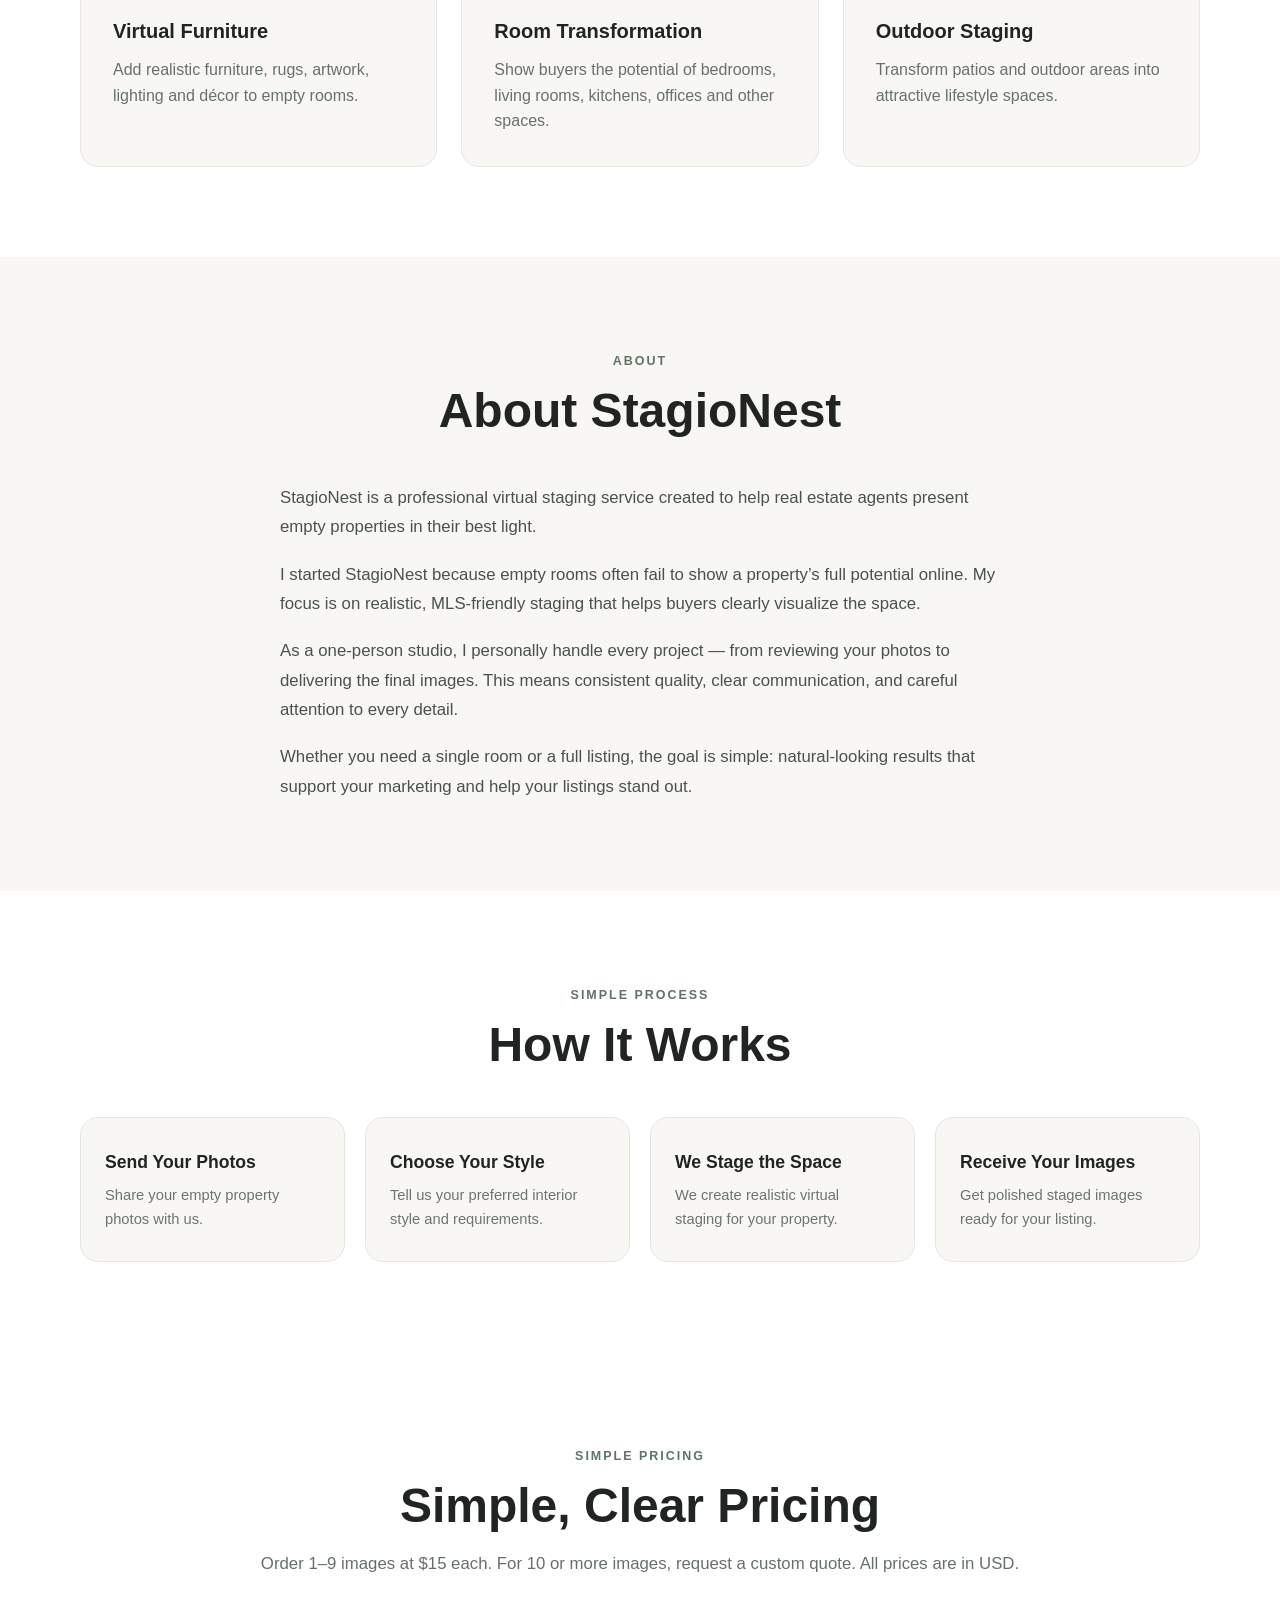
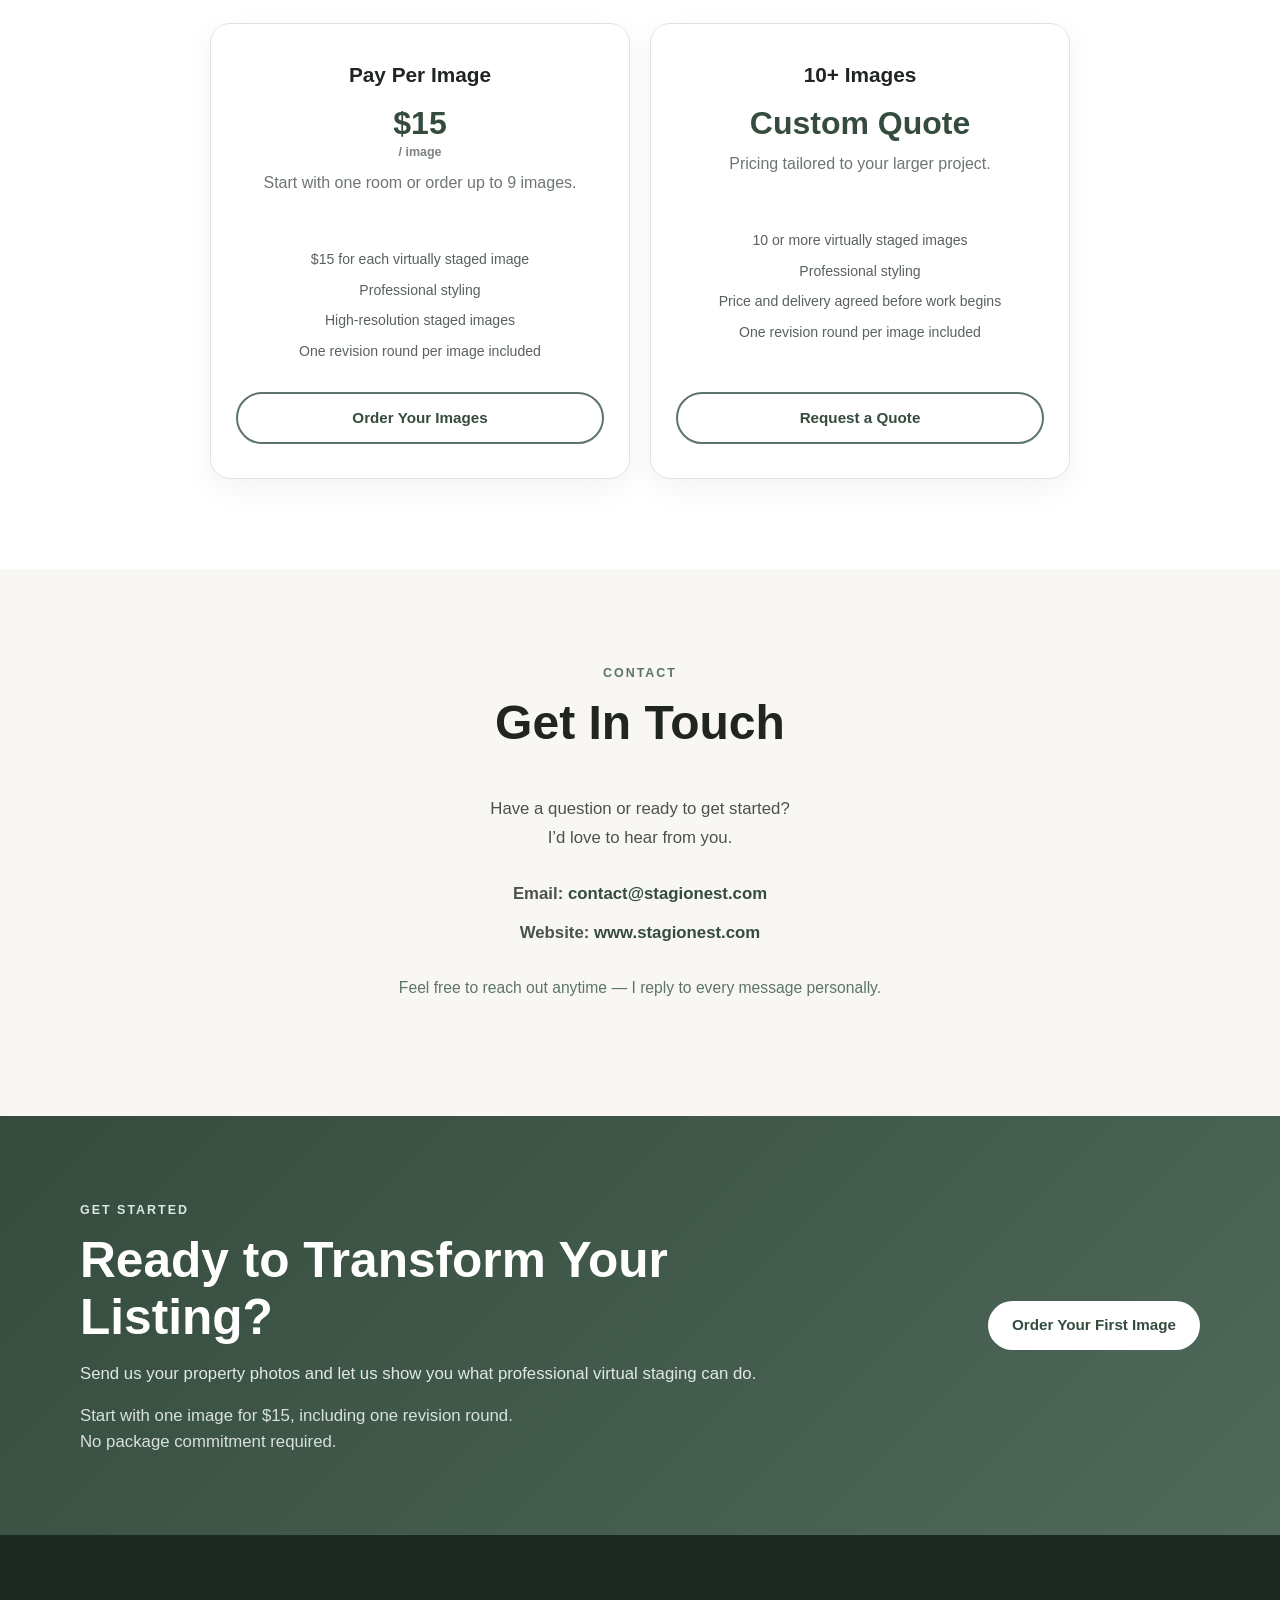
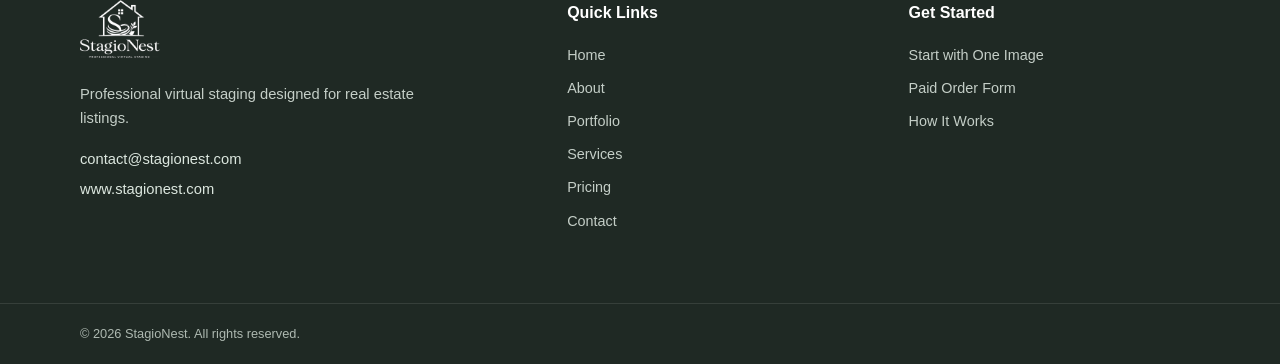
<file: index2.html>
<!DOCTYPE html>
<html lang="en">
<head>
  <meta charset="UTF-8">
  <meta name="viewport" content="width=device-width, initial-scale=1.0">

  <title>StagioNest | Professional Virtual Staging</title>

  <meta
    name="description"
    content="Professional virtual staging for real estate agents. Transform empty spaces into realistic, beautifully staged homes for MLS listings."
  >

  <meta
    name="keywords"
    content="virtual staging, real estate virtual staging, AI virtual staging, MLS virtual staging, real estate agents"
  >

  <link rel="stylesheet" href="CSS/style.css?v=final-20260913">
  <style>
    /* Two pricing options; retain the existing card styles. */
    #pricing .pricing-grid {
      display: grid;
      grid-template-columns: repeat(2, minmax(0, 1fr));
      max-width: 860px;
      margin-left: auto;
      margin-right: auto;
    }
    #pricing .pricing-card { grid-column: auto; min-width: 0; }
    @media (max-width: 640px) {
      #pricing .pricing-grid { grid-template-columns: minmax(0, 1fr); }
    }
  </style>
</head>

<body>

  <!-- ================= HEADER ================= -->

  <header class="site-header">
    <div class="container header-inner">

      <a href="#home" class="brand">
        <img
          src="Images/stagionest-header-green-logo.png"
          alt="StagioNest Professional Virtual Staging"
        >
      </a>

      <button
        class="menu-toggle"
        id="menuToggle"
        type="button"
        aria-label="Open navigation menu"
        aria-expanded="false"
      >
        ☰
      </button>

      <nav class="main-nav" id="mainNav">
        <a href="#home">Home</a>
        <a href="#about">About</a>
        <a href="#portfolio">Portfolio</a>
        <a href="#services">Services</a>
        <a href="#how-it-works">How It Works</a>
        <a href="#pricing">Pricing</a>
        <a href="#contact">Contact</a>
        <a href="#get-started">Get Started</a>
      </nav>

    </div>
  </header>


  <main>

    <!-- ================= HERO ================= -->

    <section class="hero" id="home">

      <div class="container hero-grid">

        <div class="hero-content">

          <span class="eyebrow">
            PROFESSIONAL VIRTUAL STAGING
          </span>

          <h1>
            Transform Empty Spaces Into
            <span>Beautifully Staged Homes</span>
          </h1>

          <p class="hero-text">
            High-quality digital and AI-assisted virtual staging designed
            to help real estate agents present empty properties in their
            best light.
          </p>

          <div class="hero-buttons">

            <a href="#portfolio" class="btn btn-primary">
              View Portfolio
            </a>

            <a href="https://forms.gle/goYeQssP6NCxRCtu6" class="btn btn-secondary" target="_blank" rel="noopener">
              Start with One Image — $15
            </a>

          </div>

          <div class="hero-features">

            <div class="hero-feature">
              <strong>✓ MLS-Friendly</strong>
              <span>Professional presentation</span>
            </div>

            <div class="hero-feature">
              <strong>✓ Realistic Design</strong>
              <span>Natural-looking interiors</span>
            </div>

            <div class="hero-feature">
              <strong>✓ Fast Delivery</strong>
              <span>24–48 hour turnaround</span>
            </div>

          </div>

        </div>


        <div class="hero-image-wrapper">

          <img
            src="Images/virtual-staging-warm-contemporary-modern-living-room-hero.webp"
            alt="Warm contemporary modern virtually staged living room"
            class="hero-image"
          >

          <div class="hero-overlay"></div>

          <div class="hero-image-label">
            <span>FEATURED WORK</span>
            <strong>Warm Contemporary Living Room</strong>
          </div>

        </div>

      </div>

    </section>


    <!-- ================= PORTFOLIO INTRO ================= -->

    <section class="section portfolio-intro" id="portfolio">

      <div class="container narrow text-center">

        <span class="section-label">
          OUR WORK
        </span>

        <h2>
          Before &amp; After
        </h2>

        <p>
          See how professional virtual staging can transform empty
          spaces into inviting, market-ready interiors.
        </p>

      </div>

    </section>


    <!-- ================= PORTFOLIO SLIDER ================= -->

    <section class="portfolio-section">

      <div class="container">

        <div class="portfolio-slider" id="portfolioSlider">

          <!-- PROJECT 1 -->
          <article class="portfolio-card">
            <div class="portfolio-images">

              <div class="portfolio-image">
                <span class="image-badge">BEFORE</span>
                <img
                  src="Images/empty-modern-open-plan-living-room-kitchen-before.webp"
                  alt="Empty modern open plan living room and kitchen before virtual staging"
                  loading="lazy"
                >
              </div>

              <div class="portfolio-image">
                <span class="image-badge after">AFTER</span>
                <img
                  src="Images/virtual-staging-modern-open-plan-living-room-kitchen-after.webp"
                  alt="Virtually staged modern open plan living room and kitchen"
                  loading="lazy"
                >
              </div>

            </div>

            <div class="portfolio-info">
              <h3>Modern Open Plan Living &amp; Kitchen</h3>
              <p>
                A coordinated virtual staging concept designed to
                define the living and kitchen areas clearly.
              </p>
            </div>
          </article>


          <!-- PROJECT 2 -->
          <article class="portfolio-card">
            <div class="portfolio-images">

              <div class="portfolio-image">
                <span class="image-badge">BEFORE</span>
                <img
                  src="Images/empty-open-concept-living-dining-room-modern-home-before.webp"
                  alt="Empty open concept living and dining room before virtual staging"
                  loading="lazy"
                >
              </div>

              <div class="portfolio-image">
                <span class="image-badge after">AFTER</span>
                <img
                  src="Images/virtual-staging-open-concept-living-dining-room-modern-home-after.webp"
                  alt="Virtually staged open concept living and dining room"
                  loading="lazy"
                >
              </div>

            </div>

            <div class="portfolio-info">
              <h3>Open Concept Living &amp; Dining</h3>
              <p>
                A balanced furniture arrangement showing buyers
                how the open space can function.
              </p>
            </div>
          </article>


          <!-- PROJECT 3 -->
          <article class="portfolio-card">
            <div class="portfolio-images">

              <div class="portfolio-image">
                <span class="image-badge">BEFORE</span>
                <img
                  src="Images/empty-covered-patio-real-estate-before.webp"
                  alt="Empty covered patio before virtual staging"
                  loading="lazy"
                >
              </div>

              <div class="portfolio-image">
                <span class="image-badge after">AFTER</span>
                <img
                  src="Images/virtual-staging-covered-patio-real-estate-after.webp"
                  alt="Virtually staged covered patio"
                  loading="lazy"
                >
              </div>

            </div>

            <div class="portfolio-info">
              <h3>Covered Outdoor Patio</h3>
              <p>
                An inviting outdoor living arrangement designed
                to highlight the property's lifestyle potential.
              </p>
            </div>
          </article>


          <!-- PROJECT 4 -->
          <article class="portfolio-card">
            <div class="portfolio-images">

              <div class="portfolio-image">
                <span class="image-badge">BEFORE</span>
                <img
                  src="Images/empty-open-concept-kitchen-living-room-before.webp"
                  alt="Empty open concept kitchen and living room before virtual staging"
                  loading="lazy"
                >
              </div>

              <div class="portfolio-image">
                <span class="image-badge after">AFTER</span>
                <img
                  src="Images/virtual-staging-open-concept-kitchen-living-room-after.webp"
                  alt="Virtually staged open concept kitchen and living room"
                  loading="lazy"
                >
              </div>

            </div>

            <div class="portfolio-info">
              <h3>Open Concept Kitchen &amp; Living Room</h3>
              <p>
                Functional furniture placement that gives an empty
                open-plan property more visual purpose.
              </p>
            </div>
          </article>


          <!-- PROJECT 5 -->
          <article class="portfolio-card">
            <div class="portfolio-images">

              <div class="portfolio-image">
                <span class="image-badge">BEFORE</span>
                <img
                  src="Images/empty-mid-century-modern-living-room-before.webp"
                  alt="Empty mid century modern living room before virtual staging"
                  loading="lazy"
                >
              </div>

              <div class="portfolio-image">
                <span class="image-badge after">AFTER</span>
                <img
                  src="Images/virtual-staging-mid-century-modern-living-room-after.webp"
                  alt="Virtually staged mid century modern living room"
                  loading="lazy"
                >
              </div>

            </div>

            <div class="portfolio-info">
              <h3>Mid-Century Modern Living Room</h3>
              <p>
                Warm wood tones and timeless furniture create an
                inviting real-estate presentation.
              </p>
            </div>
          </article>


          <!-- PROJECT 6 -->
          <article class="portfolio-card">
            <div class="portfolio-images">

              <div class="portfolio-image">
                <span class="image-badge">BEFORE</span>
                <img
                  src="Images/empty-warm-contemporary-modern-living-room-before.webp"
                  alt="Empty warm contemporary modern living room before virtual staging"
                  loading="lazy"
                >
              </div>

              <div class="portfolio-image">
                <span class="image-badge after">AFTER</span>
                <img
                  src="Images/virtual-staging-warm-contemporary-modern-living-room-after.webp"
                  alt="Virtually staged warm contemporary modern living room"
                  loading="lazy"
                >
              </div>

            </div>

            <div class="portfolio-info">
              <h3>Warm Contemporary Living Room</h3>
              <p>
                Soft neutral furnishings and contemporary styling
                create a polished listing presentation.
              </p>
            </div>
          </article>


          <!-- PROJECT 7 -->
          <article class="portfolio-card">
            <div class="portfolio-images">

              <div class="portfolio-image">
                <span class="image-badge">BEFORE</span>
                <img
                  src="Images/empty-modern-organic-bedroom-before.webp"
                  alt="Empty modern organic bedroom before virtual staging"
                  loading="lazy"
                >
              </div>

              <div class="portfolio-image">
                <span class="image-badge after">AFTER</span>
                <img
                  src="Images/virtual-staging-modern-organic-bedroom-after.webp"
                  alt="Virtually staged modern organic bedroom"
                  loading="lazy"
                >
              </div>

            </div>

            <div class="portfolio-info">
              <h3>Modern Organic Bedroom</h3>
              <p>
                Natural textures, warm neutrals and simple furnishings
                create a comfortable bedroom concept.
              </p>
            </div>
          </article>


          <!-- PROJECT 8 -->
          <article class="portfolio-card">
            <div class="portfolio-images">

              <div class="portfolio-image">
                <span class="image-badge">BEFORE</span>
                <img
                  src="Images/empty-warm-contemporary-primary-bedroom-before.webp"
                  alt="Empty warm contemporary primary bedroom before virtual staging"
                  loading="lazy"
                >
              </div>

              <div class="portfolio-image">
                <span class="image-badge after">AFTER</span>
                <img
                  src="Images/virtual-staging-warm-contemporary-primary-bedroom-after.webp"
                  alt="Virtually staged warm contemporary primary bedroom"
                  loading="lazy"
                >
              </div>

            </div>

            <div class="portfolio-info">
              <h3>Warm Contemporary Primary Bedroom</h3>
              <p>
                A calm, sophisticated bedroom design suitable for
                residential real-estate listings.
              </p>
            </div>
          </article>


          <!-- PROJECT 9 -->
          <article class="portfolio-card">
            <div class="portfolio-images">

              <div class="portfolio-image">
                <span class="image-badge">BEFORE</span>
                <img
                  src="Images/empty-modern-bedroom-with-balcony-before.webp"
                  alt="Empty modern bedroom with balcony before virtual staging"
                  loading="lazy"
                >
              </div>

              <div class="portfolio-image">
                <span class="image-badge after">AFTER</span>
                <img
                  src="Images/virtual-staging-modern-bedroom-with-balcony-after.webp"
                  alt="Virtually staged modern bedroom with balcony"
                  loading="lazy"
                >
              </div>

            </div>

            <div class="portfolio-info">
              <h3>Modern Bedroom With Balcony</h3>
              <p>
                A clean bedroom arrangement that helps buyers
                visualize the available living space.
              </p>
            </div>
          </article>


          <!-- PROJECT 10 -->
          <article class="portfolio-card">
            <div class="portfolio-images">

              <div class="portfolio-image">
                <span class="image-badge">BEFORE</span>
                <img
                  src="Images/empty-modern-organic-living-room-before.webp"
                  alt="Empty modern organic living room before virtual staging"
                  loading="lazy"
                >
              </div>

              <div class="portfolio-image">
                <span class="image-badge after">AFTER</span>
                <img
                  src="Images/virtual-staging-modern-organic-living-room-after.webp"
                  alt="Virtually staged modern organic living room"
                  loading="lazy"
                >
              </div>

            </div>

            <div class="portfolio-info">
              <h3>Modern Organic Living Room</h3>
              <p>
                Warm natural styling designed to give an empty room
                a welcoming and contemporary feel.
              </p>
            </div>
          </article>


          <!-- PROJECT 11 -->
          <article class="portfolio-card">
            <div class="portfolio-images">

              <div class="portfolio-image">
                <span class="image-badge">BEFORE</span>
                <img
                  src="Images/empty-modern-flex-room-real-estate-before.webp"
                  alt="Empty modern flex room before virtual staging"
                  loading="lazy"
                >
              </div>

              <div class="portfolio-image">
                <span class="image-badge after">AFTER</span>
                <img
                  src="Images/virtual-staging-modern-flex-room-real-estate-after.webp"
                  alt="Virtually staged modern flex room"
                  loading="lazy"
                >
              </div>

            </div>

            <div class="portfolio-info">
              <h3>Modern Flex Room</h3>
              <p>
                A flexible room concept showing how an unused space
                can serve a practical purpose.
              </p>
            </div>
          </article>


          <!-- PROJECT 12 -->
          <article class="portfolio-card">
            <div class="portfolio-images">

              <div class="portfolio-image">
                <span class="image-badge">BEFORE</span>
                <img
                  src="Images/empty-modern-home-office-us-real-estate-before.webp"
                  alt="Empty modern home office before virtual staging"
                  loading="lazy"
                >
              </div>

              <div class="portfolio-image">
                <span class="image-badge after">AFTER</span>
                <img
                  src="Images/virtual-staging-modern-home-office-us-real-estate-after.webp"
                  alt="Virtually staged modern home office"
                  loading="lazy"
                >
              </div>

            </div>

            <div class="portfolio-info">
              <h3>Modern Home Office</h3>
              <p>
                A practical home-office setup designed for modern
                residential property listings.
              </p>
            </div>
          </article>

        </div>


        <div class="slider-controls">

          <button
            class="slider-btn"
            id="prevProject"
            type="button"
            aria-label="Previous project"
          >
            ←
          </button>

          <span id="sliderCounter">1 / 12</span>

          <button
            class="slider-btn"
            id="nextProject"
            type="button"
            aria-label="Next project"
          >
            →
          </button>

        </div>

      </div>

    </section>


    <!-- ================= DESIGN STYLES ================= -->

    <section class="section styles-section">

      <div class="container">

        <div class="section-heading text-center">

          <span class="section-label">
            DESIGN OPTIONS
          </span>

          <h2>
            One Room. Different Possibilities.
          </h2>

          <p>
            See how the same empty living room can be presented
            in different design styles.
          </p>

        </div>


        <div class="style-showcase">

          <div class="style-slide active">
            <img
              src="Images/empty-mid-century-modern-living-room-before.webp"
              alt="Empty mid century modern living room before styling"
              loading="lazy"
            >

            <div class="style-caption">
              <span>STARTING POINT</span>
              <h3>Empty Living Room</h3>
              <p>The original empty room before virtual staging.</p>
            </div>
          </div>


          <div class="style-slide">
            <img
              src="Images/organic-modern-living-room.webp"
              alt="Organic modern living room style"
              loading="lazy"
            >

            <div class="style-caption">
              <span>ORGANIC MODERN</span>
              <h3>Organic Modern</h3>
              <p>Warm neutrals, natural textures and contemporary furniture.</p>
            </div>
          </div>


          <div class="style-slide">
            <img
              src="Images/scandinavian-living-room.webp"
              alt="Scandinavian living room style"
              loading="lazy"
            >

            <div class="style-caption">
              <span>SCANDINAVIAN</span>
              <h3>Scandinavian</h3>
              <p>Light tones, simple forms and comfortable modern styling.</p>
            </div>
          </div>


          <div class="style-slide">
            <img
              src="Images/minimalist-city-living-room.webp"
              alt="Minimalist city living room style"
              loading="lazy"
            >

            <div class="style-caption">
              <span>MINIMALIST CITY</span>
              <h3>Minimalist City</h3>
              <p>Clean lines, sophisticated furniture and uncluttered design.</p>
            </div>
          </div>

        </div>


        <div class="style-controls">

          <button
            class="slider-btn"
            id="prevStyle"
            type="button"
            aria-label="Previous design style"
          >
            ←
          </button>

          <span id="styleCounter">1 / 4</span>

          <button
            class="slider-btn"
            id="nextStyle"
            type="button"
            aria-label="Next design style"
          >
            →
          </button>

        </div>

      </div>

    </section>


    <!-- ================= SERVICES ================= -->

    <section class="section services-section" id="services">

      <div class="container">

        <div class="section-heading text-center">

          <span class="section-label">SERVICES</span>

          <h2>Virtual Staging Services</h2>

          <p>
            Professional digital staging for empty residential properties.
          </p>

        </div>


        <div class="service-grid">

          <div class="service-card">
            <h3>Virtual Furniture</h3>
            <p>
              Add realistic furniture, rugs, artwork, lighting and
              décor to empty rooms.
            </p>
          </div>


          <div class="service-card">
            <h3>Room Transformation</h3>
            <p>
              Show buyers the potential of bedrooms, living rooms,
              kitchens, offices and other spaces.
            </p>
          </div>


          <div class="service-card">
            <h3>Outdoor Staging</h3>
            <p>
              Transform patios and outdoor areas into attractive
              lifestyle spaces.
            </p>
          </div>

        </div>

      </div>

    </section>


    <!-- ================= ABOUT ================= -->

    <section class="section about-section" id="about">

      <div class="container narrow">

        <div class="section-heading text-center">
          <span class="section-label">ABOUT</span>
          <h2>About StagioNest</h2>
        </div>

        <div class="about-content">
          <p>
            StagioNest is a professional virtual staging service created to help real estate agents present empty properties in their best light.
          </p>

          <p>
            I started StagioNest because empty rooms often fail to show a property’s full potential online. My focus is on realistic, MLS-friendly staging that helps buyers clearly visualize the space.
          </p>

          <p>
            As a one-person studio, I personally handle every project — from reviewing your photos to delivering the final images. This means consistent quality, clear communication, and careful attention to every detail.
          </p>

          <p>
            Whether you need a single room or a full listing, the goal is simple: natural-looking results that support your marketing and help your listings stand out.
          </p>
        </div>

      </div>

    </section>


    <!-- ================= HOW IT WORKS ================= -->

    <section class="section process-section" id="how-it-works">

      <div class="container">

        <div class="section-heading text-center">

          <span class="section-label">SIMPLE PROCESS</span>

          <h2>How It Works</h2>

        </div>


        <div class="process-grid">

          <div class="process-step">
            <h3>Send Your Photos</h3>
            <p>Share your empty property photos with us.</p>
          </div>

          <div class="process-step">
            <h3>Choose Your Style</h3>
            <p>Tell us your preferred interior style and requirements.</p>
          </div>

          <div class="process-step">
            <h3>We Stage the Space</h3>
            <p>We create realistic virtual staging for your property.</p>
          </div>

          <div class="process-step">
            <h3>Receive Your Images</h3>
            <p>Get polished staged images ready for your listing.</p>
          </div>

        </div>

      </div>

    </section>


    <!-- ================= PRICING ================= -->
    <section class="section pricing-section" id="pricing">
      <div class="container">
        <div class="section-heading text-center">
          <span class="section-label">SIMPLE PRICING</span>
          <h2>Simple, Clear Pricing</h2>
          <p>Order 1–9 images at $15 each. For 10 or more images, request a custom quote. All prices are in USD.</p>
        </div>
        <div class="pricing-grid">
          <div class="pricing-card">
            <h3>Pay Per Image</h3>
            <div class="price">$15 <span>/ image</span></div>
            <p>Start with one room or order up to 9 images.</p>
            <ul>
              <li>$15 for each virtually staged image</li>
              <li>Professional styling</li>
              <li>High-resolution staged images</li>
              <li>One revision round per image included</li>
            </ul>
            <a href="https://forms.gle/goYeQssP6NCxRCtu6" class="btn btn-outline-green" target="_blank" rel="noopener">Order Your Images</a>
          </div>
          <div class="pricing-card custom-pricing-card">
            <h3>10+ Images</h3>
            <div class="price custom-price">Custom Quote</div>
            <p>Pricing tailored to your larger project.</p>
            <ul>
              <li>10 or more virtually staged images</li>
              <li>Professional styling</li>
              <li>Price and delivery agreed before work begins</li>
              <li>One revision round per image included</li>
            </ul>
            <a href="mailto:contact@stagionest.com?subject=Custom%20Quote%20for%2010%2B%20Images" class="btn btn-outline-green">Request a Quote</a>
          </div>
        </div>
      </div>
    </section>


    <!-- ================= CONTACT ================= -->

    <section class="section contact-section" id="contact">

      <div class="container narrow text-center">

        <div class="section-heading">
          <span class="section-label">CONTACT</span>
          <h2>Get In Touch</h2>
        </div>

        <div class="contact-content">
          <p>
            Have a question or ready to get started?<br>
            I’d love to hear from you.
          </p>

          <div class="contact-details">
            <p>
              <strong>Email:</strong>
              <a href="mailto:contact@stagionest.com">contact@stagionest.com</a>
            </p>
            <p>
              <strong>Website:</strong>
              <a href="https://www.stagionest.com" target="_blank" rel="noopener">www.stagionest.com</a>
            </p>
          </div>

          <p class="contact-note">
            Feel free to reach out anytime — I reply to every message personally.
          </p>
        </div>

      </div>

    </section>


    <!-- ================= CTA ================= -->

    <section class="cta-section" id="get-started">

      <div class="container cta-inner">

        <div class="cta-content">

          <span class="section-label">GET STARTED</span>

          <h2>Ready to Transform Your Listing?</h2>

          <p>
            Send us your property photos and let us show you what
            professional virtual staging can do.
          </p>

          <p class="sample-note">
            Start with one image for $15, including one revision round.<br>
            No package commitment required.
          </p>

        </div>

        <a href="https://forms.gle/goYeQssP6NCxRCtu6" class="btn btn-light" target="_blank" rel="noopener">
          Order Your First Image
        </a>

      </div>

    </section>

  </main>


  <!-- ================= FOOTER ================= -->

  <footer class="site-footer">

    <div class="container footer-grid">

      <div class="footer-brand">

        <div class="footer-logo-box">
          <img
            src="Images/stagionest-footer-white-transparent-logo.png"
            alt="StagioNest Professional Virtual Staging"
            class="footer-logo"
          >
        </div>

        <p>
          Professional virtual staging designed for real estate listings.
        </p>

        <div class="footer-contact">
          <p>
            <a href="mailto:contact@stagionest.com">contact@stagionest.com</a>
          </p>
          <p>
            <a href="https://www.stagionest.com" target="_blank" rel="noopener">www.stagionest.com</a>
          </p>
        </div>

      </div>


      <div class="footer-links">

        <h3>Quick Links</h3>

        <a href="#home">Home</a>
        <a href="#about">About</a>
        <a href="#portfolio">Portfolio</a>
        <a href="#services">Services</a>
        <a href="#pricing">Pricing</a>
        <a href="#contact">Contact</a>

      </div>


      <div class="footer-links">

        <h3>Get Started</h3>

        <a href="https://forms.gle/goYeQssP6NCxRCtu6" target="_blank" rel="noopener">Start with One Image</a>
        <a href="https://forms.gle/goYeQssP6NCxRCtu6" target="_blank" rel="noopener">
          Paid Order Form
        </a>
        <a href="#how-it-works">How It Works</a>

      </div>

    </div>


    <div class="footer-bottom">

      <div class="container">

        <p>
          © <span id="year"></span> StagioNest. All rights reserved.
        </p>

      </div>

    </div>

  </footer>


  <script src="JS/script.js?v=final-20260913" defer></script>

</body>
</html>
</file>
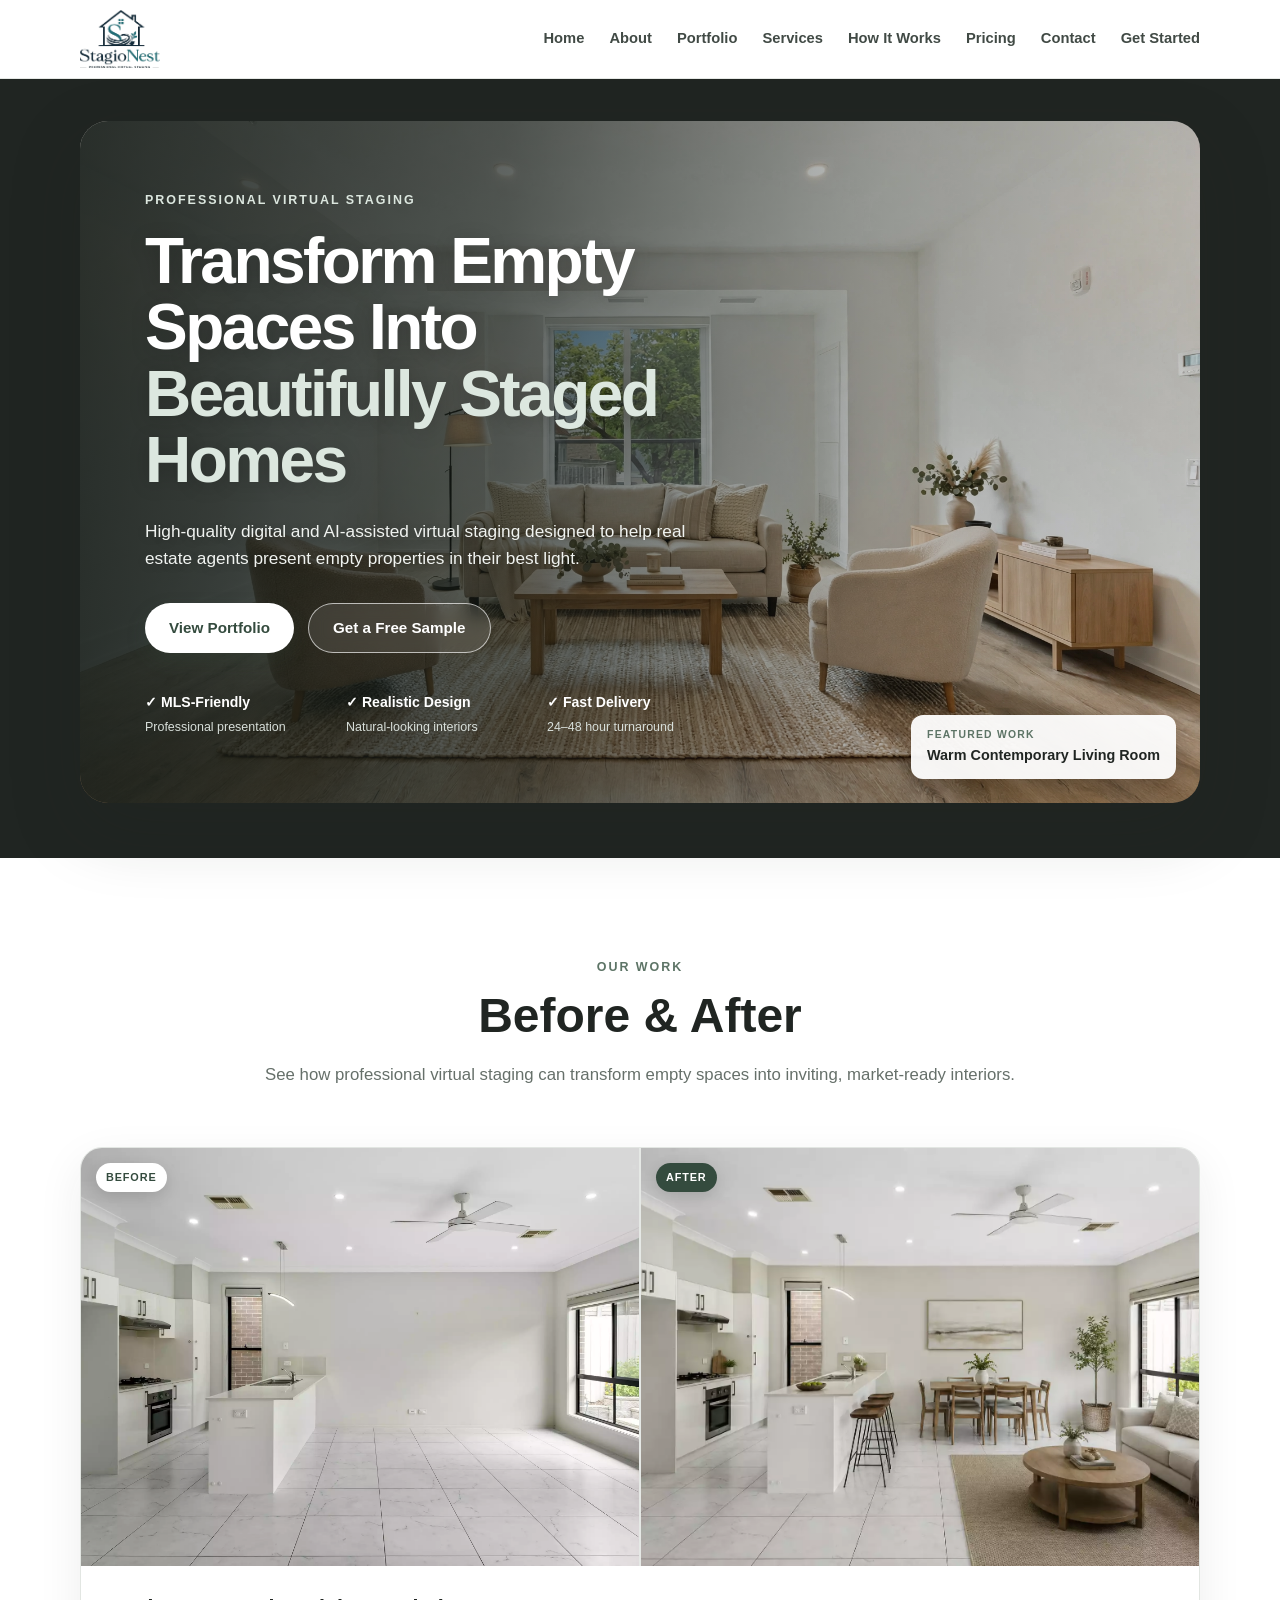
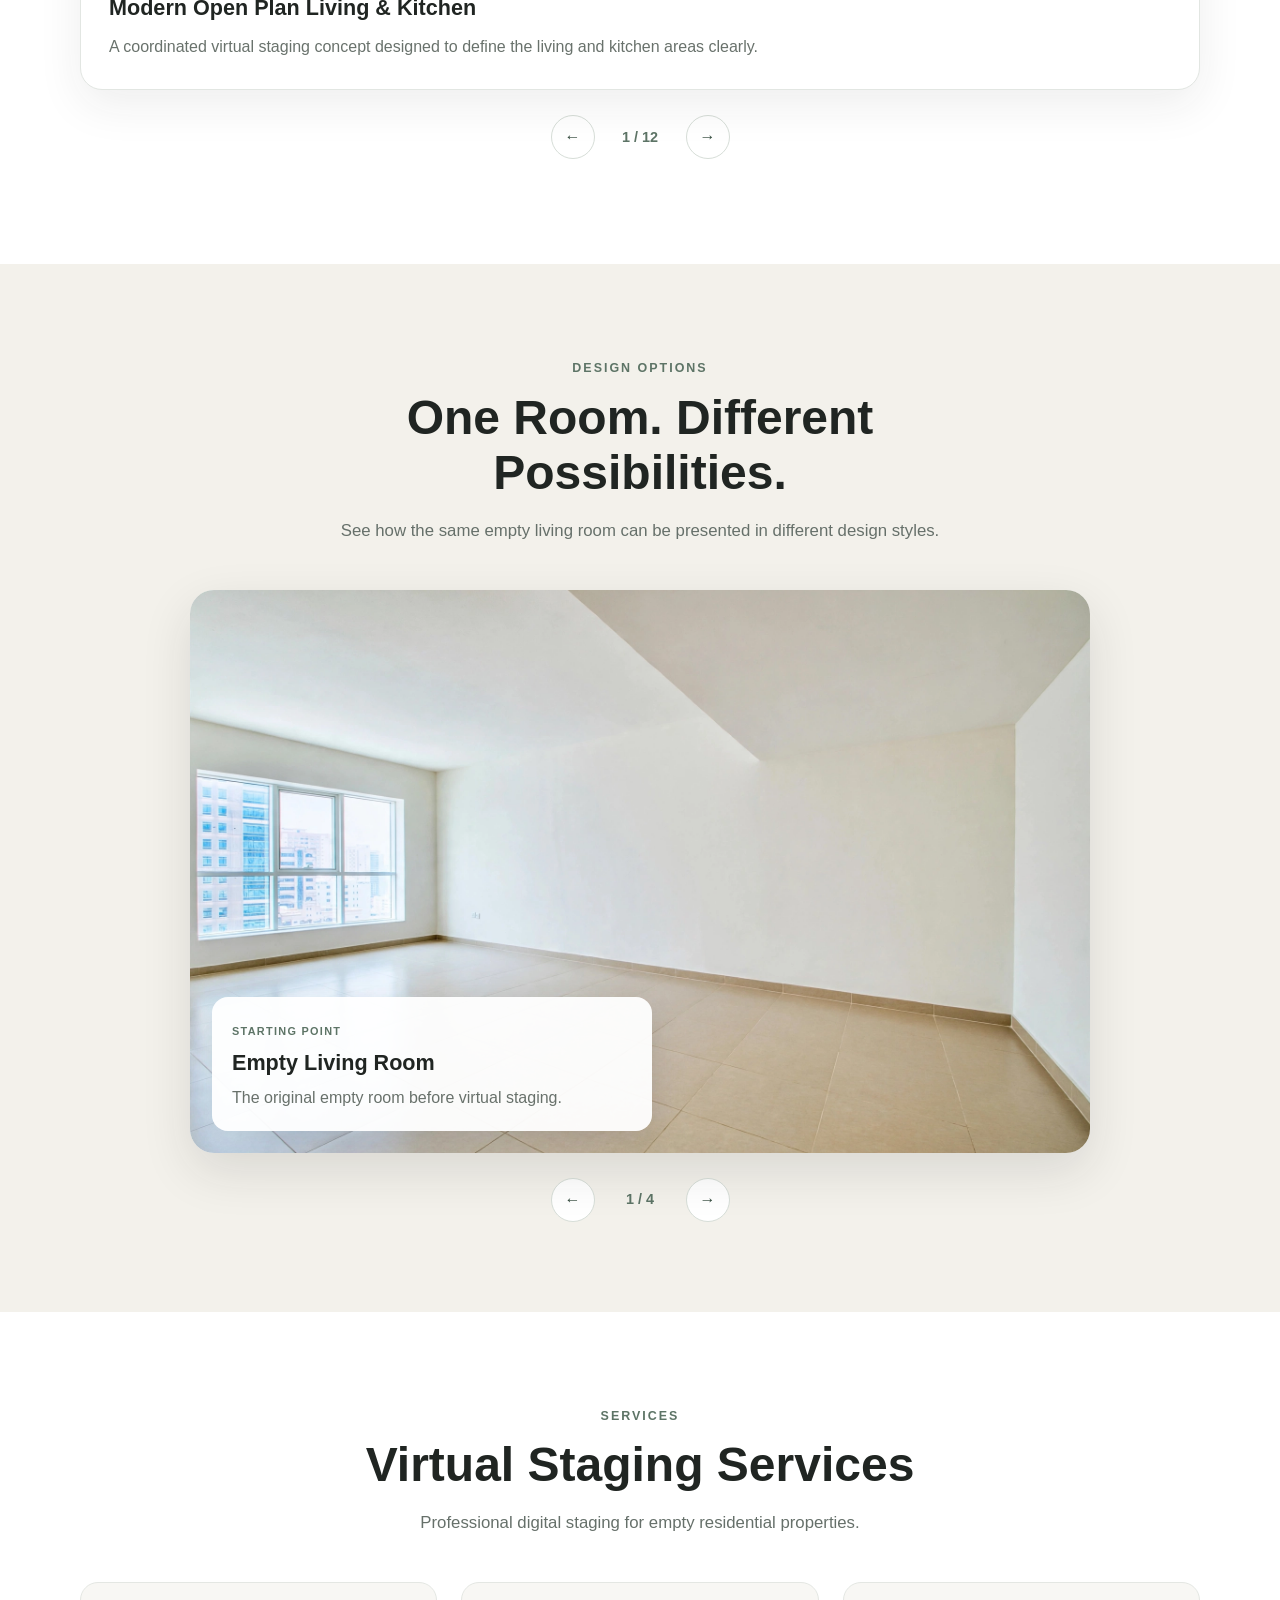
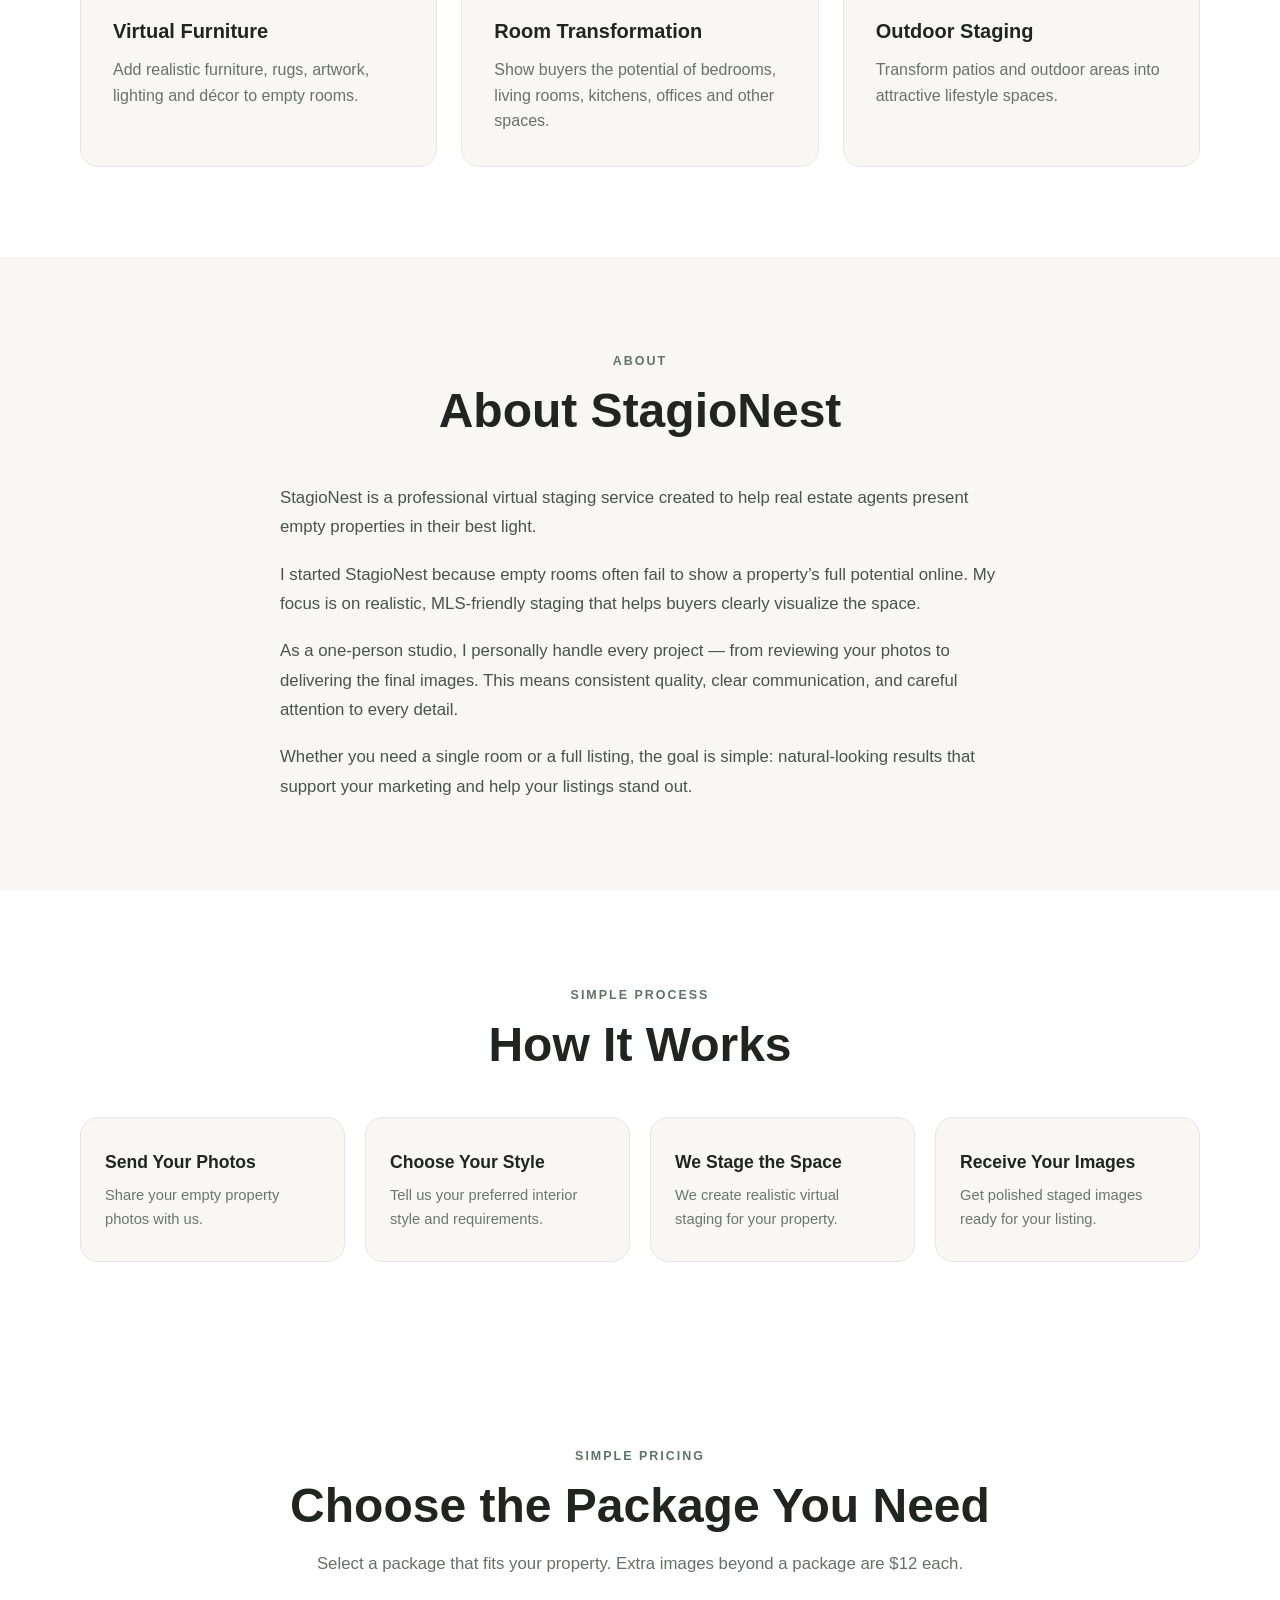
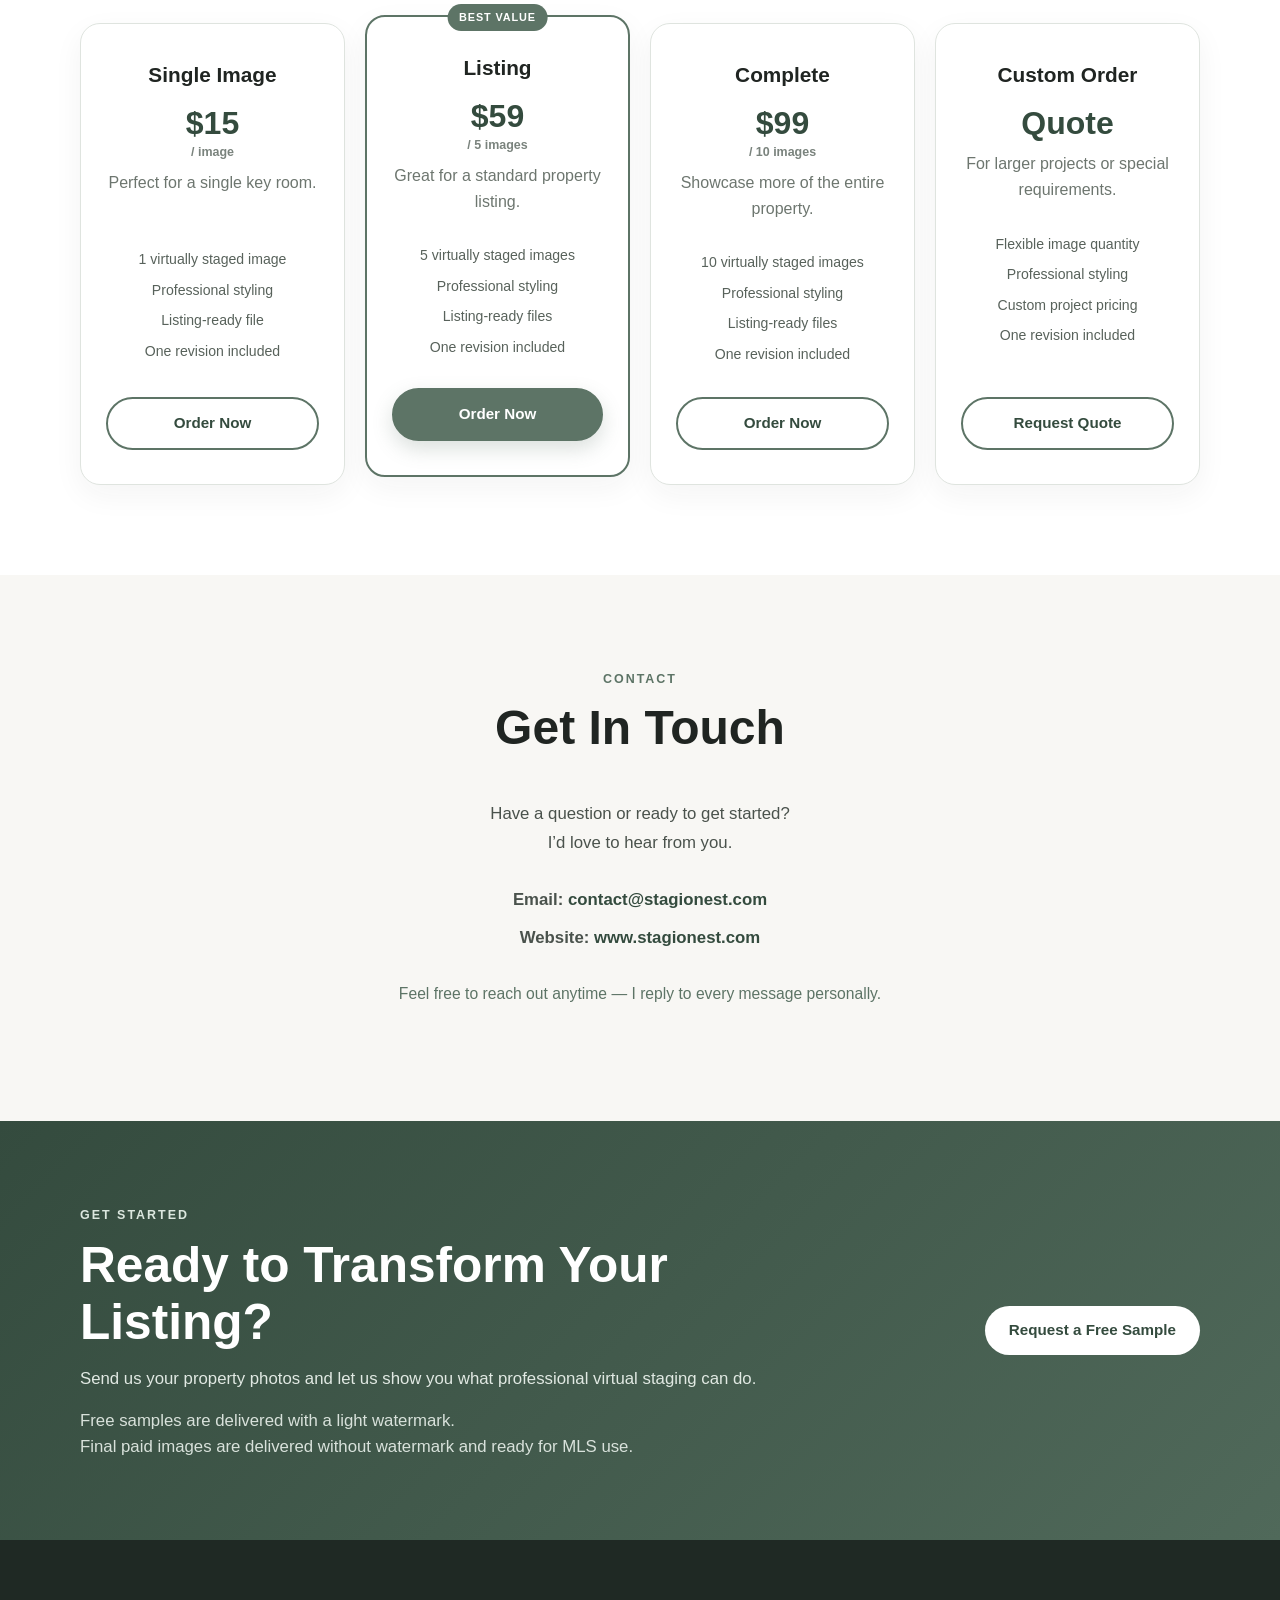
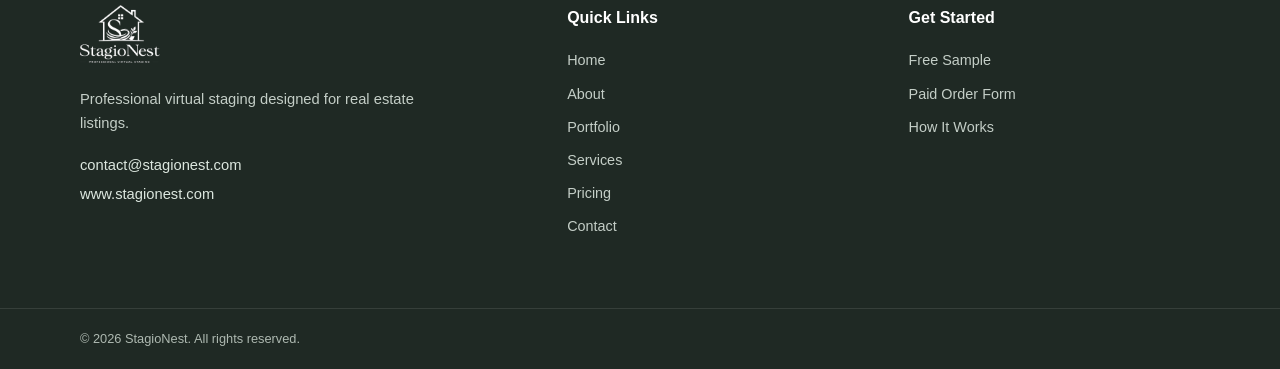
<file: index5.html>
<!DOCTYPE html>
<html lang="en">
<head>
  <meta charset="UTF-8">
  <meta name="viewport" content="width=device-width, initial-scale=1.0">

  <title>StagioNest | Professional Virtual Staging</title>

  <meta
    name="description"
    content="Professional virtual staging for real estate agents. Transform empty spaces into realistic, beautifully staged homes for MLS listings."
  >

  <meta
    name="keywords"
    content="virtual staging, real estate virtual staging, AI virtual staging, MLS virtual staging, real estate agents"
  >

  <link rel="stylesheet" href="CSS/style.css?v=final-20260913">
</head>

<body>

  <!-- ================= HEADER ================= -->

  <header class="site-header">
    <div class="container header-inner">

      <a href="#home" class="brand">
        <img
          src="Images/stagionest-header-green-logo.png"
          alt="StagioNest Professional Virtual Staging"
        >
      </a>

      <button
        class="menu-toggle"
        id="menuToggle"
        type="button"
        aria-label="Open navigation menu"
        aria-expanded="false"
      >
        ☰
      </button>

      <nav class="main-nav" id="mainNav">
        <a href="#home">Home</a>
        <a href="#about">About</a>
        <a href="#portfolio">Portfolio</a>
        <a href="#services">Services</a>
        <a href="#how-it-works">How It Works</a>
        <a href="#pricing">Pricing</a>
        <a href="#contact">Contact</a>
        <a href="#get-started">Get Started</a>
      </nav>

    </div>
  </header>


  <main>

    <!-- ================= HERO ================= -->

    <section class="hero" id="home">

      <div class="container hero-grid">

        <div class="hero-content">

          <span class="eyebrow">
            PROFESSIONAL VIRTUAL STAGING
          </span>

          <h1>
            Transform Empty Spaces Into
            <span>Beautifully Staged Homes</span>
          </h1>

          <p class="hero-text">
            High-quality digital and AI-assisted virtual staging designed
            to help real estate agents present empty properties in their
            best light.
          </p>

          <div class="hero-buttons">

            <a href="#portfolio" class="btn btn-primary">
              View Portfolio
            </a>

            <a href="https://docs.google.com/forms/d/e/1FAIpQLSd2mZaY6lwvVv5bqmRstOBwZYOepp-meYU3Xo0kpbpzLSYIEg/viewform?usp=sharing&ouid=106933683634657103569" class="btn btn-secondary" target="_blank" rel="noopener">
              Get a Free Sample
            </a>

          </div>

          <div class="hero-features">

            <div class="hero-feature">
              <strong>✓ MLS-Friendly</strong>
              <span>Professional presentation</span>
            </div>

            <div class="hero-feature">
              <strong>✓ Realistic Design</strong>
              <span>Natural-looking interiors</span>
            </div>

            <div class="hero-feature">
              <strong>✓ Fast Delivery</strong>
              <span>24–48 hour turnaround</span>
            </div>

          </div>

        </div>


        <div class="hero-image-wrapper">

          <img
            src="Images/virtual-staging-warm-contemporary-modern-living-room-hero.webp"
            alt="Warm contemporary modern virtually staged living room"
            class="hero-image"
          >

          <div class="hero-overlay"></div>

          <div class="hero-image-label">
            <span>FEATURED WORK</span>
            <strong>Warm Contemporary Living Room</strong>
          </div>

        </div>

      </div>

    </section>


    <!-- ================= PORTFOLIO INTRO ================= -->

    <section class="section portfolio-intro" id="portfolio">

      <div class="container narrow text-center">

        <span class="section-label">
          OUR WORK
        </span>

        <h2>
          Before &amp; After
        </h2>

        <p>
          See how professional virtual staging can transform empty
          spaces into inviting, market-ready interiors.
        </p>

      </div>

    </section>


    <!-- ================= PORTFOLIO SLIDER ================= -->

    <section class="portfolio-section">

      <div class="container">

        <div class="portfolio-slider" id="portfolioSlider">

          <!-- PROJECT 1 -->
          <article class="portfolio-card">
            <div class="portfolio-images">

              <div class="portfolio-image">
                <span class="image-badge">BEFORE</span>
                <img
                  src="Images/empty-modern-open-plan-living-room-kitchen-before.webp"
                  alt="Empty modern open plan living room and kitchen before virtual staging"
                  loading="lazy"
                >
              </div>

              <div class="portfolio-image">
                <span class="image-badge after">AFTER</span>
                <img
                  src="Images/virtual-staging-modern-open-plan-living-room-kitchen-after.webp"
                  alt="Virtually staged modern open plan living room and kitchen"
                  loading="lazy"
                >
              </div>

            </div>

            <div class="portfolio-info">
              <h3>Modern Open Plan Living &amp; Kitchen</h3>
              <p>
                A coordinated virtual staging concept designed to
                define the living and kitchen areas clearly.
              </p>
            </div>
          </article>


          <!-- PROJECT 2 -->
          <article class="portfolio-card">
            <div class="portfolio-images">

              <div class="portfolio-image">
                <span class="image-badge">BEFORE</span>
                <img
                  src="Images/empty-open-concept-living-dining-room-modern-home-before.webp"
                  alt="Empty open concept living and dining room before virtual staging"
                  loading="lazy"
                >
              </div>

              <div class="portfolio-image">
                <span class="image-badge after">AFTER</span>
                <img
                  src="Images/virtual-staging-open-concept-living-dining-room-modern-home-after.webp"
                  alt="Virtually staged open concept living and dining room"
                  loading="lazy"
                >
              </div>

            </div>

            <div class="portfolio-info">
              <h3>Open Concept Living &amp; Dining</h3>
              <p>
                A balanced furniture arrangement showing buyers
                how the open space can function.
              </p>
            </div>
          </article>


          <!-- PROJECT 3 -->
          <article class="portfolio-card">
            <div class="portfolio-images">

              <div class="portfolio-image">
                <span class="image-badge">BEFORE</span>
                <img
                  src="Images/empty-covered-patio-real-estate-before.webp"
                  alt="Empty covered patio before virtual staging"
                  loading="lazy"
                >
              </div>

              <div class="portfolio-image">
                <span class="image-badge after">AFTER</span>
                <img
                  src="Images/virtual-staging-covered-patio-real-estate-after.webp"
                  alt="Virtually staged covered patio"
                  loading="lazy"
                >
              </div>

            </div>

            <div class="portfolio-info">
              <h3>Covered Outdoor Patio</h3>
              <p>
                An inviting outdoor living arrangement designed
                to highlight the property's lifestyle potential.
              </p>
            </div>
          </article>


          <!-- PROJECT 4 -->
          <article class="portfolio-card">
            <div class="portfolio-images">

              <div class="portfolio-image">
                <span class="image-badge">BEFORE</span>
                <img
                  src="Images/empty-open-concept-kitchen-living-room-before.webp"
                  alt="Empty open concept kitchen and living room before virtual staging"
                  loading="lazy"
                >
              </div>

              <div class="portfolio-image">
                <span class="image-badge after">AFTER</span>
                <img
                  src="Images/virtual-staging-open-concept-kitchen-living-room-after.webp"
                  alt="Virtually staged open concept kitchen and living room"
                  loading="lazy"
                >
              </div>

            </div>

            <div class="portfolio-info">
              <h3>Open Concept Kitchen &amp; Living Room</h3>
              <p>
                Functional furniture placement that gives an empty
                open-plan property more visual purpose.
              </p>
            </div>
          </article>


          <!-- PROJECT 5 -->
          <article class="portfolio-card">
            <div class="portfolio-images">

              <div class="portfolio-image">
                <span class="image-badge">BEFORE</span>
                <img
                  src="Images/empty-mid-century-modern-living-room-before.webp"
                  alt="Empty mid century modern living room before virtual staging"
                  loading="lazy"
                >
              </div>

              <div class="portfolio-image">
                <span class="image-badge after">AFTER</span>
                <img
                  src="Images/virtual-staging-mid-century-modern-living-room-after.webp"
                  alt="Virtually staged mid century modern living room"
                  loading="lazy"
                >
              </div>

            </div>

            <div class="portfolio-info">
              <h3>Mid-Century Modern Living Room</h3>
              <p>
                Warm wood tones and timeless furniture create an
                inviting real-estate presentation.
              </p>
            </div>
          </article>


          <!-- PROJECT 6 -->
          <article class="portfolio-card">
            <div class="portfolio-images">

              <div class="portfolio-image">
                <span class="image-badge">BEFORE</span>
                <img
                  src="Images/empty-warm-contemporary-modern-living-room-before.webp"
                  alt="Empty warm contemporary modern living room before virtual staging"
                  loading="lazy"
                >
              </div>

              <div class="portfolio-image">
                <span class="image-badge after">AFTER</span>
                <img
                  src="Images/virtual-staging-warm-contemporary-modern-living-room-after.webp"
                  alt="Virtually staged warm contemporary modern living room"
                  loading="lazy"
                >
              </div>

            </div>

            <div class="portfolio-info">
              <h3>Warm Contemporary Living Room</h3>
              <p>
                Soft neutral furnishings and contemporary styling
                create a polished listing presentation.
              </p>
            </div>
          </article>


          <!-- PROJECT 7 -->
          <article class="portfolio-card">
            <div class="portfolio-images">

              <div class="portfolio-image">
                <span class="image-badge">BEFORE</span>
                <img
                  src="Images/empty-modern-organic-bedroom-before.webp"
                  alt="Empty modern organic bedroom before virtual staging"
                  loading="lazy"
                >
              </div>

              <div class="portfolio-image">
                <span class="image-badge after">AFTER</span>
                <img
                  src="Images/virtual-staging-modern-organic-bedroom-after.webp"
                  alt="Virtually staged modern organic bedroom"
                  loading="lazy"
                >
              </div>

            </div>

            <div class="portfolio-info">
              <h3>Modern Organic Bedroom</h3>
              <p>
                Natural textures, warm neutrals and simple furnishings
                create a comfortable bedroom concept.
              </p>
            </div>
          </article>


          <!-- PROJECT 8 -->
          <article class="portfolio-card">
            <div class="portfolio-images">

              <div class="portfolio-image">
                <span class="image-badge">BEFORE</span>
                <img
                  src="Images/empty-warm-contemporary-primary-bedroom-before.webp"
                  alt="Empty warm contemporary primary bedroom before virtual staging"
                  loading="lazy"
                >
              </div>

              <div class="portfolio-image">
                <span class="image-badge after">AFTER</span>
                <img
                  src="Images/virtual-staging-warm-contemporary-primary-bedroom-after.webp"
                  alt="Virtually staged warm contemporary primary bedroom"
                  loading="lazy"
                >
              </div>

            </div>

            <div class="portfolio-info">
              <h3>Warm Contemporary Primary Bedroom</h3>
              <p>
                A calm, sophisticated bedroom design suitable for
                residential real-estate listings.
              </p>
            </div>
          </article>


          <!-- PROJECT 9 -->
          <article class="portfolio-card">
            <div class="portfolio-images">

              <div class="portfolio-image">
                <span class="image-badge">BEFORE</span>
                <img
                  src="Images/empty-modern-bedroom-with-balcony-before.webp"
                  alt="Empty modern bedroom with balcony before virtual staging"
                  loading="lazy"
                >
              </div>

              <div class="portfolio-image">
                <span class="image-badge after">AFTER</span>
                <img
                  src="Images/virtual-staging-modern-bedroom-with-balcony-after.webp"
                  alt="Virtually staged modern bedroom with balcony"
                  loading="lazy"
                >
              </div>

            </div>

            <div class="portfolio-info">
              <h3>Modern Bedroom With Balcony</h3>
              <p>
                A clean bedroom arrangement that helps buyers
                visualize the available living space.
              </p>
            </div>
          </article>


          <!-- PROJECT 10 -->
          <article class="portfolio-card">
            <div class="portfolio-images">

              <div class="portfolio-image">
                <span class="image-badge">BEFORE</span>
                <img
                  src="Images/empty-modern-organic-living-room-before.webp"
                  alt="Empty modern organic living room before virtual staging"
                  loading="lazy"
                >
              </div>

              <div class="portfolio-image">
                <span class="image-badge after">AFTER</span>
                <img
                  src="Images/virtual-staging-modern-organic-living-room-after.webp"
                  alt="Virtually staged modern organic living room"
                  loading="lazy"
                >
              </div>

            </div>

            <div class="portfolio-info">
              <h3>Modern Organic Living Room</h3>
              <p>
                Warm natural styling designed to give an empty room
                a welcoming and contemporary feel.
              </p>
            </div>
          </article>


          <!-- PROJECT 11 -->
          <article class="portfolio-card">
            <div class="portfolio-images">

              <div class="portfolio-image">
                <span class="image-badge">BEFORE</span>
                <img
                  src="Images/empty-modern-flex-room-real-estate-before.webp"
                  alt="Empty modern flex room before virtual staging"
                  loading="lazy"
                >
              </div>

              <div class="portfolio-image">
                <span class="image-badge after">AFTER</span>
                <img
                  src="Images/virtual-staging-modern-flex-room-real-estate-after.webp"
                  alt="Virtually staged modern flex room"
                  loading="lazy"
                >
              </div>

            </div>

            <div class="portfolio-info">
              <h3>Modern Flex Room</h3>
              <p>
                A flexible room concept showing how an unused space
                can serve a practical purpose.
              </p>
            </div>
          </article>


          <!-- PROJECT 12 -->
          <article class="portfolio-card">
            <div class="portfolio-images">

              <div class="portfolio-image">
                <span class="image-badge">BEFORE</span>
                <img
                  src="Images/empty-modern-home-office-us-real-estate-before.webp"
                  alt="Empty modern home office before virtual staging"
                  loading="lazy"
                >
              </div>

              <div class="portfolio-image">
                <span class="image-badge after">AFTER</span>
                <img
                  src="Images/virtual-staging-modern-home-office-us-real-estate-after.webp"
                  alt="Virtually staged modern home office"
                  loading="lazy"
                >
              </div>

            </div>

            <div class="portfolio-info">
              <h3>Modern Home Office</h3>
              <p>
                A practical home-office setup designed for modern
                residential property listings.
              </p>
            </div>
          </article>

        </div>


        <div class="slider-controls">

          <button
            class="slider-btn"
            id="prevProject"
            type="button"
            aria-label="Previous project"
          >
            ←
          </button>

          <span id="sliderCounter">1 / 12</span>

          <button
            class="slider-btn"
            id="nextProject"
            type="button"
            aria-label="Next project"
          >
            →
          </button>

        </div>

      </div>

    </section>


    <!-- ================= DESIGN STYLES ================= -->

    <section class="section styles-section">

      <div class="container">

        <div class="section-heading text-center">

          <span class="section-label">
            DESIGN OPTIONS
          </span>

          <h2>
            One Room. Different Possibilities.
          </h2>

          <p>
            See how the same empty living room can be presented
            in different design styles.
          </p>

        </div>


        <div class="style-showcase">

          <div class="style-slide active">
            <img
              src="Images/empty-mid-century-modern-living-room-before.webp"
              alt="Empty mid century modern living room before styling"
              loading="lazy"
            >

            <div class="style-caption">
              <span>STARTING POINT</span>
              <h3>Empty Living Room</h3>
              <p>The original empty room before virtual staging.</p>
            </div>
          </div>


          <div class="style-slide">
            <img
              src="Images/organic-modern-living-room.webp"
              alt="Organic modern living room style"
              loading="lazy"
            >

            <div class="style-caption">
              <span>ORGANIC MODERN</span>
              <h3>Organic Modern</h3>
              <p>Warm neutrals, natural textures and contemporary furniture.</p>
            </div>
          </div>


          <div class="style-slide">
            <img
              src="Images/scandinavian-living-room.webp"
              alt="Scandinavian living room style"
              loading="lazy"
            >

            <div class="style-caption">
              <span>SCANDINAVIAN</span>
              <h3>Scandinavian</h3>
              <p>Light tones, simple forms and comfortable modern styling.</p>
            </div>
          </div>


          <div class="style-slide">
            <img
              src="Images/minimalist-city-living-room.webp"
              alt="Minimalist city living room style"
              loading="lazy"
            >

            <div class="style-caption">
              <span>MINIMALIST CITY</span>
              <h3>Minimalist City</h3>
              <p>Clean lines, sophisticated furniture and uncluttered design.</p>
            </div>
          </div>

        </div>


        <div class="style-controls">

          <button
            class="slider-btn"
            id="prevStyle"
            type="button"
            aria-label="Previous design style"
          >
            ←
          </button>

          <span id="styleCounter">1 / 4</span>

          <button
            class="slider-btn"
            id="nextStyle"
            type="button"
            aria-label="Next design style"
          >
            →
          </button>

        </div>

      </div>

    </section>


    <!-- ================= SERVICES ================= -->

    <section class="section services-section" id="services">

      <div class="container">

        <div class="section-heading text-center">

          <span class="section-label">SERVICES</span>

          <h2>Virtual Staging Services</h2>

          <p>
            Professional digital staging for empty residential properties.
          </p>

        </div>


        <div class="service-grid">

          <div class="service-card">
            <h3>Virtual Furniture</h3>
            <p>
              Add realistic furniture, rugs, artwork, lighting and
              décor to empty rooms.
            </p>
          </div>


          <div class="service-card">
            <h3>Room Transformation</h3>
            <p>
              Show buyers the potential of bedrooms, living rooms,
              kitchens, offices and other spaces.
            </p>
          </div>


          <div class="service-card">
            <h3>Outdoor Staging</h3>
            <p>
              Transform patios and outdoor areas into attractive
              lifestyle spaces.
            </p>
          </div>

        </div>

      </div>

    </section>


    <!-- ================= ABOUT ================= -->

    <section class="section about-section" id="about">

      <div class="container narrow">

        <div class="section-heading text-center">
          <span class="section-label">ABOUT</span>
          <h2>About StagioNest</h2>
        </div>

        <div class="about-content">
          <p>
            StagioNest is a professional virtual staging service created to help real estate agents present empty properties in their best light.
          </p>

          <p>
            I started StagioNest because empty rooms often fail to show a property’s full potential online. My focus is on realistic, MLS-friendly staging that helps buyers clearly visualize the space.
          </p>

          <p>
            As a one-person studio, I personally handle every project — from reviewing your photos to delivering the final images. This means consistent quality, clear communication, and careful attention to every detail.
          </p>

          <p>
            Whether you need a single room or a full listing, the goal is simple: natural-looking results that support your marketing and help your listings stand out.
          </p>
        </div>

      </div>

    </section>


    <!-- ================= HOW IT WORKS ================= -->

    <section class="section process-section" id="how-it-works">

      <div class="container">

        <div class="section-heading text-center">

          <span class="section-label">SIMPLE PROCESS</span>

          <h2>How It Works</h2>

        </div>


        <div class="process-grid">

          <div class="process-step">
            <h3>Send Your Photos</h3>
            <p>Share your empty property photos with us.</p>
          </div>

          <div class="process-step">
            <h3>Choose Your Style</h3>
            <p>Tell us your preferred interior style and requirements.</p>
          </div>

          <div class="process-step">
            <h3>We Stage the Space</h3>
            <p>We create realistic virtual staging for your property.</p>
          </div>

          <div class="process-step">
            <h3>Receive Your Images</h3>
            <p>Get polished staged images ready for your listing.</p>
          </div>

        </div>

      </div>

    </section>


    <!-- ================= PRICING ================= -->

    <section class="section pricing-section" id="pricing">

      <div class="container">

        <div class="section-heading text-center">

          <span class="section-label">SIMPLE PRICING</span>

          <h2>Choose the Package You Need</h2>

          <p>
            Select a package that fits your property. Extra images beyond
            a package are $12 each.
          </p>

        </div>


        <div class="pricing-grid">


          <!-- 1 IMAGE -->

          <div class="pricing-card">

            <h3>Single Image</h3>

            <div class="price">
              $15
              <span>/ image</span>
            </div>

            <p>Perfect for a single key room.</p>

            <ul>
              <li>1 virtually staged image</li>
              <li>Professional styling</li>
              <li>Listing-ready file</li>
              <li>One revision included</li>
            </ul>

            <a
              href="https://forms.gle/goYeQssP6NCxRCtu6"
              class="btn btn-outline-green"
              target="_blank"
              rel="noopener"
            >
              Order Now
            </a>

          </div>


          <!-- 5 IMAGES -->

          <div class="pricing-card featured">

            <div class="popular">BEST VALUE</div>

            <h3>Listing</h3>

            <div class="price">
              $59
              <span>/ 5 images</span>
            </div>

            <p>Great for a standard property listing.</p>

            <ul>
              <li>5 virtually staged images</li>
              <li>Professional styling</li>
              <li>Listing-ready files</li>
              <li>One revision included</li>
            </ul>

            <a
              href="https://forms.gle/goYeQssP6NCxRCtu6"
              class="btn btn-solid-green"
              target="_blank"
              rel="noopener"
            >
              Order Now
            </a>

          </div>


          <!-- 10 IMAGES -->

          <div class="pricing-card">

            <h3>Complete</h3>

            <div class="price">
              $99
              <span>/ 10 images</span>
            </div>

            <p>Showcase more of the entire property.</p>

            <ul>
              <li>10 virtually staged images</li>
              <li>Professional styling</li>
              <li>Listing-ready files</li>
              <li>One revision included</li>
            </ul>

            <a
              href="https://forms.gle/goYeQssP6NCxRCtu6"
              class="btn btn-outline-green"
              target="_blank"
              rel="noopener"
            >
              Order Now
            </a>

          </div>


          <!-- CUSTOM -->

          <div class="pricing-card custom-pricing-card">

            <h3>Custom Order</h3>

            <div class="price custom-price">
              Quote
            </div>

            <p>For larger projects or special requirements.</p>

            <ul>
              <li>Flexible image quantity</li>
              <li>Professional styling</li>
              <li>Custom project pricing</li>
              <li>One revision included</li>
            </ul>

            <a
              href="https://forms.gle/goYeQssP6NCxRCtu6"
              class="btn btn-outline-green"
              target="_blank"
              rel="noopener"
            >
              Request Quote
            </a>

          </div>

        </div>

      </div>

    </section>


    <!-- ================= CONTACT ================= -->

    <section class="section contact-section" id="contact">

      <div class="container narrow text-center">

        <div class="section-heading">
          <span class="section-label">CONTACT</span>
          <h2>Get In Touch</h2>
        </div>

        <div class="contact-content">
          <p>
            Have a question or ready to get started?<br>
            I’d love to hear from you.
          </p>

          <div class="contact-details">
            <p>
              <strong>Email:</strong>
              <a href="mailto:contact@stagionest.com">contact@stagionest.com</a>
            </p>
            <p>
              <strong>Website:</strong>
              <a href="https://www.stagionest.com" target="_blank" rel="noopener">www.stagionest.com</a>
            </p>
          </div>

          <p class="contact-note">
            Feel free to reach out anytime — I reply to every message personally.
          </p>
        </div>

      </div>

    </section>


    <!-- ================= CTA ================= -->

    <section class="cta-section" id="get-started">

      <div class="container cta-inner">

        <div class="cta-content">

          <span class="section-label">GET STARTED</span>

          <h2>Ready to Transform Your Listing?</h2>

          <p>
            Send us your property photos and let us show you what
            professional virtual staging can do.
          </p>

          <p class="sample-note">
            Free samples are delivered with a light watermark.<br>
            Final paid images are delivered without watermark and ready for MLS use.
          </p>

        </div>

        <a href="https://docs.google.com/forms/d/e/1FAIpQLSd2mZaY6lwvVv5bqmRstOBwZYOepp-meYU3Xo0kpbpzLSYIEg/viewform?usp=sharing&ouid=106933683634657103569" class="btn btn-light" target="_blank" rel="noopener">
          Request a Free Sample
        </a>

      </div>

    </section>

  </main>


  <!-- ================= FOOTER ================= -->

  <footer class="site-footer">

    <div class="container footer-grid">

      <div class="footer-brand">

        <div class="footer-logo-box">
          <img
            src="Images/stagionest-footer-white-transparent-logo.png"
            alt="StagioNest Professional Virtual Staging"
            class="footer-logo"
          >
        </div>

        <p>
          Professional virtual staging designed for real estate listings.
        </p>

        <div class="footer-contact">
          <p>
            <a href="mailto:contact@stagionest.com">contact@stagionest.com</a>
          </p>
          <p>
            <a href="https://www.stagionest.com" target="_blank" rel="noopener">www.stagionest.com</a>
          </p>
        </div>

      </div>


      <div class="footer-links">

        <h3>Quick Links</h3>

        <a href="#home">Home</a>
        <a href="#about">About</a>
        <a href="#portfolio">Portfolio</a>
        <a href="#services">Services</a>
        <a href="#pricing">Pricing</a>
        <a href="#contact">Contact</a>

      </div>


      <div class="footer-links">

        <h3>Get Started</h3>

        <a href="https://docs.google.com/forms/d/e/1FAIpQLSd2mZaY6lwvVv5bqmRstOBwZYOepp-meYU3Xo0kpbpzLSYIEg/viewform?usp=sharing&ouid=106933683634657103569" target="_blank" rel="noopener">Free Sample</a>
        <a href="https://forms.gle/goYeQssP6NCxRCtu6" target="_blank" rel="noopener">
          Paid Order Form
        </a>
        <a href="#how-it-works">How It Works</a>

      </div>

    </div>


    <div class="footer-bottom">

      <div class="container">

        <p>
          © <span id="year"></span> StagioNest. All rights reserved.
        </p>

      </div>

    </div>

  </footer>


  <script src="JS/script.js?v=final-20260913" defer></script>

</body>
</html>
</file>
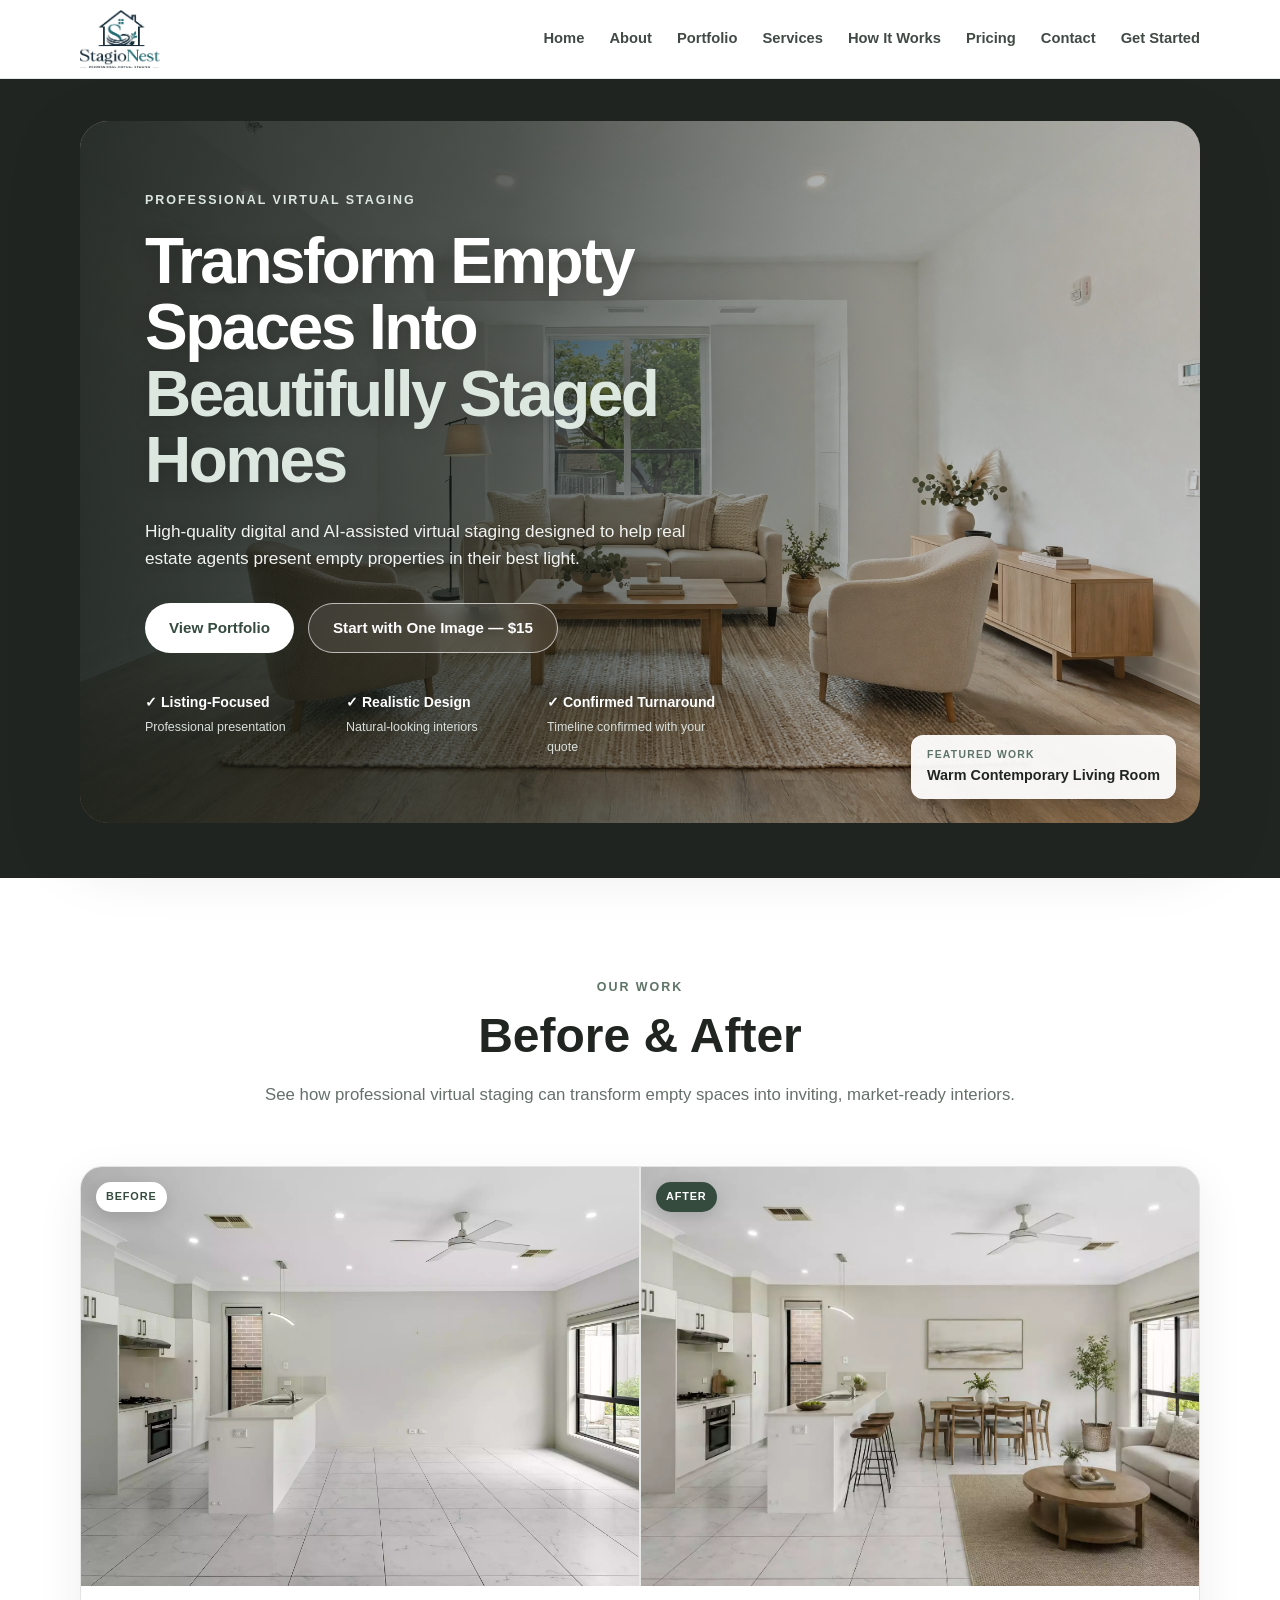
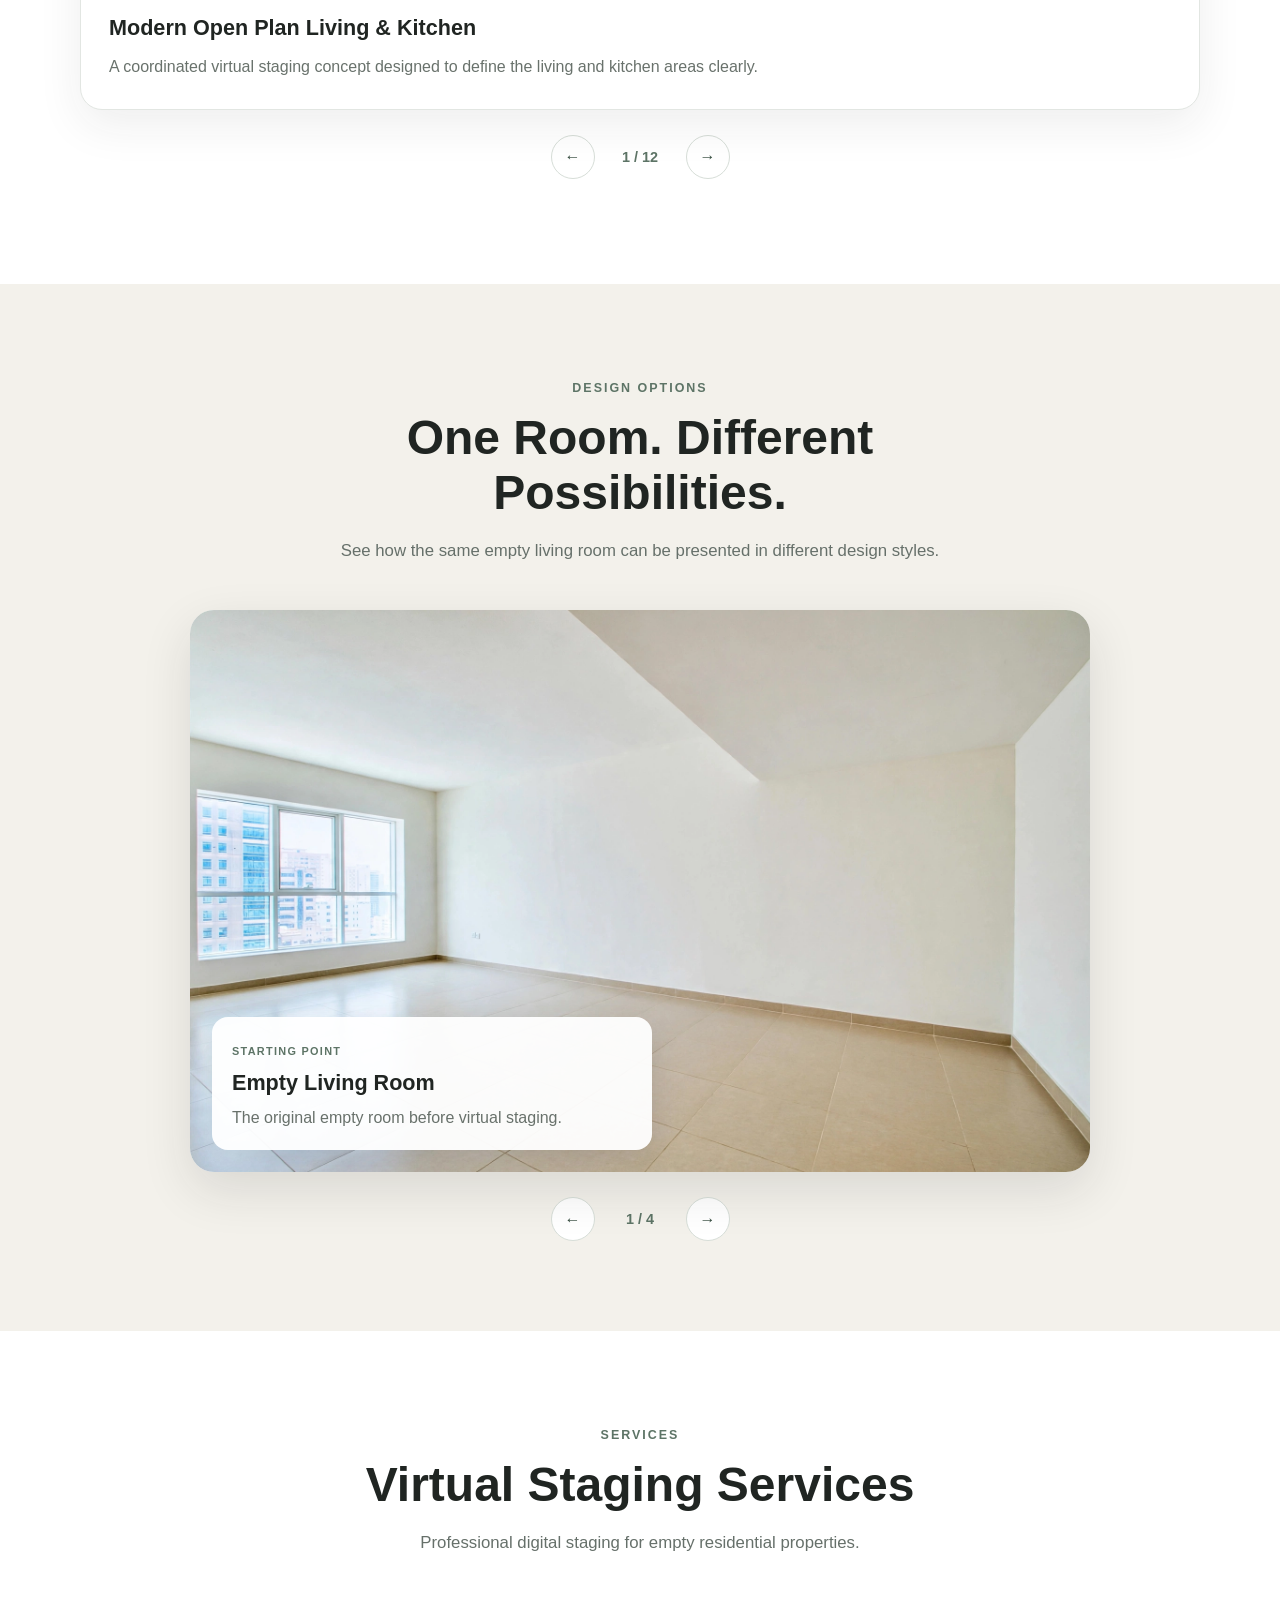
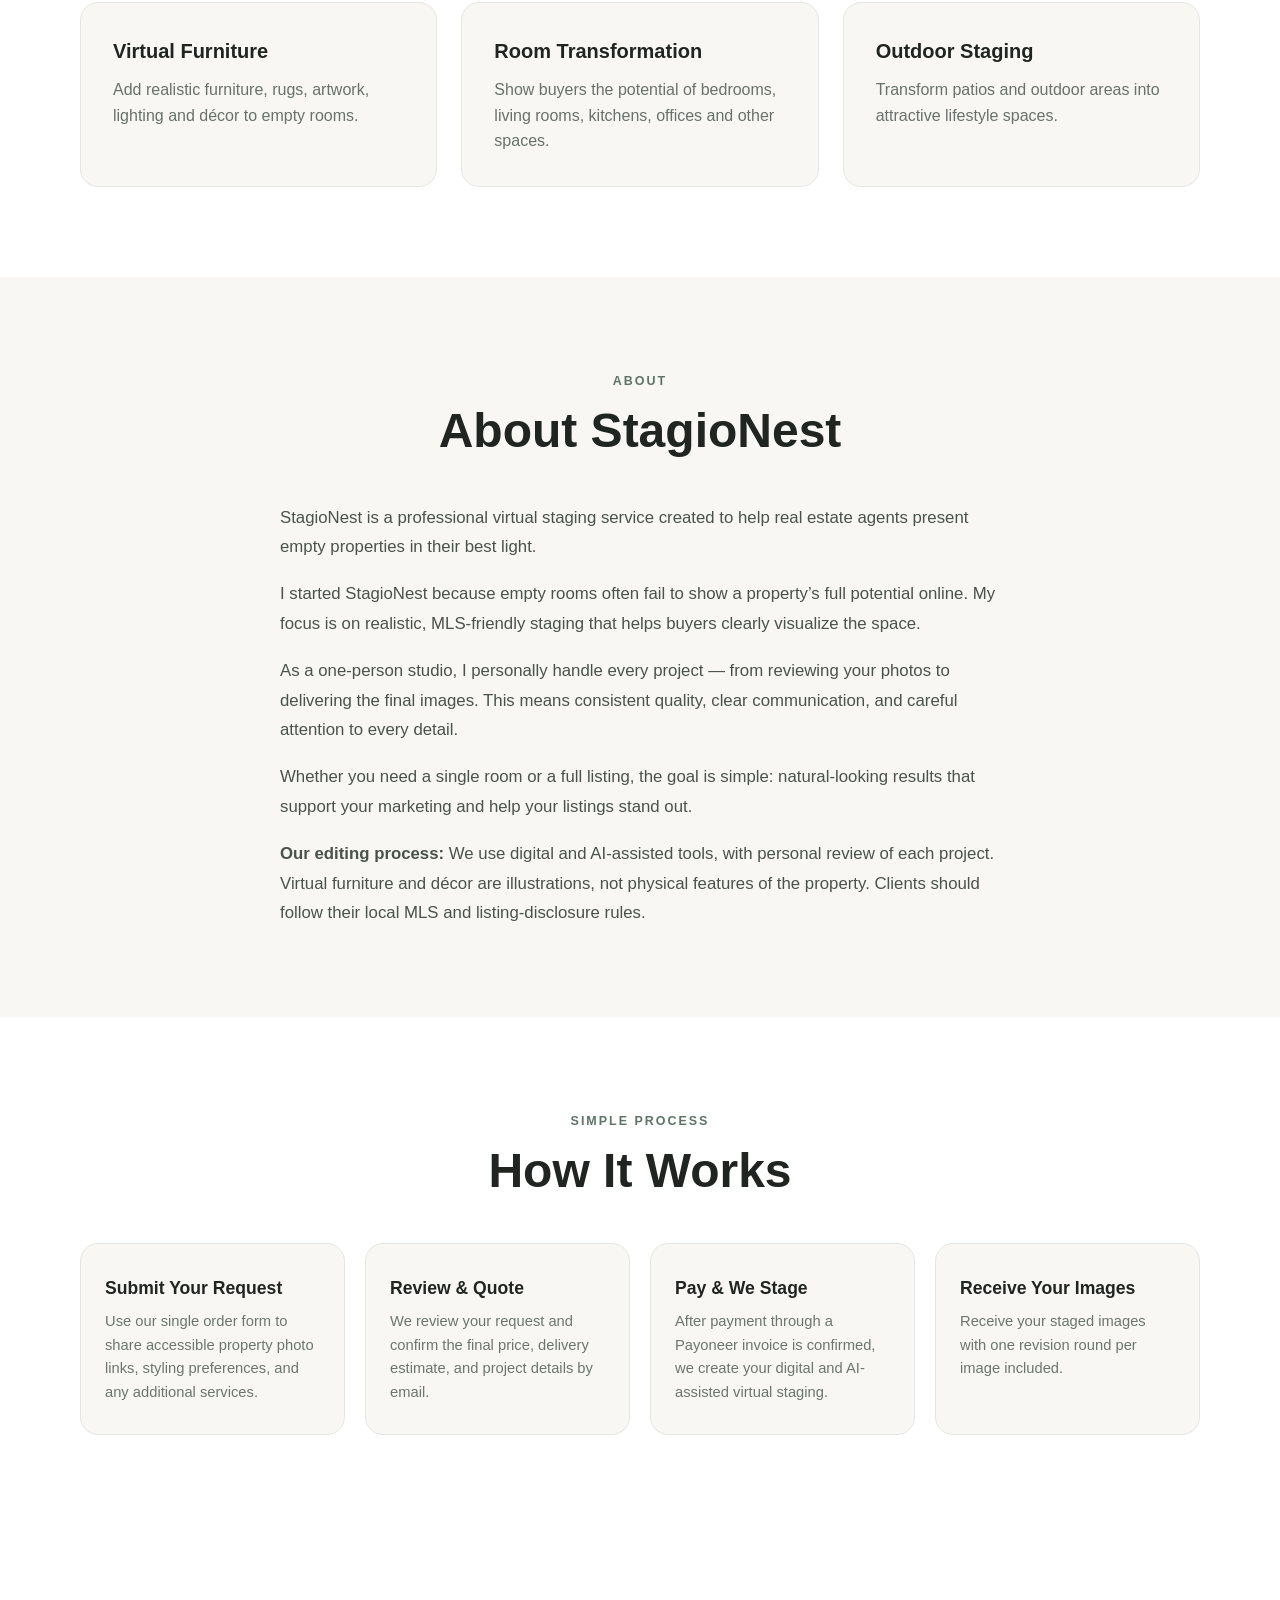
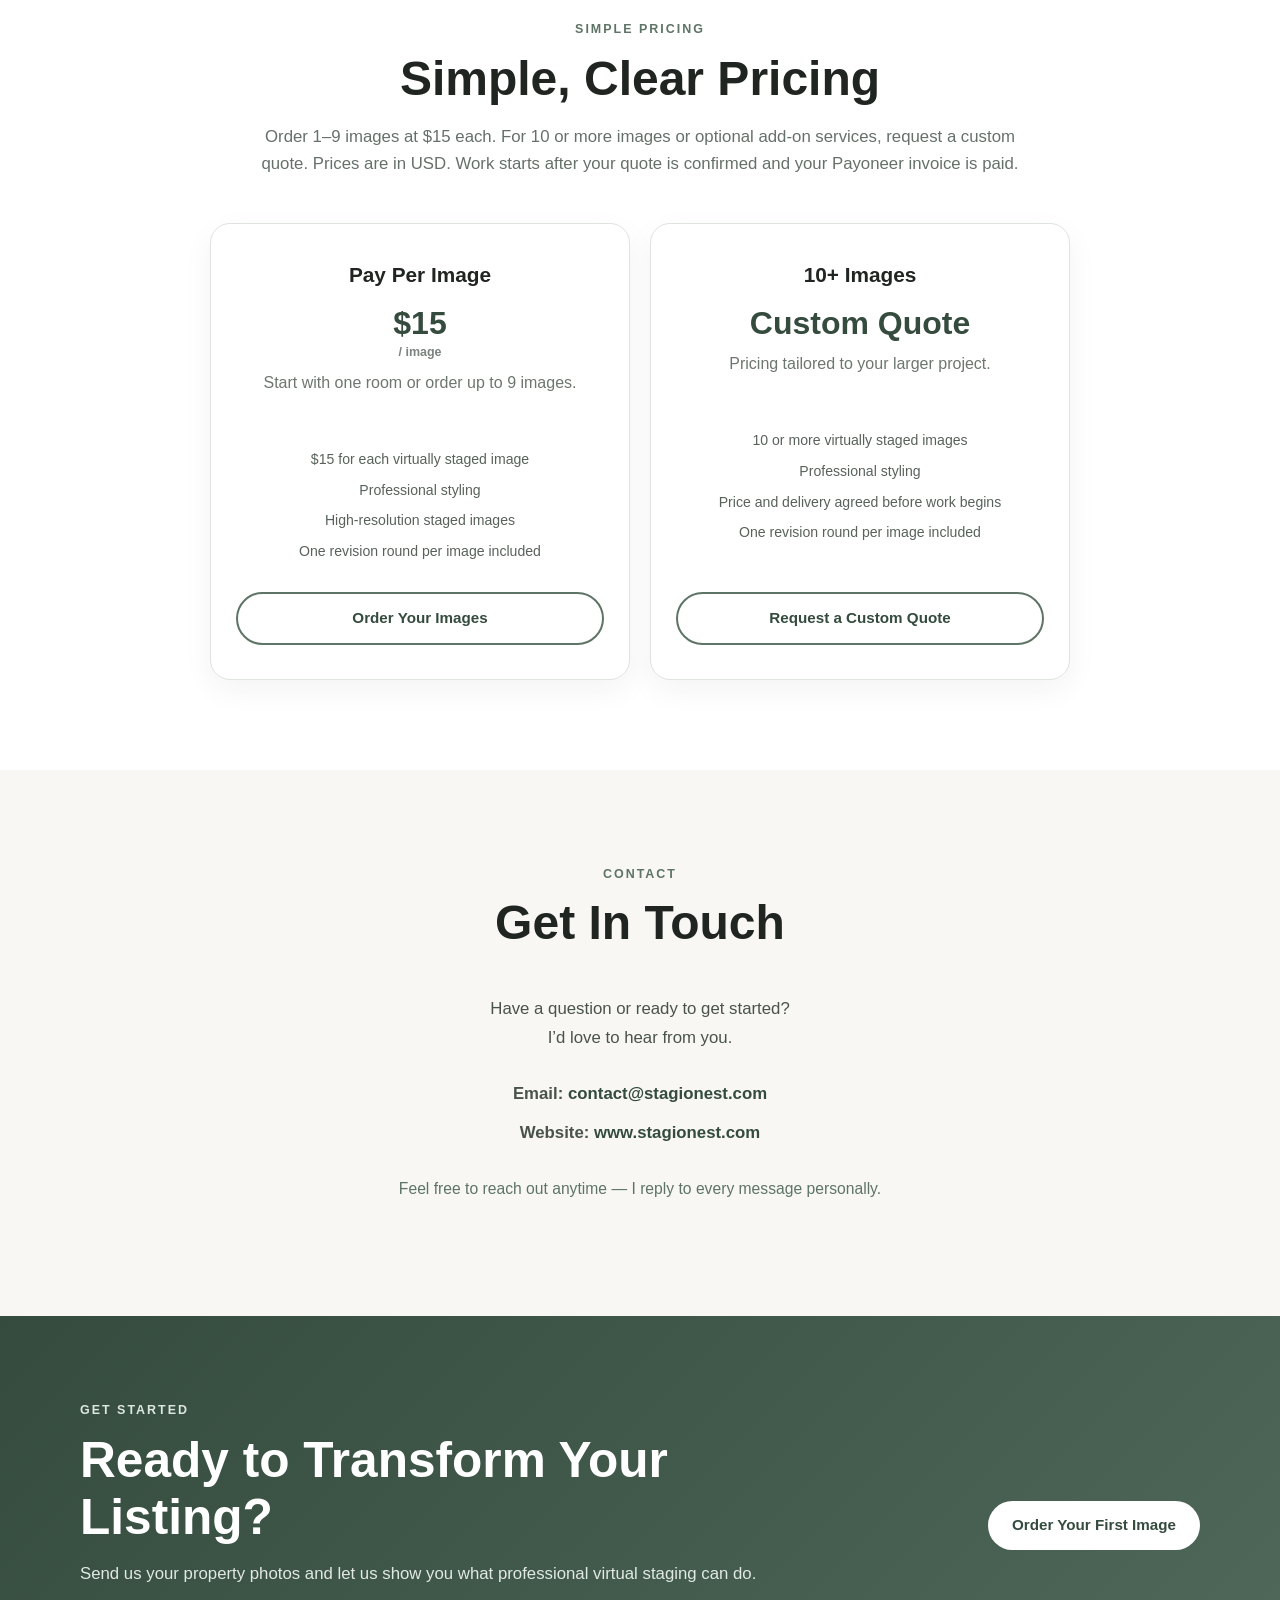
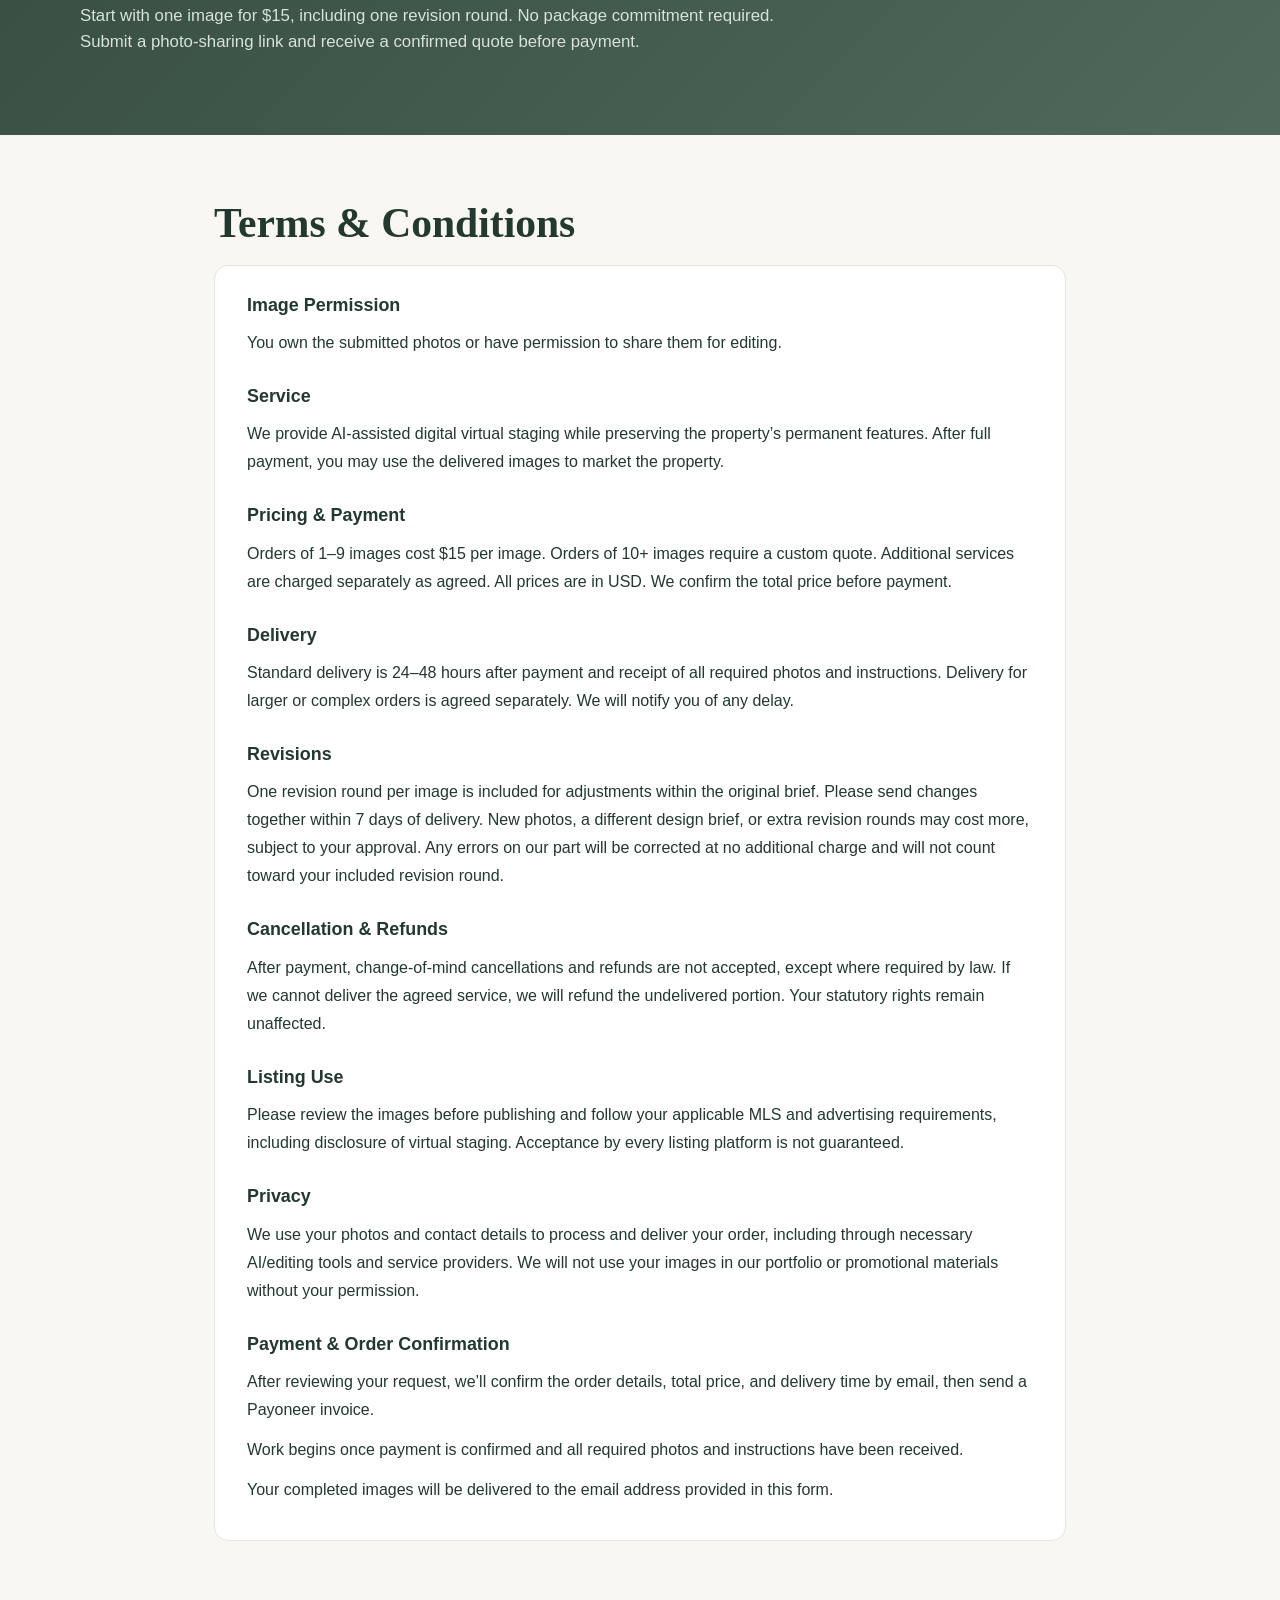
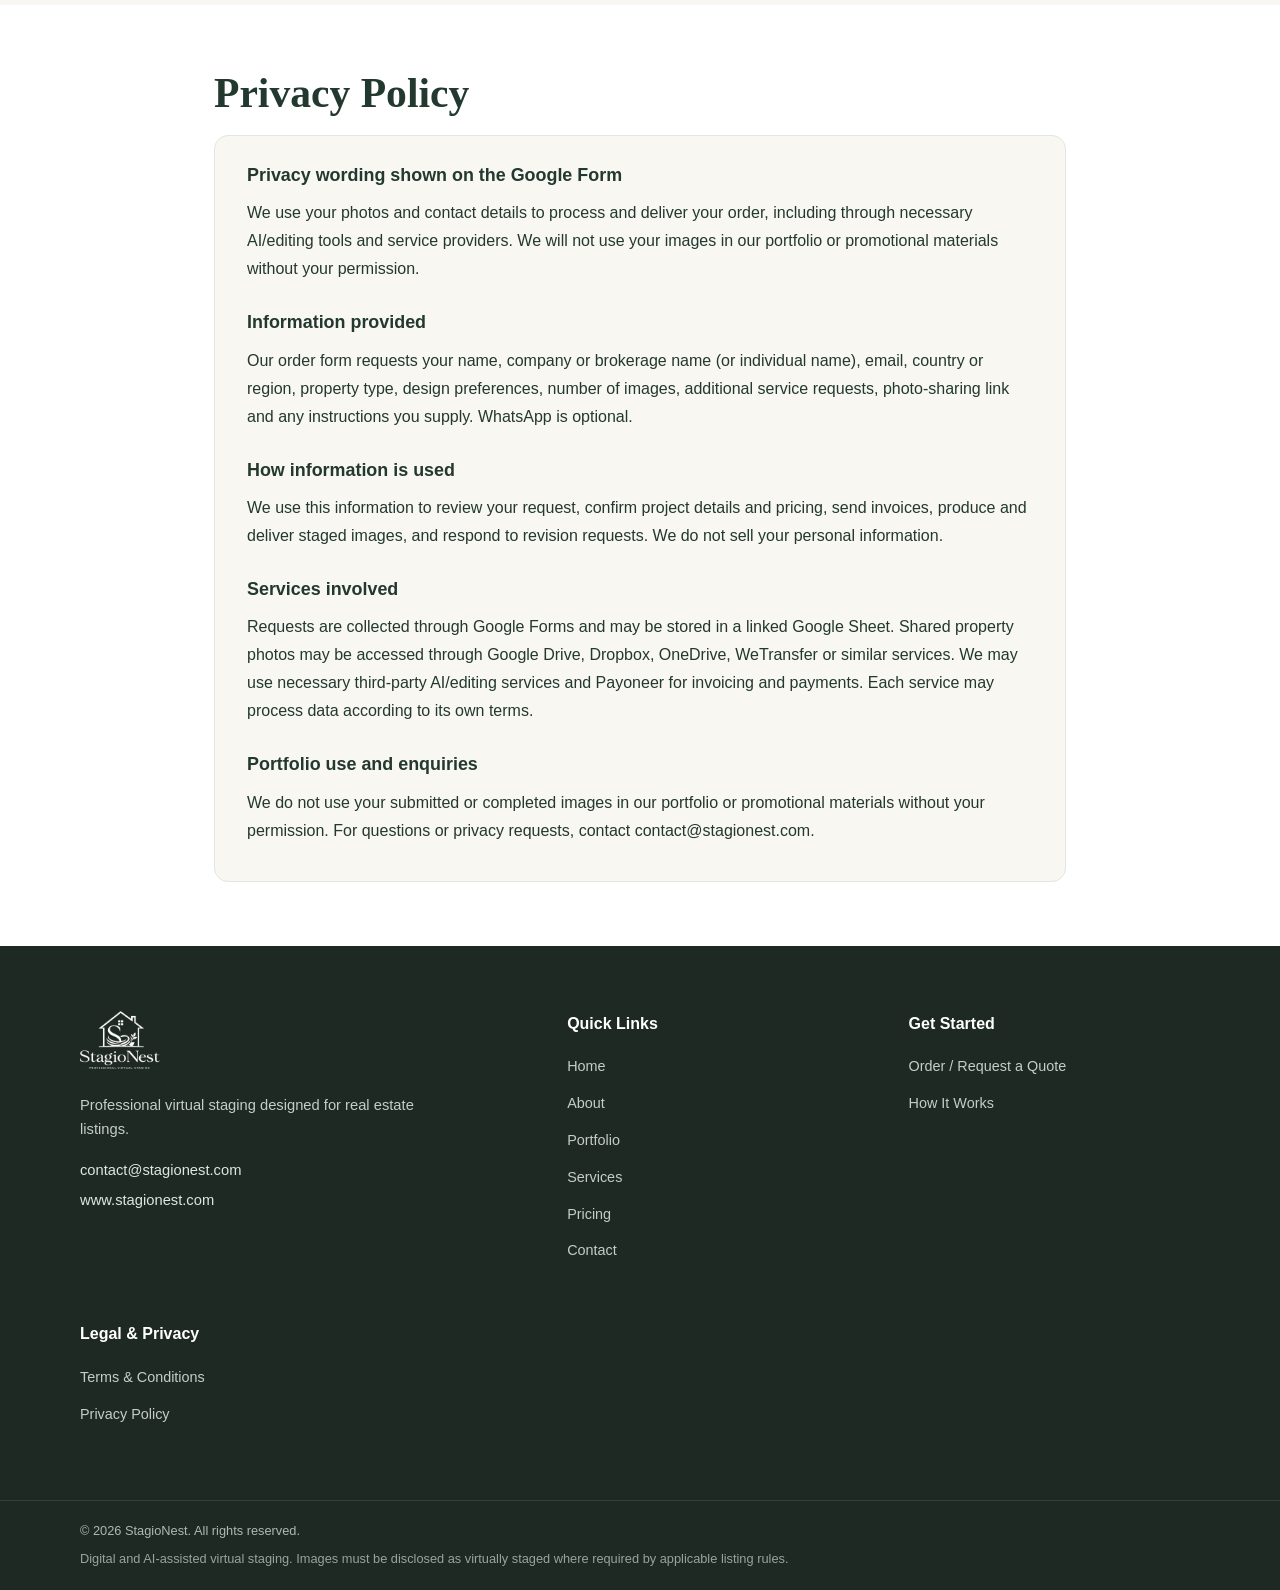
<file: index7.html>
<!DOCTYPE html>

<html lang="en">
<head>
<meta charset="utf-8"/>
<meta content="width=device-width, initial-scale=1.0" name="viewport"/>
<title>StagioNest | Professional Virtual Staging</title>
<meta content="Professional virtual staging for real estate agents. Transform empty spaces into realistic, beautifully staged homes for MLS listings." name="description"/>
<meta content="virtual staging, real estate virtual staging, AI virtual staging, MLS virtual staging, real estate agents" name="keywords"/>
<link href="CSS/style.css?v=final-20260913" rel="stylesheet"/>
<style>
    /* Two pricing options; retain the existing card styles. */
    #pricing .pricing-grid {
      display: grid;
      grid-template-columns: repeat(2, minmax(0, 1fr));
      max-width: 860px;
      margin-left: auto;
      margin-right: auto;
    }
    #pricing .pricing-card { grid-column: auto; min-width: 0; }
    @media (max-width: 640px) {
      #pricing .pricing-grid { grid-template-columns: minmax(0, 1fr); }
    }
  </style>
<style>
/* Consistent footer links and legal notice */
.site-footer .footer-links a{display:block;margin-bottom:0.55rem}
.footer-bottom p+p{margin-top:0.5rem;font-size:0.8rem;opacity:.85}
</style><style>
/* Legal policies embedded on the homepage */
.legal-section {padding:64px 0; background:#f8f7f2; color:#23382e; scroll-margin-top:90px;}
.legal-section.legal-alt {background:#fff;}
.legal-section .legal-container {max-width:900px; margin:0 auto; padding:0 24px;}
.legal-section h2 {font-family:Georgia,serif; font-size:clamp(1.8rem,4vw,2.6rem); margin:0 0 16px; line-height:1.2;}
.legal-section .legal-content {background:#fff; border:1px solid #e1e7df; border-radius:14px; padding:24px 32px; line-height:1.75;}
.legal-section.legal-alt .legal-content {background:#f8f7f2;}
.legal-section .legal-content h3 {font-family:inherit; font-size:1.12rem; color:#23382e; margin:24px 0 8px;}
.legal-section .legal-content h3:first-child {margin-top:0;}
.legal-section .legal-content p {margin:0 0 12px;}
@media (max-width:600px) {.legal-section {padding:44px 0;} .legal-section .legal-content {padding:20px;}}
</style></head>
<body>
<!-- ================= HEADER ================= -->
<header class="site-header">
<div class="container header-inner">
<a class="brand" href="#home">
<img alt="StagioNest Professional Virtual Staging" src="Images/stagionest-header-green-logo.png"/>
</a>
<button aria-expanded="false" aria-label="Open navigation menu" class="menu-toggle" id="menuToggle" type="button">
        ☰
      </button>
<nav class="main-nav" id="mainNav">
<a href="#home">Home</a>
<a href="#about">About</a>
<a href="#portfolio">Portfolio</a>
<a href="#services">Services</a>
<a href="#how-it-works">How It Works</a>
<a href="#pricing">Pricing</a>
<a href="#contact">Contact</a>
<a href="#get-started">Get Started</a>
</nav>
</div>
</header>
<main>
<!-- ================= HERO ================= -->
<section class="hero" id="home">
<div class="container hero-grid">
<div class="hero-content">
<span class="eyebrow">
            PROFESSIONAL VIRTUAL STAGING
          </span>
<h1>
            Transform Empty Spaces Into
            <span>Beautifully Staged Homes</span>
</h1>
<p class="hero-text">
            High-quality digital and AI-assisted virtual staging designed
            to help real estate agents present empty properties in their
            best light.
          </p>
<div class="hero-buttons">
<a class="btn btn-primary" href="#portfolio">
              View Portfolio
            </a>
<a class="btn btn-secondary" href="https://docs.google.com/forms/d/e/1FAIpQLScmyoGUQN8QSDTByxmWbQ-L_BOSzqhSHAVmzmCR7upJEYAdXw/viewform?usp=sharing&amp;ouid=106933683634657103569" rel="noopener noreferrer" target="_blank">
              Start with One Image — $15
            </a>
</div>
<div class="hero-features">
<div class="hero-feature">
<strong>✓ Listing-Focused</strong>
<span>Professional presentation</span>
</div>
<div class="hero-feature">
<strong>✓ Realistic Design</strong>
<span>Natural-looking interiors</span>
</div>
<div class="hero-feature">
<strong>✓ Confirmed Turnaround</strong>
<span>Timeline confirmed with your quote</span>
</div>
</div>
</div>
<div class="hero-image-wrapper">
<img alt="Warm contemporary modern virtually staged living room" class="hero-image" src="Images/virtual-staging-warm-contemporary-modern-living-room-hero.webp"/>
<div class="hero-overlay"></div>
<div class="hero-image-label">
<span>FEATURED WORK</span>
<strong>Warm Contemporary Living Room</strong>
</div>
</div>
</div>
</section>
<!-- ================= PORTFOLIO INTRO ================= -->
<section class="section portfolio-intro" id="portfolio">
<div class="container narrow text-center">
<span class="section-label">
          OUR WORK
        </span>
<h2>
          Before &amp; After
        </h2>
<p>
          See how professional virtual staging can transform empty
          spaces into inviting, market-ready interiors.
        </p>
</div>
</section>
<!-- ================= PORTFOLIO SLIDER ================= -->
<section class="portfolio-section">
<div class="container">
<div class="portfolio-slider" id="portfolioSlider">
<!-- PROJECT 1 -->
<article class="portfolio-card">
<div class="portfolio-images">
<div class="portfolio-image">
<span class="image-badge">BEFORE</span>
<img alt="Empty modern open plan living room and kitchen before virtual staging" loading="lazy" src="Images/empty-modern-open-plan-living-room-kitchen-before.webp"/>
</div>
<div class="portfolio-image">
<span class="image-badge after">AFTER</span>
<img alt="Virtually staged modern open plan living room and kitchen" loading="lazy" src="Images/virtual-staging-modern-open-plan-living-room-kitchen-after.webp"/>
</div>
</div>
<div class="portfolio-info">
<h3>Modern Open Plan Living &amp; Kitchen</h3>
<p>
                A coordinated virtual staging concept designed to
                define the living and kitchen areas clearly.
              </p>
</div>
</article>
<!-- PROJECT 2 -->
<article class="portfolio-card">
<div class="portfolio-images">
<div class="portfolio-image">
<span class="image-badge">BEFORE</span>
<img alt="Empty open concept living and dining room before virtual staging" loading="lazy" src="Images/empty-open-concept-living-dining-room-modern-home-before.webp"/>
</div>
<div class="portfolio-image">
<span class="image-badge after">AFTER</span>
<img alt="Virtually staged open concept living and dining room" loading="lazy" src="Images/virtual-staging-open-concept-living-dining-room-modern-home-after.webp"/>
</div>
</div>
<div class="portfolio-info">
<h3>Open Concept Living &amp; Dining</h3>
<p>
                A balanced furniture arrangement showing buyers
                how the open space can function.
              </p>
</div>
</article>
<!-- PROJECT 3 -->
<article class="portfolio-card">
<div class="portfolio-images">
<div class="portfolio-image">
<span class="image-badge">BEFORE</span>
<img alt="Empty covered patio before virtual staging" loading="lazy" src="Images/empty-covered-patio-real-estate-before.webp"/>
</div>
<div class="portfolio-image">
<span class="image-badge after">AFTER</span>
<img alt="Virtually staged covered patio" loading="lazy" src="Images/virtual-staging-covered-patio-real-estate-after.webp"/>
</div>
</div>
<div class="portfolio-info">
<h3>Covered Outdoor Patio</h3>
<p>
                An inviting outdoor living arrangement designed
                to highlight the property's lifestyle potential.
              </p>
</div>
</article>
<!-- PROJECT 4 -->
<article class="portfolio-card">
<div class="portfolio-images">
<div class="portfolio-image">
<span class="image-badge">BEFORE</span>
<img alt="Empty open concept kitchen and living room before virtual staging" loading="lazy" src="Images/empty-open-concept-kitchen-living-room-before.webp"/>
</div>
<div class="portfolio-image">
<span class="image-badge after">AFTER</span>
<img alt="Virtually staged open concept kitchen and living room" loading="lazy" src="Images/virtual-staging-open-concept-kitchen-living-room-after.webp"/>
</div>
</div>
<div class="portfolio-info">
<h3>Open Concept Kitchen &amp; Living Room</h3>
<p>
                Functional furniture placement that gives an empty
                open-plan property more visual purpose.
              </p>
</div>
</article>
<!-- PROJECT 5 -->
<article class="portfolio-card">
<div class="portfolio-images">
<div class="portfolio-image">
<span class="image-badge">BEFORE</span>
<img alt="Empty mid century modern living room before virtual staging" loading="lazy" src="Images/empty-mid-century-modern-living-room-before.webp"/>
</div>
<div class="portfolio-image">
<span class="image-badge after">AFTER</span>
<img alt="Virtually staged mid century modern living room" loading="lazy" src="Images/virtual-staging-mid-century-modern-living-room-after.webp"/>
</div>
</div>
<div class="portfolio-info">
<h3>Mid-Century Modern Living Room</h3>
<p>
                Warm wood tones and timeless furniture create an
                inviting real-estate presentation.
              </p>
</div>
</article>
<!-- PROJECT 6 -->
<article class="portfolio-card">
<div class="portfolio-images">
<div class="portfolio-image">
<span class="image-badge">BEFORE</span>
<img alt="Empty warm contemporary modern living room before virtual staging" loading="lazy" src="Images/empty-warm-contemporary-modern-living-room-before.webp"/>
</div>
<div class="portfolio-image">
<span class="image-badge after">AFTER</span>
<img alt="Virtually staged warm contemporary modern living room" loading="lazy" src="Images/virtual-staging-warm-contemporary-modern-living-room-after.webp"/>
</div>
</div>
<div class="portfolio-info">
<h3>Warm Contemporary Living Room</h3>
<p>
                Soft neutral furnishings and contemporary styling
                create a polished listing presentation.
              </p>
</div>
</article>
<!-- PROJECT 7 -->
<article class="portfolio-card">
<div class="portfolio-images">
<div class="portfolio-image">
<span class="image-badge">BEFORE</span>
<img alt="Empty modern organic bedroom before virtual staging" loading="lazy" src="Images/empty-modern-organic-bedroom-before.webp"/>
</div>
<div class="portfolio-image">
<span class="image-badge after">AFTER</span>
<img alt="Virtually staged modern organic bedroom" loading="lazy" src="Images/virtual-staging-modern-organic-bedroom-after.webp"/>
</div>
</div>
<div class="portfolio-info">
<h3>Modern Organic Bedroom</h3>
<p>
                Natural textures, warm neutrals and simple furnishings
                create a comfortable bedroom concept.
              </p>
</div>
</article>
<!-- PROJECT 8 -->
<article class="portfolio-card">
<div class="portfolio-images">
<div class="portfolio-image">
<span class="image-badge">BEFORE</span>
<img alt="Empty warm contemporary primary bedroom before virtual staging" loading="lazy" src="Images/empty-warm-contemporary-primary-bedroom-before.webp"/>
</div>
<div class="portfolio-image">
<span class="image-badge after">AFTER</span>
<img alt="Virtually staged warm contemporary primary bedroom" loading="lazy" src="Images/virtual-staging-warm-contemporary-primary-bedroom-after.webp"/>
</div>
</div>
<div class="portfolio-info">
<h3>Warm Contemporary Primary Bedroom</h3>
<p>
                A calm, sophisticated bedroom design suitable for
                residential real-estate listings.
              </p>
</div>
</article>
<!-- PROJECT 9 -->
<article class="portfolio-card">
<div class="portfolio-images">
<div class="portfolio-image">
<span class="image-badge">BEFORE</span>
<img alt="Empty modern bedroom with balcony before virtual staging" loading="lazy" src="Images/empty-modern-bedroom-with-balcony-before.webp"/>
</div>
<div class="portfolio-image">
<span class="image-badge after">AFTER</span>
<img alt="Virtually staged modern bedroom with balcony" loading="lazy" src="Images/virtual-staging-modern-bedroom-with-balcony-after.webp"/>
</div>
</div>
<div class="portfolio-info">
<h3>Modern Bedroom With Balcony</h3>
<p>
                A clean bedroom arrangement that helps buyers
                visualize the available living space.
              </p>
</div>
</article>
<!-- PROJECT 10 -->
<article class="portfolio-card">
<div class="portfolio-images">
<div class="portfolio-image">
<span class="image-badge">BEFORE</span>
<img alt="Empty modern organic living room before virtual staging" loading="lazy" src="Images/empty-modern-organic-living-room-before.webp"/>
</div>
<div class="portfolio-image">
<span class="image-badge after">AFTER</span>
<img alt="Virtually staged modern organic living room" loading="lazy" src="Images/virtual-staging-modern-organic-living-room-after.webp"/>
</div>
</div>
<div class="portfolio-info">
<h3>Modern Organic Living Room</h3>
<p>
                Warm natural styling designed to give an empty room
                a welcoming and contemporary feel.
              </p>
</div>
</article>
<!-- PROJECT 11 -->
<article class="portfolio-card">
<div class="portfolio-images">
<div class="portfolio-image">
<span class="image-badge">BEFORE</span>
<img alt="Empty modern flex room before virtual staging" loading="lazy" src="Images/empty-modern-flex-room-real-estate-before.webp"/>
</div>
<div class="portfolio-image">
<span class="image-badge after">AFTER</span>
<img alt="Virtually staged modern flex room" loading="lazy" src="Images/virtual-staging-modern-flex-room-real-estate-after.webp"/>
</div>
</div>
<div class="portfolio-info">
<h3>Modern Flex Room</h3>
<p>
                A flexible room concept showing how an unused space
                can serve a practical purpose.
              </p>
</div>
</article>
<!-- PROJECT 12 -->
<article class="portfolio-card">
<div class="portfolio-images">
<div class="portfolio-image">
<span class="image-badge">BEFORE</span>
<img alt="Empty modern home office before virtual staging" loading="lazy" src="Images/empty-modern-home-office-us-real-estate-before.webp"/>
</div>
<div class="portfolio-image">
<span class="image-badge after">AFTER</span>
<img alt="Virtually staged modern home office" loading="lazy" src="Images/virtual-staging-modern-home-office-us-real-estate-after.webp"/>
</div>
</div>
<div class="portfolio-info">
<h3>Modern Home Office</h3>
<p>
                A practical home-office setup designed for modern
                residential property listings.
              </p>
</div>
</article>
</div>
<div class="slider-controls">
<button aria-label="Previous project" class="slider-btn" id="prevProject" type="button">
            ←
          </button>
<span id="sliderCounter">1 / 12</span>
<button aria-label="Next project" class="slider-btn" id="nextProject" type="button">
            →
          </button>
</div>
</div>
</section>
<!-- ================= DESIGN STYLES ================= -->
<section class="section styles-section">
<div class="container">
<div class="section-heading text-center">
<span class="section-label">
            DESIGN OPTIONS
          </span>
<h2>
            One Room. Different Possibilities.
          </h2>
<p>
            See how the same empty living room can be presented
            in different design styles.
          </p>
</div>
<div class="style-showcase">
<div class="style-slide active">
<img alt="Empty mid century modern living room before styling" loading="lazy" src="Images/empty-mid-century-modern-living-room-before.webp"/>
<div class="style-caption">
<span>STARTING POINT</span>
<h3>Empty Living Room</h3>
<p>The original empty room before virtual staging.</p>
</div>
</div>
<div class="style-slide">
<img alt="Organic modern living room style" loading="lazy" src="Images/organic-modern-living-room.webp"/>
<div class="style-caption">
<span>ORGANIC MODERN</span>
<h3>Organic Modern</h3>
<p>Warm neutrals, natural textures and contemporary furniture.</p>
</div>
</div>
<div class="style-slide">
<img alt="Scandinavian living room style" loading="lazy" src="Images/scandinavian-living-room.webp"/>
<div class="style-caption">
<span>SCANDINAVIAN</span>
<h3>Scandinavian</h3>
<p>Light tones, simple forms and comfortable modern styling.</p>
</div>
</div>
<div class="style-slide">
<img alt="Minimalist city living room style" loading="lazy" src="Images/minimalist-city-living-room.webp"/>
<div class="style-caption">
<span>MINIMALIST CITY</span>
<h3>Minimalist City</h3>
<p>Clean lines, sophisticated furniture and uncluttered design.</p>
</div>
</div>
</div>
<div class="style-controls">
<button aria-label="Previous design style" class="slider-btn" id="prevStyle" type="button">
            ←
          </button>
<span id="styleCounter">1 / 4</span>
<button aria-label="Next design style" class="slider-btn" id="nextStyle" type="button">
            →
          </button>
</div>
</div>
</section>
<!-- ================= SERVICES ================= -->
<section class="section services-section" id="services">
<div class="container">
<div class="section-heading text-center">
<span class="section-label">SERVICES</span>
<h2>Virtual Staging Services</h2>
<p>
            Professional digital staging for empty residential properties.
          </p>
</div>
<div class="service-grid">
<div class="service-card">
<h3>Virtual Furniture</h3>
<p>
              Add realistic furniture, rugs, artwork, lighting and
              décor to empty rooms.
            </p>
</div>
<div class="service-card">
<h3>Room Transformation</h3>
<p>
              Show buyers the potential of bedrooms, living rooms,
              kitchens, offices and other spaces.
            </p>
</div>
<div class="service-card">
<h3>Outdoor Staging</h3>
<p>
              Transform patios and outdoor areas into attractive
              lifestyle spaces.
            </p>
</div>
</div>
</div>
</section>
<!-- ================= ABOUT ================= -->
<section class="section about-section" id="about">
<div class="container narrow">
<div class="section-heading text-center">
<span class="section-label">ABOUT</span>
<h2>About StagioNest</h2>
</div>
<div class="about-content">
<p>
            StagioNest is a professional virtual staging service created to help real estate agents present empty properties in their best light.
          </p>
<p>
            I started StagioNest because empty rooms often fail to show a property’s full potential online. My focus is on realistic, MLS-friendly staging that helps buyers clearly visualize the space.
          </p>
<p>
            As a one-person studio, I personally handle every project — from reviewing your photos to delivering the final images. This means consistent quality, clear communication, and careful attention to every detail.
          </p>
<p>
            Whether you need a single room or a full listing, the goal is simple: natural-looking results that support your marketing and help your listings stand out.
          </p>
<p><strong>Our editing process: </strong>We use digital and AI-assisted tools, with personal review of each project. Virtual furniture and décor are illustrations, not physical features of the property. Clients should follow their local MLS and listing-disclosure rules.</p></div>
</div>
</section>
<!-- ================= HOW IT WORKS ================= -->
<section class="section process-section" id="how-it-works">
<div class="container">
<div class="section-heading text-center">
<span class="section-label">SIMPLE PROCESS</span>
<h2>How It Works</h2>
</div>
<div class="process-grid">
<div class="process-step"><h3>Submit Your Request</h3><p>Use our single order form to share accessible property photo links, styling preferences, and any additional services.</p></div><div class="process-step"><h3>Review &amp; Quote</h3><p>We review your request and confirm the final price, delivery estimate, and project details by email.</p></div><div class="process-step"><h3>Pay &amp; We Stage</h3><p>After payment through a Payoneer invoice is confirmed, we create your digital and AI-assisted virtual staging.</p></div><div class="process-step"><h3>Receive Your Images</h3><p>Receive your staged images with one revision round per image included.</p></div></div>
</div>
</section>
<!-- ================= PRICING ================= -->
<section class="section pricing-section" id="pricing">
<div class="container">
<div class="section-heading text-center">
<span class="section-label">SIMPLE PRICING</span>
<h2>Simple, Clear Pricing</h2>
<p>Order 1–9 images at $15 each. For 10 or more images or optional add-on services, request a custom quote. Prices are in USD. Work starts after your quote is confirmed and your Payoneer invoice is paid.</p>
</div>
<div class="pricing-grid">
<div class="pricing-card">
<h3>Pay Per Image</h3>
<div class="price">$15 <span>/ image</span></div>
<p>Start with one room or order up to 9 images.</p>
<ul>
<li>$15 for each virtually staged image</li>
<li>Professional styling</li>
<li>High-resolution staged images</li>
<li>One revision round per image included</li>
</ul>
<a class="btn btn-outline-green" href="https://docs.google.com/forms/d/e/1FAIpQLScmyoGUQN8QSDTByxmWbQ-L_BOSzqhSHAVmzmCR7upJEYAdXw/viewform?usp=sharing&amp;ouid=106933683634657103569" rel="noopener noreferrer" target="_blank">Order Your Images</a>
</div>
<div class="pricing-card custom-pricing-card">
<h3>10+ Images</h3>
<div class="price custom-price">Custom Quote</div>
<p>Pricing tailored to your larger project.</p>
<ul>
<li>10 or more virtually staged images</li>
<li>Professional styling</li>
<li>Price and delivery agreed before work begins</li>
<li>One revision round per image included</li>
</ul>
<a class="btn btn-outline-green" href="https://docs.google.com/forms/d/e/1FAIpQLScmyoGUQN8QSDTByxmWbQ-L_BOSzqhSHAVmzmCR7upJEYAdXw/viewform?usp=sharing&amp;ouid=106933683634657103569" rel="noopener noreferrer" target="_blank">Request a Custom Quote</a>
</div>
</div>
</div>
</section>
<!-- ================= CONTACT ================= -->
<section class="section contact-section" id="contact">
<div class="container narrow text-center">
<div class="section-heading">
<span class="section-label">CONTACT</span>
<h2>Get In Touch</h2>
</div>
<div class="contact-content">
<p>
            Have a question or ready to get started?<br/>
            I’d love to hear from you.
          </p>
<div class="contact-details">
<p>
<strong>Email:</strong>
<a href="mailto:contact@stagionest.com">contact@stagionest.com</a>
</p>
<p>
<strong>Website:</strong>
<a href="https://www.stagionest.com" rel="noopener" target="_blank">www.stagionest.com</a>
</p>
</div>
<p class="contact-note">
            Feel free to reach out anytime — I reply to every message personally.
          </p>
</div>
</div>
</section>
<!-- ================= CTA ================= -->
<section class="cta-section" id="get-started">
<div class="container cta-inner">
<div class="cta-content">
<span class="section-label">GET STARTED</span>
<h2>Ready to Transform Your Listing?</h2>
<p>
            Send us your property photos and let us show you what
            professional virtual staging can do.
          </p>
<p class="sample-note">Start with one image for $15, including one revision round. No package commitment required. Submit a photo-sharing link and receive a confirmed quote before payment.</p>
</div>
<a class="btn btn-light" href="https://docs.google.com/forms/d/e/1FAIpQLScmyoGUQN8QSDTByxmWbQ-L_BOSzqhSHAVmzmCR7upJEYAdXw/viewform?usp=sharing&amp;ouid=106933683634657103569" rel="noopener noreferrer" target="_blank">
          Order Your First Image
        </a>
</div>
</section>
<section aria-label="Terms &amp; Conditions" class="legal-section" id="terms"><div class="legal-container"><h2>Terms &amp; Conditions</h2><div class="legal-content"><h3>Image Permission</h3><p>You own the submitted photos or have permission to share them for editing.</p><h3>Service</h3><p>We provide AI-assisted digital virtual staging while preserving the property’s permanent features. After full payment, you may use the delivered images to market the property.</p><h3>Pricing &amp; Payment</h3><p>Orders of 1–9 images cost $15 per image. Orders of 10+ images require a custom quote. Additional services are charged separately as agreed. All prices are in USD. We confirm the total price before payment.</p><h3>Delivery</h3><p>Standard delivery is 24–48 hours after payment and receipt of all required photos and instructions. Delivery for larger or complex orders is agreed separately. We will notify you of any delay.</p><h3>Revisions</h3><p>One revision round per image is included for adjustments within the original brief. Please send changes together within 7 days of delivery. New photos, a different design brief, or extra revision rounds may cost more, subject to your approval. Any errors on our part will be corrected at no additional charge and will not count toward your included revision round.</p><h3>Cancellation &amp; Refunds</h3><p>After payment, change-of-mind cancellations and refunds are not accepted, except where required by law. If we cannot deliver the agreed service, we will refund the undelivered portion. Your statutory rights remain unaffected.</p><h3>Listing Use</h3><p>Please review the images before publishing and follow your applicable MLS and advertising requirements, including disclosure of virtual staging. Acceptance by every listing platform is not guaranteed.</p><h3>Privacy</h3><p>We use your photos and contact details to process and deliver your order, including through necessary AI/editing tools and service providers. We will not use your images in our portfolio or promotional materials without your permission.</p><h3>Payment &amp; Order Confirmation</h3><p>After reviewing your request, we’ll confirm the order details, total price, and delivery time by email, then send a Payoneer invoice.</p><p>Work begins once payment is confirmed and all required photos and instructions have been received.</p><p>Your completed images will be delivered to the email address provided in this form.</p></div></div></section><section aria-label="Privacy Policy" class="legal-section legal-alt" id="privacy"><div class="legal-container"><h2>Privacy Policy</h2><div class="legal-content"><h3>Privacy wording shown on the Google Form</h3><p>We use your photos and contact details to process and deliver your order, including through necessary AI/editing tools and service providers. We will not use your images in our portfolio or promotional materials without your permission.</p><h3>Information provided</h3><p>Our order form requests your name, company or brokerage name (or individual name), email, country or region, property type, design preferences, number of images, additional service requests, photo-sharing link and any instructions you supply. WhatsApp is optional.</p><h3>How information is used</h3><p>We use this information to review your request, confirm project details and pricing, send invoices, produce and deliver staged images, and respond to revision requests. We do not sell your personal information.</p><h3>Services involved</h3><p>Requests are collected through Google Forms and may be stored in a linked Google Sheet. Shared property photos may be accessed through Google Drive, Dropbox, OneDrive, WeTransfer or similar services. We may use necessary third-party AI/editing services and Payoneer for invoicing and payments. Each service may process data according to its own terms.</p><h3>Portfolio use and enquiries</h3><p>We do not use your submitted or completed images in our portfolio or promotional materials without your permission. For questions or privacy requests, contact <a href="mailto:contact@stagionest.com">contact@stagionest.com</a>.</p></div></div></section></main>
<!-- ================= FOOTER ================= -->
<footer class="site-footer">
<div class="container footer-grid">
<div class="footer-brand">
<div class="footer-logo-box">
<img alt="StagioNest Professional Virtual Staging" class="footer-logo" src="Images/stagionest-footer-white-transparent-logo.png"/>
</div>
<p>
          Professional virtual staging designed for real estate listings.
        </p>
<div class="footer-contact">
<p>
<a href="mailto:contact@stagionest.com">contact@stagionest.com</a>
</p>
<p>
<a href="https://www.stagionest.com" rel="noopener" target="_blank">www.stagionest.com</a>
</p>
</div>
</div>
<div class="footer-links">
<h3>Quick Links</h3>
<a href="#home">Home</a>
<a href="#about">About</a>
<a href="#portfolio">Portfolio</a>
<a href="#services">Services</a>
<a href="#pricing">Pricing</a>
<a href="#contact">Contact</a>
</div>
<div class="footer-links"><h3>Get Started</h3>
<a href="https://docs.google.com/forms/d/e/1FAIpQLScmyoGUQN8QSDTByxmWbQ-L_BOSzqhSHAVmzmCR7upJEYAdXw/viewform?usp=sharing&amp;ouid=106933683634657103569" rel="noopener noreferrer" target="_blank">Order / Request a Quote</a>
<a href="#how-it-works">How It Works</a>
</div>
<div class="footer-links"><h3>Legal &amp; Privacy</h3><a href="#terms">Terms &amp; Conditions</a><a href="#privacy">Privacy Policy</a></div></div>
<div class="footer-bottom">
<div class="container">
<p>
          © <span id="year"></span> StagioNest. All rights reserved.
        </p>
<p>Digital and AI-assisted virtual staging. Images must be disclosed as virtually staged where required by applicable listing rules.</p></div>
</div>
</footer>
<script defer="" src="JS/script.js?v=final-20260913"></script>
</body>
</html>
</file>
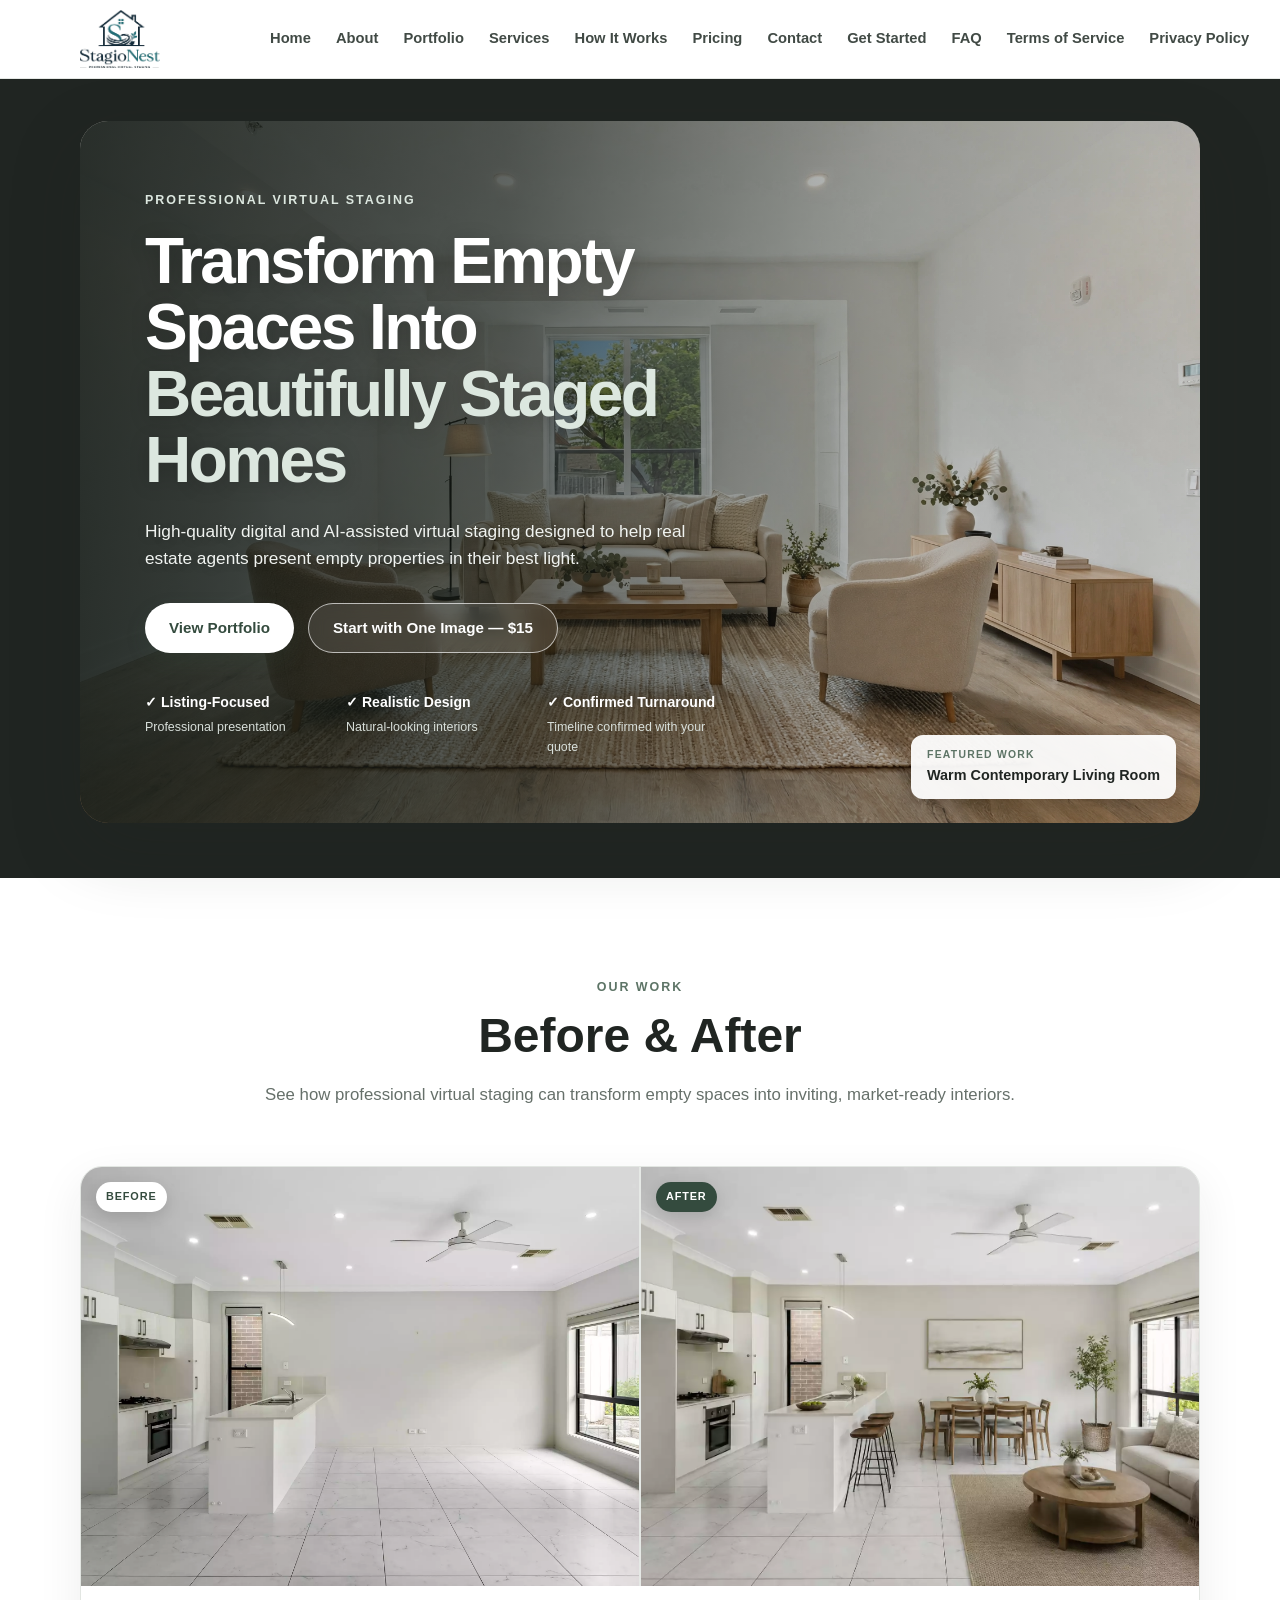
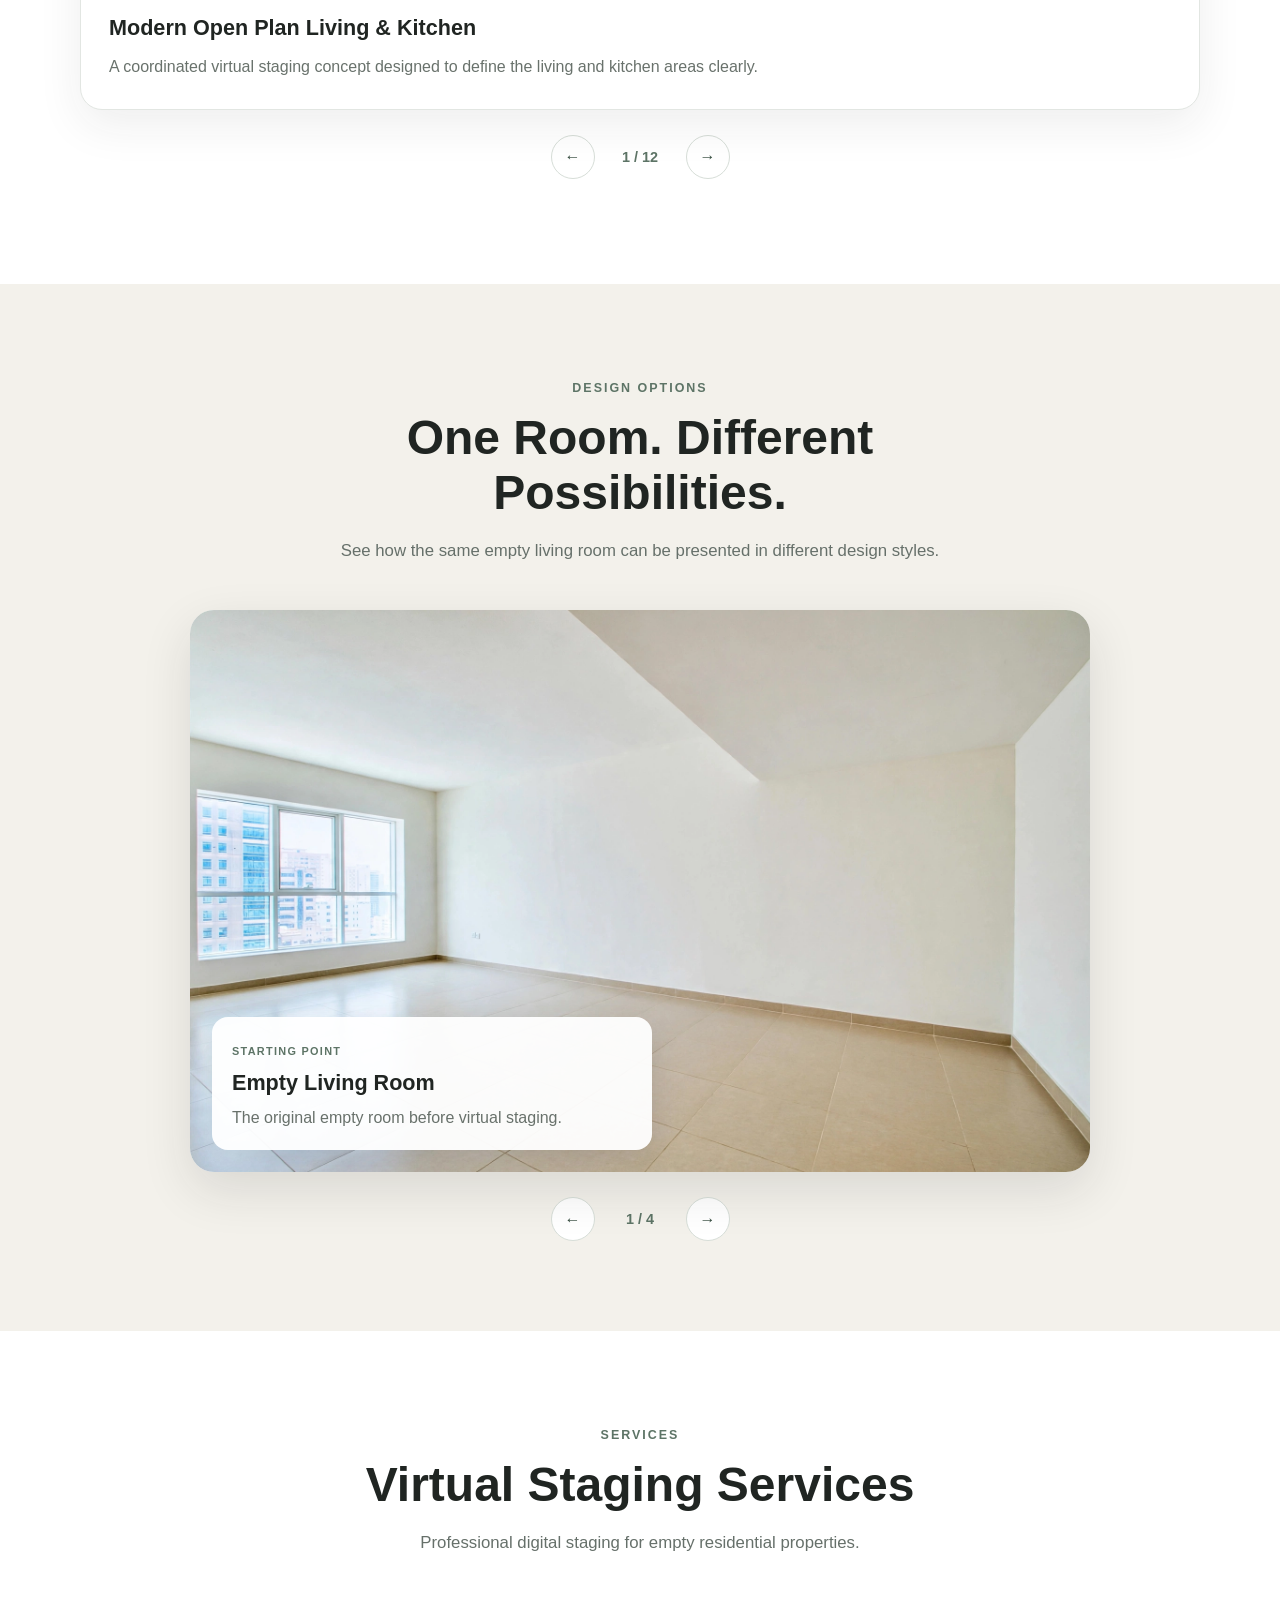
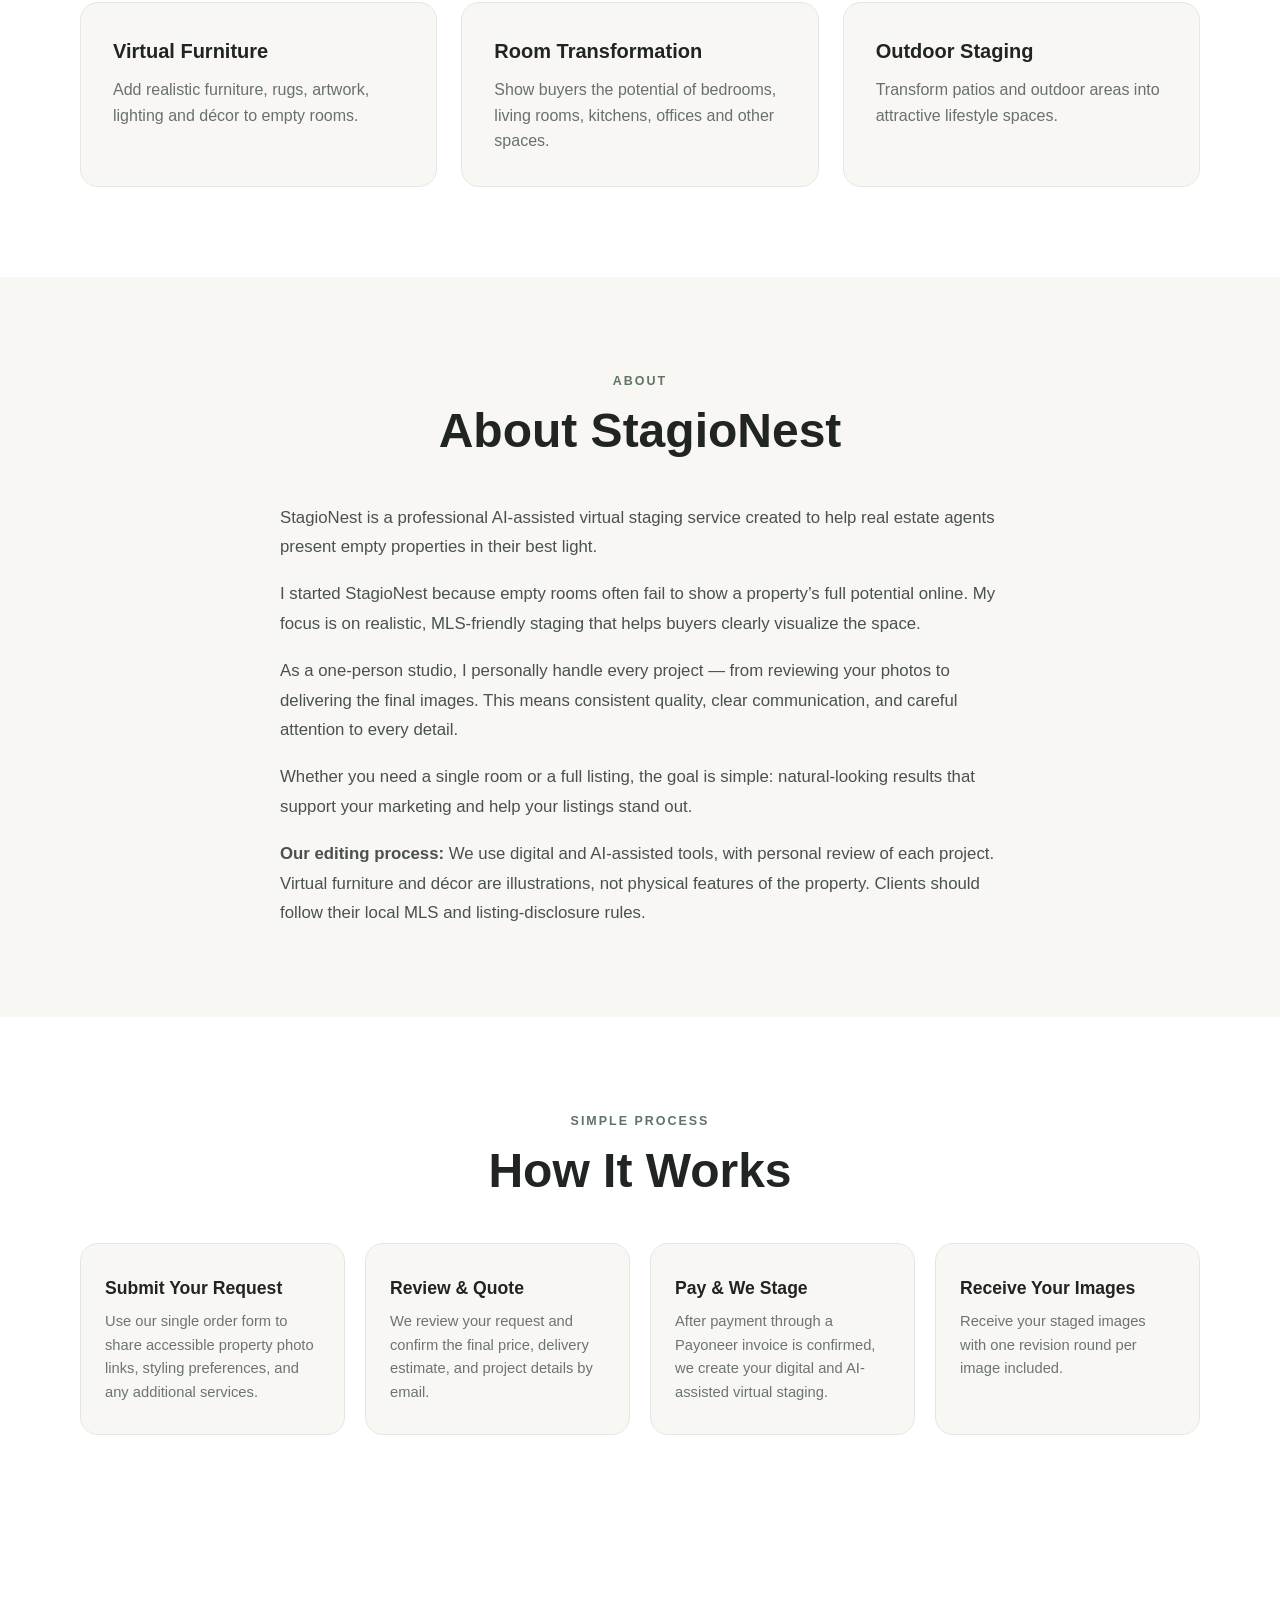
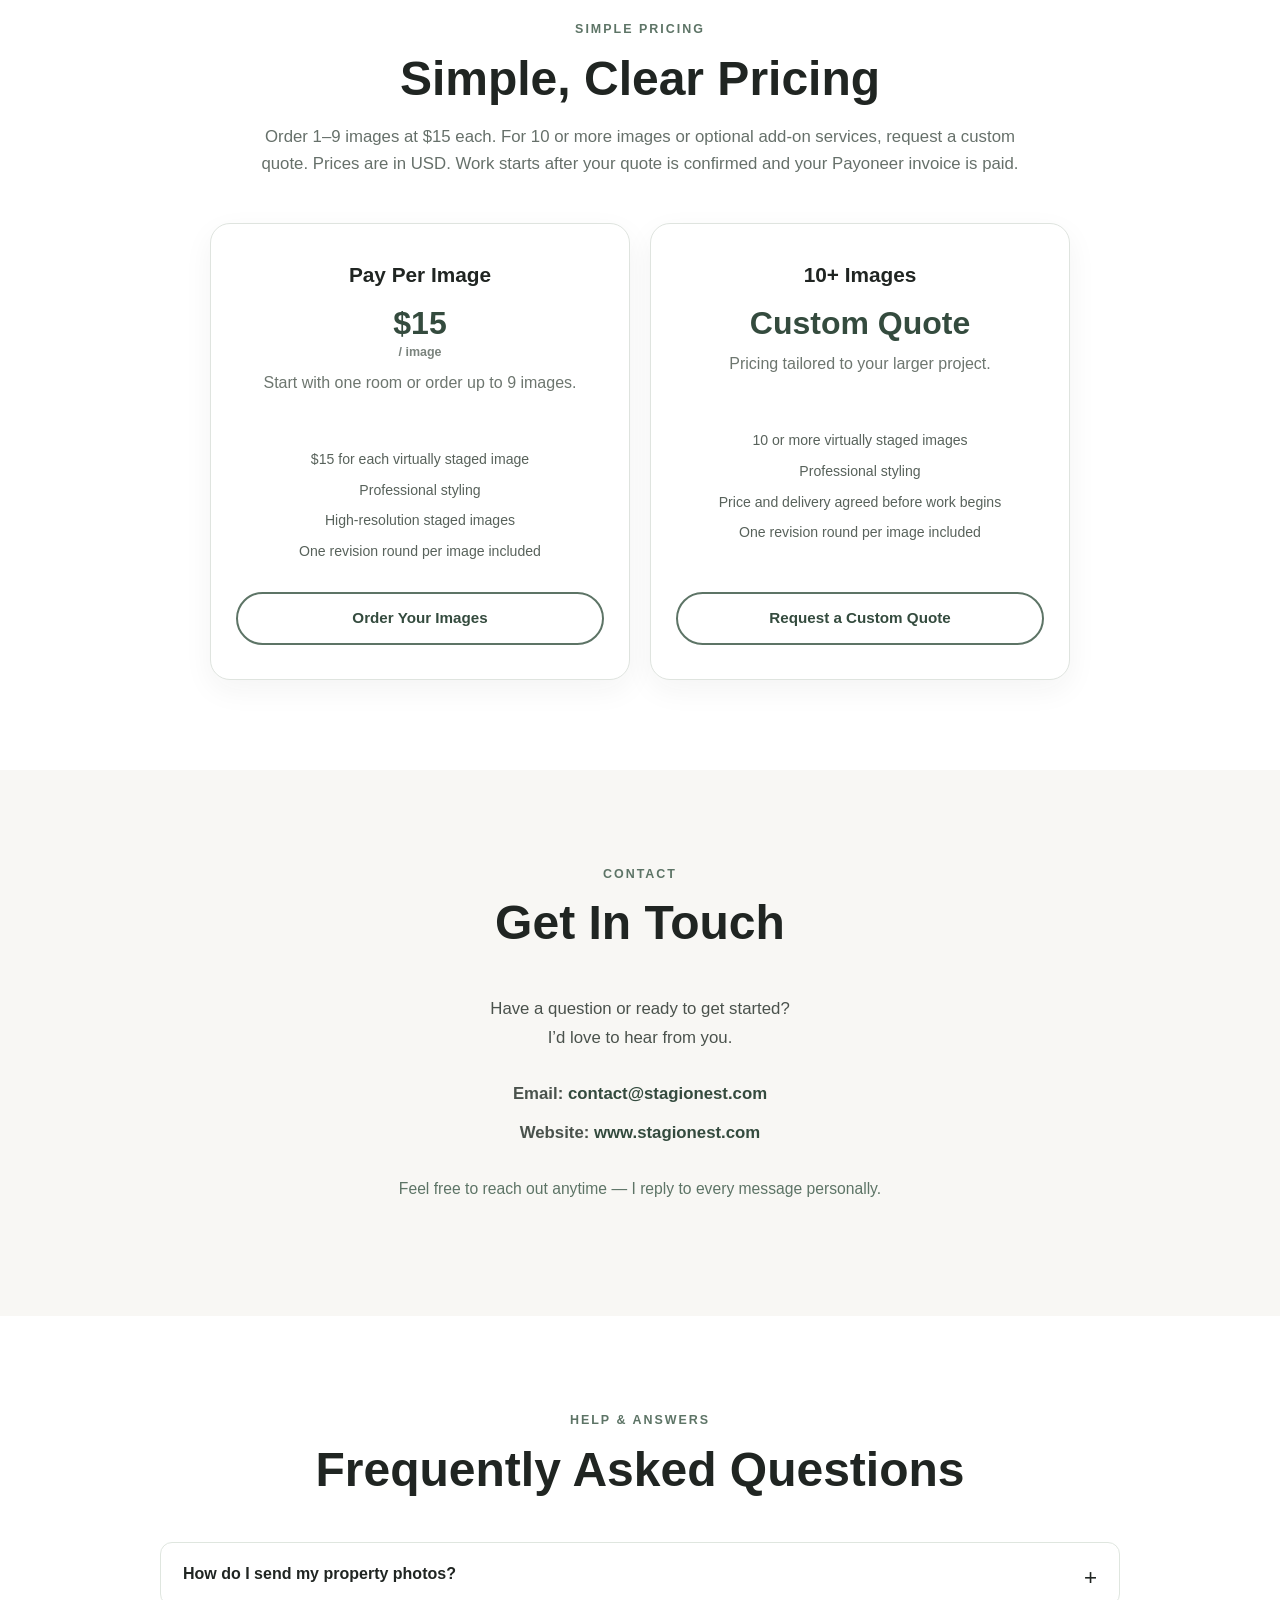
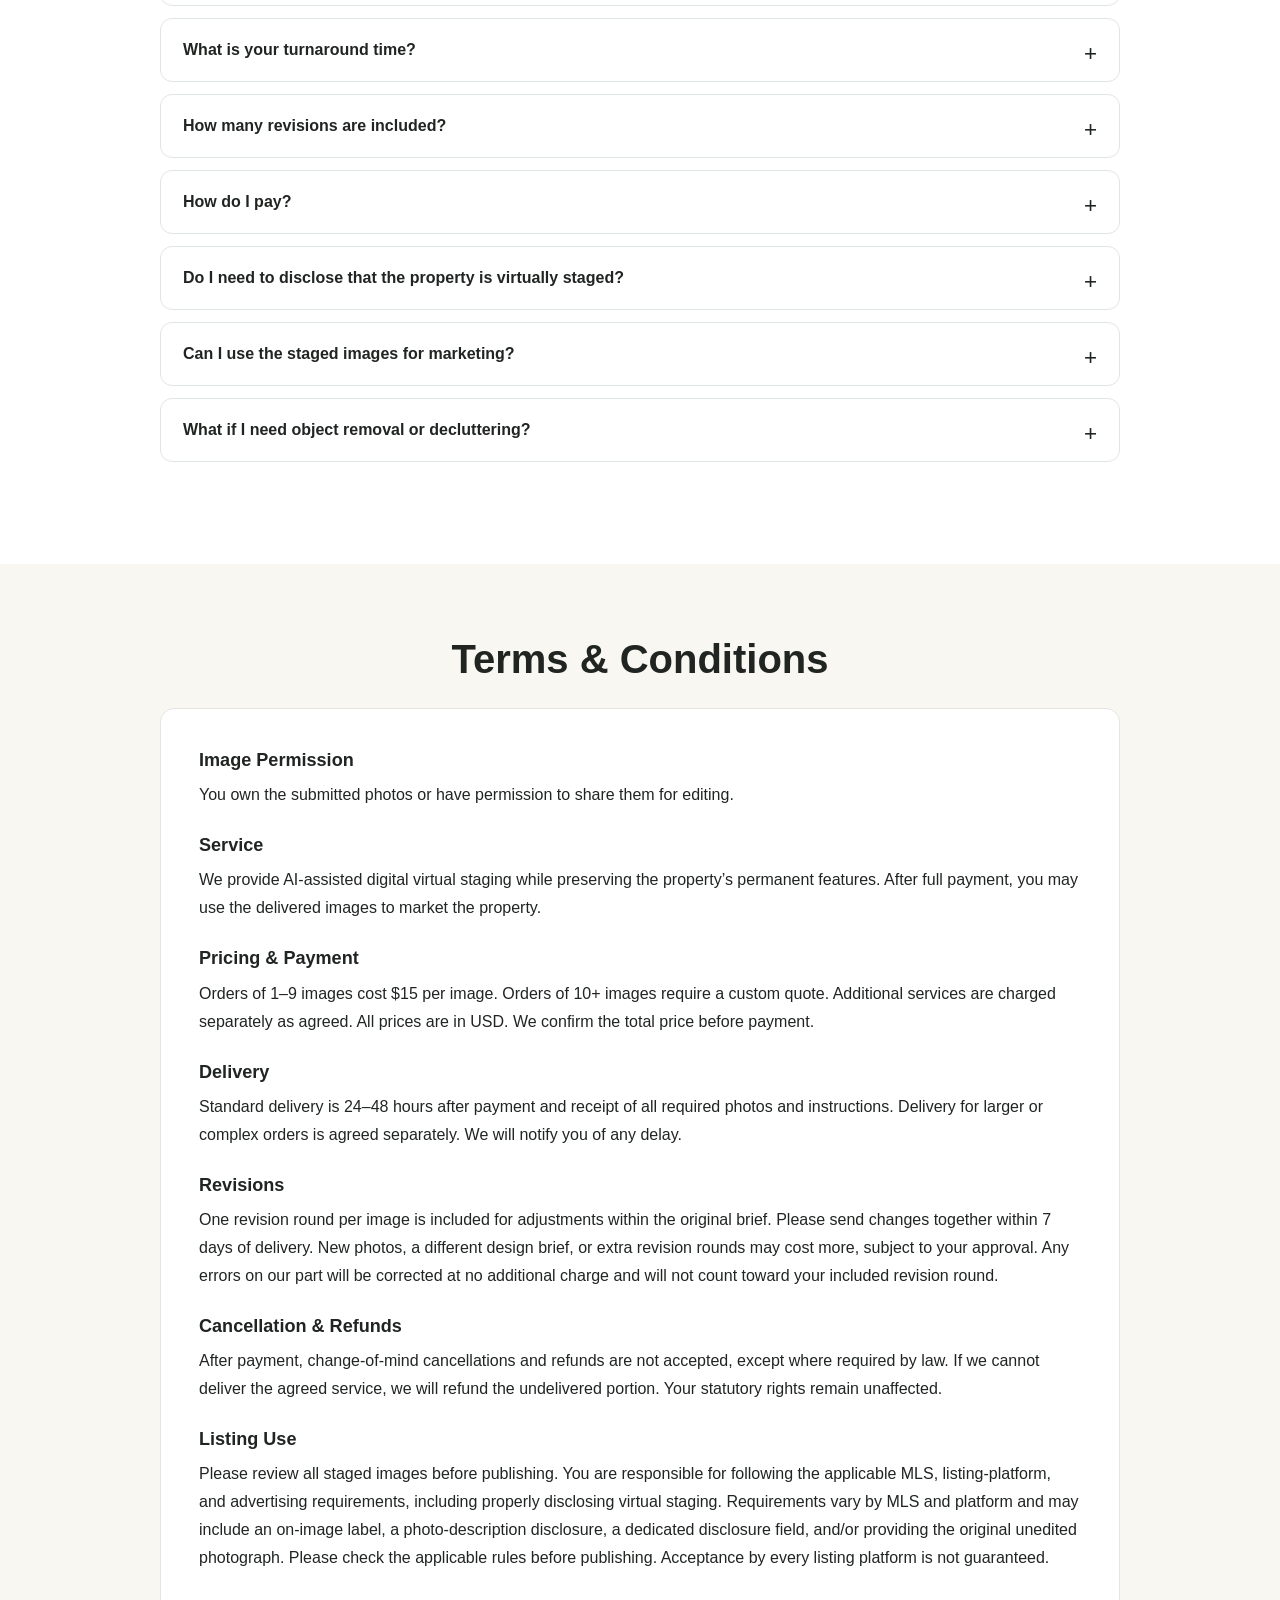
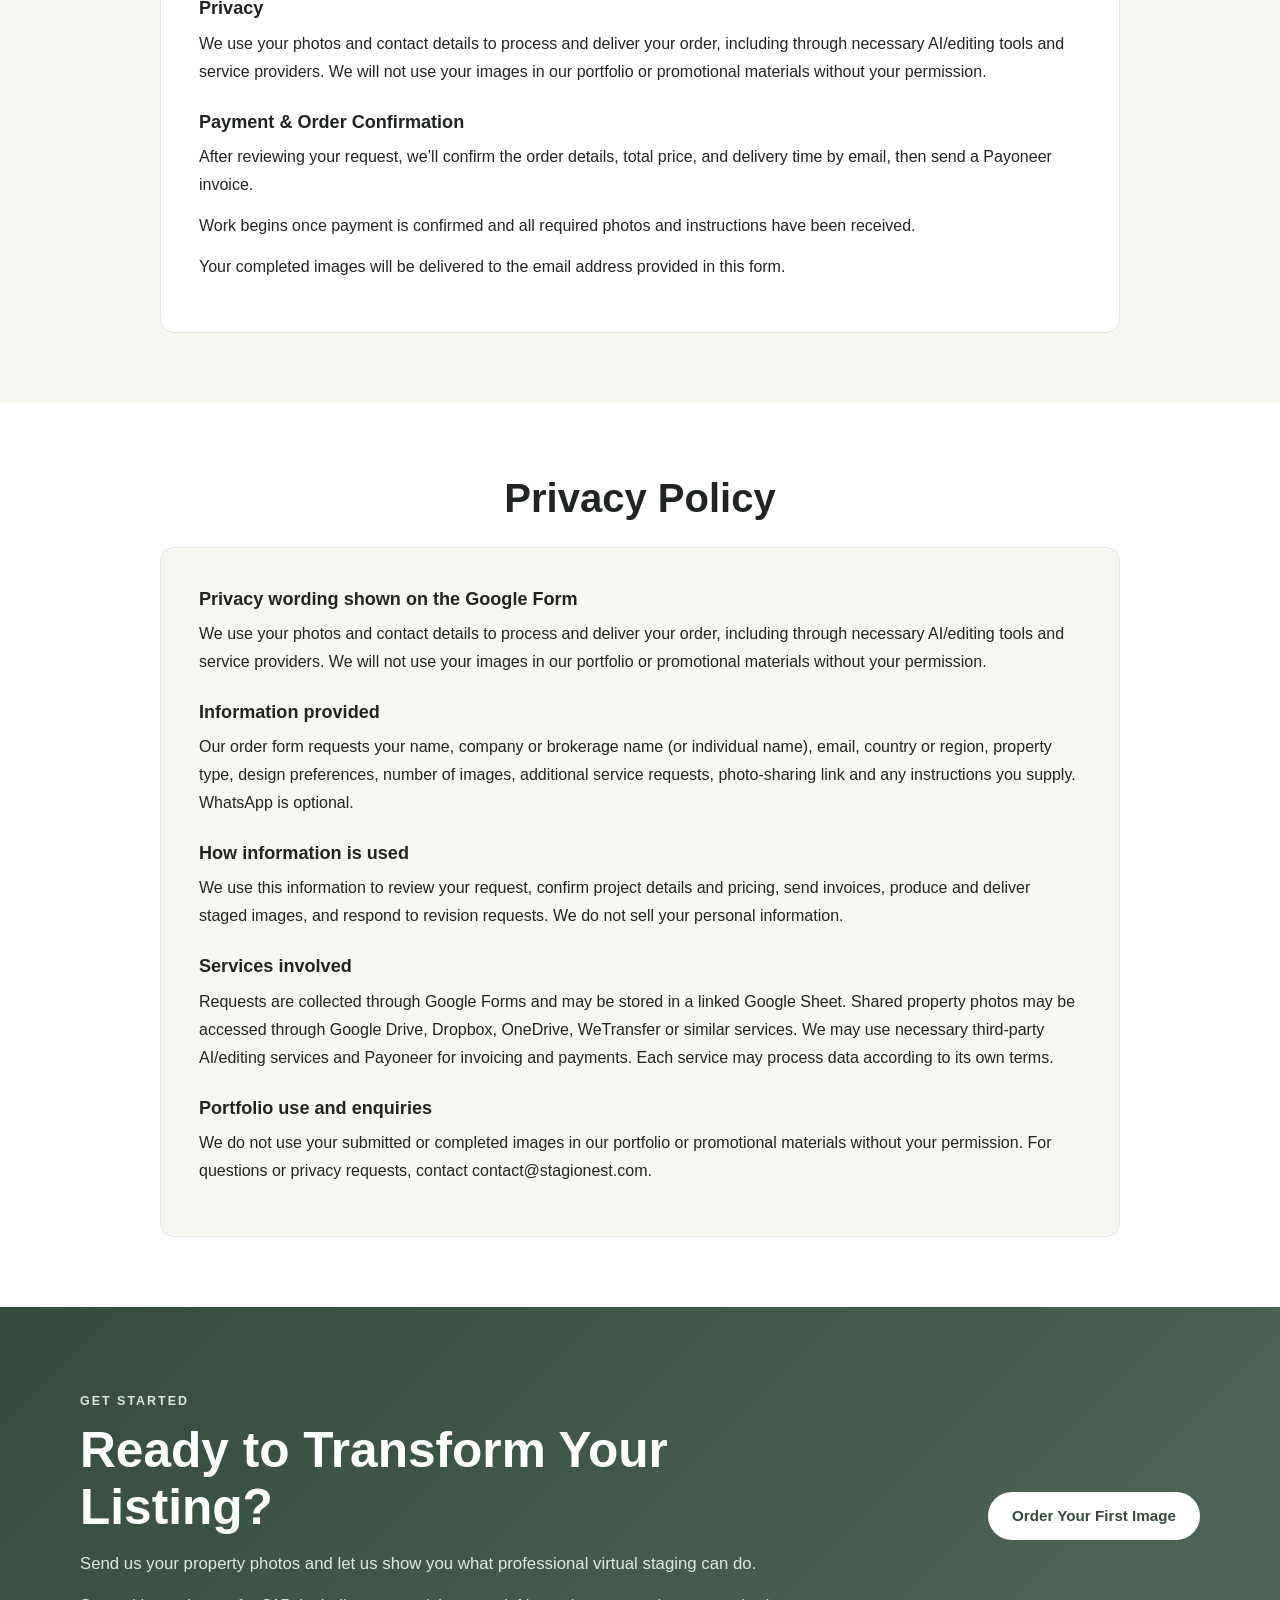
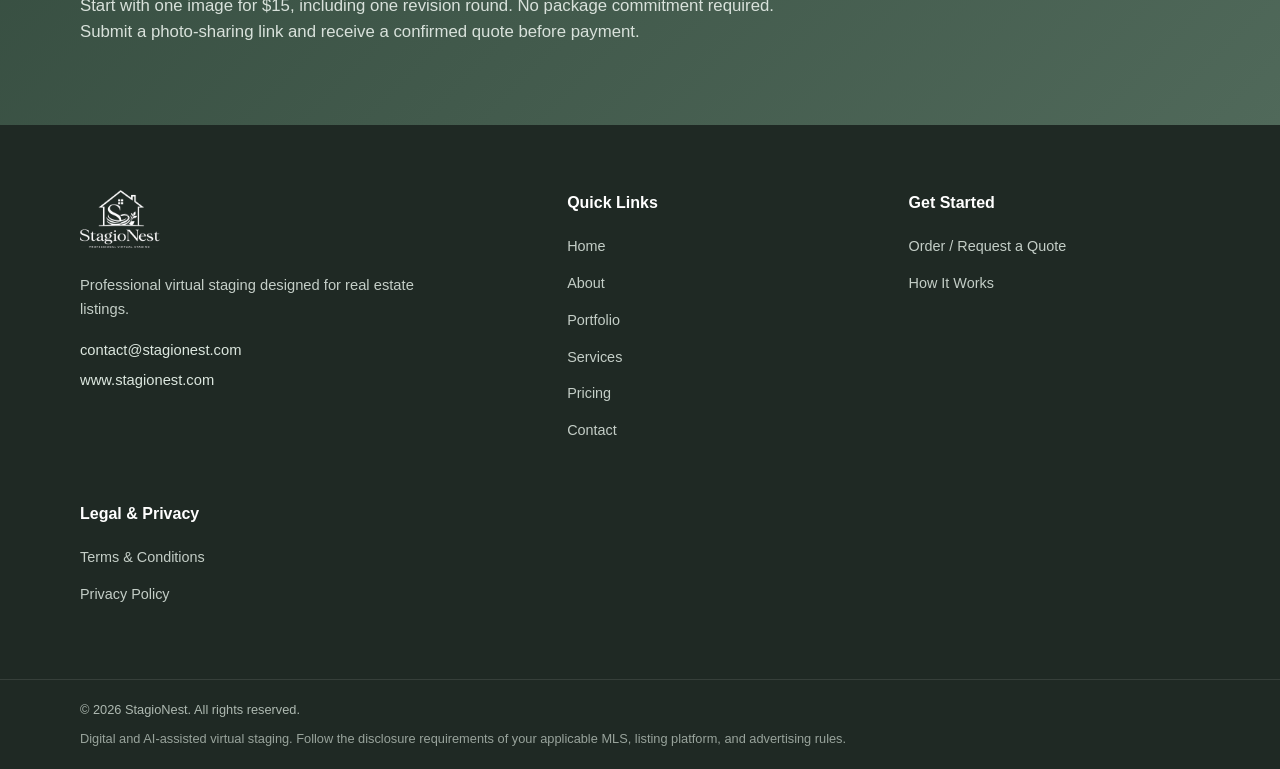
<file: index9.html>
<!DOCTYPE html>

<html lang="en">
<head>
<meta charset="utf-8"/>
<meta content="width=device-width, initial-scale=1.0" name="viewport"/>
<title>StagioNest | Professional Virtual Staging</title>
<meta content="Professional virtual staging for real estate agents. Transform empty spaces into realistic, beautifully staged homes for MLS listings." name="description"/>
<meta content="virtual staging, real estate virtual staging, AI virtual staging, MLS virtual staging, real estate agents" name="keywords"/>
<link href="CSS/style.css?v=final-20260913" rel="stylesheet"/>
<style>
    /* Two pricing options; retain the existing card styles. */
    #pricing .pricing-grid {
      display: grid;
      grid-template-columns: repeat(2, minmax(0, 1fr));
      max-width: 860px;
      margin-left: auto;
      margin-right: auto;
    }
    #pricing .pricing-card { grid-column: auto; min-width: 0; }
    @media (max-width: 640px) {
      #pricing .pricing-grid { grid-template-columns: minmax(0, 1fr); }
    }
  </style>
<style>
/* Consistent footer links and legal notice */
.site-footer .footer-links a{display:block;margin-bottom:0.55rem}
.footer-bottom p+p{margin-top:0.5rem;font-size:0.8rem;opacity:.85}
</style><style>
/* Same site typography and spacing for FAQ and legal sections */
html { scroll-behavior:smooth; }
#faq, #terms, #privacy, #get-started { scroll-margin-top:100px; }
.main-nav a { white-space:nowrap; }
.legal-section { padding:70px 0; background:var(--cream, #f8f7f2); color:inherit; font-family:inherit; }
.legal-section.legal-alt { background:var(--white, #fff); }
.legal-section .legal-container { width:min(100% - 40px, 960px); margin-inline:auto; }
.legal-section h2 { font-family:inherit; font-size:clamp(1.8rem, 3.5vw, 2.5rem); line-height:1.25; margin:0 0 24px; text-align:center; }
.legal-section .legal-content { background:#fff; border:1px solid #e3e7e0; border-radius:14px; padding:clamp(20px, 4vw, 38px); font-family:inherit; font-size:1rem; line-height:1.75; }
.legal-section.legal-alt .legal-content { background:#f8f7f2; }
.legal-section .legal-content h3 { font-family:inherit; font-size:1.13rem; line-height:1.45; margin:23px 0 8px; color:inherit; font-weight:700; }
.legal-section .legal-content h3:first-child {margin-top:0;}
.legal-section .legal-content p {font-family:inherit; font-size:inherit; line-height:inherit; margin:0 0 13px;}
.faq-section { background:#fff; }
.faq-section .narrow {max-width:960px;}
.faq-item {border:1px solid #dfe6df; border-radius:12px; background:#fff; margin:0 0 12px; padding:0 22px; font-family:inherit;}
.faq-item summary {list-style:none; cursor:pointer; position:relative; padding:19px 30px 19px 0; font:inherit; font-weight:700; line-height:1.5;}
.faq-item summary::-webkit-details-marker {display:none;}
.faq-item summary:after {content:'+';position:absolute;right:0;top:18px;font-size:1.4rem;font-weight:400;}
.faq-item[open] summary:after {content:'−';}
.faq-item p {font:inherit; line-height:1.75; margin:0 0 20px;}
@media(max-width:700px){.legal-section{padding:48px 0;}.legal-section .legal-container{width:min(100% - 28px, 960px);} .faq-item{padding:0 16px;} .main-nav a{white-space:normal;}}
</style></head>
<body>
<!-- ================= HEADER ================= -->
<header class="site-header">
<div class="container header-inner">
<a class="brand" href="#home">
<img alt="StagioNest Professional Virtual Staging" src="Images/stagionest-header-green-logo.png"/>
</a>
<button aria-expanded="false" aria-label="Open navigation menu" class="menu-toggle" id="menuToggle" type="button">
        ☰
      </button>
<nav class="main-nav" id="mainNav">
<a href="#home">Home</a>
<a href="#about">About</a>
<a href="#portfolio">Portfolio</a>
<a href="#services">Services</a>
<a href="#how-it-works">How It Works</a>
<a href="#pricing">Pricing</a>
<a href="#contact">Contact</a>
<a href="#get-started">Get Started</a>
<a href="#faq">FAQ</a><a href="#terms">Terms of Service</a><a href="#privacy">Privacy Policy</a></nav>
</div>
</header>
<main>
<!-- ================= HERO ================= -->
<section class="hero" id="home">
<div class="container hero-grid">
<div class="hero-content">
<span class="eyebrow">
            PROFESSIONAL VIRTUAL STAGING
          </span>
<h1>
            Transform Empty Spaces Into
            <span>Beautifully Staged Homes</span>
</h1>
<p class="hero-text">
            High-quality digital and AI-assisted virtual staging designed
            to help real estate agents present empty properties in their
            best light.
          </p>
<div class="hero-buttons">
<a class="btn btn-primary" href="#portfolio">
              View Portfolio
            </a>
<a class="btn btn-secondary" href="https://docs.google.com/forms/d/e/1FAIpQLScmyoGUQN8QSDTByxmWbQ-L_BOSzqhSHAVmzmCR7upJEYAdXw/viewform?usp=sharing&amp;ouid=106933683634657103569" rel="noopener noreferrer" target="_blank">
              Start with One Image — $15
            </a>
</div>
<div class="hero-features">
<div class="hero-feature">
<strong>✓ Listing-Focused</strong>
<span>Professional presentation</span>
</div>
<div class="hero-feature">
<strong>✓ Realistic Design</strong>
<span>Natural-looking interiors</span>
</div>
<div class="hero-feature">
<strong>✓ Confirmed Turnaround</strong>
<span>Timeline confirmed with your quote</span>
</div>
</div>
</div>
<div class="hero-image-wrapper">
<img alt="Warm contemporary modern virtually staged living room" class="hero-image" src="Images/virtual-staging-warm-contemporary-modern-living-room-hero.webp"/>
<div class="hero-overlay"></div>
<div class="hero-image-label">
<span>FEATURED WORK</span>
<strong>Warm Contemporary Living Room</strong>
</div>
</div>
</div>
</section>
<!-- ================= PORTFOLIO INTRO ================= -->
<section class="section portfolio-intro" id="portfolio">
<div class="container narrow text-center">
<span class="section-label">
          OUR WORK
        </span>
<h2>
          Before &amp; After
        </h2>
<p>
          See how professional virtual staging can transform empty
          spaces into inviting, market-ready interiors.
        </p>
</div>
</section>
<!-- ================= PORTFOLIO SLIDER ================= -->
<section class="portfolio-section">
<div class="container">
<div class="portfolio-slider" id="portfolioSlider">
<!-- PROJECT 1 -->
<article class="portfolio-card">
<div class="portfolio-images">
<div class="portfolio-image">
<span class="image-badge">BEFORE</span>
<img alt="Empty modern open plan living room and kitchen before virtual staging" loading="lazy" src="Images/empty-modern-open-plan-living-room-kitchen-before.webp"/>
</div>
<div class="portfolio-image">
<span class="image-badge after">AFTER</span>
<img alt="Virtually staged modern open plan living room and kitchen" loading="lazy" src="Images/virtual-staging-modern-open-plan-living-room-kitchen-after.webp"/>
</div>
</div>
<div class="portfolio-info">
<h3>Modern Open Plan Living &amp; Kitchen</h3>
<p>
                A coordinated virtual staging concept designed to
                define the living and kitchen areas clearly.
              </p>
</div>
</article>
<!-- PROJECT 2 -->
<article class="portfolio-card">
<div class="portfolio-images">
<div class="portfolio-image">
<span class="image-badge">BEFORE</span>
<img alt="Empty open concept living and dining room before virtual staging" loading="lazy" src="Images/empty-open-concept-living-dining-room-modern-home-before.webp"/>
</div>
<div class="portfolio-image">
<span class="image-badge after">AFTER</span>
<img alt="Virtually staged open concept living and dining room" loading="lazy" src="Images/virtual-staging-open-concept-living-dining-room-modern-home-after.webp"/>
</div>
</div>
<div class="portfolio-info">
<h3>Open Concept Living &amp; Dining</h3>
<p>
                A balanced furniture arrangement showing buyers
                how the open space can function.
              </p>
</div>
</article>
<!-- PROJECT 3 -->
<article class="portfolio-card">
<div class="portfolio-images">
<div class="portfolio-image">
<span class="image-badge">BEFORE</span>
<img alt="Empty covered patio before virtual staging" loading="lazy" src="Images/empty-covered-patio-real-estate-before.webp"/>
</div>
<div class="portfolio-image">
<span class="image-badge after">AFTER</span>
<img alt="Virtually staged covered patio" loading="lazy" src="Images/virtual-staging-covered-patio-real-estate-after.webp"/>
</div>
</div>
<div class="portfolio-info">
<h3>Covered Outdoor Patio</h3>
<p>
                An inviting outdoor living arrangement designed
                to highlight the property's lifestyle potential.
              </p>
</div>
</article>
<!-- PROJECT 4 -->
<article class="portfolio-card">
<div class="portfolio-images">
<div class="portfolio-image">
<span class="image-badge">BEFORE</span>
<img alt="Empty open concept kitchen and living room before virtual staging" loading="lazy" src="Images/empty-open-concept-kitchen-living-room-before.webp"/>
</div>
<div class="portfolio-image">
<span class="image-badge after">AFTER</span>
<img alt="Virtually staged open concept kitchen and living room" loading="lazy" src="Images/virtual-staging-open-concept-kitchen-living-room-after.webp"/>
</div>
</div>
<div class="portfolio-info">
<h3>Open Concept Kitchen &amp; Living Room</h3>
<p>
                Functional furniture placement that gives an empty
                open-plan property more visual purpose.
              </p>
</div>
</article>
<!-- PROJECT 5 -->
<article class="portfolio-card">
<div class="portfolio-images">
<div class="portfolio-image">
<span class="image-badge">BEFORE</span>
<img alt="Empty mid century modern living room before virtual staging" loading="lazy" src="Images/empty-mid-century-modern-living-room-before.webp"/>
</div>
<div class="portfolio-image">
<span class="image-badge after">AFTER</span>
<img alt="Virtually staged mid century modern living room" loading="lazy" src="Images/virtual-staging-mid-century-modern-living-room-after.webp"/>
</div>
</div>
<div class="portfolio-info">
<h3>Mid-Century Modern Living Room</h3>
<p>
                Warm wood tones and timeless furniture create an
                inviting real-estate presentation.
              </p>
</div>
</article>
<!-- PROJECT 6 -->
<article class="portfolio-card">
<div class="portfolio-images">
<div class="portfolio-image">
<span class="image-badge">BEFORE</span>
<img alt="Empty warm contemporary modern living room before virtual staging" loading="lazy" src="Images/empty-warm-contemporary-modern-living-room-before.webp"/>
</div>
<div class="portfolio-image">
<span class="image-badge after">AFTER</span>
<img alt="Virtually staged warm contemporary modern living room" loading="lazy" src="Images/virtual-staging-warm-contemporary-modern-living-room-after.webp"/>
</div>
</div>
<div class="portfolio-info">
<h3>Warm Contemporary Living Room</h3>
<p>
                Soft neutral furnishings and contemporary styling
                create a polished listing presentation.
              </p>
</div>
</article>
<!-- PROJECT 7 -->
<article class="portfolio-card">
<div class="portfolio-images">
<div class="portfolio-image">
<span class="image-badge">BEFORE</span>
<img alt="Empty modern organic bedroom before virtual staging" loading="lazy" src="Images/empty-modern-organic-bedroom-before.webp"/>
</div>
<div class="portfolio-image">
<span class="image-badge after">AFTER</span>
<img alt="Virtually staged modern organic bedroom" loading="lazy" src="Images/virtual-staging-modern-organic-bedroom-after.webp"/>
</div>
</div>
<div class="portfolio-info">
<h3>Modern Organic Bedroom</h3>
<p>
                Natural textures, warm neutrals and simple furnishings
                create a comfortable bedroom concept.
              </p>
</div>
</article>
<!-- PROJECT 8 -->
<article class="portfolio-card">
<div class="portfolio-images">
<div class="portfolio-image">
<span class="image-badge">BEFORE</span>
<img alt="Empty warm contemporary primary bedroom before virtual staging" loading="lazy" src="Images/empty-warm-contemporary-primary-bedroom-before.webp"/>
</div>
<div class="portfolio-image">
<span class="image-badge after">AFTER</span>
<img alt="Virtually staged warm contemporary primary bedroom" loading="lazy" src="Images/virtual-staging-warm-contemporary-primary-bedroom-after.webp"/>
</div>
</div>
<div class="portfolio-info">
<h3>Warm Contemporary Primary Bedroom</h3>
<p>
                A calm, sophisticated bedroom design suitable for
                residential real-estate listings.
              </p>
</div>
</article>
<!-- PROJECT 9 -->
<article class="portfolio-card">
<div class="portfolio-images">
<div class="portfolio-image">
<span class="image-badge">BEFORE</span>
<img alt="Empty modern bedroom with balcony before virtual staging" loading="lazy" src="Images/empty-modern-bedroom-with-balcony-before.webp"/>
</div>
<div class="portfolio-image">
<span class="image-badge after">AFTER</span>
<img alt="Virtually staged modern bedroom with balcony" loading="lazy" src="Images/virtual-staging-modern-bedroom-with-balcony-after.webp"/>
</div>
</div>
<div class="portfolio-info">
<h3>Modern Bedroom With Balcony</h3>
<p>
                A clean bedroom arrangement that helps buyers
                visualize the available living space.
              </p>
</div>
</article>
<!-- PROJECT 10 -->
<article class="portfolio-card">
<div class="portfolio-images">
<div class="portfolio-image">
<span class="image-badge">BEFORE</span>
<img alt="Empty modern organic living room before virtual staging" loading="lazy" src="Images/empty-modern-organic-living-room-before.webp"/>
</div>
<div class="portfolio-image">
<span class="image-badge after">AFTER</span>
<img alt="Virtually staged modern organic living room" loading="lazy" src="Images/virtual-staging-modern-organic-living-room-after.webp"/>
</div>
</div>
<div class="portfolio-info">
<h3>Modern Organic Living Room</h3>
<p>
                Warm natural styling designed to give an empty room
                a welcoming and contemporary feel.
              </p>
</div>
</article>
<!-- PROJECT 11 -->
<article class="portfolio-card">
<div class="portfolio-images">
<div class="portfolio-image">
<span class="image-badge">BEFORE</span>
<img alt="Empty modern flex room before virtual staging" loading="lazy" src="Images/empty-modern-flex-room-real-estate-before.webp"/>
</div>
<div class="portfolio-image">
<span class="image-badge after">AFTER</span>
<img alt="Virtually staged modern flex room" loading="lazy" src="Images/virtual-staging-modern-flex-room-real-estate-after.webp"/>
</div>
</div>
<div class="portfolio-info">
<h3>Modern Flex Room</h3>
<p>
                A flexible room concept showing how an unused space
                can serve a practical purpose.
              </p>
</div>
</article>
<!-- PROJECT 12 -->
<article class="portfolio-card">
<div class="portfolio-images">
<div class="portfolio-image">
<span class="image-badge">BEFORE</span>
<img alt="Empty modern home office before virtual staging" loading="lazy" src="Images/empty-modern-home-office-us-real-estate-before.webp"/>
</div>
<div class="portfolio-image">
<span class="image-badge after">AFTER</span>
<img alt="Virtually staged modern home office" loading="lazy" src="Images/virtual-staging-modern-home-office-us-real-estate-after.webp"/>
</div>
</div>
<div class="portfolio-info">
<h3>Modern Home Office</h3>
<p>
                A practical home-office setup designed for modern
                residential property listings.
              </p>
</div>
</article>
</div>
<div class="slider-controls">
<button aria-label="Previous project" class="slider-btn" id="prevProject" type="button">
            ←
          </button>
<span id="sliderCounter">1 / 12</span>
<button aria-label="Next project" class="slider-btn" id="nextProject" type="button">
            →
          </button>
</div>
</div>
</section>
<!-- ================= DESIGN STYLES ================= -->
<section class="section styles-section">
<div class="container">
<div class="section-heading text-center">
<span class="section-label">
            DESIGN OPTIONS
          </span>
<h2>
            One Room. Different Possibilities.
          </h2>
<p>
            See how the same empty living room can be presented
            in different design styles.
          </p>
</div>
<div class="style-showcase">
<div class="style-slide active">
<img alt="Empty mid century modern living room before styling" loading="lazy" src="Images/empty-mid-century-modern-living-room-before.webp"/>
<div class="style-caption">
<span>STARTING POINT</span>
<h3>Empty Living Room</h3>
<p>The original empty room before virtual staging.</p>
</div>
</div>
<div class="style-slide">
<img alt="Organic modern living room style" loading="lazy" src="Images/organic-modern-living-room.webp"/>
<div class="style-caption">
<span>ORGANIC MODERN</span>
<h3>Organic Modern</h3>
<p>Warm neutrals, natural textures and contemporary furniture.</p>
</div>
</div>
<div class="style-slide">
<img alt="Scandinavian living room style" loading="lazy" src="Images/scandinavian-living-room.webp"/>
<div class="style-caption">
<span>SCANDINAVIAN</span>
<h3>Scandinavian</h3>
<p>Light tones, simple forms and comfortable modern styling.</p>
</div>
</div>
<div class="style-slide">
<img alt="Minimalist city living room style" loading="lazy" src="Images/minimalist-city-living-room.webp"/>
<div class="style-caption">
<span>MINIMALIST CITY</span>
<h3>Minimalist City</h3>
<p>Clean lines, sophisticated furniture and uncluttered design.</p>
</div>
</div>
</div>
<div class="style-controls">
<button aria-label="Previous design style" class="slider-btn" id="prevStyle" type="button">
            ←
          </button>
<span id="styleCounter">1 / 4</span>
<button aria-label="Next design style" class="slider-btn" id="nextStyle" type="button">
            →
          </button>
</div>
</div>
</section>
<!-- ================= SERVICES ================= -->
<section class="section services-section" id="services">
<div class="container">
<div class="section-heading text-center">
<span class="section-label">SERVICES</span>
<h2>Virtual Staging Services</h2>
<p>
            Professional digital staging for empty residential properties.
          </p>
</div>
<div class="service-grid">
<div class="service-card">
<h3>Virtual Furniture</h3>
<p>
              Add realistic furniture, rugs, artwork, lighting and
              décor to empty rooms.
            </p>
</div>
<div class="service-card">
<h3>Room Transformation</h3>
<p>
              Show buyers the potential of bedrooms, living rooms,
              kitchens, offices and other spaces.
            </p>
</div>
<div class="service-card">
<h3>Outdoor Staging</h3>
<p>
              Transform patios and outdoor areas into attractive
              lifestyle spaces.
            </p>
</div>
</div>
</div>
</section>
<!-- ================= ABOUT ================= -->
<section class="section about-section" id="about">
<div class="container narrow">
<div class="section-heading text-center">
<span class="section-label">ABOUT</span>
<h2>About StagioNest</h2>
</div>
<div class="about-content">
<p>StagioNest is a professional AI-assisted virtual staging service created to help real estate agents present empty properties in their best light.</p>
<p>
            I started StagioNest because empty rooms often fail to show a property’s full potential online. My focus is on realistic, MLS-friendly staging that helps buyers clearly visualize the space.
          </p>
<p>
            As a one-person studio, I personally handle every project — from reviewing your photos to delivering the final images. This means consistent quality, clear communication, and careful attention to every detail.
          </p>
<p>
            Whether you need a single room or a full listing, the goal is simple: natural-looking results that support your marketing and help your listings stand out.
          </p>
<p><strong>Our editing process: </strong>We use digital and AI-assisted tools, with personal review of each project. Virtual furniture and décor are illustrations, not physical features of the property. Clients should follow their local MLS and listing-disclosure rules.</p></div>
</div>
</section>
<!-- ================= HOW IT WORKS ================= -->
<section class="section process-section" id="how-it-works">
<div class="container">
<div class="section-heading text-center">
<span class="section-label">SIMPLE PROCESS</span>
<h2>How It Works</h2>
</div>
<div class="process-grid">
<div class="process-step"><h3>Submit Your Request</h3><p>Use our single order form to share accessible property photo links, styling preferences, and any additional services.</p></div><div class="process-step"><h3>Review &amp; Quote</h3><p>We review your request and confirm the final price, delivery estimate, and project details by email.</p></div><div class="process-step"><h3>Pay &amp; We Stage</h3><p>After payment through a Payoneer invoice is confirmed, we create your digital and AI-assisted virtual staging.</p></div><div class="process-step"><h3>Receive Your Images</h3><p>Receive your staged images with one revision round per image included.</p></div></div>
</div>
</section>
<!-- ================= PRICING ================= -->
<section class="section pricing-section" id="pricing">
<div class="container">
<div class="section-heading text-center">
<span class="section-label">SIMPLE PRICING</span>
<h2>Simple, Clear Pricing</h2>
<p>Order 1–9 images at $15 each. For 10 or more images or optional add-on services, request a custom quote. Prices are in USD. Work starts after your quote is confirmed and your Payoneer invoice is paid.</p>
</div>
<div class="pricing-grid">
<div class="pricing-card">
<h3>Pay Per Image</h3>
<div class="price">$15 <span>/ image</span></div>
<p>Start with one room or order up to 9 images.</p>
<ul>
<li>$15 for each virtually staged image</li>
<li>Professional styling</li>
<li>High-resolution staged images</li>
<li>One revision round per image included</li>
</ul>
<a class="btn btn-outline-green" href="https://docs.google.com/forms/d/e/1FAIpQLScmyoGUQN8QSDTByxmWbQ-L_BOSzqhSHAVmzmCR7upJEYAdXw/viewform?usp=sharing&amp;ouid=106933683634657103569" rel="noopener noreferrer" target="_blank">Order Your Images</a>
</div>
<div class="pricing-card custom-pricing-card">
<h3>10+ Images</h3>
<div class="price custom-price">Custom Quote</div>
<p>Pricing tailored to your larger project.</p>
<ul>
<li>10 or more virtually staged images</li>
<li>Professional styling</li>
<li>Price and delivery agreed before work begins</li>
<li>One revision round per image included</li>
</ul>
<a class="btn btn-outline-green" href="https://docs.google.com/forms/d/e/1FAIpQLScmyoGUQN8QSDTByxmWbQ-L_BOSzqhSHAVmzmCR7upJEYAdXw/viewform?usp=sharing&amp;ouid=106933683634657103569" rel="noopener noreferrer" target="_blank">Request a Custom Quote</a>
</div>
</div>
</div>
</section>
<!-- ================= CONTACT ================= -->
<section class="section contact-section" id="contact">
<div class="container narrow text-center">
<div class="section-heading">
<span class="section-label">CONTACT</span>
<h2>Get In Touch</h2>
</div>
<div class="contact-content">
<p>
            Have a question or ready to get started?<br/>
            I’d love to hear from you.
          </p>
<div class="contact-details">
<p>
<strong>Email:</strong>
<a href="mailto:contact@stagionest.com">contact@stagionest.com</a>
</p>
<p>
<strong>Website:</strong>
<a href="https://www.stagionest.com" rel="noopener" target="_blank">www.stagionest.com</a>
</p>
</div>
<p class="contact-note">
            Feel free to reach out anytime — I reply to every message personally.
          </p>
</div>
</div>
</section>
<!-- ================= CTA ================= -->
<section class="section faq-section" id="faq"><div class="container narrow"><div class="section-heading text-center"><span class="section-label">HELP &amp; ANSWERS</span><h2>Frequently Asked Questions</h2></div><details class="faq-item"><summary>How do I send my property photos?</summary><p>You can share a link to your photos using Google Drive, Dropbox, OneDrive, or WeTransfer. Please ensure the link is accessible before submitting the form.</p></details><details class="faq-item"><summary>What is your turnaround time?</summary><p>Standard delivery is 24–48 hours after payment is confirmed and all required photos and instructions are received. Delivery for larger or complex orders will be agreed upon separately.</p></details><details class="faq-item"><summary>How many revisions are included?</summary><p>One revision round per image is included for adjustments within the original brief. Please send all changes together within 7 days of delivery. New photos, a different design brief, or extra revision rounds may cost more.</p></details><details class="faq-item"><summary>How do I pay?</summary><p>After reviewing your request, we will confirm the order details, total price, and delivery time by email, then send a Payoneer invoice. Work begins once payment is confirmed and all required photos and instructions are received.</p></details><details class="faq-item"><summary>Do I need to disclose that the property is virtually staged?</summary><p>Please review all staged images before publishing. You are responsible for following the applicable MLS, listing-platform, and advertising requirements, including properly disclosing virtual staging. Requirements vary by MLS and platform and may include an on-image label, a photo-description disclosure, a dedicated disclosure field, and/or providing the original unedited photograph. Please check the applicable rules before publishing. Acceptance by every listing platform is not guaranteed.</p></details><details class="faq-item"><summary>Can I use the staged images for marketing?</summary><p>Yes, after full payment, you may use the delivered images to market the property. We will not use your images in our portfolio or promotional materials without your permission.</p></details><details class="faq-item"><summary>What if I need object removal or decluttering?</summary><p>We offer Object/Furniture Removal (+$10/image), Virtual Decluttering (+$10/image), and Complex Object Removal (+$15/image). You can select these add-ons directly on the order form. We will confirm the final total before payment.</p></details></div></section>
<section aria-label="Terms &amp; Conditions" class="legal-section" id="terms"><div class="legal-container"><h2>Terms &amp; Conditions</h2><div class="legal-content"><h3>Image Permission</h3><p>You own the submitted photos or have permission to share them for editing.</p><h3>Service</h3><p>We provide AI-assisted digital virtual staging while preserving the property’s permanent features. After full payment, you may use the delivered images to market the property.</p><h3>Pricing &amp; Payment</h3><p>Orders of 1–9 images cost $15 per image. Orders of 10+ images require a custom quote. Additional services are charged separately as agreed. All prices are in USD. We confirm the total price before payment.</p><h3>Delivery</h3><p>Standard delivery is 24–48 hours after payment and receipt of all required photos and instructions. Delivery for larger or complex orders is agreed separately. We will notify you of any delay.</p><h3>Revisions</h3><p>One revision round per image is included for adjustments within the original brief. Please send changes together within 7 days of delivery. New photos, a different design brief, or extra revision rounds may cost more, subject to your approval. Any errors on our part will be corrected at no additional charge and will not count toward your included revision round.</p><h3>Cancellation &amp; Refunds</h3><p>After payment, change-of-mind cancellations and refunds are not accepted, except where required by law. If we cannot deliver the agreed service, we will refund the undelivered portion. Your statutory rights remain unaffected.</p><h3>Listing Use</h3><p>Please review all staged images before publishing. You are responsible for following the applicable MLS, listing-platform, and advertising requirements, including properly disclosing virtual staging. Requirements vary by MLS and platform and may include an on-image label, a photo-description disclosure, a dedicated disclosure field, and/or providing the original unedited photograph. Please check the applicable rules before publishing. Acceptance by every listing platform is not guaranteed.</p><h3>Privacy</h3><p>We use your photos and contact details to process and deliver your order, including through necessary AI/editing tools and service providers. We will not use your images in our portfolio or promotional materials without your permission.</p><h3>Payment &amp; Order Confirmation</h3><p>After reviewing your request, we’ll confirm the order details, total price, and delivery time by email, then send a Payoneer invoice.</p><p>Work begins once payment is confirmed and all required photos and instructions have been received.</p><p>Your completed images will be delivered to the email address provided in this form.</p></div></div></section><section aria-label="Privacy Policy" class="legal-section legal-alt" id="privacy"><div class="legal-container"><h2>Privacy Policy</h2><div class="legal-content"><h3>Privacy wording shown on the Google Form</h3><p>We use your photos and contact details to process and deliver your order, including through necessary AI/editing tools and service providers. We will not use your images in our portfolio or promotional materials without your permission.</p><h3>Information provided</h3><p>Our order form requests your name, company or brokerage name (or individual name), email, country or region, property type, design preferences, number of images, additional service requests, photo-sharing link and any instructions you supply. WhatsApp is optional.</p><h3>How information is used</h3><p>We use this information to review your request, confirm project details and pricing, send invoices, produce and deliver staged images, and respond to revision requests. We do not sell your personal information.</p><h3>Services involved</h3><p>Requests are collected through Google Forms and may be stored in a linked Google Sheet. Shared property photos may be accessed through Google Drive, Dropbox, OneDrive, WeTransfer or similar services. We may use necessary third-party AI/editing services and Payoneer for invoicing and payments. Each service may process data according to its own terms.</p><h3>Portfolio use and enquiries</h3><p>We do not use your submitted or completed images in our portfolio or promotional materials without your permission. For questions or privacy requests, contact <a href="mailto:contact@stagionest.com">contact@stagionest.com</a>.</p></div></div></section><section class="cta-section" id="get-started">
<div class="container cta-inner">
<div class="cta-content">
<span class="section-label">GET STARTED</span>
<h2>Ready to Transform Your Listing?</h2>
<p>
            Send us your property photos and let us show you what
            professional virtual staging can do.
          </p>
<p class="sample-note">Start with one image for $15, including one revision round. No package commitment required. Submit a photo-sharing link and receive a confirmed quote before payment.</p>
</div>
<a class="btn btn-light" href="https://docs.google.com/forms/d/e/1FAIpQLScmyoGUQN8QSDTByxmWbQ-L_BOSzqhSHAVmzmCR7upJEYAdXw/viewform?usp=sharing&amp;ouid=106933683634657103569" rel="noopener noreferrer" target="_blank">
          Order Your First Image
        </a>
</div>
</section></main>
<!-- ================= FOOTER ================= -->
<footer class="site-footer">
<div class="container footer-grid">
<div class="footer-brand">
<div class="footer-logo-box">
<img alt="StagioNest Professional Virtual Staging" class="footer-logo" src="Images/stagionest-footer-white-transparent-logo.png"/>
</div>
<p>
          Professional virtual staging designed for real estate listings.
        </p>
<div class="footer-contact">
<p>
<a href="mailto:contact@stagionest.com">contact@stagionest.com</a>
</p>
<p>
<a href="https://www.stagionest.com" rel="noopener" target="_blank">www.stagionest.com</a>
</p>
</div>
</div>
<div class="footer-links">
<h3>Quick Links</h3>
<a href="#home">Home</a>
<a href="#about">About</a>
<a href="#portfolio">Portfolio</a>
<a href="#services">Services</a>
<a href="#pricing">Pricing</a>
<a href="#contact">Contact</a>
</div>
<div class="footer-links"><h3>Get Started</h3>
<a href="https://docs.google.com/forms/d/e/1FAIpQLScmyoGUQN8QSDTByxmWbQ-L_BOSzqhSHAVmzmCR7upJEYAdXw/viewform?usp=sharing&amp;ouid=106933683634657103569" rel="noopener noreferrer" target="_blank">Order / Request a Quote</a>
<a href="#how-it-works">How It Works</a>
</div>
<div class="footer-links"><h3>Legal &amp; Privacy</h3><a href="#terms">Terms &amp; Conditions</a><a href="#privacy">Privacy Policy</a></div></div>
<div class="footer-bottom">
<div class="container">
<p>
          © <span id="year"></span> StagioNest. All rights reserved.
        </p>
<p>Digital and AI-assisted virtual staging. Follow the disclosure requirements of your applicable MLS, listing platform, and advertising rules.</p></div>
</div>
</footer>
<script defer="" src="JS/script.js?v=final-20260913"></script>
</body>
</html>
</file>
<file: CSS/style.css>
/* =========================================================
   STAGIONEST
   PROFESSIONAL VIRTUAL STAGING WEBSITE
   FINAL REVISED CSS
   ========================================================= */


/* =========================
   RESET
   ========================= */

* {
  margin: 0;
  padding: 0;
  box-sizing: border-box;
}

html {
  scroll-behavior: smooth;
  scroll-padding-top: 90px;
}

body {
  font-family:
    -apple-system,
    BlinkMacSystemFont,
    "Segoe UI",
    Roboto,
    Arial,
    sans-serif;

  background: #f8f7f4;
  color: #202522;
  line-height: 1.6;
  overflow-x: hidden;
}

img {
  display: block;
  max-width: 100%;
}

a {
  color: inherit;
  text-decoration: none;
}

button {
  font: inherit;
}


/* =========================
   GLOBAL
   ========================= */

.container {
  width: min(1120px, 92%);
  margin: 0 auto;
}

.narrow {
  max-width: 760px;
}

.text-center {
  text-align: center;
}

.section {
  padding: 90px 0;
}

.section-label,
.eyebrow {
  display: inline-block;
  font-size: 0.78rem;
  font-weight: 800;
  letter-spacing: 0.16em;
  text-transform: uppercase;
  color: #5d7466;
}

.section-heading {
  max-width: 760px;
  margin: 0 auto 45px;
}

.section-heading h2,
.portfolio-intro h2 {
  margin-top: 10px;
  font-size: clamp(2rem, 4vw, 3rem);
  line-height: 1.15;
  color: #202522;
}

.section-heading p,
.portfolio-intro p {
  margin-top: 18px;
  color: #66706a;
  font-size: 1.05rem;
}


/* =========================
   BUTTONS
   ========================= */

.btn {
  display: inline-flex;
  align-items: center;
  justify-content: center;

  min-height: 48px;
  padding: 12px 24px;

  border-radius: 999px;

  font-weight: 700;
  font-size: 0.95rem;

  transition:
    transform 0.25s ease,
    box-shadow 0.25s ease,
    background 0.25s ease,
    color 0.25s ease,
    border-color 0.25s ease;
}

.btn:hover {
  transform: translateY(-2px);
}

.btn-primary {
  background: #344b3e;
  color: #ffffff;
  box-shadow: 0 8px 20px rgba(52, 75, 62, 0.18);
}

.btn-primary:hover {
  background: #26392f;
}

.btn-secondary {
  background: #ffffff;
  color: #344b3e;
  border: 1px solid #d6ddd7;
}

.btn-secondary:hover {
  box-shadow: 0 8px 20px rgba(0, 0, 0, 0.08);
}

.btn-light {
  background: #ffffff;
  color: #344b3e;
}

.btn-light:hover {
  box-shadow: 0 8px 20px rgba(0, 0, 0, 0.12);
}

/* Green outlined button (regular packages) */
.btn-outline-green {
  background: transparent;
  color: #344b3e;
  border: 2px solid #5d7466;
}

.btn-outline-green:hover {
  background: #5d7466;
  color: #ffffff;
  box-shadow: 0 8px 20px rgba(93, 116, 102, 0.25);
}

/* Solid green button (best value package) */
.btn-solid-green {
  background: #5d7466;
  color: #ffffff;
  border: 2px solid #5d7466;
  box-shadow: 0 8px 20px rgba(93, 116, 102, 0.22);
}

.btn-solid-green:hover {
  background: #4a5e52;
  border-color: #4a5e52;
}


/* =========================
   HEADER
   ========================= */

.site-header {
  position: sticky;
  top: 0;
  z-index: 1000;

  background: rgba(255, 255, 255, 0.97);
  border-bottom: 1px solid #e5e8e5;

  backdrop-filter: blur(12px);
}

.header-inner {
  min-height: 78px;
  position: relative;

  display: flex;
  align-items: center;
  justify-content: space-between;

  gap: 25px;
}

.brand {
  display: flex;
  align-items: center;
  flex-shrink: 0;
}

.brand img {
  display: block;
  width: 165px;
  height: 58px;
  max-width: 165px;
  object-fit: contain;
  object-position: left center;
}

.main-nav {
  display: flex;
  flex-wrap: nowrap;
  align-items: center;
  gap: 25px;
}

.main-nav a {
  white-space: nowrap;
  font-size: 0.92rem;
  font-weight: 600;
  color: #414a45;
  transition: color 0.2s ease;
}

.main-nav a:hover {
  color: #5d7466;
}

.menu-toggle {
  display: none;

  border: 0;
  background: transparent;

  font-size: 1.7rem;
  color: #344b3e;

  cursor: pointer;
}


/* =========================
   HERO
   ========================= */

.hero {
  position: relative;
  padding: 42px 0 55px;
  background: #202522;
}

.hero-grid {
  position: relative;
  min-height: 650px;

  display: grid;
  grid-template-columns: 1fr;
  align-items: stretch;

  overflow: hidden;
  border-radius: 28px;

  box-shadow: 0 25px 70px rgba(32, 37, 34, 0.22);
}

.hero-image-wrapper {
  position: absolute;
  inset: 0;
  z-index: 0;

  overflow: hidden;
  background: #d9ddd9;
}

.hero-image {
  width: 100%;
  height: 100%;

  object-fit: cover;
  object-position: center;

  border-radius: 0;

  transition: transform 0.6s ease;
}

.hero-overlay {
  position: absolute;
  inset: 0;

  background:
    linear-gradient(
      90deg,
      rgba(20, 27, 23, 0.88) 0%,
      rgba(20, 27, 23, 0.68) 38%,
      rgba(20, 27, 23, 0.28) 72%,
      rgba(20, 27, 23, 0.08) 100%
    );
}

.hero-content {
  position: relative;
  z-index: 2;

  align-self: center;

  width: min(650px, 62%);
  padding: 65px 0 65px 65px;

  color: #ffffff;
}

.hero-content .eyebrow {
  color: #dce7df;
}

.hero-content h1 {
  margin-top: 16px;

  font-size: clamp(2.7rem, 5vw, 4.7rem);
  line-height: 1.04;
  letter-spacing: -0.04em;

  color: #ffffff;

  text-shadow: 0 3px 20px rgba(0, 0, 0, 0.2);
}

.hero-content h1 span {
  display: block;
  color: #dce7df;
}

.hero-text {
  max-width: 600px;
  margin-top: 24px;

  color: #f0f3f0;
  font-size: 1.08rem;

  text-shadow: 0 2px 10px rgba(0, 0, 0, 0.18);
}

.hero-buttons {
  display: flex;
  flex-wrap: wrap;
  gap: 14px;

  margin-top: 30px;
}

.hero-buttons .btn-primary {
  background: #ffffff;
  color: #344b3e;
}

.hero-buttons .btn-primary:hover {
  background: #eef2ef;
}

.hero-buttons .btn-secondary {
  background: rgba(255, 255, 255, 0.10);
  color: #ffffff;
  border-color: rgba(255, 255, 255, 0.65);
  backdrop-filter: blur(8px);
}

.hero-buttons .btn-secondary:hover {
  background: rgba(255, 255, 255, 0.18);
}

.hero-features {
  display: grid;
  grid-template-columns: repeat(3, minmax(0, 1fr));

  gap: 18px;
  margin-top: 38px;
}

.hero-feature {
  display: flex;
  flex-direction: column;
  gap: 4px;
}

.hero-feature strong {
  color: #ffffff;
  font-size: 0.88rem;
}

.hero-feature span {
  color: #d8dfda;
  font-size: 0.78rem;
}

.hero-image-label {
  position: absolute;

  right: 24px;
  bottom: 24px;
  z-index: 3;

  display: flex;
  flex-direction: column;

  padding: 12px 16px;

  border-radius: 12px;

  background: rgba(255, 255, 255, 0.94);
  color: #202522;

  box-shadow: 0 10px 30px rgba(0, 0, 0, 0.18);
}

.hero-image-label span {
  font-size: 0.65rem;
  letter-spacing: 0.12em;
  font-weight: 800;
  color: #5d7466;
}

.hero-image-label strong {
  font-size: 0.9rem;
}


/* =========================
   PORTFOLIO INTRO
   ========================= */

.portfolio-intro {
  padding-top: 95px;
  padding-bottom: 48px;
  background: #ffffff;
}


/* =========================
   PORTFOLIO
   ========================= */

.portfolio-section {
  padding: 10px 0 105px;
  background: #ffffff;
}

.portfolio-slider {
  position: relative;
}

.portfolio-card {
  display: none;

  overflow: hidden;

  background: #ffffff;

  border: 1px solid #e2e6e2;
  border-radius: 22px;

  box-shadow:
    0 15px 45px rgba(32, 37, 34, 0.08);
}

.portfolio-card.active {
  display: block;
  animation: fadeIn 0.45s ease;
}

@keyframes fadeIn {
  from {
    opacity: 0;
    transform: translateY(8px);
  }

  to {
    opacity: 1;
    transform: translateY(0);
  }
}

.portfolio-images {
  display: grid;
  grid-template-columns: 1fr 1fr;
  gap: 2px;

  background: #e5e8e5;
}

.portfolio-image {
  position: relative;
  overflow: hidden;

  min-width: 0;
  background: #eeeeeb;
}

.portfolio-image img {
  width: 100%;
  height: auto;
  aspect-ratio: 4 / 3;

  object-fit: cover;
  object-position: center;

  transition: transform 0.5s ease;
}

.portfolio-image:hover img {
  transform: scale(1.025);
}

/* Prevent browser broken-image text/filename from becoming visible. */
.portfolio-image img.image-error {
  min-height: 280px;
  object-fit: contain;
  background: #eeeeeb;
  font-size: 0;
}

.image-badge {
  position: absolute;

  top: 15px;
  left: 15px;

  z-index: 2;

  padding: 6px 10px;

  border-radius: 999px;

  background: #ffffff;
  color: #344b3e;

  font-size: 0.68rem;
  font-weight: 800;
  letter-spacing: 0.08em;

  box-shadow: 0 5px 15px rgba(0, 0, 0, 0.12);
}

.image-badge.after {
  background: #344b3e;
  color: #ffffff;
}

.portfolio-info {
  padding: 25px 28px 30px;
}

.portfolio-info h3 {
  font-size: 1.35rem;
  color: #202522;
}

.portfolio-info p {
  margin-top: 8px;
  color: #69726c;
}

.slider-controls,
.style-controls {
  display: flex;
  align-items: center;
  justify-content: center;

  gap: 18px;

  margin-top: 25px;
}

.slider-btn {
  width: 44px;
  height: 44px;

  display: inline-flex;
  align-items: center;
  justify-content: center;

  border: 1px solid #d7ded8;
  border-radius: 50%;

  background: #ffffff;
  color: #344b3e;

  cursor: pointer;

  transition:
    background 0.2s ease,
    color 0.2s ease,
    transform 0.2s ease;
}

.slider-btn:hover {
  background: #344b3e;
  color: #ffffff;
  transform: translateY(-2px);
}

.slider-btn:focus-visible {
  outline: 3px solid rgba(93, 116, 102, 0.35);
  outline-offset: 3px;
}

#sliderCounter,
#styleCounter {
  min-width: 55px;

  text-align: center;

  font-size: 0.9rem;
  font-weight: 700;

  color: #5d7466;
}


/* =========================
   DESIGN STYLES
   ========================= */

.styles-section {
  background: #f3f1eb;
}

.style-showcase {
  position: relative;

  max-width: 900px;
  margin: 0 auto;

  overflow: hidden;

  border-radius: 24px;

  background: #ffffff;

  box-shadow:
    0 18px 50px rgba(32, 37, 34, 0.12);
}

.style-slide {
  display: none;
  position: relative;
  background: #e9e9e5;
}

.style-slide.active {
  display: block;
  animation: fadeIn 0.4s ease;
}

.style-slide img {
  width: 100%;
  height: auto;
  aspect-ratio: 16 / 10;

  object-fit: cover;
  object-position: center;
}

.style-slide img.image-error {
  min-height: 450px;
  object-fit: contain;
  font-size: 0;
}

.style-caption {
  position: absolute;

  left: 22px;
  right: 22px;
  bottom: 22px;

  max-width: 440px;

  padding: 20px;

  border-radius: 16px;

  background: rgba(255, 255, 255, 0.94);

  box-shadow: 0 10px 30px rgba(0, 0, 0, 0.12);
}

.style-caption span {
  font-size: 0.68rem;
  font-weight: 800;
  letter-spacing: 0.12em;
  color: #5d7466;
}

.style-caption h3 {
  margin-top: 4px;
  font-size: 1.35rem;
}

.style-caption p {
  margin-top: 4px;
  color: #68716b;
}


/* =========================
   SERVICES
   ========================= */

.services-section {
  background: #ffffff;
}

.service-grid {
  display: grid;
  grid-template-columns: repeat(3, 1fr);
  gap: 24px;
}

.service-card {
  padding: 32px;
  background: #f8f7f4;
  border: 1px solid #e4e7e3;
  border-radius: 18px;
  transition: transform 0.25s ease, box-shadow 0.25s ease;
}

.service-card:hover {
  transform: translateY(-5px);
  box-shadow: 0 15px 35px rgba(32, 37, 34, 0.09);
}

.service-card h3 {
  margin-top: 0;
  font-size: 1.25rem;
}

.service-card p {
  margin-top: 10px;
  color: #68716b;
}


/* =========================
   ABOUT
   ========================= */

.about-section {
  background: #f8f7f4;
}

.about-content {
  max-width: 720px;
  margin: 0 auto;
  color: #4a524c;
  font-size: 1.05rem;
  line-height: 1.75;
}

.about-content p {
  margin-bottom: 18px;
}

.about-content p:last-child {
  margin-bottom: 0;
}


/* =========================
   PROCESS
   ========================= */

.process-section {
  background: #ffffff;
}

.process-grid {
  display: grid;
  grid-template-columns: repeat(4, 1fr);
  gap: 20px;
}

.process-step {
  padding: 30px 24px;
  background: #f8f7f4;
  border: 1px solid #e3e7e3;
  border-radius: 18px;
}

.process-step h3 {
  margin-top: 0;
  font-size: 1.1rem;
}

.process-step p {
  margin-top: 8px;
  color: #6c756f;
  font-size: 0.92rem;
}

.process-note {
  margin-top: 32px;
  text-align: center;
  color: #5d7466;
  font-size: 0.95rem;
  font-weight: 600;
}


/* =========================
   PRICING
   ========================= */

.pricing-section {
  background: #ffffff;
}

.pricing-grid {
  display: grid;
  grid-template-columns: repeat(4, 1fr);
  gap: 20px;

  align-items: stretch;
}

.pricing-card {
  position: relative;

  display: flex;
  flex-direction: column;

  padding: 34px 25px;

  border: 1px solid #dfe4df;
  border-radius: 20px;

  background: #ffffff;

  text-align: center;

  box-shadow:
    0 10px 30px rgba(32, 37, 34, 0.05);
}

.pricing-card.featured {
  border: 2px solid #5d7466;
  transform: translateY(-8px);
}

.pricing-card h3 {
  font-size: 1.3rem;
}

.popular {
  position: absolute;

  top: -13px;
  left: 50%;

  transform: translateX(-50%);

  padding: 5px 12px;

  border-radius: 999px;

  background: #5d7466;
  color: #ffffff;

  font-size: 0.68rem;
  font-weight: 800;
  letter-spacing: 0.08em;
}

.price {
  margin-top: 15px;

  font-size: 2rem;
  font-weight: 800;

  color: #344b3e;
  line-height: 1.1;
}

.price span {
  display: block;
  margin-top: 5px;

  font-size: 0.78rem;
  font-weight: 600;
  color: #7a837d;
}

.custom-price {
  font-size: 2rem;
}

.pricing-card > p {
  min-height: 48px;
  margin-top: 10px;
  color: #6d766f;
}

.pricing-card ul {
  margin: 22px 0;

  list-style: none;

  color: #58625b;

  font-size: 0.88rem;
}

.pricing-card li {
  margin: 8px 0;
}

.pricing-card .btn {
  width: 100%;
  margin-top: auto;
}

.pricing-note {
  margin-top: 28px;

  text-align: center;

  color: #68716b;
  font-size: 0.92rem;
}


/* =========================
   CTA
   ========================= */

.cta-section {
  padding: 80px 0;

  background:
    linear-gradient(
      135deg,
      #344b3e,
      #50695a
    );

  color: #ffffff;
}

.cta-inner {
  display: flex;
  align-items: center;
  justify-content: space-between;

  gap: 40px;
}

.cta-content {
  max-width: 700px;
}

.cta-section .section-label {
  color: #dce7df;
}

.cta-section h2 {
  margin-top: 10px;

  font-size: clamp(2rem, 4vw, 3.1rem);
  line-height: 1.15;
}

.cta-section p {
  margin-top: 15px;

  color: #e1e9e3;

  font-size: 1.05rem;
}


/* =========================
   FOOTER
   ========================= */

.site-footer {
  background: #1f2924;
  color: #ffffff;
}

.footer-grid {
  display: grid;
  grid-template-columns: 1.5fr 1fr 1fr;

  gap: 50px;

  padding: 65px 0;
}

.footer-brand {
  max-width: 360px;
}

.footer-logo-box {
  display: inline-flex;
  align-items: center;
  justify-content: flex-start;
}

.footer-logo {
  display: block;
  width: 165px;
  height: 58px;
  max-width: 165px;
  object-fit: contain;
  object-position: left center;
}

.footer-brand p {
  margin-top: 18px;

  color: #c4cec7;

  font-size: 0.92rem;
}

.footer-contact {
  margin-top: 18px;
}

.footer-contact p {
  margin: 6px 0;
  font-size: 0.92rem;
}

.footer-contact a {
  color: #dce7df;
  transition: color 0.2s ease;
}

.footer-contact a:hover {
  color: #ffffff;
}

.footer-links {
  display: flex;
  flex-direction: column;
  align-items: flex-start;
}

.footer-links h3 {
  margin-bottom: 14px;
  font-size: 1rem;
}

.footer-links a {
  margin: 5px 0;

  color: #c4cec7;

  font-size: 0.9rem;

  transition: color 0.2s ease;
}

.footer-links a:hover {
  color: #ffffff;
}

.footer-bottom {
  border-top: 1px solid rgba(255, 255, 255, 0.1);
}

.footer-bottom .container {
  padding: 20px 0;
}

.footer-bottom p {
  color: #aeb9b1;
  font-size: 0.8rem;
}


/* =========================
   RESPONSIVE TABLET
   ========================= */

@media (max-width: 1050px) {

  .header-inner {
    gap: 18px;
  }

  .brand img {
    width: 155px;
    max-width: 155px;
  }

  .main-nav {
    gap: 16px;
  }

  .main-nav a {
    font-size: 0.84rem;
  }

  .hero-grid {
    min-height: 620px;
  }

  .hero-content {
    width: min(680px, 72%);
    padding-left: 50px;
  }

  .pricing-grid {
    grid-template-columns: repeat(2, 1fr);
  }

  .pricing-card.featured {
    transform: none;
  }

  .process-grid {
    grid-template-columns: repeat(2, 1fr);
  }

  .footer-grid {
    grid-template-columns: 1fr 1fr;
  }

  .footer-brand {
    grid-column: 1 / -1;
  }

  .cta-inner {
    flex-direction: column;
    align-items: flex-start;
  }
}


/* =========================
   MOBILE
   ========================= */

@media (max-width: 700px) {

  .section {
    padding: 65px 0;
  }

  .header-inner {
    min-height: 70px;
  }

  .brand img {
    width: 145px;
    max-width: 145px;
    height: 52px;
  }

  .menu-toggle {
    display: block;
  }

  .main-nav {
    position: absolute;

    top: 70px;
    left: 0;
    right: 0;

    display: none;
    flex-direction: column;
    align-items: stretch;

    padding: 18px 4%;

    background: #ffffff;

    border-bottom: 1px solid #e5e8e5;

    box-shadow:
      0 15px 30px rgba(0, 0, 0, 0.08);
  }

  .main-nav.open {
    display: flex;
  }

  .main-nav a {
    padding: 10px 0;
  }

  .hero {
    padding: 18px 0 30px;
  }

  .hero-grid {
    min-height: 680px;
    border-radius: 20px;
  }

  .hero-content {
    width: 100%;
    padding: 42px 28px 35px;
    text-align: center;
    align-self: center;
  }

  .hero-content h1 {
    font-size: 2.45rem;
  }

  .hero-text {
    margin-left: auto;
    margin-right: auto;
  }

  .hero-buttons {
    justify-content: center;
  }

  .hero-features {
    grid-template-columns: 1fr;
    gap: 10px;
    text-align: center;
  }

  .hero-image {
    object-position: center;
  }

  .hero-overlay {
    background:
      linear-gradient(
        180deg,
        rgba(20, 27, 23, 0.82) 0%,
        rgba(20, 27, 23, 0.60) 50%,
        rgba(20, 27, 23, 0.48) 100%
      );
  }

  .hero-image-label {
    left: 12px;
    right: 12px;
    bottom: 12px;
  }

  .portfolio-images {
    grid-template-columns: 1fr;
  }

  .portfolio-info {
    padding: 22px;
  }

  .style-slide img {
    aspect-ratio: 4 / 3;
  }

  .style-slide img.image-error {
    min-height: 300px;
  }

  .style-caption {
    position: relative;

    left: auto;
    right: auto;
    bottom: auto;

    margin: 0;

    border-radius: 0;
    box-shadow: none;
  }

  .process-grid {
    grid-template-columns: 1fr;
  }

  .pricing-grid {
    grid-template-columns: 1fr;
  }

  .pricing-card {
    padding: 32px 26px;
  }

  .footer-logo {
    width: 145px;
    max-width: 145px;
    height: 52px;
  }

  .footer-grid {
    grid-template-columns: 1fr;
    gap: 35px;
  }

  .footer-brand {
    grid-column: auto;
  }

  .cta-inner {
    text-align: center;
    align-items: center;
  }

  .cta-content {
    text-align: center;
  }

}


/* =========================
   SMALL MOBILE
   ========================= */

@media (max-width: 430px) {

  .brand img {
    width: 145px;
  }

  .hero-grid {
    min-height: 720px;
  }

  .hero-content {
    padding-left: 20px;
    padding-right: 20px;
  }

  .hero-content h1 {
    font-size: 2.15rem;
  }

  .hero-buttons {
    flex-direction: column;
  }

  .hero-buttons .btn {
    width: 100%;
  }

  .portfolio-info h3 {
    font-size: 1.15rem;
  }

  .style-caption h3 {
    font-size: 1.2rem;
  }

}


/* =========================
   FINAL STABILITY FIXES
   ========================= */

.site-header, .site-header * {
  max-width: 100%;
}

.header-inner {
  min-width: 0;
}

.brand {
  min-width: 0;
}

.hero-image-wrapper img,
.portfolio-image img,
.style-slide img,
.footer-logo {
  max-width: 100%;
}

.cta-inner .btn-light {
  flex: 0 0 auto;
  white-space: nowrap;
}

@media (max-width: 700px) {
  .main-nav {
    z-index: 1100;
  }

  .cta-inner .btn-light {
    width: 100%;
    max-width: 320px;
  }
}


/* =========================
   CONTACT
   ========================= */

.contact-section {
  background: #f8f7f4;
}

.contact-content {
  max-width: 640px;
  margin: 0 auto;
  color: #4a524c;
  font-size: 1.05rem;
  line-height: 1.7;
}

.contact-content > p {
  margin-bottom: 24px;
}

.contact-details {
  margin: 28px 0;
}

.contact-details p {
  margin: 10px 0;
  font-size: 1.05rem;
}

.contact-details a {
  color: #344b3e;
  font-weight: 600;
  transition: color 0.2s ease;
}

.contact-details a:hover {
  color: #5d7466;
}

.contact-note {
  margin-top: 20px;
  color: #5d7466;
  font-size: 0.98rem;
}

.sample-note {
  margin-top: 18px;
  font-size: 0.92rem;
  color: #dce7df;
  line-height: 1.55;
  opacity: 0.95;
}
</file>
